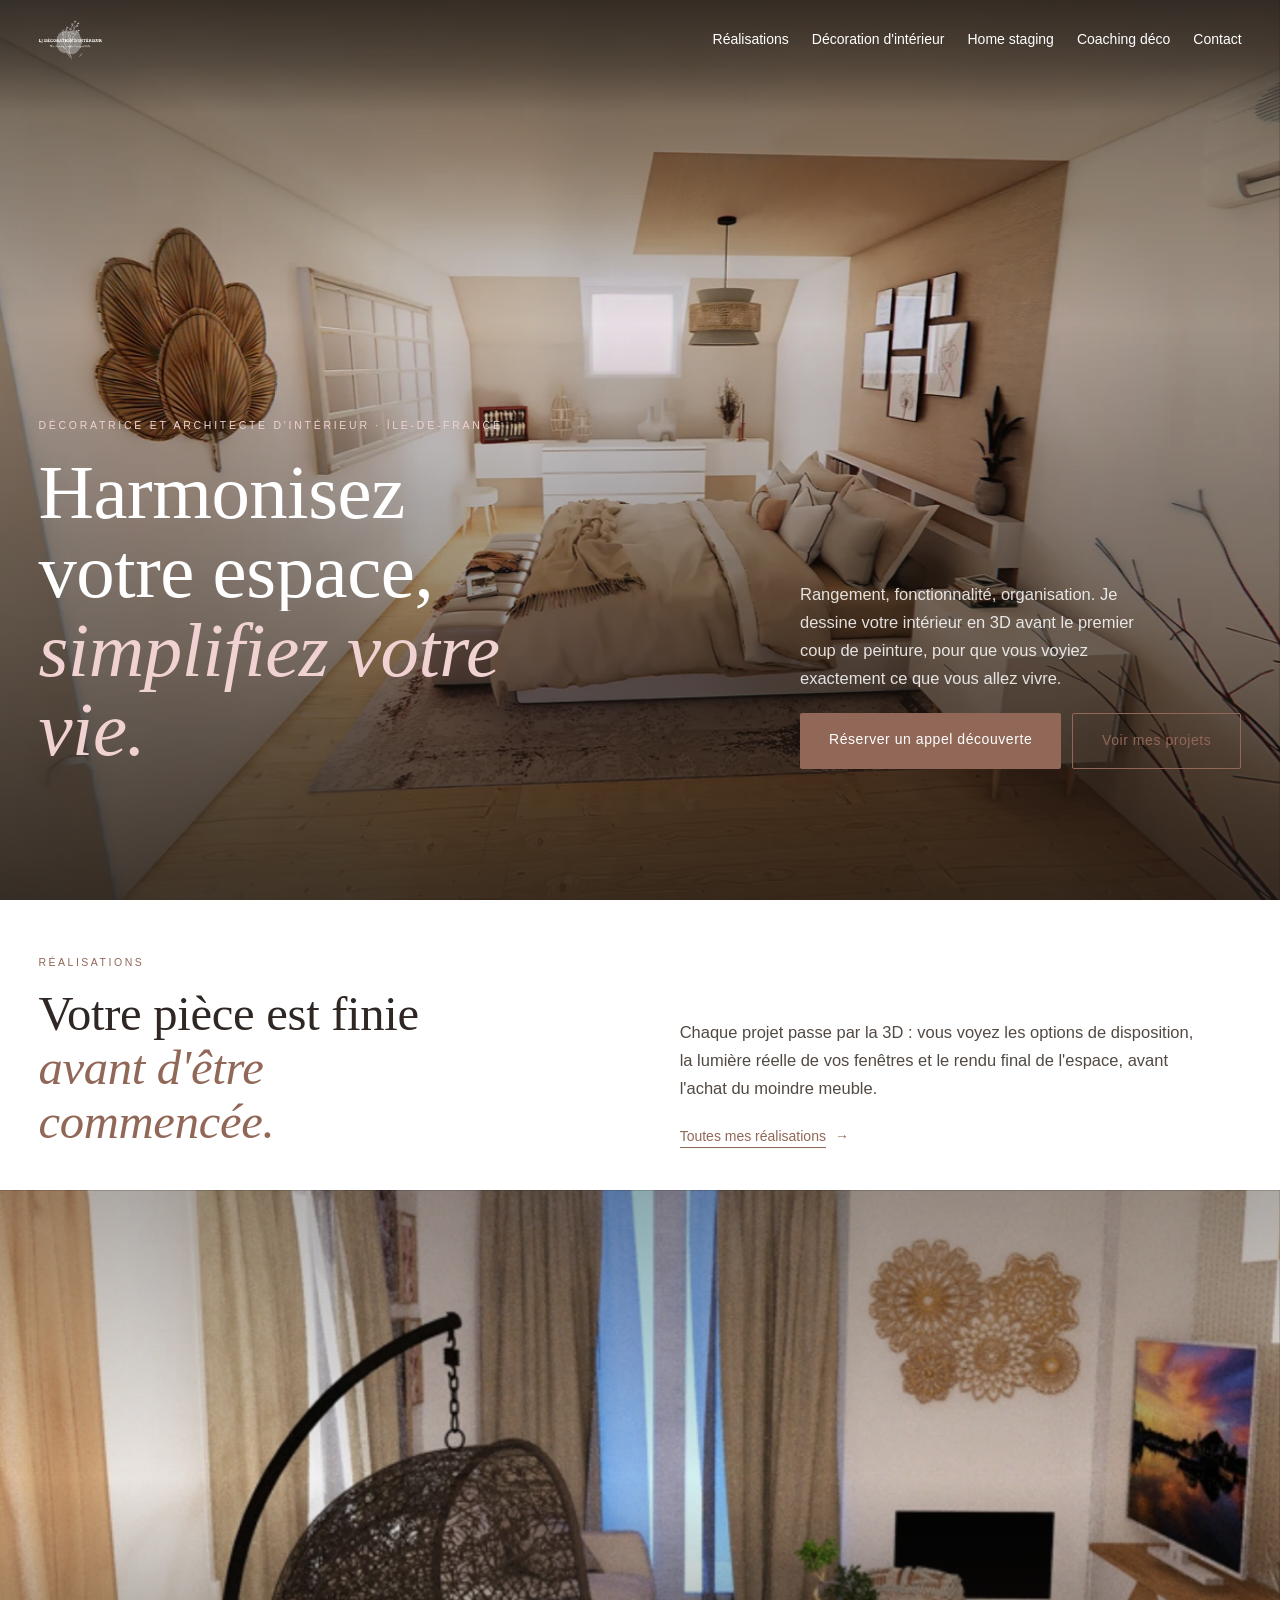
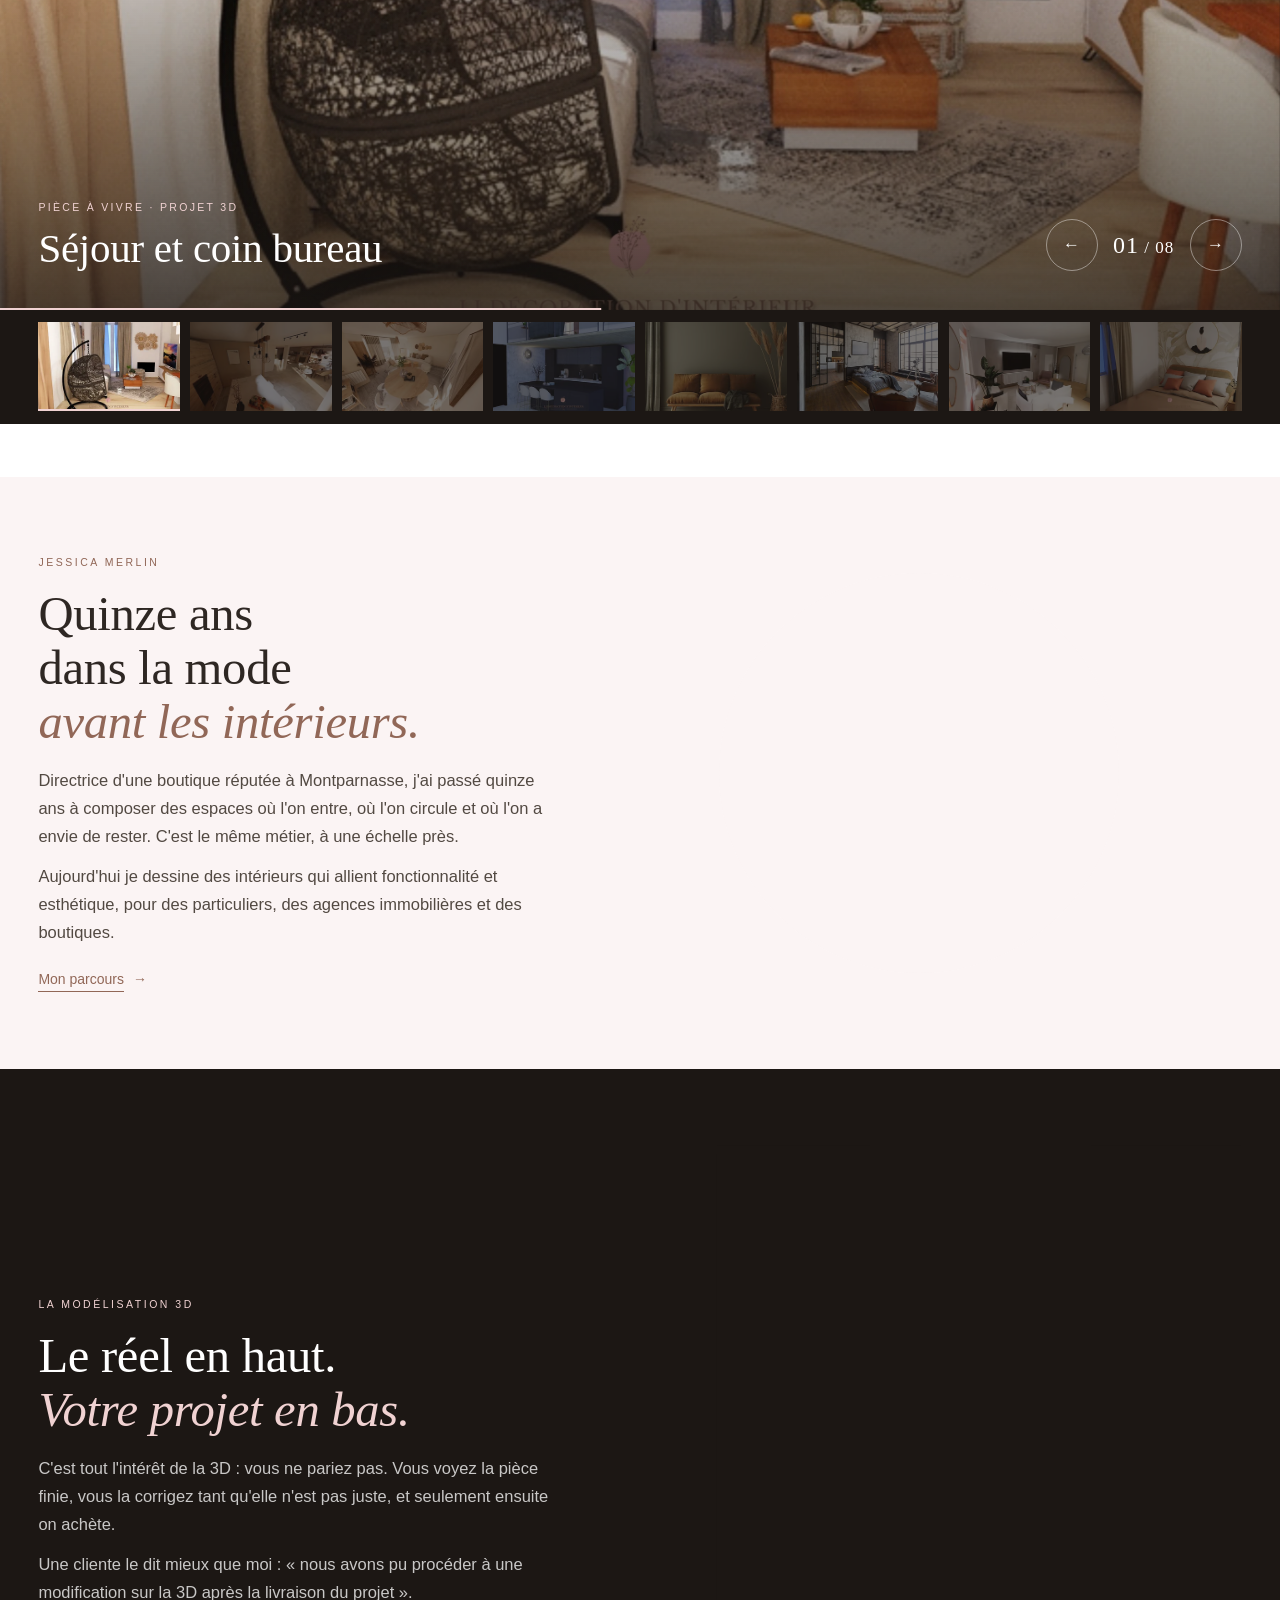
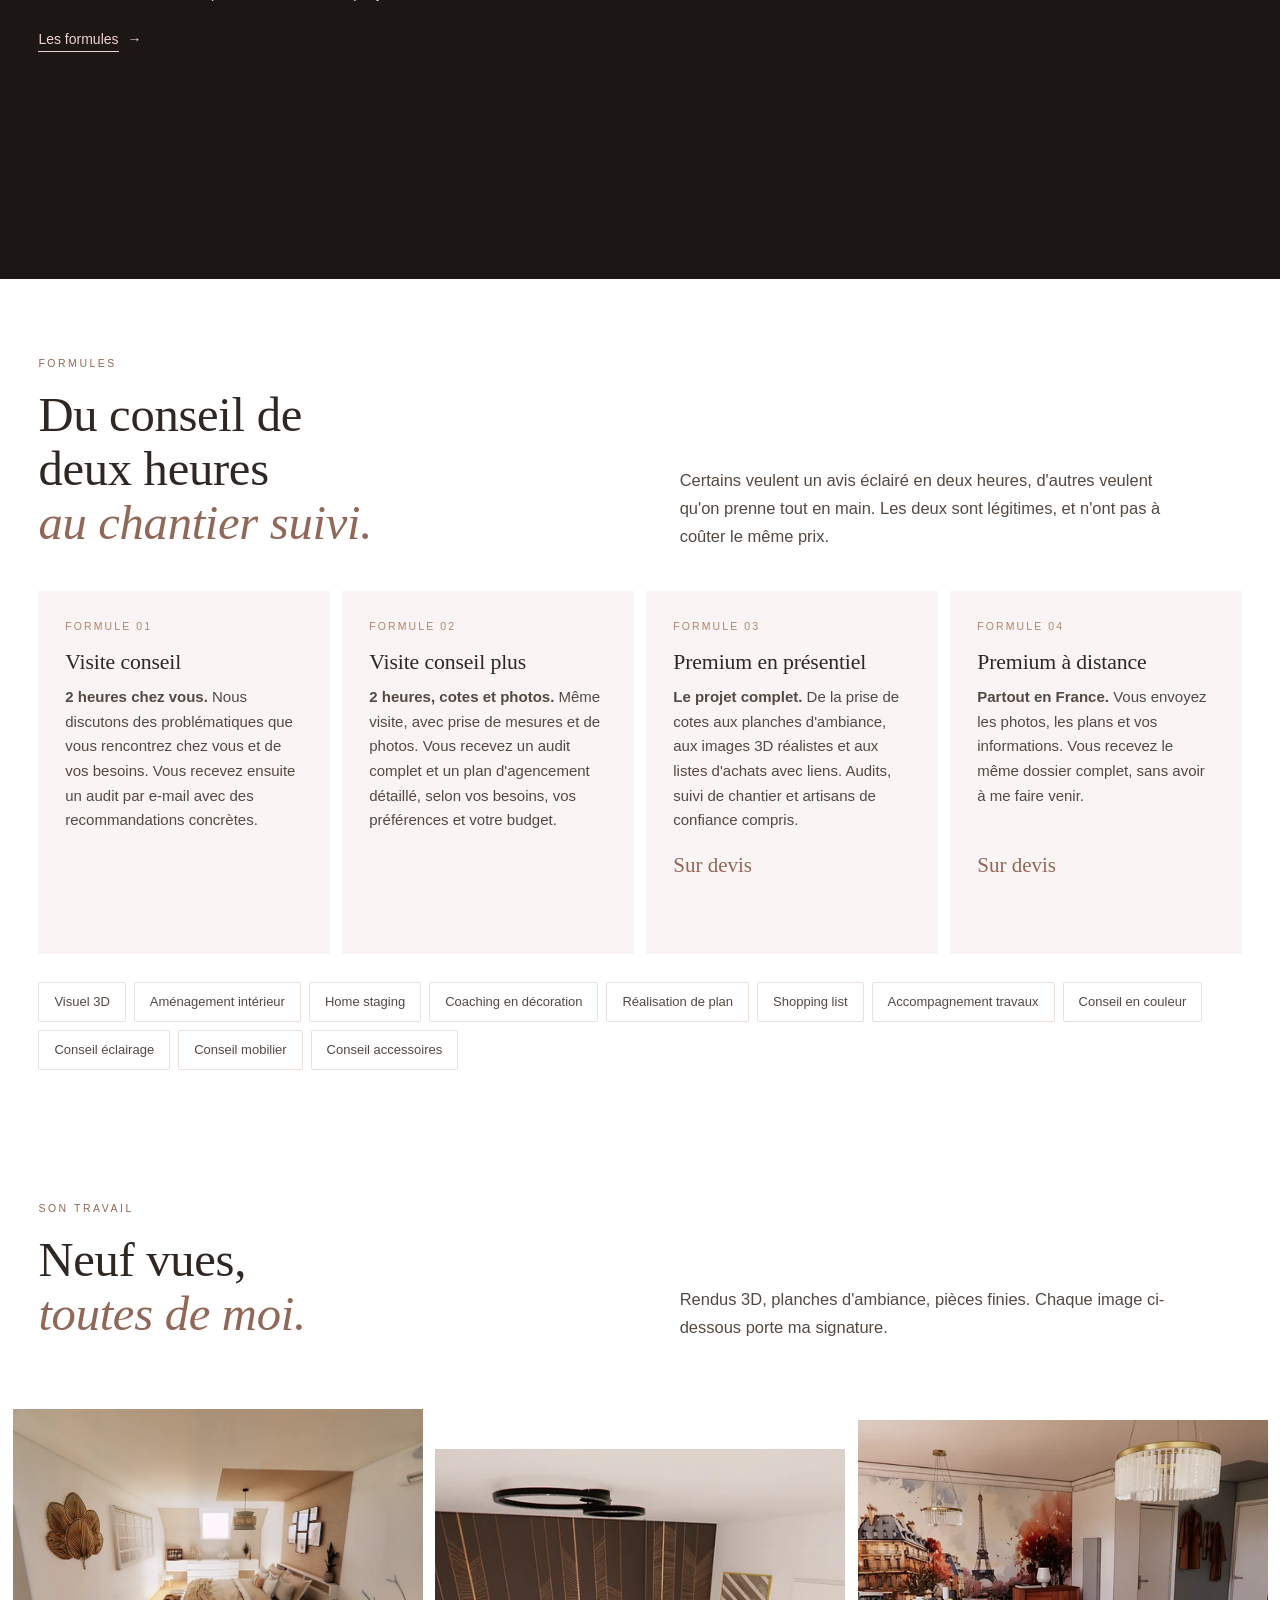
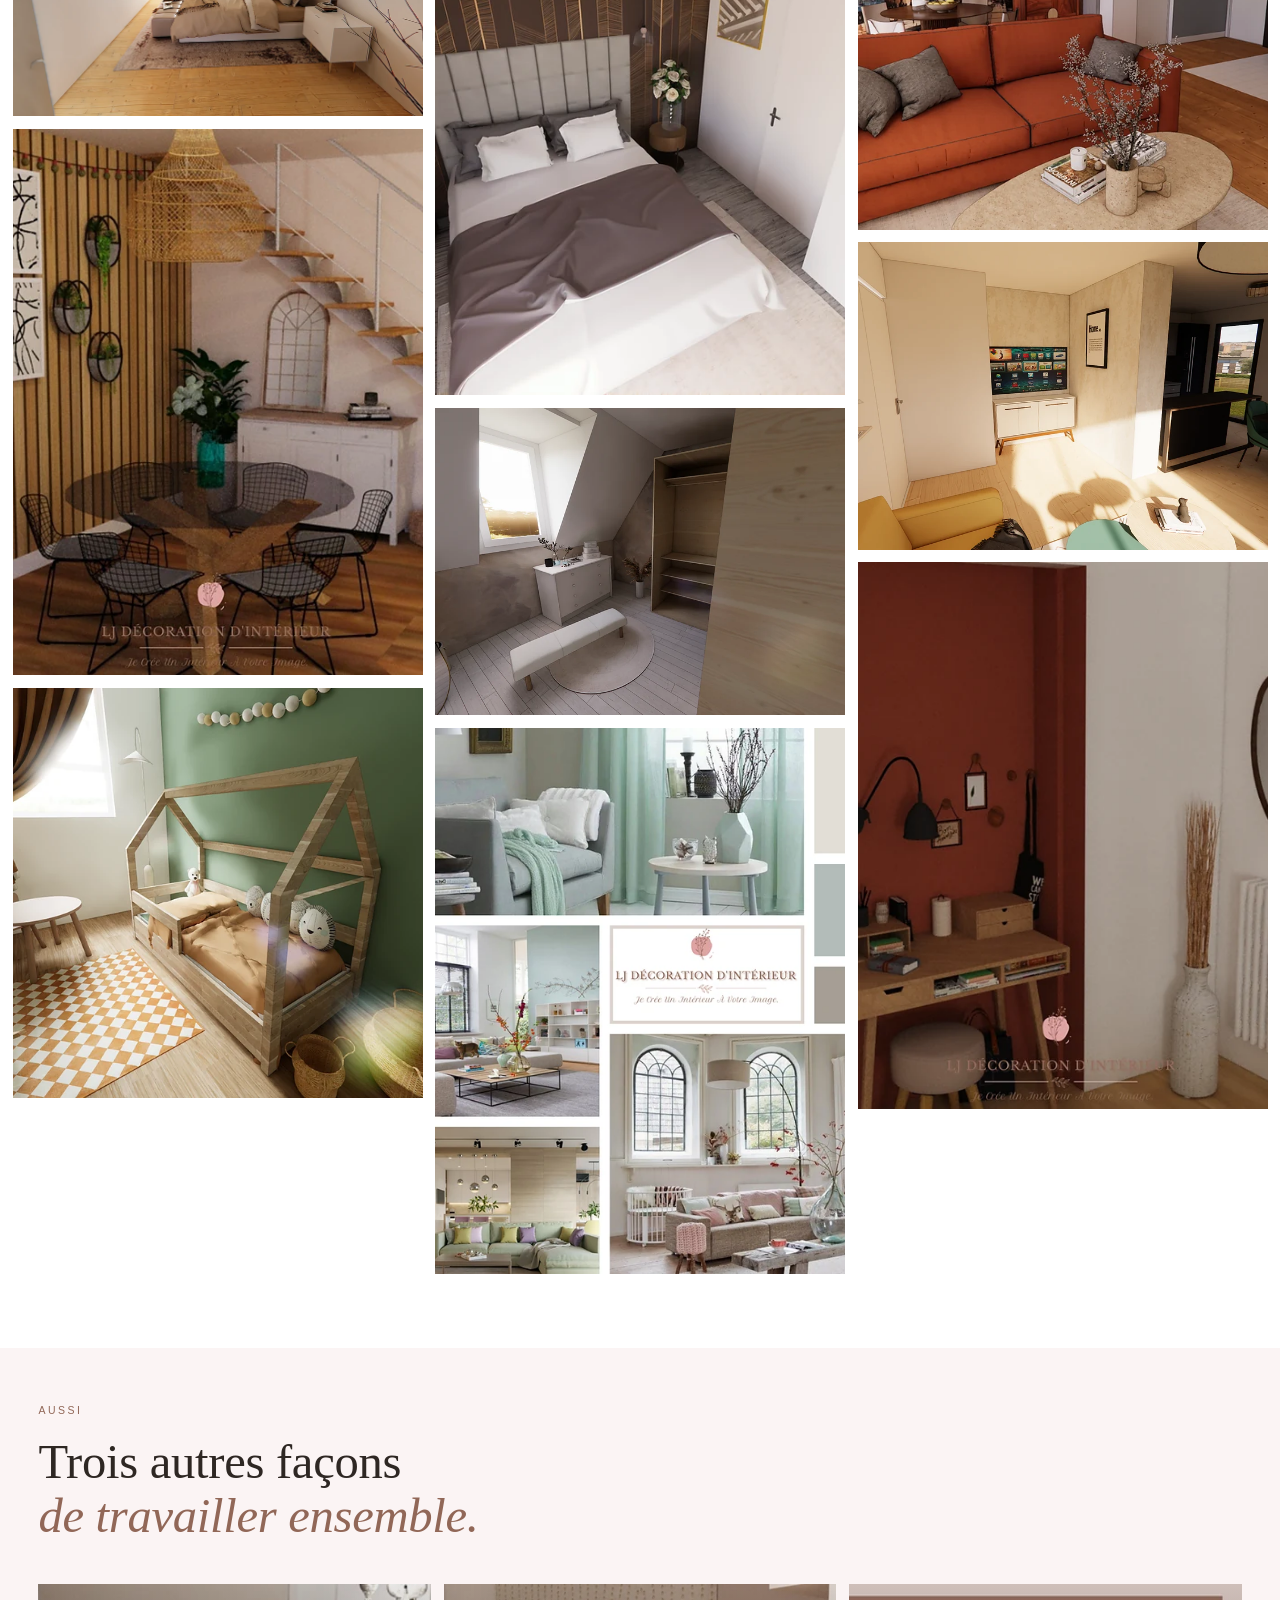
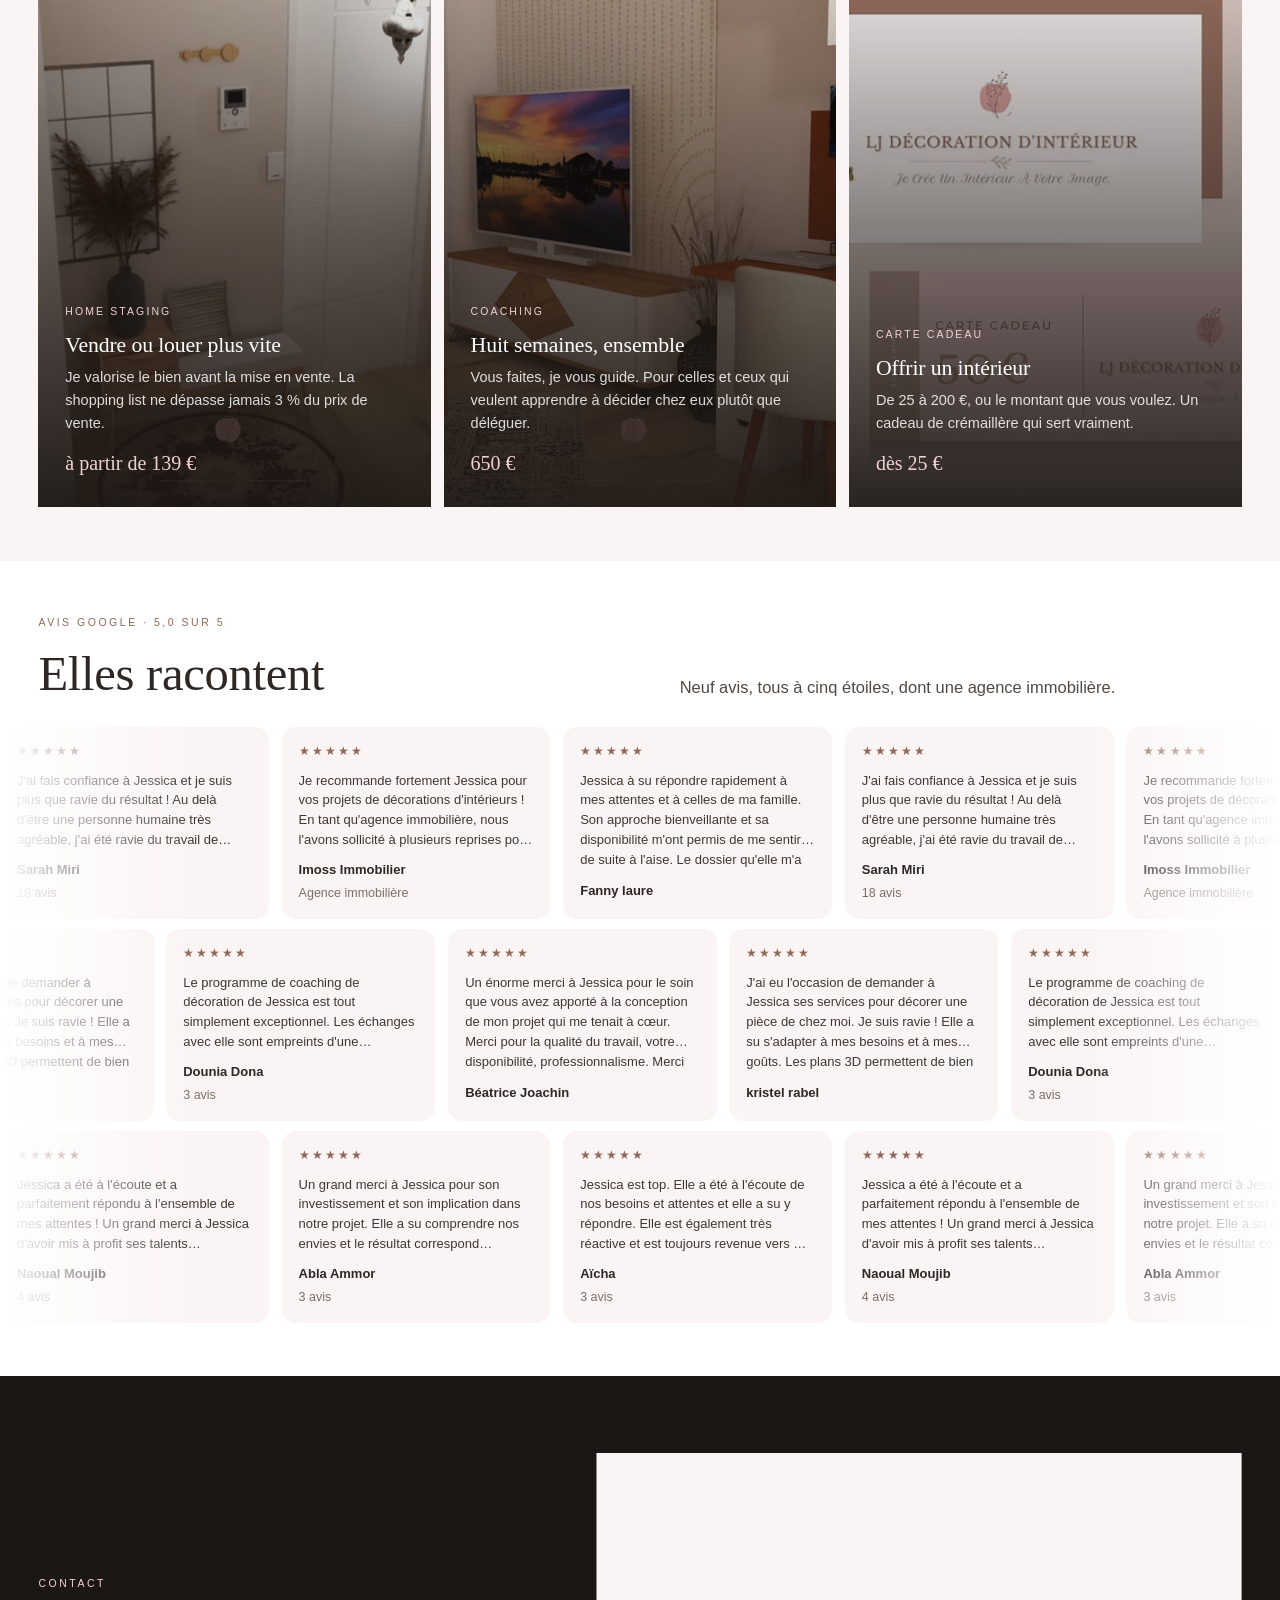
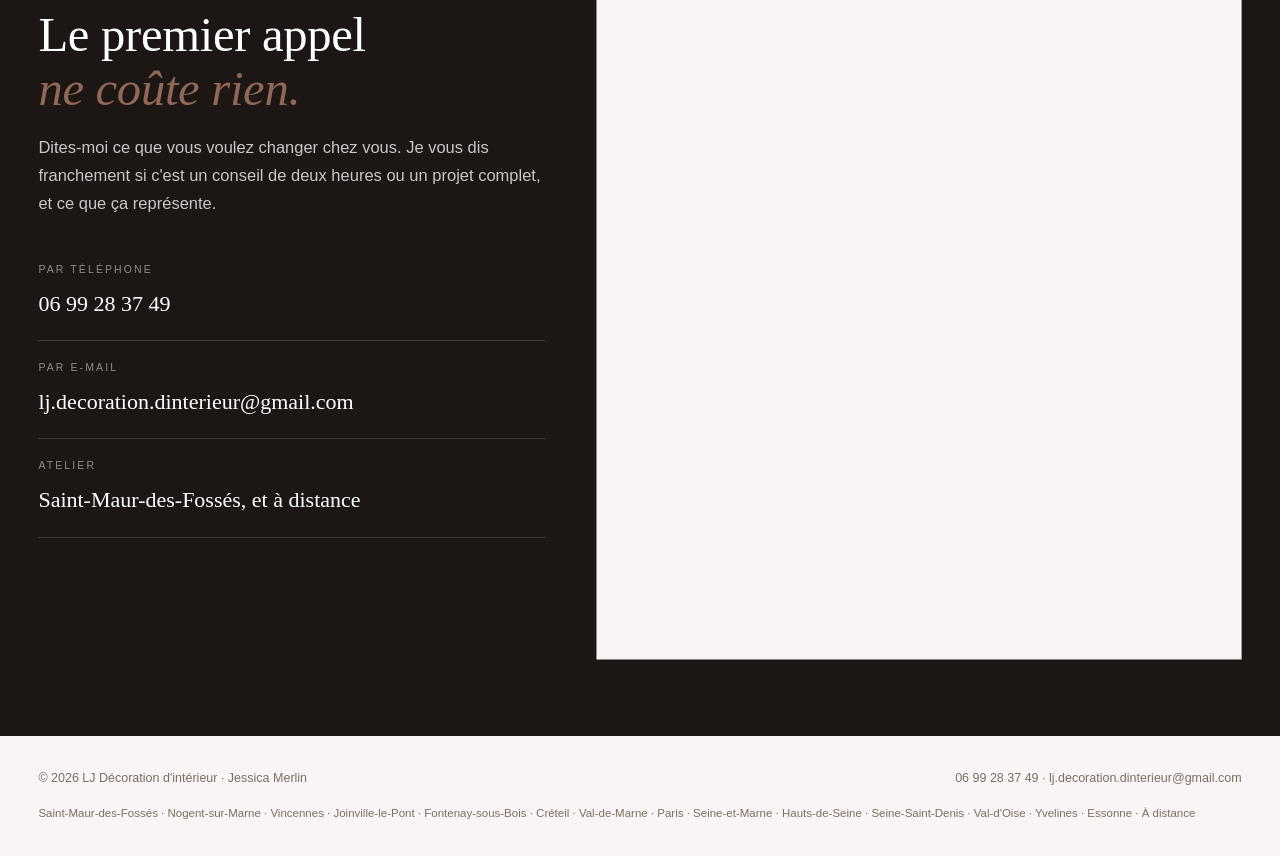
<file: index.html>
<!DOCTYPE html>
<html lang="fr">
<head>
<meta charset="utf-8">
<meta name="viewport" content="width=device-width,initial-scale=1,viewport-fit=cover">
<title>LJ Décoration d&#x27;intérieur · Jessica Merlin, décoratrice et architecte d&#x27;intérieur en Île-de-France</title>
<meta name="description" content="Décoratrice et architecte d&#x27;intérieur à Saint-Maur-des-Fossés. Projets modélisés en 3D, home staging, coaching déco. Île-de-France et à distance.">
<meta name="robots" content="noindex,nofollow">
<meta name="theme-color" content="#FBF4F4">
<meta property="og:title" content="LJ Décoration d&#x27;intérieur · Jessica Merlin, décoratrice et architecte d&#x27;intérieur en Île-de-France">
<meta property="og:description" content="Décoratrice et architecte d&#x27;intérieur à Saint-Maur-des-Fossés. Projets modélisés en 3D, home staging, coaching déco. Île-de-France et à distance.">
<meta property="og:type" content="website">
<link rel="icon" href="assets/logo.webp">
<link rel="stylesheet" href="site.css">
<script type="application/ld+json">{"@context": "https://schema.org", "@type": "ProfessionalService", "name": "LJ Décoration d'intérieur", "founder": {"@type": "Person", "name": "Jessica Merlin"}, "telephone": "+33699283749", "email": "lj.decoration.dinterieur@gmail.com", "address": {"@type": "PostalAddress", "addressLocality": "Saint-Maur-des-Fossés", "postalCode": "94100", "addressCountry": "FR"}, "areaServed": ["Saint-Maur-des-Fossés", "Nogent-sur-Marne", "Vincennes", "Joinville-le-Pont", "Fontenay-sous-Bois", "Créteil", "Val-de-Marne", "Paris", "Seine-et-Marne", "Hauts-de-Seine", "Seine-Saint-Denis", "Val-d'Oise", "Yvelines", "Essonne"], "priceRange": "€€", "aggregateRating": {"@type": "AggregateRating", "ratingValue": "5", "reviewCount": 9}}</script>
</head>
<body>
<header class="bar">
  <a class="logo" href="index.html"><img src="assets/logo-t.webp" alt="LJ Décoration d&#x27;intérieur, Jessica Merlin" fetchpriority="high" decoding="async" width="420" height="262"></a>
  <nav class="menu"><a href="realisations.html">Réalisations</a><a href="decoration.html">Décoration d&#x27;intérieur</a><a href="home-staging.html">Home staging</a><a href="coaching.html">Coaching déco</a><a href="contact.html">Contact</a>
    <button class="plus" aria-label="Toutes les pages"><i></i><i></i><i></i></button>
  </nav>
</header>
<div class="nappe"><ol><li><a href="index.html"><em>01</em>Accueil</a></li><li><a href="realisations.html"><em>02</em>Réalisations</a></li><li><a href="decoration.html"><em>03</em>Décoration d&#x27;intérieur</a></li><li><a href="home-staging.html"><em>04</em>Home staging</a></li><li><a href="coaching.html"><em>05</em>Coaching déco</a></li><li><a href="carte-cadeau.html"><em>06</em>Carte cadeau</a></li><li><a href="journal.html"><em>07</em>Le journal</a></li><li><a href="avis.html"><em>08</em>Elles racontent</a></li><li><a href="a-propos.html"><em>09</em>Jessica Merlin</a></li><li><a href="contact.html"><em>10</em>Contact</a></li>
  <li class="coord">
    <div>Par téléphone<b>06 99 28 37 49</b></div>
    <div>Par e-mail<b style="font-size:15px">lj.decoration.dinterieur@gmail.com</b></div>
    <div>Atelier<b style="font-size:15px">Saint-Maur-des-Fossés</b></div>
  </li></ol></div>
<div class="rideau" id="rideau">
  <img class="marque-gr" src="assets/logo-t.webp" alt="LJ Décoration d'intérieur"
       width="420" height="262" fetchpriority="high">
</div>
<div class="loupe" hidden>
  <span class="fond-clic"></span>
  <button class="fermer" type="button" aria-label="Fermer">&times;</button>
  <button class="lp prec" type="button" aria-label="Photo précédente">&larr;</button>
  <img alt="">
  <button class="lp suiv" type="button" aria-label="Photo suivante">&rarr;</button>
  <span class="lg"></span>
</div>
<main>

<section class="hero">
  <div class="fond"><img src="assets/h-accueil.webp" srcset="assets/h-accueil-s.webp 1600w, assets/h-accueil.webp 3200w" sizes="100vw" alt="Séjour et canapé d&#x27;angle, projet 3D de Jessica Merlin" fetchpriority="high" data-loupe decoding="async" width="3200" height="1800"></div>
  <div class="voileN"></div>
  <div class="dedans"><div class="w">
    <div class="eyebrow">Décoratrice et architecte d'intérieur · <span class="nb">Île-de-France</span></div>
    <div class="bas">
      <h1><span class="mot"><span>Harmonisez</span></span><span class="mot"><span>votre espace,</span></span><span class="mot"><span><em>simplifiez votre vie.</em></span></span></h1>
      <div><p class="sous">Rangement, fonctionnalité, organisation. Je dessine votre intérieur en 3D avant le premier coup de peinture, pour que vous voyiez exactement ce que vous allez vivre.</p><div class="duo"><a class="b b1" href="contact.html">Réserver un appel découverte</a><a class="b b2" href="realisations.html">Voir mes projets</a></div></div>
    </div>
  </div></div>
</section>

<section class="serre"><div class="w">
  <div class="entete">
    <div><div class="tag r">Réalisations</div>
      <h2 class="r">Votre pièce est finie<br><em>avant d'être commencée.</em></h2></div>
    <div><p class="p r">Chaque projet passe par la 3D : vous voyez les options de disposition, la
    lumière réelle de vos fenêtres et le rendu final de l'espace, avant l'achat du moindre
    meuble.</p>
    <a class="lien r" href="realisations.html"><u>Toutes mes réalisations</u> <span class="fl">→</span></a></div>
  </div>
</div>
<div class="carr" tabindex="0" aria-label="Ses réalisations">
  <div class="piste"><div class="vue" data-nom="Séjour et coin bureau" data-meta="Pièce à vivre · Projet 3D"><img src="assets/sejour-1.webp" srcset="assets/sejour-1-s.webp 900w, assets/sejour-1.webp 1800w" sizes="100vw" alt="Séjour et coin bureau" loading="lazy" data-loupe decoding="async" width="1800" height="1200"></div><div class="vue" data-nom="Cuisine ouverte sur le séjour" data-meta="Cuisine · Projet 3D"><img src="assets/p04.webp" srcset="assets/p04-s.webp 1100w, assets/p04.webp 2200w" sizes="100vw" alt="Cuisine ouverte sur le séjour" loading="lazy" data-loupe decoding="async" width="2200" height="1238"></div><div class="vue" data-nom="Studio, coin repas et couchage" data-meta="Studio · Projet 3D"><img data-src="assets/p02.webp" data-srcset="assets/p02-s.webp 1100w, assets/p02.webp 2200w" sizes="100vw" alt="Studio, coin repas et couchage" data-loupe decoding="async" width="2200" height="1238"></div><div class="vue" data-nom="Cuisine bleu nuit" data-meta="Cuisine · Projet 3D"><img data-src="assets/bleu-1.webp" data-srcset="assets/bleu-1-s.webp 900w, assets/bleu-1.webp 1800w" sizes="100vw" alt="Cuisine bleu nuit" data-loupe decoding="async" width="1800" height="1200"></div><div class="vue" data-nom="Banquette moutarde, mur vert" data-meta="Séjour · Projet 3D"><img data-src="assets/p10.webp" data-srcset="assets/p10-s.webp 1100w, assets/p10.webp 2200w" sizes="100vw" alt="Banquette moutarde, mur vert" data-loupe decoding="async" width="2200" height="2101"></div><div class="vue" data-nom="Chambre en loft, verrière" data-meta="Chambre · Projet 3D"><img data-src="assets/p12.webp" data-srcset="assets/p12-s.webp 1100w, assets/p12.webp 2200w" sizes="100vw" alt="Chambre en loft, verrière" data-loupe decoding="async" width="2200" height="1467"></div><div class="vue" data-nom="Séjour et miroirs ronds" data-meta="Séjour · Projet 3D"><img data-src="assets/p09.webp" data-srcset="assets/p09-s.webp 1100w, assets/p09.webp 2200w" sizes="100vw" alt="Séjour et miroirs ronds" data-loupe decoding="async" width="2200" height="1238"></div><div class="vue" data-nom="Chambre et tête de lit ronde" data-meta="Chambre · Projet 3D"><img data-src="assets/g05.webp" data-srcset="assets/g05-s.webp 900w, assets/g05.webp 1800w" sizes="100vw" alt="Chambre et tête de lit ronde" data-loupe decoding="async" width="1800" height="1200"></div></div>
  <div class="info"><div class="dedans">
    <div class="titre"><span class="meta"></span><span class="d"></span></div>
    <div class="cmd">
      <button class="fl prec" type="button" aria-label="Précédent">←</button>
      <span class="compte"><b>01</b> / 08</span>
      <button class="fl suiv" type="button" aria-label="Suivant">→</button>
    </div>
  </div></div>
  <span class="jauge"></span>
</div>
<div class="vign"><button type="button" aria-label="Séjour et coin bureau"><img src="assets/sejour-1-t.webp" alt="" loading="lazy" decoding="async" width="340" height="227"></button><button type="button" aria-label="Cuisine ouverte sur le séjour"><img src="assets/p04-t.webp" alt="" loading="lazy" decoding="async" width="340" height="227"></button><button type="button" aria-label="Studio, coin repas et couchage"><img src="assets/p02-t.webp" alt="" loading="lazy" decoding="async" width="340" height="227"></button><button type="button" aria-label="Cuisine bleu nuit"><img src="assets/bleu-1-t.webp" alt="" loading="lazy" decoding="async" width="340" height="227"></button><button type="button" aria-label="Banquette moutarde, mur vert"><img src="assets/p10-t.webp" alt="" loading="lazy" decoding="async" width="340" height="227"></button><button type="button" aria-label="Chambre en loft, verrière"><img src="assets/p12-t.webp" alt="" loading="lazy" decoding="async" width="340" height="227"></button><button type="button" aria-label="Séjour et miroirs ronds"><img src="assets/p09-t.webp" alt="" loading="lazy" decoding="async" width="340" height="227"></button><button type="button" aria-label="Chambre et tête de lit ronde"><img src="assets/g05-t.webp" alt="" loading="lazy" decoding="async" width="340" height="227"></button></div>
</section>

<section class="blush"><div class="w">
  <div class="duo2 large">
    <div>
      <div class="tag r">Jessica Merlin</div>
      <h2 class="r">Quinze ans dans la mode<br><em>avant les intérieurs.</em></h2>
      <p class="p r">Directrice d'une boutique réputée à Montparnasse, j'ai passé quinze ans à
      composer des espaces où l'on entre, où l'on circule et où l'on a envie de rester. C'est le
      même métier, à une échelle près.</p>
      <p class="p r">Aujourd'hui je dessine des intérieurs qui allient fonctionnalité et esthétique,
      pour des particuliers, des agences immobilières et des boutiques.</p>
      <a class="lien r" href="a-propos.html"><u>Mon parcours</u> <span class="fl">→</span></a>
    </div>
    <div class="r"><img class="voile rond" src="assets/portrait.webp" alt="Jessica Merlin, décoratrice d&#x27;intérieur" loading="lazy" data-loupe decoding="async" width="934" height="934"></div>
  </div>
</div></section>

<section class="preuve"><div class="w">
  <div class="box">
    <div>
      <div class="tag r">La modélisation 3D</div>
      <h2 class="r">Le réel en haut.<br><em>Votre projet en bas.</em></h2>
      <p class="p r">C'est tout l'intérêt de la 3D : vous ne pariez pas. Vous voyez la pièce finie,
      vous la corrigez tant qu'elle n'est pas juste, et seulement ensuite on achète.</p>
      <p class="p r">Une cliente le dit mieux que moi : « nous avons pu procéder à une modification
      sur la 3D après la livraison du projet ».</p>
      <a class="lien r" href="decoration.html"><u>Les formules</u> <span class="fl">→</span></a>
    </div>
    <div class="r"><img class="voile" src="assets/avant-apres.webp" srcset="assets/avant-apres-s.webp 540w, assets/avant-apres.webp 1080w" sizes="(max-width:900px) 100vw, 560px" alt="Le réel et le concept 3D du même séjour" loading="lazy" data-loupe decoding="async" width="1080" height="1350"></div>
  </div>
</div></section>

<section><div class="w">
  <div class="entete">
    <div><div class="tag r">Formules</div>
      <h2 class="r">Du conseil de deux heures<br><em>au chantier suivi.</em></h2></div>
    <div><p class="p r">Certains veulent un avis éclairé en deux heures, d'autres veulent qu'on
    prenne tout en main. Les deux sont légitimes, et n'ont pas à coûter le même prix.</p></div>
  </div>
  <div class="grille"><a class="card r" href="contact.html"><span class="lueur-v"></span><span class="n">Formule 01</span><h3>Visite conseil</h3><p><b style="font-weight:600">2 heures chez vous.</b> Nous discutons des problématiques que vous rencontrez chez vous et de vos besoins. Vous recevez ensuite un audit par e-mail avec des recommandations concrètes.</p><span class="fl2">&rarr;</span></a><a class="card r" href="contact.html"><span class="lueur-v"></span><span class="n">Formule 02</span><h3>Visite conseil plus</h3><p><b style="font-weight:600">2 heures, cotes et photos.</b> Même visite, avec prise de mesures et de photos. Vous recevez un audit complet et un plan d&#x27;agencement détaillé, selon vos besoins, vos préférences et votre budget.</p><span class="fl2">&rarr;</span></a><a class="card r" href="contact.html"><span class="lueur-v"></span><span class="n">Formule 03</span><h3>Premium en présentiel</h3><p><b style="font-weight:600">Le projet complet.</b> De la prise de cotes aux planches d&#x27;ambiance, aux images 3D réalistes et aux listes d&#x27;achats avec liens. Audits, suivi de chantier et artisans de confiance compris.</p><span class="prix">Sur devis</span><span class="fl2">&rarr;</span></a><a class="card r" href="contact.html"><span class="lueur-v"></span><span class="n">Formule 04</span><h3>Premium à distance</h3><p><b style="font-weight:600">Partout en France.</b> Vous envoyez les photos, les plans et vos informations. Vous recevez le même dossier complet, sans avoir à me faire venir.</p><span class="prix">Sur devis</span><span class="fl2">&rarr;</span></a></div>
  <div class="presta r"><a href="realisations.html"><span class="lueur-v"></span>Visuel 3D</a><a href="decoration.html"><span class="lueur-v"></span>Aménagement intérieur</a><a href="home-staging.html"><span class="lueur-v"></span>Home staging</a><a href="coaching.html"><span class="lueur-v"></span>Coaching en décoration</a><a href="decoration.html"><span class="lueur-v"></span>Réalisation de plan</a><a href="decoration.html"><span class="lueur-v"></span>Shopping list</a><a href="decoration.html"><span class="lueur-v"></span>Accompagnement travaux</a><a href="decoration.html"><span class="lueur-v"></span>Conseil en couleur</a><a href="decoration.html"><span class="lueur-v"></span>Conseil éclairage</a><a href="decoration.html"><span class="lueur-v"></span>Conseil mobilier</a><a href="decoration.html"><span class="lueur-v"></span>Conseil accessoires</a></div>
</div></section>

<section class="serre"><div class="w">
  <div class="entete">
    <div><div class="tag r">Son travail</div>
      <h2 class="r">Neuf vues,<br><em>toutes de moi.</em></h2></div>
    <div><p class="p r">Rendus 3D, planches d'ambiance, pièces finies. Chaque image ci-dessous
    porte ma signature.</p></div>
  </div>
</div>
<div class="bande"><div class="colonnes"><div class="cl"><figure class="fig h2"><img src="assets/p03.webp" srcset="assets/p03-s.webp 1100w, assets/p03.webp 2200w" sizes="33vw" alt="Réalisation de Jessica Merlin" loading="lazy" data-loupe decoding="async" width="2200" height="1238"></figure><figure class="fig h4"><img src="assets/g02.webp" srcset="assets/g02-s.webp 900w, assets/g02.webp 1800w" sizes="33vw" alt="Réalisation de Jessica Merlin" loading="lazy" data-loupe decoding="async" width="1800" height="1200"></figure><figure class="fig h1"><img src="assets/b03.webp" srcset="assets/b03-s.webp 960w, assets/b03.webp 1920w" sizes="33vw" alt="Réalisation de Jessica Merlin" loading="lazy" data-loupe decoding="async" width="1920" height="1080"></figure></div><div class="cl"><figure class="fig h4"><img src="assets/p06.webp" srcset="assets/p06-s.webp 1100w, assets/p06.webp 2200w" sizes="33vw" alt="Réalisation de Jessica Merlin" loading="lazy" data-loupe decoding="async" width="2200" height="1238"></figure><figure class="fig h2"><img src="assets/b05.webp" srcset="assets/b05-s.webp 960w, assets/b05.webp 1920w" sizes="33vw" alt="Réalisation de Jessica Merlin" loading="lazy" data-loupe decoding="async" width="1920" height="1080"></figure><figure class="fig h4"><img src="assets/moodboard-1.webp" srcset="assets/moodboard-1-s.webp 540w, assets/moodboard-1.webp 1080w" sizes="33vw" alt="Réalisation de Jessica Merlin" loading="lazy" data-loupe decoding="async" width="1080" height="1350"></figure></div><div class="cl"><figure class="fig h1"><img src="assets/b07.webp" srcset="assets/b07-s.webp 960w, assets/b07.webp 1920w" sizes="33vw" alt="Réalisation de Jessica Merlin" loading="lazy" data-loupe decoding="async" width="1920" height="1080"></figure><figure class="fig h2"><img src="assets/p13.webp" srcset="assets/p13-s.webp 960w, assets/p13.webp 1920w" sizes="33vw" alt="Réalisation de Jessica Merlin" loading="lazy" data-loupe decoding="async" width="1920" height="1080"></figure><figure class="fig h4"><img src="assets/g06.webp" srcset="assets/g06-s.webp 900w, assets/g06.webp 1800w" sizes="33vw" alt="Réalisation de Jessica Merlin" loading="lazy" data-loupe decoding="async" width="1800" height="1200"></figure></div></div></div>
</section>

<section class="blush serre"><div class="w">
  <div class="entete">
    <div><div class="tag r">Aussi</div>
      <h2 class="r">Trois autres façons<br><em>de travailler ensemble.</em></h2></div>
    <div></div>
  </div>
  <div class="grille trois">
  <a class="carte-im r" href="home-staging.html"><span class="lueur-v"></span><img src="assets/entree.webp" srcset="assets/entree-s.webp 900w, assets/entree.webp 1800w" sizes="33vw" alt="Home staging" loading="lazy" data-loupe decoding="async" width="1800" height="1200">
    <span class="n">Home staging</span><h3>Vendre ou louer plus vite</h3>
    <p>Je valorise le bien avant la mise en vente. La shopping list ne dépasse jamais 3 % du prix
    de vente.</p><span class="prix">à partir de 139 €</span></a>
  <a class="carte-im r" href="coaching.html"><span class="lueur-v"></span><img src="assets/sejour-3.webp" srcset="assets/sejour-3-s.webp 900w, assets/sejour-3.webp 1800w" sizes="33vw" alt="Coaching déco" loading="lazy" data-loupe decoding="async" width="1800" height="1200">
    <span class="n">Coaching</span><h3>Huit semaines, ensemble</h3>
    <p>Vous faites, je vous guide. Pour celles et ceux qui veulent apprendre à décider chez eux
    plutôt que déléguer.</p><span class="prix">650 €</span></a>
  <a class="carte-im r" href="carte-cadeau.html"><span class="lueur-v"></span><img src="assets/carte.webp" srcset="assets/carte-s.webp 540w, assets/carte.webp 1080w" sizes="33vw" alt="Carte cadeau" loading="lazy" data-loupe decoding="async" width="1080" height="928">
    <span class="n">Carte cadeau</span><h3>Offrir un intérieur</h3>
    <p>De 25 à 200 €, ou le montant que vous voulez. Un cadeau de crémaillère qui sert
    vraiment.</p><span class="prix">dès 25 €</span></a>
</div>
</div></section>

<section class="serre avis-fil"><div class="w">
  <div class="entete"><div><div class="tag r">Avis Google · 5,0 sur 5</div>
    <h2 class="r">Elles racontent</h2></div><div><p class="p r">Neuf avis, tous à cinq étoiles, dont une agence immobilière.</p></div></div>
</div>
<div class="fils r"><div class="fil"><div class="tapis"><div class="ruban"><article class="av"><div class="etoiles">★★★★★</div><q>J&#x27;ai fais confiance à Jessica et je suis plus que ravie du résultat ! Au delà d&#x27;être une personne humaine très agréable, j&#x27;ai été ravie du travail de qualité fourni par Jessica et de son professionnalisme, elle a su comprendre ma demande très rapidement et tout ça a un prix plus que raisonnable ! Je ne peux que recommander ses services encore merci d&#x27;avoir rendu mon appartement aussi beau et chaleureux !</q><div class="qui"><b>Sarah Miri</b><span>18 avis</span><div style="font-size:12px;color:var(--terre);margin-top:5px">Ponctualité, professionnalisme, qualité, rapport qualité-prix, réactivité</div></div></article><article class="av"><div class="etoiles">★★★★★</div><q>Je recommande fortement Jessica pour vos projets de décorations d&#x27;intérieurs ! En tant qu&#x27;agence immobilière, nous l&#x27;avons sollicité à plusieurs reprises pour des projets avec nos clients acheteurs qui avaient besoin de projection pour un nouvel agencement. Elle a parfaitement su répondre à toutes nos demandes et les clients en étaient ravie.</q><div class="qui"><b>Imoss Immobilier</b><span>Agence immobilière</span></div></article><article class="av"><div class="etoiles">★★★★★</div><q>Jessica à su répondre rapidement à mes attentes et à celles de ma famille. Son approche bienveillante et sa disponibilité m&#x27;ont permis de me sentir de suite à l&#x27;aise. Le dossier qu&#x27;elle m&#x27;a remis était vraiment complet, les photos réalistes 3D nous ont permis de réellement nous projeter. Le grand plus c&#x27;est que nous avons pu procéder à une modification sur la 3D après la livraison du projet.</q><div class="qui"><b>Fanny laure</b></div></article><article class="av"><div class="etoiles">★★★★★</div><q>J&#x27;ai fais confiance à Jessica et je suis plus que ravie du résultat ! Au delà d&#x27;être une personne humaine très agréable, j&#x27;ai été ravie du travail de qualité fourni par Jessica et de son professionnalisme, elle a su comprendre ma demande très rapidement et tout ça a un prix plus que raisonnable ! Je ne peux que recommander ses services encore merci d&#x27;avoir rendu mon appartement aussi beau et chaleureux !</q><div class="qui"><b>Sarah Miri</b><span>18 avis</span><div style="font-size:12px;color:var(--terre);margin-top:5px">Ponctualité, professionnalisme, qualité, rapport qualité-prix, réactivité</div></div></article><article class="av"><div class="etoiles">★★★★★</div><q>Je recommande fortement Jessica pour vos projets de décorations d&#x27;intérieurs ! En tant qu&#x27;agence immobilière, nous l&#x27;avons sollicité à plusieurs reprises pour des projets avec nos clients acheteurs qui avaient besoin de projection pour un nouvel agencement. Elle a parfaitement su répondre à toutes nos demandes et les clients en étaient ravie.</q><div class="qui"><b>Imoss Immobilier</b><span>Agence immobilière</span></div></article><article class="av"><div class="etoiles">★★★★★</div><q>Jessica à su répondre rapidement à mes attentes et à celles de ma famille. Son approche bienveillante et sa disponibilité m&#x27;ont permis de me sentir de suite à l&#x27;aise. Le dossier qu&#x27;elle m&#x27;a remis était vraiment complet, les photos réalistes 3D nous ont permis de réellement nous projeter. Le grand plus c&#x27;est que nous avons pu procéder à une modification sur la 3D après la livraison du projet.</q><div class="qui"><b>Fanny laure</b></div></article><article class="av"><div class="etoiles">★★★★★</div><q>J&#x27;ai fais confiance à Jessica et je suis plus que ravie du résultat ! Au delà d&#x27;être une personne humaine très agréable, j&#x27;ai été ravie du travail de qualité fourni par Jessica et de son professionnalisme, elle a su comprendre ma demande très rapidement et tout ça a un prix plus que raisonnable ! Je ne peux que recommander ses services encore merci d&#x27;avoir rendu mon appartement aussi beau et chaleureux !</q><div class="qui"><b>Sarah Miri</b><span>18 avis</span><div style="font-size:12px;color:var(--terre);margin-top:5px">Ponctualité, professionnalisme, qualité, rapport qualité-prix, réactivité</div></div></article><article class="av"><div class="etoiles">★★★★★</div><q>Je recommande fortement Jessica pour vos projets de décorations d&#x27;intérieurs ! En tant qu&#x27;agence immobilière, nous l&#x27;avons sollicité à plusieurs reprises pour des projets avec nos clients acheteurs qui avaient besoin de projection pour un nouvel agencement. Elle a parfaitement su répondre à toutes nos demandes et les clients en étaient ravie.</q><div class="qui"><b>Imoss Immobilier</b><span>Agence immobilière</span></div></article><article class="av"><div class="etoiles">★★★★★</div><q>Jessica à su répondre rapidement à mes attentes et à celles de ma famille. Son approche bienveillante et sa disponibilité m&#x27;ont permis de me sentir de suite à l&#x27;aise. Le dossier qu&#x27;elle m&#x27;a remis était vraiment complet, les photos réalistes 3D nous ont permis de réellement nous projeter. Le grand plus c&#x27;est que nous avons pu procéder à une modification sur la 3D après la livraison du projet.</q><div class="qui"><b>Fanny laure</b></div></article><article class="av"><div class="etoiles">★★★★★</div><q>J&#x27;ai fais confiance à Jessica et je suis plus que ravie du résultat ! Au delà d&#x27;être une personne humaine très agréable, j&#x27;ai été ravie du travail de qualité fourni par Jessica et de son professionnalisme, elle a su comprendre ma demande très rapidement et tout ça a un prix plus que raisonnable ! Je ne peux que recommander ses services encore merci d&#x27;avoir rendu mon appartement aussi beau et chaleureux !</q><div class="qui"><b>Sarah Miri</b><span>18 avis</span><div style="font-size:12px;color:var(--terre);margin-top:5px">Ponctualité, professionnalisme, qualité, rapport qualité-prix, réactivité</div></div></article><article class="av"><div class="etoiles">★★★★★</div><q>Je recommande fortement Jessica pour vos projets de décorations d&#x27;intérieurs ! En tant qu&#x27;agence immobilière, nous l&#x27;avons sollicité à plusieurs reprises pour des projets avec nos clients acheteurs qui avaient besoin de projection pour un nouvel agencement. Elle a parfaitement su répondre à toutes nos demandes et les clients en étaient ravie.</q><div class="qui"><b>Imoss Immobilier</b><span>Agence immobilière</span></div></article><article class="av"><div class="etoiles">★★★★★</div><q>Jessica à su répondre rapidement à mes attentes et à celles de ma famille. Son approche bienveillante et sa disponibilité m&#x27;ont permis de me sentir de suite à l&#x27;aise. Le dossier qu&#x27;elle m&#x27;a remis était vraiment complet, les photos réalistes 3D nous ont permis de réellement nous projeter. Le grand plus c&#x27;est que nous avons pu procéder à une modification sur la 3D après la livraison du projet.</q><div class="qui"><b>Fanny laure</b></div></article><article class="av"><div class="etoiles">★★★★★</div><q>J&#x27;ai fais confiance à Jessica et je suis plus que ravie du résultat ! Au delà d&#x27;être une personne humaine très agréable, j&#x27;ai été ravie du travail de qualité fourni par Jessica et de son professionnalisme, elle a su comprendre ma demande très rapidement et tout ça a un prix plus que raisonnable ! Je ne peux que recommander ses services encore merci d&#x27;avoir rendu mon appartement aussi beau et chaleureux !</q><div class="qui"><b>Sarah Miri</b><span>18 avis</span><div style="font-size:12px;color:var(--terre);margin-top:5px">Ponctualité, professionnalisme, qualité, rapport qualité-prix, réactivité</div></div></article><article class="av"><div class="etoiles">★★★★★</div><q>Je recommande fortement Jessica pour vos projets de décorations d&#x27;intérieurs ! En tant qu&#x27;agence immobilière, nous l&#x27;avons sollicité à plusieurs reprises pour des projets avec nos clients acheteurs qui avaient besoin de projection pour un nouvel agencement. Elle a parfaitement su répondre à toutes nos demandes et les clients en étaient ravie.</q><div class="qui"><b>Imoss Immobilier</b><span>Agence immobilière</span></div></article><article class="av"><div class="etoiles">★★★★★</div><q>Jessica à su répondre rapidement à mes attentes et à celles de ma famille. Son approche bienveillante et sa disponibilité m&#x27;ont permis de me sentir de suite à l&#x27;aise. Le dossier qu&#x27;elle m&#x27;a remis était vraiment complet, les photos réalistes 3D nous ont permis de réellement nous projeter. Le grand plus c&#x27;est que nous avons pu procéder à une modification sur la 3D après la livraison du projet.</q><div class="qui"><b>Fanny laure</b></div></article><article class="av"><div class="etoiles">★★★★★</div><q>J&#x27;ai fais confiance à Jessica et je suis plus que ravie du résultat ! Au delà d&#x27;être une personne humaine très agréable, j&#x27;ai été ravie du travail de qualité fourni par Jessica et de son professionnalisme, elle a su comprendre ma demande très rapidement et tout ça a un prix plus que raisonnable ! Je ne peux que recommander ses services encore merci d&#x27;avoir rendu mon appartement aussi beau et chaleureux !</q><div class="qui"><b>Sarah Miri</b><span>18 avis</span><div style="font-size:12px;color:var(--terre);margin-top:5px">Ponctualité, professionnalisme, qualité, rapport qualité-prix, réactivité</div></div></article><article class="av"><div class="etoiles">★★★★★</div><q>Je recommande fortement Jessica pour vos projets de décorations d&#x27;intérieurs ! En tant qu&#x27;agence immobilière, nous l&#x27;avons sollicité à plusieurs reprises pour des projets avec nos clients acheteurs qui avaient besoin de projection pour un nouvel agencement. Elle a parfaitement su répondre à toutes nos demandes et les clients en étaient ravie.</q><div class="qui"><b>Imoss Immobilier</b><span>Agence immobilière</span></div></article><article class="av"><div class="etoiles">★★★★★</div><q>Jessica à su répondre rapidement à mes attentes et à celles de ma famille. Son approche bienveillante et sa disponibilité m&#x27;ont permis de me sentir de suite à l&#x27;aise. Le dossier qu&#x27;elle m&#x27;a remis était vraiment complet, les photos réalistes 3D nous ont permis de réellement nous projeter. Le grand plus c&#x27;est que nous avons pu procéder à une modification sur la 3D après la livraison du projet.</q><div class="qui"><b>Fanny laure</b></div></article></div></div></div><div class="fil retour"><div class="tapis"><div class="ruban"><article class="av"><div class="etoiles">★★★★★</div><q>Le programme de coaching de décoration de Jessica est tout simplement exceptionnel. Les échanges avec elle sont empreints d&#x27;une bienveillance rare, ce qui rend chaque session agréable et enrichissante. Son expertise et ses conseils ont vraiment une valeur ajoutée, et j&#x27;ai déjà constaté des changements significatifs dans mon espace grâce à ses recommandations avisées.</q><div class="qui"><b>Dounia Dona</b><span>3 avis</span></div></article><article class="av"><div class="etoiles">★★★★★</div><q>J&#x27;ai eu l&#x27;occasion de demander à Jessica ses services pour décorer une pièce de chez moi. Je suis ravie ! Elle a su s&#x27;adapter à mes besoins et à mes goûts. Les plans 3D permettent de bien se projeter et donnent envie d&#x27;entamer la transformation. Je recommande sans hésiter !</q><div class="qui"><b>kristel rabel</b></div></article><article class="av"><div class="etoiles">★★★★★</div><q>Un énorme merci à Jessica pour le soin que vous avez apporté à la conception de mon projet qui me tenait à cœur. Merci pour la qualité du travail, votre disponibilité, professionnalisme. Merci pour les images en 3D qui représentaient mon projet de manière claire et attrayante. Je vous remercie vivement.</q><div class="qui"><b>Béatrice Joachin</b><div style="font-size:12px;color:var(--terre);margin-top:5px">Professionnalisme</div></div></article><article class="av"><div class="etoiles">★★★★★</div><q>Le programme de coaching de décoration de Jessica est tout simplement exceptionnel. Les échanges avec elle sont empreints d&#x27;une bienveillance rare, ce qui rend chaque session agréable et enrichissante. Son expertise et ses conseils ont vraiment une valeur ajoutée, et j&#x27;ai déjà constaté des changements significatifs dans mon espace grâce à ses recommandations avisées.</q><div class="qui"><b>Dounia Dona</b><span>3 avis</span></div></article><article class="av"><div class="etoiles">★★★★★</div><q>J&#x27;ai eu l&#x27;occasion de demander à Jessica ses services pour décorer une pièce de chez moi. Je suis ravie ! Elle a su s&#x27;adapter à mes besoins et à mes goûts. Les plans 3D permettent de bien se projeter et donnent envie d&#x27;entamer la transformation. Je recommande sans hésiter !</q><div class="qui"><b>kristel rabel</b></div></article><article class="av"><div class="etoiles">★★★★★</div><q>Un énorme merci à Jessica pour le soin que vous avez apporté à la conception de mon projet qui me tenait à cœur. Merci pour la qualité du travail, votre disponibilité, professionnalisme. Merci pour les images en 3D qui représentaient mon projet de manière claire et attrayante. Je vous remercie vivement.</q><div class="qui"><b>Béatrice Joachin</b><div style="font-size:12px;color:var(--terre);margin-top:5px">Professionnalisme</div></div></article><article class="av"><div class="etoiles">★★★★★</div><q>Le programme de coaching de décoration de Jessica est tout simplement exceptionnel. Les échanges avec elle sont empreints d&#x27;une bienveillance rare, ce qui rend chaque session agréable et enrichissante. Son expertise et ses conseils ont vraiment une valeur ajoutée, et j&#x27;ai déjà constaté des changements significatifs dans mon espace grâce à ses recommandations avisées.</q><div class="qui"><b>Dounia Dona</b><span>3 avis</span></div></article><article class="av"><div class="etoiles">★★★★★</div><q>J&#x27;ai eu l&#x27;occasion de demander à Jessica ses services pour décorer une pièce de chez moi. Je suis ravie ! Elle a su s&#x27;adapter à mes besoins et à mes goûts. Les plans 3D permettent de bien se projeter et donnent envie d&#x27;entamer la transformation. Je recommande sans hésiter !</q><div class="qui"><b>kristel rabel</b></div></article><article class="av"><div class="etoiles">★★★★★</div><q>Un énorme merci à Jessica pour le soin que vous avez apporté à la conception de mon projet qui me tenait à cœur. Merci pour la qualité du travail, votre disponibilité, professionnalisme. Merci pour les images en 3D qui représentaient mon projet de manière claire et attrayante. Je vous remercie vivement.</q><div class="qui"><b>Béatrice Joachin</b><div style="font-size:12px;color:var(--terre);margin-top:5px">Professionnalisme</div></div></article><article class="av"><div class="etoiles">★★★★★</div><q>Le programme de coaching de décoration de Jessica est tout simplement exceptionnel. Les échanges avec elle sont empreints d&#x27;une bienveillance rare, ce qui rend chaque session agréable et enrichissante. Son expertise et ses conseils ont vraiment une valeur ajoutée, et j&#x27;ai déjà constaté des changements significatifs dans mon espace grâce à ses recommandations avisées.</q><div class="qui"><b>Dounia Dona</b><span>3 avis</span></div></article><article class="av"><div class="etoiles">★★★★★</div><q>J&#x27;ai eu l&#x27;occasion de demander à Jessica ses services pour décorer une pièce de chez moi. Je suis ravie ! Elle a su s&#x27;adapter à mes besoins et à mes goûts. Les plans 3D permettent de bien se projeter et donnent envie d&#x27;entamer la transformation. Je recommande sans hésiter !</q><div class="qui"><b>kristel rabel</b></div></article><article class="av"><div class="etoiles">★★★★★</div><q>Un énorme merci à Jessica pour le soin que vous avez apporté à la conception de mon projet qui me tenait à cœur. Merci pour la qualité du travail, votre disponibilité, professionnalisme. Merci pour les images en 3D qui représentaient mon projet de manière claire et attrayante. Je vous remercie vivement.</q><div class="qui"><b>Béatrice Joachin</b><div style="font-size:12px;color:var(--terre);margin-top:5px">Professionnalisme</div></div></article><article class="av"><div class="etoiles">★★★★★</div><q>Le programme de coaching de décoration de Jessica est tout simplement exceptionnel. Les échanges avec elle sont empreints d&#x27;une bienveillance rare, ce qui rend chaque session agréable et enrichissante. Son expertise et ses conseils ont vraiment une valeur ajoutée, et j&#x27;ai déjà constaté des changements significatifs dans mon espace grâce à ses recommandations avisées.</q><div class="qui"><b>Dounia Dona</b><span>3 avis</span></div></article><article class="av"><div class="etoiles">★★★★★</div><q>J&#x27;ai eu l&#x27;occasion de demander à Jessica ses services pour décorer une pièce de chez moi. Je suis ravie ! Elle a su s&#x27;adapter à mes besoins et à mes goûts. Les plans 3D permettent de bien se projeter et donnent envie d&#x27;entamer la transformation. Je recommande sans hésiter !</q><div class="qui"><b>kristel rabel</b></div></article><article class="av"><div class="etoiles">★★★★★</div><q>Un énorme merci à Jessica pour le soin que vous avez apporté à la conception de mon projet qui me tenait à cœur. Merci pour la qualité du travail, votre disponibilité, professionnalisme. Merci pour les images en 3D qui représentaient mon projet de manière claire et attrayante. Je vous remercie vivement.</q><div class="qui"><b>Béatrice Joachin</b><div style="font-size:12px;color:var(--terre);margin-top:5px">Professionnalisme</div></div></article><article class="av"><div class="etoiles">★★★★★</div><q>Le programme de coaching de décoration de Jessica est tout simplement exceptionnel. Les échanges avec elle sont empreints d&#x27;une bienveillance rare, ce qui rend chaque session agréable et enrichissante. Son expertise et ses conseils ont vraiment une valeur ajoutée, et j&#x27;ai déjà constaté des changements significatifs dans mon espace grâce à ses recommandations avisées.</q><div class="qui"><b>Dounia Dona</b><span>3 avis</span></div></article><article class="av"><div class="etoiles">★★★★★</div><q>J&#x27;ai eu l&#x27;occasion de demander à Jessica ses services pour décorer une pièce de chez moi. Je suis ravie ! Elle a su s&#x27;adapter à mes besoins et à mes goûts. Les plans 3D permettent de bien se projeter et donnent envie d&#x27;entamer la transformation. Je recommande sans hésiter !</q><div class="qui"><b>kristel rabel</b></div></article><article class="av"><div class="etoiles">★★★★★</div><q>Un énorme merci à Jessica pour le soin que vous avez apporté à la conception de mon projet qui me tenait à cœur. Merci pour la qualité du travail, votre disponibilité, professionnalisme. Merci pour les images en 3D qui représentaient mon projet de manière claire et attrayante. Je vous remercie vivement.</q><div class="qui"><b>Béatrice Joachin</b><div style="font-size:12px;color:var(--terre);margin-top:5px">Professionnalisme</div></div></article></div></div></div><div class="fil"><div class="tapis"><div class="ruban"><article class="av"><div class="etoiles">★★★★★</div><q>Jessica a été à l&#x27;écoute et a parfaitement répondu à l&#x27;ensemble de mes attentes ! Un grand merci à Jessica d&#x27;avoir mis à profit ses talents indéniables pour la décoration ! J&#x27;apprécie quotidiennement mon chez-moi ! Je recommande à 100 % et vivement mon prochain projet !</q><div class="qui"><b>Naoual Moujib</b><span>4 avis</span></div></article><article class="av"><div class="etoiles">★★★★★</div><q>Un grand merci à Jessica pour son investissement et son implication dans notre projet. Elle a su comprendre nos envies et le résultat correspond parfaitement à nos attentes. Nous sommes ravis et recommandons son travail sans hésitation. Au plaisir de collaborer à nouveau ensemble.</q><div class="qui"><b>Abla Ammor</b><span>3 avis</span></div></article><article class="av"><div class="etoiles">★★★★★</div><q>Jessica est top. Elle a été à l&#x27;écoute de nos besoins et attentes et elle a su y répondre. Elle est également très réactive et est toujours revenue vers moi avec différentes options. Je la conseille vivement.</q><div class="qui"><b>Aïcha</b><span>3 avis</span></div></article><article class="av"><div class="etoiles">★★★★★</div><q>Jessica a été à l&#x27;écoute et a parfaitement répondu à l&#x27;ensemble de mes attentes ! Un grand merci à Jessica d&#x27;avoir mis à profit ses talents indéniables pour la décoration ! J&#x27;apprécie quotidiennement mon chez-moi ! Je recommande à 100 % et vivement mon prochain projet !</q><div class="qui"><b>Naoual Moujib</b><span>4 avis</span></div></article><article class="av"><div class="etoiles">★★★★★</div><q>Un grand merci à Jessica pour son investissement et son implication dans notre projet. Elle a su comprendre nos envies et le résultat correspond parfaitement à nos attentes. Nous sommes ravis et recommandons son travail sans hésitation. Au plaisir de collaborer à nouveau ensemble.</q><div class="qui"><b>Abla Ammor</b><span>3 avis</span></div></article><article class="av"><div class="etoiles">★★★★★</div><q>Jessica est top. Elle a été à l&#x27;écoute de nos besoins et attentes et elle a su y répondre. Elle est également très réactive et est toujours revenue vers moi avec différentes options. Je la conseille vivement.</q><div class="qui"><b>Aïcha</b><span>3 avis</span></div></article><article class="av"><div class="etoiles">★★★★★</div><q>Jessica a été à l&#x27;écoute et a parfaitement répondu à l&#x27;ensemble de mes attentes ! Un grand merci à Jessica d&#x27;avoir mis à profit ses talents indéniables pour la décoration ! J&#x27;apprécie quotidiennement mon chez-moi ! Je recommande à 100 % et vivement mon prochain projet !</q><div class="qui"><b>Naoual Moujib</b><span>4 avis</span></div></article><article class="av"><div class="etoiles">★★★★★</div><q>Un grand merci à Jessica pour son investissement et son implication dans notre projet. Elle a su comprendre nos envies et le résultat correspond parfaitement à nos attentes. Nous sommes ravis et recommandons son travail sans hésitation. Au plaisir de collaborer à nouveau ensemble.</q><div class="qui"><b>Abla Ammor</b><span>3 avis</span></div></article><article class="av"><div class="etoiles">★★★★★</div><q>Jessica est top. Elle a été à l&#x27;écoute de nos besoins et attentes et elle a su y répondre. Elle est également très réactive et est toujours revenue vers moi avec différentes options. Je la conseille vivement.</q><div class="qui"><b>Aïcha</b><span>3 avis</span></div></article><article class="av"><div class="etoiles">★★★★★</div><q>Jessica a été à l&#x27;écoute et a parfaitement répondu à l&#x27;ensemble de mes attentes ! Un grand merci à Jessica d&#x27;avoir mis à profit ses talents indéniables pour la décoration ! J&#x27;apprécie quotidiennement mon chez-moi ! Je recommande à 100 % et vivement mon prochain projet !</q><div class="qui"><b>Naoual Moujib</b><span>4 avis</span></div></article><article class="av"><div class="etoiles">★★★★★</div><q>Un grand merci à Jessica pour son investissement et son implication dans notre projet. Elle a su comprendre nos envies et le résultat correspond parfaitement à nos attentes. Nous sommes ravis et recommandons son travail sans hésitation. Au plaisir de collaborer à nouveau ensemble.</q><div class="qui"><b>Abla Ammor</b><span>3 avis</span></div></article><article class="av"><div class="etoiles">★★★★★</div><q>Jessica est top. Elle a été à l&#x27;écoute de nos besoins et attentes et elle a su y répondre. Elle est également très réactive et est toujours revenue vers moi avec différentes options. Je la conseille vivement.</q><div class="qui"><b>Aïcha</b><span>3 avis</span></div></article><article class="av"><div class="etoiles">★★★★★</div><q>Jessica a été à l&#x27;écoute et a parfaitement répondu à l&#x27;ensemble de mes attentes ! Un grand merci à Jessica d&#x27;avoir mis à profit ses talents indéniables pour la décoration ! J&#x27;apprécie quotidiennement mon chez-moi ! Je recommande à 100 % et vivement mon prochain projet !</q><div class="qui"><b>Naoual Moujib</b><span>4 avis</span></div></article><article class="av"><div class="etoiles">★★★★★</div><q>Un grand merci à Jessica pour son investissement et son implication dans notre projet. Elle a su comprendre nos envies et le résultat correspond parfaitement à nos attentes. Nous sommes ravis et recommandons son travail sans hésitation. Au plaisir de collaborer à nouveau ensemble.</q><div class="qui"><b>Abla Ammor</b><span>3 avis</span></div></article><article class="av"><div class="etoiles">★★★★★</div><q>Jessica est top. Elle a été à l&#x27;écoute de nos besoins et attentes et elle a su y répondre. Elle est également très réactive et est toujours revenue vers moi avec différentes options. Je la conseille vivement.</q><div class="qui"><b>Aïcha</b><span>3 avis</span></div></article><article class="av"><div class="etoiles">★★★★★</div><q>Jessica a été à l&#x27;écoute et a parfaitement répondu à l&#x27;ensemble de mes attentes ! Un grand merci à Jessica d&#x27;avoir mis à profit ses talents indéniables pour la décoration ! J&#x27;apprécie quotidiennement mon chez-moi ! Je recommande à 100 % et vivement mon prochain projet !</q><div class="qui"><b>Naoual Moujib</b><span>4 avis</span></div></article><article class="av"><div class="etoiles">★★★★★</div><q>Un grand merci à Jessica pour son investissement et son implication dans notre projet. Elle a su comprendre nos envies et le résultat correspond parfaitement à nos attentes. Nous sommes ravis et recommandons son travail sans hésitation. Au plaisir de collaborer à nouveau ensemble.</q><div class="qui"><b>Abla Ammor</b><span>3 avis</span></div></article><article class="av"><div class="etoiles">★★★★★</div><q>Jessica est top. Elle a été à l&#x27;écoute de nos besoins et attentes et elle a su y répondre. Elle est également très réactive et est toujours revenue vers moi avec différentes options. Je la conseille vivement.</q><div class="qui"><b>Aïcha</b><span>3 avis</span></div></article></div></div></div></div>
</section>

<section class="ct"><div class="w">
  <div class="duo2 large">
    <div>
      <div class="tag r">Contact</div>
      <h2 class="r">Le premier appel<br><em>ne coûte rien.</em></h2>
      <p class="p r">Dites-moi ce que vous voulez changer chez vous. Je vous dis franchement si c'est un conseil de deux heures ou un projet complet, et ce que ça représente.</p>
      <div class="r" style="margin-top:26px">
        <a class="ligne" href="tel:0699283749"><small>Par téléphone</small><strong>06 99 28 37 49</strong></a>
        <a class="ligne" href="mailto:lj.decoration.dinterieur@gmail.com"><small>Par e-mail</small><strong>lj.decoration.dinterieur@gmail.com</strong></a>
        <span class="ligne"><small>Atelier</small><strong>Saint-Maur-des-Fossés, et à distance</strong></span>
      </div>
    </div>
    <div class="r"><img class="voile" src="assets/moodboard-2.webp" srcset="assets/moodboard-2-s.webp 540w, assets/moodboard-2.webp 1080w" sizes="(max-width:900px) 100vw, 640px" alt="Planche d&#x27;ambiance de Jessica Merlin" loading="lazy" data-loupe decoding="async" width="1080" height="1350"></div>
  </div>
</div></section>

<footer><div class="w">
  <div>© 2026 LJ Décoration d'intérieur · Jessica Merlin</div>
  <div><a href="tel:0699283749">06 99 28 37 49</a> · <a href="mailto:lj.decoration.dinterieur@gmail.com">lj.decoration.dinterieur@gmail.com</a></div>
</div><div class="w"><div class="zones">Saint-Maur-des-Fossés · Nogent-sur-Marne · Vincennes · Joinville-le-Pont · Fontenay-sous-Bois · Créteil · Val-de-Marne · Paris · Seine-et-Marne · Hauts-de-Seine · Seine-Saint-Denis · Val-d&#x27;Oise · Yvelines · Essonne · À distance</div></div></footer>
</main>
<script src="vendor/lenis.min.js" defer></script>
<script src="vendor/gsap.min.js" defer></script>
<script src="vendor/ScrollTrigger.min.js" defer></script>
<script src="site.js" defer></script>
</body>
</html>
</file>
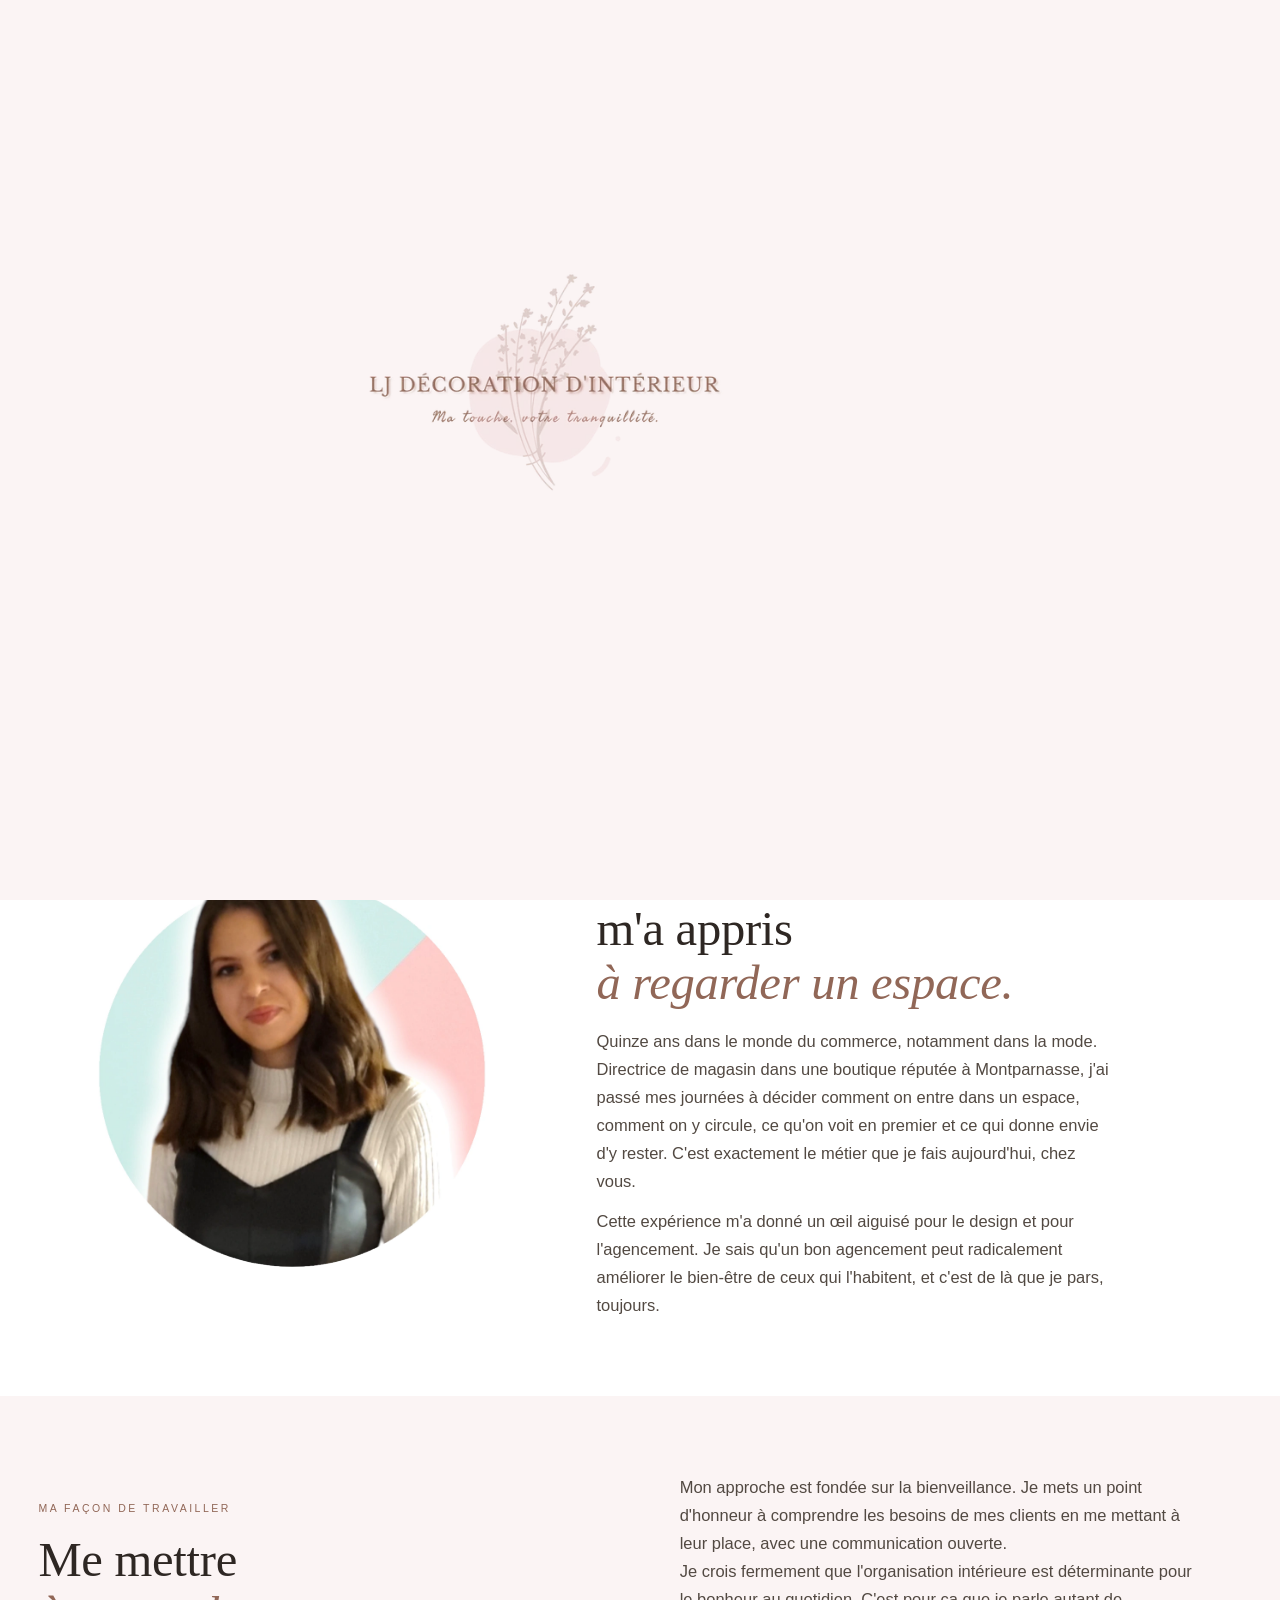
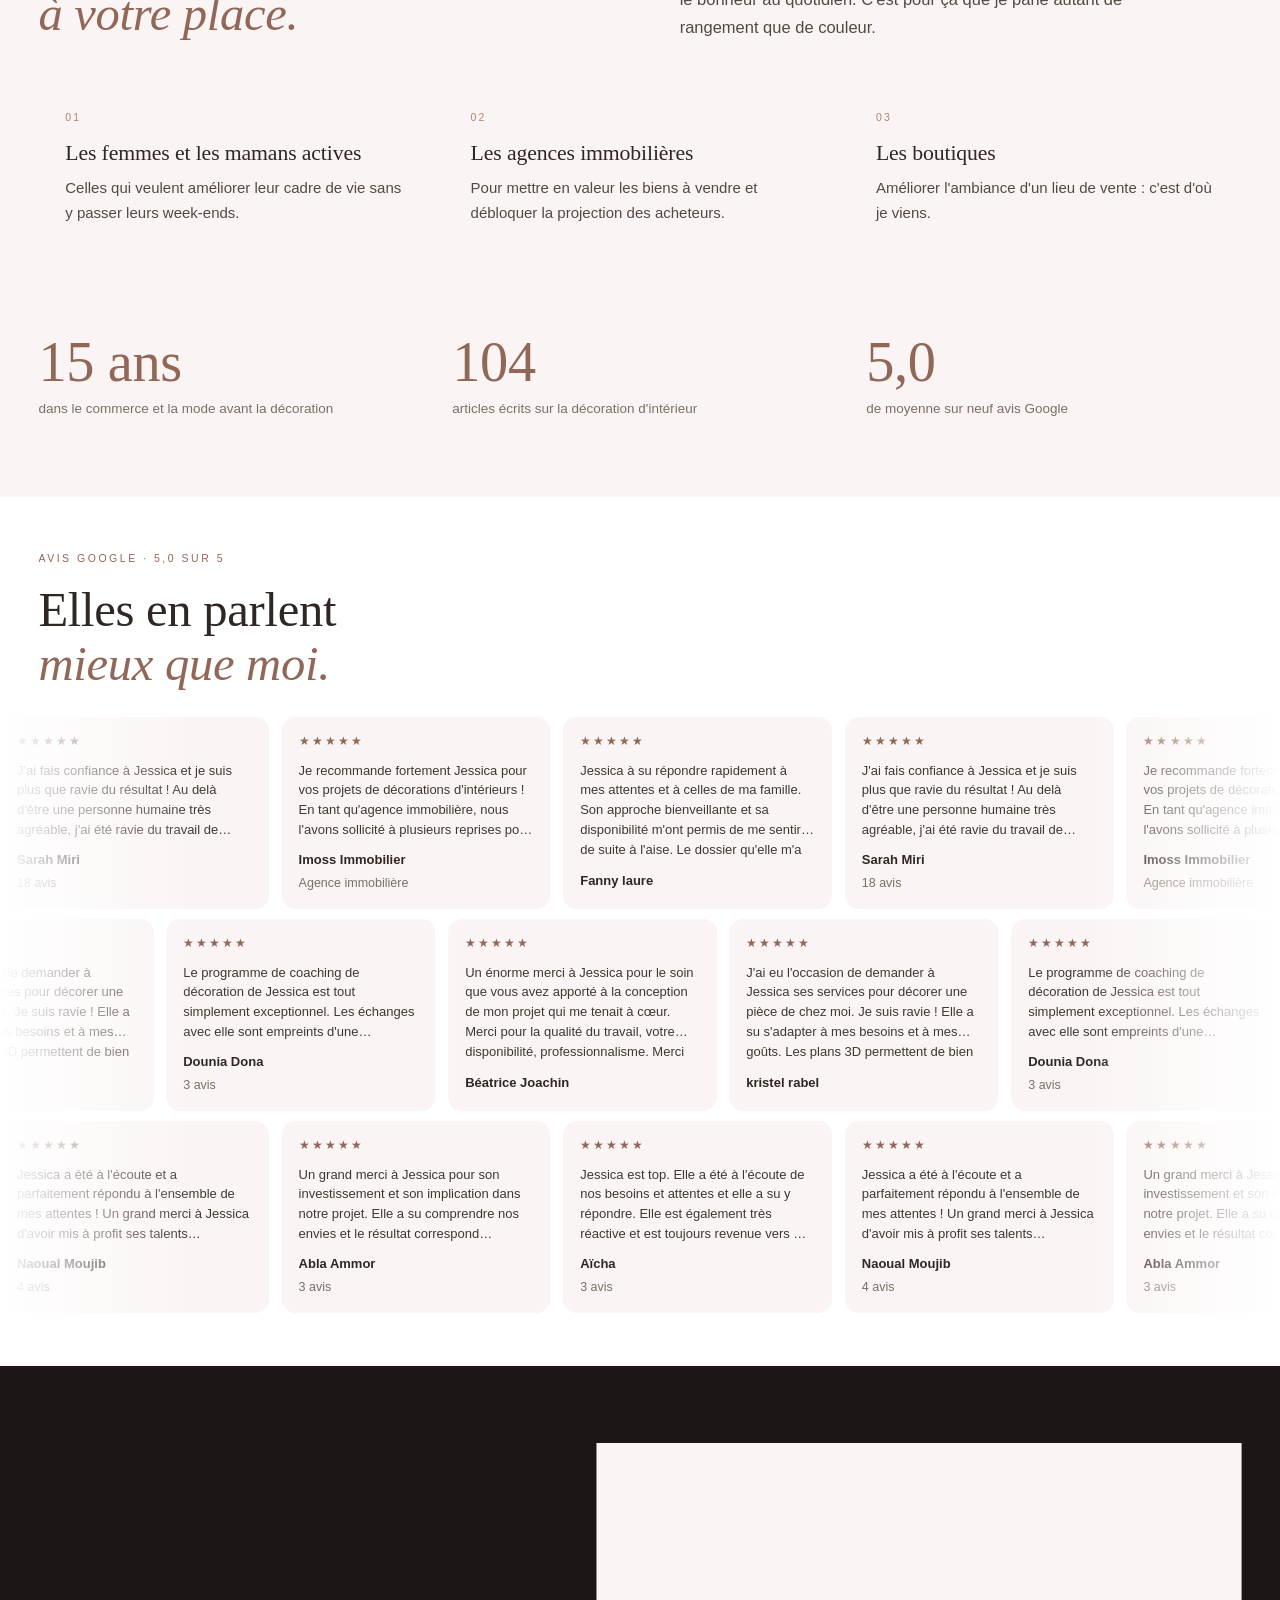
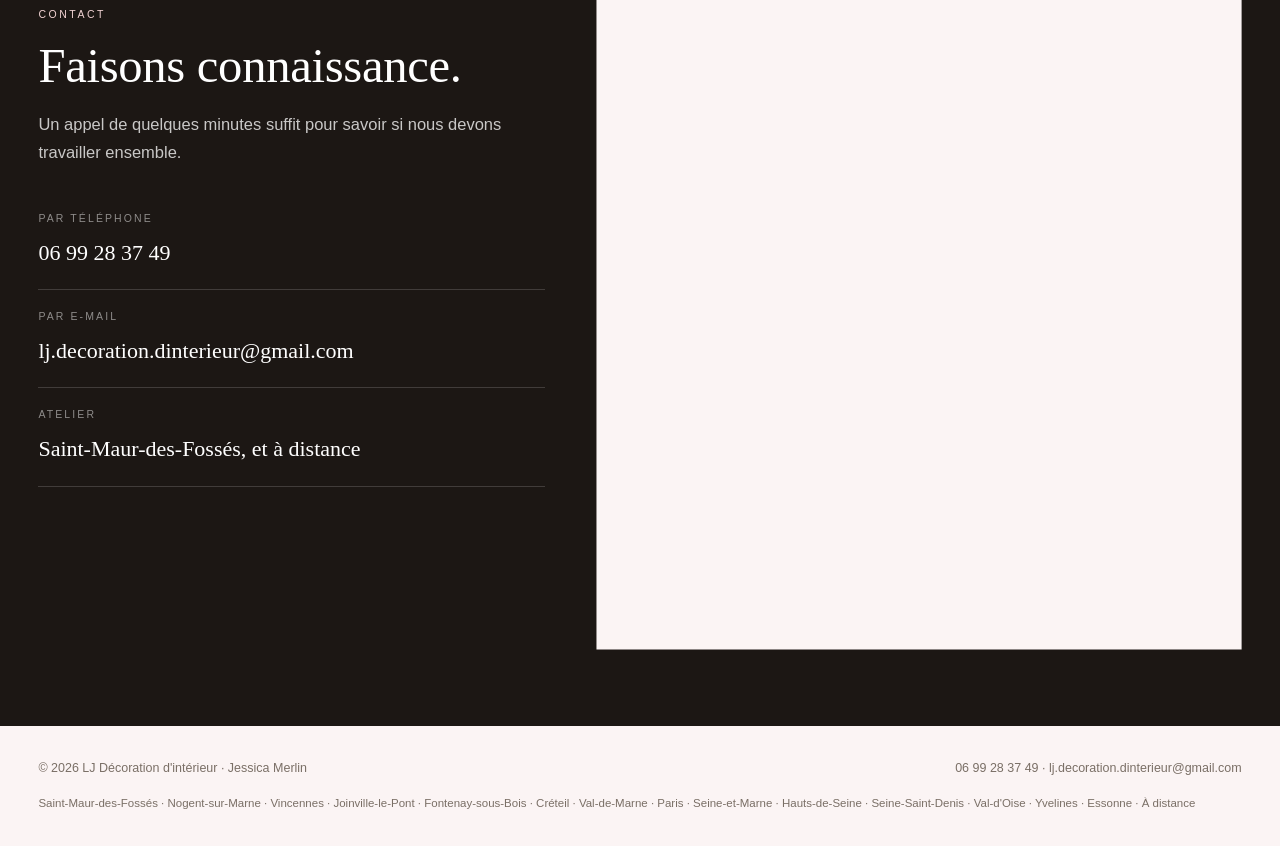
<file: a-propos.html>
<!DOCTYPE html>
<html lang="fr">
<head>
<meta charset="utf-8">
<meta name="viewport" content="width=device-width,initial-scale=1,viewport-fit=cover">
<title>Jessica Merlin · LJ Décoration d&#x27;intérieur</title>
<meta name="description" content="Décoratrice et architecte d&#x27;intérieur à Saint-Maur-des-Fossés, après quinze ans dans le commerce et la mode.">
<meta name="robots" content="noindex,nofollow">
<meta name="theme-color" content="#FBF4F4">
<meta property="og:title" content="Jessica Merlin · LJ Décoration d&#x27;intérieur">
<meta property="og:description" content="Décoratrice et architecte d&#x27;intérieur à Saint-Maur-des-Fossés, après quinze ans dans le commerce et la mode.">
<meta property="og:type" content="website">
<link rel="icon" href="assets/logo.webp">
<link rel="stylesheet" href="site.css">
<script type="application/ld+json">{"@context": "https://schema.org", "@type": "ProfessionalService", "name": "LJ Décoration d'intérieur", "founder": {"@type": "Person", "name": "Jessica Merlin"}, "telephone": "+33699283749", "email": "lj.decoration.dinterieur@gmail.com", "address": {"@type": "PostalAddress", "addressLocality": "Saint-Maur-des-Fossés", "postalCode": "94100", "addressCountry": "FR"}, "areaServed": ["Saint-Maur-des-Fossés", "Nogent-sur-Marne", "Vincennes", "Joinville-le-Pont", "Fontenay-sous-Bois", "Créteil", "Val-de-Marne", "Paris", "Seine-et-Marne", "Hauts-de-Seine", "Seine-Saint-Denis", "Val-d'Oise", "Yvelines", "Essonne"], "priceRange": "€€", "aggregateRating": {"@type": "AggregateRating", "ratingValue": "5", "reviewCount": 9}}</script>
</head>
<body>
<header class="bar">
  <a class="logo" href="index.html"><img src="assets/logo-t.webp" alt="LJ Décoration d&#x27;intérieur, Jessica Merlin" fetchpriority="high" decoding="async" width="420" height="262"></a>
  <nav class="menu"><a href="realisations.html">Réalisations</a><a href="decoration.html">Décoration d&#x27;intérieur</a><a href="home-staging.html">Home staging</a><a href="coaching.html">Coaching déco</a><a href="contact.html">Contact</a>
    <button class="plus" aria-label="Toutes les pages"><i></i><i></i><i></i></button>
  </nav>
</header>
<div class="nappe"><ol><li><a href="index.html"><em>01</em>Accueil</a></li><li><a href="realisations.html"><em>02</em>Réalisations</a></li><li><a href="decoration.html"><em>03</em>Décoration d&#x27;intérieur</a></li><li><a href="home-staging.html"><em>04</em>Home staging</a></li><li><a href="coaching.html"><em>05</em>Coaching déco</a></li><li><a href="carte-cadeau.html"><em>06</em>Carte cadeau</a></li><li><a href="journal.html"><em>07</em>Le journal</a></li><li><a href="avis.html"><em>08</em>Elles racontent</a></li><li><a href="a-propos.html"><em>09</em>Jessica Merlin</a></li><li><a href="contact.html"><em>10</em>Contact</a></li>
  <li class="coord">
    <div>Par téléphone<b>06 99 28 37 49</b></div>
    <div>Par e-mail<b style="font-size:15px">lj.decoration.dinterieur@gmail.com</b></div>
    <div>Atelier<b style="font-size:15px">Saint-Maur-des-Fossés</b></div>
  </li></ol></div>
<div class="rideau" id="rideau">
  <img class="marque-gr" src="assets/logo-t.webp" alt="LJ Décoration d'intérieur"
       width="420" height="262" fetchpriority="high">
</div>
<div class="loupe" hidden>
  <span class="fond-clic"></span>
  <button class="fermer" type="button" aria-label="Fermer">&times;</button>
  <button class="lp prec" type="button" aria-label="Photo précédente">&larr;</button>
  <img alt="">
  <button class="lp suiv" type="button" aria-label="Photo suivante">&rarr;</button>
  <span class="lg"></span>
</div>
<main>

<section class="hero court">
  <div class="fond"><img src="assets/h-propos.webp" srcset="assets/h-propos-s.webp 1600w, assets/h-propos.webp 1920w" sizes="100vw" alt="Salle à manger et buffet noir, projet 3D de Jessica Merlin" fetchpriority="high" data-loupe decoding="async" width="1920" height="1080"></div>
  <div class="voileN"></div>
  <div class="dedans"><div class="w">
    <div class="eyebrow">Décoratrice et architecte d'intérieur · <span class="nb">Île-de-France</span></div>
    <div class="bas">
      <h1><span class="mot"><span>Je crée un intérieur</span></span><span class="mot"><span><em>à votre image.</em></span></span></h1>
      <div><p class="sous">Quinze ans dans le commerce et la mode, dont plusieurs à diriger une boutique réputée à Montparnasse. Aujourd'hui, décoratrice et architecte d'intérieur à Saint-Maur-des-Fossés.</p><div class="duo"><a class="b b1" href="contact.html">Me contacter</a><a class="b b2" href="realisations.html">Mon travail</a></div></div>
    </div>
  </div></div>
</section>

<section><div class="w">
  <div class="duo2 large">
    <div class="r"><img class="voile rond" src="assets/portrait.webp" alt="Jessica Merlin" loading="lazy" data-loupe decoding="async" width="934" height="934"></div>
    <div>
      <div class="tag r">Mon parcours</div>
      <h2 class="r">Le commerce m'a appris<br><em>à regarder un espace.</em></h2>
      <p class="p r">Quinze ans dans le monde du commerce, notamment dans la mode. Directrice de
      magasin dans une boutique réputée à Montparnasse, j'ai passé mes journées à décider comment
      on entre dans un espace, comment on y circule, ce qu'on voit en premier et ce qui donne
      envie d'y rester. C'est exactement le métier que je fais aujourd'hui, chez vous.</p>
      <p class="p r">Cette expérience m'a donné un œil aiguisé pour le design et pour l'agencement.
      Je sais qu'un bon agencement peut radicalement améliorer le bien-être de ceux qui l'habitent,
      et c'est de là que je pars, toujours.</p>
    </div>
  </div>
</div></section>

<section class="blush"><div class="w">
  <div class="entete">
    <div><div class="tag r">Ma façon de travailler</div>
      <h2 class="r">Me mettre<br><em>à votre place.</em></h2></div>
    <div><p class="p r">Mon approche est fondée sur la bienveillance. Je mets un point d'honneur à
    comprendre les besoins de mes clients en me mettant à leur place, avec une communication
    ouverte.</p>
    <p class="p r">Je crois fermement que l'organisation intérieure est déterminante pour le
    bonheur au quotidien. C'est pour ça que je parle autant de rangement que de couleur.</p></div>
  </div>
  <div class="grille trois">
    <a class="card r" href="contact.html"><span class="lueur-v"></span><span class="n">01</span><h3>Les femmes et les mamans actives</h3><p>Celles qui veulent améliorer leur cadre de vie sans y passer leurs week-ends.</p><span class="fl2">&rarr;</span></a>
    <a class="card r" href="home-staging.html"><span class="lueur-v"></span><span class="n">02</span><h3>Les agences immobilières</h3><p>Pour mettre en valeur les biens à vendre et débloquer la projection des acheteurs.</p><span class="fl2">&rarr;</span></a>
    <a class="card r" href="contact.html"><span class="lueur-v"></span><span class="n">03</span><h3>Les boutiques</h3><p>Améliorer l'ambiance d'un lieu de vente : c'est d'où je viens.</p><span class="fl2">&rarr;</span></a>
  </div>
  <div class="chiffres">
    <div class="r"><div class="chiffre">15 ans</div><small>dans le commerce et la mode avant la
      décoration</small></div>
    <div class="r"><div class="chiffre">104</div><small>articles écrits sur la décoration
      d'intérieur</small></div>
    <div class="r"><div class="chiffre">5,0</div><small>de moyenne sur neuf avis Google</small></div>
  </div>
</div></section>

<section class="serre avis-fil"><div class="w">
  <div class="entete"><div><div class="tag r">Avis Google · 5,0 sur 5</div>
    <h2 class="r">Elles en parlent<br><em>mieux que moi.</em></h2></div><div></div></div>
</div>
<div class="fils r"><div class="fil"><div class="tapis"><div class="ruban"><article class="av"><div class="etoiles">★★★★★</div><q>J&#x27;ai fais confiance à Jessica et je suis plus que ravie du résultat ! Au delà d&#x27;être une personne humaine très agréable, j&#x27;ai été ravie du travail de qualité fourni par Jessica et de son professionnalisme, elle a su comprendre ma demande très rapidement et tout ça a un prix plus que raisonnable ! Je ne peux que recommander ses services encore merci d&#x27;avoir rendu mon appartement aussi beau et chaleureux !</q><div class="qui"><b>Sarah Miri</b><span>18 avis</span><div style="font-size:12px;color:var(--terre);margin-top:5px">Ponctualité, professionnalisme, qualité, rapport qualité-prix, réactivité</div></div></article><article class="av"><div class="etoiles">★★★★★</div><q>Je recommande fortement Jessica pour vos projets de décorations d&#x27;intérieurs ! En tant qu&#x27;agence immobilière, nous l&#x27;avons sollicité à plusieurs reprises pour des projets avec nos clients acheteurs qui avaient besoin de projection pour un nouvel agencement. Elle a parfaitement su répondre à toutes nos demandes et les clients en étaient ravie.</q><div class="qui"><b>Imoss Immobilier</b><span>Agence immobilière</span></div></article><article class="av"><div class="etoiles">★★★★★</div><q>Jessica à su répondre rapidement à mes attentes et à celles de ma famille. Son approche bienveillante et sa disponibilité m&#x27;ont permis de me sentir de suite à l&#x27;aise. Le dossier qu&#x27;elle m&#x27;a remis était vraiment complet, les photos réalistes 3D nous ont permis de réellement nous projeter. Le grand plus c&#x27;est que nous avons pu procéder à une modification sur la 3D après la livraison du projet.</q><div class="qui"><b>Fanny laure</b></div></article><article class="av"><div class="etoiles">★★★★★</div><q>J&#x27;ai fais confiance à Jessica et je suis plus que ravie du résultat ! Au delà d&#x27;être une personne humaine très agréable, j&#x27;ai été ravie du travail de qualité fourni par Jessica et de son professionnalisme, elle a su comprendre ma demande très rapidement et tout ça a un prix plus que raisonnable ! Je ne peux que recommander ses services encore merci d&#x27;avoir rendu mon appartement aussi beau et chaleureux !</q><div class="qui"><b>Sarah Miri</b><span>18 avis</span><div style="font-size:12px;color:var(--terre);margin-top:5px">Ponctualité, professionnalisme, qualité, rapport qualité-prix, réactivité</div></div></article><article class="av"><div class="etoiles">★★★★★</div><q>Je recommande fortement Jessica pour vos projets de décorations d&#x27;intérieurs ! En tant qu&#x27;agence immobilière, nous l&#x27;avons sollicité à plusieurs reprises pour des projets avec nos clients acheteurs qui avaient besoin de projection pour un nouvel agencement. Elle a parfaitement su répondre à toutes nos demandes et les clients en étaient ravie.</q><div class="qui"><b>Imoss Immobilier</b><span>Agence immobilière</span></div></article><article class="av"><div class="etoiles">★★★★★</div><q>Jessica à su répondre rapidement à mes attentes et à celles de ma famille. Son approche bienveillante et sa disponibilité m&#x27;ont permis de me sentir de suite à l&#x27;aise. Le dossier qu&#x27;elle m&#x27;a remis était vraiment complet, les photos réalistes 3D nous ont permis de réellement nous projeter. Le grand plus c&#x27;est que nous avons pu procéder à une modification sur la 3D après la livraison du projet.</q><div class="qui"><b>Fanny laure</b></div></article><article class="av"><div class="etoiles">★★★★★</div><q>J&#x27;ai fais confiance à Jessica et je suis plus que ravie du résultat ! Au delà d&#x27;être une personne humaine très agréable, j&#x27;ai été ravie du travail de qualité fourni par Jessica et de son professionnalisme, elle a su comprendre ma demande très rapidement et tout ça a un prix plus que raisonnable ! Je ne peux que recommander ses services encore merci d&#x27;avoir rendu mon appartement aussi beau et chaleureux !</q><div class="qui"><b>Sarah Miri</b><span>18 avis</span><div style="font-size:12px;color:var(--terre);margin-top:5px">Ponctualité, professionnalisme, qualité, rapport qualité-prix, réactivité</div></div></article><article class="av"><div class="etoiles">★★★★★</div><q>Je recommande fortement Jessica pour vos projets de décorations d&#x27;intérieurs ! En tant qu&#x27;agence immobilière, nous l&#x27;avons sollicité à plusieurs reprises pour des projets avec nos clients acheteurs qui avaient besoin de projection pour un nouvel agencement. Elle a parfaitement su répondre à toutes nos demandes et les clients en étaient ravie.</q><div class="qui"><b>Imoss Immobilier</b><span>Agence immobilière</span></div></article><article class="av"><div class="etoiles">★★★★★</div><q>Jessica à su répondre rapidement à mes attentes et à celles de ma famille. Son approche bienveillante et sa disponibilité m&#x27;ont permis de me sentir de suite à l&#x27;aise. Le dossier qu&#x27;elle m&#x27;a remis était vraiment complet, les photos réalistes 3D nous ont permis de réellement nous projeter. Le grand plus c&#x27;est que nous avons pu procéder à une modification sur la 3D après la livraison du projet.</q><div class="qui"><b>Fanny laure</b></div></article><article class="av"><div class="etoiles">★★★★★</div><q>J&#x27;ai fais confiance à Jessica et je suis plus que ravie du résultat ! Au delà d&#x27;être une personne humaine très agréable, j&#x27;ai été ravie du travail de qualité fourni par Jessica et de son professionnalisme, elle a su comprendre ma demande très rapidement et tout ça a un prix plus que raisonnable ! Je ne peux que recommander ses services encore merci d&#x27;avoir rendu mon appartement aussi beau et chaleureux !</q><div class="qui"><b>Sarah Miri</b><span>18 avis</span><div style="font-size:12px;color:var(--terre);margin-top:5px">Ponctualité, professionnalisme, qualité, rapport qualité-prix, réactivité</div></div></article><article class="av"><div class="etoiles">★★★★★</div><q>Je recommande fortement Jessica pour vos projets de décorations d&#x27;intérieurs ! En tant qu&#x27;agence immobilière, nous l&#x27;avons sollicité à plusieurs reprises pour des projets avec nos clients acheteurs qui avaient besoin de projection pour un nouvel agencement. Elle a parfaitement su répondre à toutes nos demandes et les clients en étaient ravie.</q><div class="qui"><b>Imoss Immobilier</b><span>Agence immobilière</span></div></article><article class="av"><div class="etoiles">★★★★★</div><q>Jessica à su répondre rapidement à mes attentes et à celles de ma famille. Son approche bienveillante et sa disponibilité m&#x27;ont permis de me sentir de suite à l&#x27;aise. Le dossier qu&#x27;elle m&#x27;a remis était vraiment complet, les photos réalistes 3D nous ont permis de réellement nous projeter. Le grand plus c&#x27;est que nous avons pu procéder à une modification sur la 3D après la livraison du projet.</q><div class="qui"><b>Fanny laure</b></div></article><article class="av"><div class="etoiles">★★★★★</div><q>J&#x27;ai fais confiance à Jessica et je suis plus que ravie du résultat ! Au delà d&#x27;être une personne humaine très agréable, j&#x27;ai été ravie du travail de qualité fourni par Jessica et de son professionnalisme, elle a su comprendre ma demande très rapidement et tout ça a un prix plus que raisonnable ! Je ne peux que recommander ses services encore merci d&#x27;avoir rendu mon appartement aussi beau et chaleureux !</q><div class="qui"><b>Sarah Miri</b><span>18 avis</span><div style="font-size:12px;color:var(--terre);margin-top:5px">Ponctualité, professionnalisme, qualité, rapport qualité-prix, réactivité</div></div></article><article class="av"><div class="etoiles">★★★★★</div><q>Je recommande fortement Jessica pour vos projets de décorations d&#x27;intérieurs ! En tant qu&#x27;agence immobilière, nous l&#x27;avons sollicité à plusieurs reprises pour des projets avec nos clients acheteurs qui avaient besoin de projection pour un nouvel agencement. Elle a parfaitement su répondre à toutes nos demandes et les clients en étaient ravie.</q><div class="qui"><b>Imoss Immobilier</b><span>Agence immobilière</span></div></article><article class="av"><div class="etoiles">★★★★★</div><q>Jessica à su répondre rapidement à mes attentes et à celles de ma famille. Son approche bienveillante et sa disponibilité m&#x27;ont permis de me sentir de suite à l&#x27;aise. Le dossier qu&#x27;elle m&#x27;a remis était vraiment complet, les photos réalistes 3D nous ont permis de réellement nous projeter. Le grand plus c&#x27;est que nous avons pu procéder à une modification sur la 3D après la livraison du projet.</q><div class="qui"><b>Fanny laure</b></div></article><article class="av"><div class="etoiles">★★★★★</div><q>J&#x27;ai fais confiance à Jessica et je suis plus que ravie du résultat ! Au delà d&#x27;être une personne humaine très agréable, j&#x27;ai été ravie du travail de qualité fourni par Jessica et de son professionnalisme, elle a su comprendre ma demande très rapidement et tout ça a un prix plus que raisonnable ! Je ne peux que recommander ses services encore merci d&#x27;avoir rendu mon appartement aussi beau et chaleureux !</q><div class="qui"><b>Sarah Miri</b><span>18 avis</span><div style="font-size:12px;color:var(--terre);margin-top:5px">Ponctualité, professionnalisme, qualité, rapport qualité-prix, réactivité</div></div></article><article class="av"><div class="etoiles">★★★★★</div><q>Je recommande fortement Jessica pour vos projets de décorations d&#x27;intérieurs ! En tant qu&#x27;agence immobilière, nous l&#x27;avons sollicité à plusieurs reprises pour des projets avec nos clients acheteurs qui avaient besoin de projection pour un nouvel agencement. Elle a parfaitement su répondre à toutes nos demandes et les clients en étaient ravie.</q><div class="qui"><b>Imoss Immobilier</b><span>Agence immobilière</span></div></article><article class="av"><div class="etoiles">★★★★★</div><q>Jessica à su répondre rapidement à mes attentes et à celles de ma famille. Son approche bienveillante et sa disponibilité m&#x27;ont permis de me sentir de suite à l&#x27;aise. Le dossier qu&#x27;elle m&#x27;a remis était vraiment complet, les photos réalistes 3D nous ont permis de réellement nous projeter. Le grand plus c&#x27;est que nous avons pu procéder à une modification sur la 3D après la livraison du projet.</q><div class="qui"><b>Fanny laure</b></div></article></div></div></div><div class="fil retour"><div class="tapis"><div class="ruban"><article class="av"><div class="etoiles">★★★★★</div><q>Le programme de coaching de décoration de Jessica est tout simplement exceptionnel. Les échanges avec elle sont empreints d&#x27;une bienveillance rare, ce qui rend chaque session agréable et enrichissante. Son expertise et ses conseils ont vraiment une valeur ajoutée, et j&#x27;ai déjà constaté des changements significatifs dans mon espace grâce à ses recommandations avisées.</q><div class="qui"><b>Dounia Dona</b><span>3 avis</span></div></article><article class="av"><div class="etoiles">★★★★★</div><q>J&#x27;ai eu l&#x27;occasion de demander à Jessica ses services pour décorer une pièce de chez moi. Je suis ravie ! Elle a su s&#x27;adapter à mes besoins et à mes goûts. Les plans 3D permettent de bien se projeter et donnent envie d&#x27;entamer la transformation. Je recommande sans hésiter !</q><div class="qui"><b>kristel rabel</b></div></article><article class="av"><div class="etoiles">★★★★★</div><q>Un énorme merci à Jessica pour le soin que vous avez apporté à la conception de mon projet qui me tenait à cœur. Merci pour la qualité du travail, votre disponibilité, professionnalisme. Merci pour les images en 3D qui représentaient mon projet de manière claire et attrayante. Je vous remercie vivement.</q><div class="qui"><b>Béatrice Joachin</b><div style="font-size:12px;color:var(--terre);margin-top:5px">Professionnalisme</div></div></article><article class="av"><div class="etoiles">★★★★★</div><q>Le programme de coaching de décoration de Jessica est tout simplement exceptionnel. Les échanges avec elle sont empreints d&#x27;une bienveillance rare, ce qui rend chaque session agréable et enrichissante. Son expertise et ses conseils ont vraiment une valeur ajoutée, et j&#x27;ai déjà constaté des changements significatifs dans mon espace grâce à ses recommandations avisées.</q><div class="qui"><b>Dounia Dona</b><span>3 avis</span></div></article><article class="av"><div class="etoiles">★★★★★</div><q>J&#x27;ai eu l&#x27;occasion de demander à Jessica ses services pour décorer une pièce de chez moi. Je suis ravie ! Elle a su s&#x27;adapter à mes besoins et à mes goûts. Les plans 3D permettent de bien se projeter et donnent envie d&#x27;entamer la transformation. Je recommande sans hésiter !</q><div class="qui"><b>kristel rabel</b></div></article><article class="av"><div class="etoiles">★★★★★</div><q>Un énorme merci à Jessica pour le soin que vous avez apporté à la conception de mon projet qui me tenait à cœur. Merci pour la qualité du travail, votre disponibilité, professionnalisme. Merci pour les images en 3D qui représentaient mon projet de manière claire et attrayante. Je vous remercie vivement.</q><div class="qui"><b>Béatrice Joachin</b><div style="font-size:12px;color:var(--terre);margin-top:5px">Professionnalisme</div></div></article><article class="av"><div class="etoiles">★★★★★</div><q>Le programme de coaching de décoration de Jessica est tout simplement exceptionnel. Les échanges avec elle sont empreints d&#x27;une bienveillance rare, ce qui rend chaque session agréable et enrichissante. Son expertise et ses conseils ont vraiment une valeur ajoutée, et j&#x27;ai déjà constaté des changements significatifs dans mon espace grâce à ses recommandations avisées.</q><div class="qui"><b>Dounia Dona</b><span>3 avis</span></div></article><article class="av"><div class="etoiles">★★★★★</div><q>J&#x27;ai eu l&#x27;occasion de demander à Jessica ses services pour décorer une pièce de chez moi. Je suis ravie ! Elle a su s&#x27;adapter à mes besoins et à mes goûts. Les plans 3D permettent de bien se projeter et donnent envie d&#x27;entamer la transformation. Je recommande sans hésiter !</q><div class="qui"><b>kristel rabel</b></div></article><article class="av"><div class="etoiles">★★★★★</div><q>Un énorme merci à Jessica pour le soin que vous avez apporté à la conception de mon projet qui me tenait à cœur. Merci pour la qualité du travail, votre disponibilité, professionnalisme. Merci pour les images en 3D qui représentaient mon projet de manière claire et attrayante. Je vous remercie vivement.</q><div class="qui"><b>Béatrice Joachin</b><div style="font-size:12px;color:var(--terre);margin-top:5px">Professionnalisme</div></div></article><article class="av"><div class="etoiles">★★★★★</div><q>Le programme de coaching de décoration de Jessica est tout simplement exceptionnel. Les échanges avec elle sont empreints d&#x27;une bienveillance rare, ce qui rend chaque session agréable et enrichissante. Son expertise et ses conseils ont vraiment une valeur ajoutée, et j&#x27;ai déjà constaté des changements significatifs dans mon espace grâce à ses recommandations avisées.</q><div class="qui"><b>Dounia Dona</b><span>3 avis</span></div></article><article class="av"><div class="etoiles">★★★★★</div><q>J&#x27;ai eu l&#x27;occasion de demander à Jessica ses services pour décorer une pièce de chez moi. Je suis ravie ! Elle a su s&#x27;adapter à mes besoins et à mes goûts. Les plans 3D permettent de bien se projeter et donnent envie d&#x27;entamer la transformation. Je recommande sans hésiter !</q><div class="qui"><b>kristel rabel</b></div></article><article class="av"><div class="etoiles">★★★★★</div><q>Un énorme merci à Jessica pour le soin que vous avez apporté à la conception de mon projet qui me tenait à cœur. Merci pour la qualité du travail, votre disponibilité, professionnalisme. Merci pour les images en 3D qui représentaient mon projet de manière claire et attrayante. Je vous remercie vivement.</q><div class="qui"><b>Béatrice Joachin</b><div style="font-size:12px;color:var(--terre);margin-top:5px">Professionnalisme</div></div></article><article class="av"><div class="etoiles">★★★★★</div><q>Le programme de coaching de décoration de Jessica est tout simplement exceptionnel. Les échanges avec elle sont empreints d&#x27;une bienveillance rare, ce qui rend chaque session agréable et enrichissante. Son expertise et ses conseils ont vraiment une valeur ajoutée, et j&#x27;ai déjà constaté des changements significatifs dans mon espace grâce à ses recommandations avisées.</q><div class="qui"><b>Dounia Dona</b><span>3 avis</span></div></article><article class="av"><div class="etoiles">★★★★★</div><q>J&#x27;ai eu l&#x27;occasion de demander à Jessica ses services pour décorer une pièce de chez moi. Je suis ravie ! Elle a su s&#x27;adapter à mes besoins et à mes goûts. Les plans 3D permettent de bien se projeter et donnent envie d&#x27;entamer la transformation. Je recommande sans hésiter !</q><div class="qui"><b>kristel rabel</b></div></article><article class="av"><div class="etoiles">★★★★★</div><q>Un énorme merci à Jessica pour le soin que vous avez apporté à la conception de mon projet qui me tenait à cœur. Merci pour la qualité du travail, votre disponibilité, professionnalisme. Merci pour les images en 3D qui représentaient mon projet de manière claire et attrayante. Je vous remercie vivement.</q><div class="qui"><b>Béatrice Joachin</b><div style="font-size:12px;color:var(--terre);margin-top:5px">Professionnalisme</div></div></article><article class="av"><div class="etoiles">★★★★★</div><q>Le programme de coaching de décoration de Jessica est tout simplement exceptionnel. Les échanges avec elle sont empreints d&#x27;une bienveillance rare, ce qui rend chaque session agréable et enrichissante. Son expertise et ses conseils ont vraiment une valeur ajoutée, et j&#x27;ai déjà constaté des changements significatifs dans mon espace grâce à ses recommandations avisées.</q><div class="qui"><b>Dounia Dona</b><span>3 avis</span></div></article><article class="av"><div class="etoiles">★★★★★</div><q>J&#x27;ai eu l&#x27;occasion de demander à Jessica ses services pour décorer une pièce de chez moi. Je suis ravie ! Elle a su s&#x27;adapter à mes besoins et à mes goûts. Les plans 3D permettent de bien se projeter et donnent envie d&#x27;entamer la transformation. Je recommande sans hésiter !</q><div class="qui"><b>kristel rabel</b></div></article><article class="av"><div class="etoiles">★★★★★</div><q>Un énorme merci à Jessica pour le soin que vous avez apporté à la conception de mon projet qui me tenait à cœur. Merci pour la qualité du travail, votre disponibilité, professionnalisme. Merci pour les images en 3D qui représentaient mon projet de manière claire et attrayante. Je vous remercie vivement.</q><div class="qui"><b>Béatrice Joachin</b><div style="font-size:12px;color:var(--terre);margin-top:5px">Professionnalisme</div></div></article></div></div></div><div class="fil"><div class="tapis"><div class="ruban"><article class="av"><div class="etoiles">★★★★★</div><q>Jessica a été à l&#x27;écoute et a parfaitement répondu à l&#x27;ensemble de mes attentes ! Un grand merci à Jessica d&#x27;avoir mis à profit ses talents indéniables pour la décoration ! J&#x27;apprécie quotidiennement mon chez-moi ! Je recommande à 100 % et vivement mon prochain projet !</q><div class="qui"><b>Naoual Moujib</b><span>4 avis</span></div></article><article class="av"><div class="etoiles">★★★★★</div><q>Un grand merci à Jessica pour son investissement et son implication dans notre projet. Elle a su comprendre nos envies et le résultat correspond parfaitement à nos attentes. Nous sommes ravis et recommandons son travail sans hésitation. Au plaisir de collaborer à nouveau ensemble.</q><div class="qui"><b>Abla Ammor</b><span>3 avis</span></div></article><article class="av"><div class="etoiles">★★★★★</div><q>Jessica est top. Elle a été à l&#x27;écoute de nos besoins et attentes et elle a su y répondre. Elle est également très réactive et est toujours revenue vers moi avec différentes options. Je la conseille vivement.</q><div class="qui"><b>Aïcha</b><span>3 avis</span></div></article><article class="av"><div class="etoiles">★★★★★</div><q>Jessica a été à l&#x27;écoute et a parfaitement répondu à l&#x27;ensemble de mes attentes ! Un grand merci à Jessica d&#x27;avoir mis à profit ses talents indéniables pour la décoration ! J&#x27;apprécie quotidiennement mon chez-moi ! Je recommande à 100 % et vivement mon prochain projet !</q><div class="qui"><b>Naoual Moujib</b><span>4 avis</span></div></article><article class="av"><div class="etoiles">★★★★★</div><q>Un grand merci à Jessica pour son investissement et son implication dans notre projet. Elle a su comprendre nos envies et le résultat correspond parfaitement à nos attentes. Nous sommes ravis et recommandons son travail sans hésitation. Au plaisir de collaborer à nouveau ensemble.</q><div class="qui"><b>Abla Ammor</b><span>3 avis</span></div></article><article class="av"><div class="etoiles">★★★★★</div><q>Jessica est top. Elle a été à l&#x27;écoute de nos besoins et attentes et elle a su y répondre. Elle est également très réactive et est toujours revenue vers moi avec différentes options. Je la conseille vivement.</q><div class="qui"><b>Aïcha</b><span>3 avis</span></div></article><article class="av"><div class="etoiles">★★★★★</div><q>Jessica a été à l&#x27;écoute et a parfaitement répondu à l&#x27;ensemble de mes attentes ! Un grand merci à Jessica d&#x27;avoir mis à profit ses talents indéniables pour la décoration ! J&#x27;apprécie quotidiennement mon chez-moi ! Je recommande à 100 % et vivement mon prochain projet !</q><div class="qui"><b>Naoual Moujib</b><span>4 avis</span></div></article><article class="av"><div class="etoiles">★★★★★</div><q>Un grand merci à Jessica pour son investissement et son implication dans notre projet. Elle a su comprendre nos envies et le résultat correspond parfaitement à nos attentes. Nous sommes ravis et recommandons son travail sans hésitation. Au plaisir de collaborer à nouveau ensemble.</q><div class="qui"><b>Abla Ammor</b><span>3 avis</span></div></article><article class="av"><div class="etoiles">★★★★★</div><q>Jessica est top. Elle a été à l&#x27;écoute de nos besoins et attentes et elle a su y répondre. Elle est également très réactive et est toujours revenue vers moi avec différentes options. Je la conseille vivement.</q><div class="qui"><b>Aïcha</b><span>3 avis</span></div></article><article class="av"><div class="etoiles">★★★★★</div><q>Jessica a été à l&#x27;écoute et a parfaitement répondu à l&#x27;ensemble de mes attentes ! Un grand merci à Jessica d&#x27;avoir mis à profit ses talents indéniables pour la décoration ! J&#x27;apprécie quotidiennement mon chez-moi ! Je recommande à 100 % et vivement mon prochain projet !</q><div class="qui"><b>Naoual Moujib</b><span>4 avis</span></div></article><article class="av"><div class="etoiles">★★★★★</div><q>Un grand merci à Jessica pour son investissement et son implication dans notre projet. Elle a su comprendre nos envies et le résultat correspond parfaitement à nos attentes. Nous sommes ravis et recommandons son travail sans hésitation. Au plaisir de collaborer à nouveau ensemble.</q><div class="qui"><b>Abla Ammor</b><span>3 avis</span></div></article><article class="av"><div class="etoiles">★★★★★</div><q>Jessica est top. Elle a été à l&#x27;écoute de nos besoins et attentes et elle a su y répondre. Elle est également très réactive et est toujours revenue vers moi avec différentes options. Je la conseille vivement.</q><div class="qui"><b>Aïcha</b><span>3 avis</span></div></article><article class="av"><div class="etoiles">★★★★★</div><q>Jessica a été à l&#x27;écoute et a parfaitement répondu à l&#x27;ensemble de mes attentes ! Un grand merci à Jessica d&#x27;avoir mis à profit ses talents indéniables pour la décoration ! J&#x27;apprécie quotidiennement mon chez-moi ! Je recommande à 100 % et vivement mon prochain projet !</q><div class="qui"><b>Naoual Moujib</b><span>4 avis</span></div></article><article class="av"><div class="etoiles">★★★★★</div><q>Un grand merci à Jessica pour son investissement et son implication dans notre projet. Elle a su comprendre nos envies et le résultat correspond parfaitement à nos attentes. Nous sommes ravis et recommandons son travail sans hésitation. Au plaisir de collaborer à nouveau ensemble.</q><div class="qui"><b>Abla Ammor</b><span>3 avis</span></div></article><article class="av"><div class="etoiles">★★★★★</div><q>Jessica est top. Elle a été à l&#x27;écoute de nos besoins et attentes et elle a su y répondre. Elle est également très réactive et est toujours revenue vers moi avec différentes options. Je la conseille vivement.</q><div class="qui"><b>Aïcha</b><span>3 avis</span></div></article><article class="av"><div class="etoiles">★★★★★</div><q>Jessica a été à l&#x27;écoute et a parfaitement répondu à l&#x27;ensemble de mes attentes ! Un grand merci à Jessica d&#x27;avoir mis à profit ses talents indéniables pour la décoration ! J&#x27;apprécie quotidiennement mon chez-moi ! Je recommande à 100 % et vivement mon prochain projet !</q><div class="qui"><b>Naoual Moujib</b><span>4 avis</span></div></article><article class="av"><div class="etoiles">★★★★★</div><q>Un grand merci à Jessica pour son investissement et son implication dans notre projet. Elle a su comprendre nos envies et le résultat correspond parfaitement à nos attentes. Nous sommes ravis et recommandons son travail sans hésitation. Au plaisir de collaborer à nouveau ensemble.</q><div class="qui"><b>Abla Ammor</b><span>3 avis</span></div></article><article class="av"><div class="etoiles">★★★★★</div><q>Jessica est top. Elle a été à l&#x27;écoute de nos besoins et attentes et elle a su y répondre. Elle est également très réactive et est toujours revenue vers moi avec différentes options. Je la conseille vivement.</q><div class="qui"><b>Aïcha</b><span>3 avis</span></div></article></div></div></div></div>
</section>

<section class="ct"><div class="w">
  <div class="duo2 large">
    <div>
      <div class="tag r">Contact</div>
      <h2 class="r">Faisons connaissance.</h2>
      <p class="p r">Un appel de quelques minutes suffit pour savoir si nous devons travailler ensemble.</p>
      <div class="r" style="margin-top:26px">
        <a class="ligne" href="tel:0699283749"><small>Par téléphone</small><strong>06 99 28 37 49</strong></a>
        <a class="ligne" href="mailto:lj.decoration.dinterieur@gmail.com"><small>Par e-mail</small><strong>lj.decoration.dinterieur@gmail.com</strong></a>
        <span class="ligne"><small>Atelier</small><strong>Saint-Maur-des-Fossés, et à distance</strong></span>
      </div>
    </div>
    <div class="r"><img class="voile" src="assets/moodboard-2.webp" srcset="assets/moodboard-2-s.webp 540w, assets/moodboard-2.webp 1080w" sizes="(max-width:900px) 100vw, 640px" alt="Planche d&#x27;ambiance de Jessica Merlin" loading="lazy" data-loupe decoding="async" width="1080" height="1350"></div>
  </div>
</div></section>

<footer><div class="w">
  <div>© 2026 LJ Décoration d'intérieur · Jessica Merlin</div>
  <div><a href="tel:0699283749">06 99 28 37 49</a> · <a href="mailto:lj.decoration.dinterieur@gmail.com">lj.decoration.dinterieur@gmail.com</a></div>
</div><div class="w"><div class="zones">Saint-Maur-des-Fossés · Nogent-sur-Marne · Vincennes · Joinville-le-Pont · Fontenay-sous-Bois · Créteil · Val-de-Marne · Paris · Seine-et-Marne · Hauts-de-Seine · Seine-Saint-Denis · Val-d&#x27;Oise · Yvelines · Essonne · À distance</div></div></footer>
</main>
<script src="vendor/lenis.min.js" defer></script>
<script src="vendor/gsap.min.js" defer></script>
<script src="vendor/ScrollTrigger.min.js" defer></script>
<script src="site.js" defer></script>
</body>
</html>
</file>
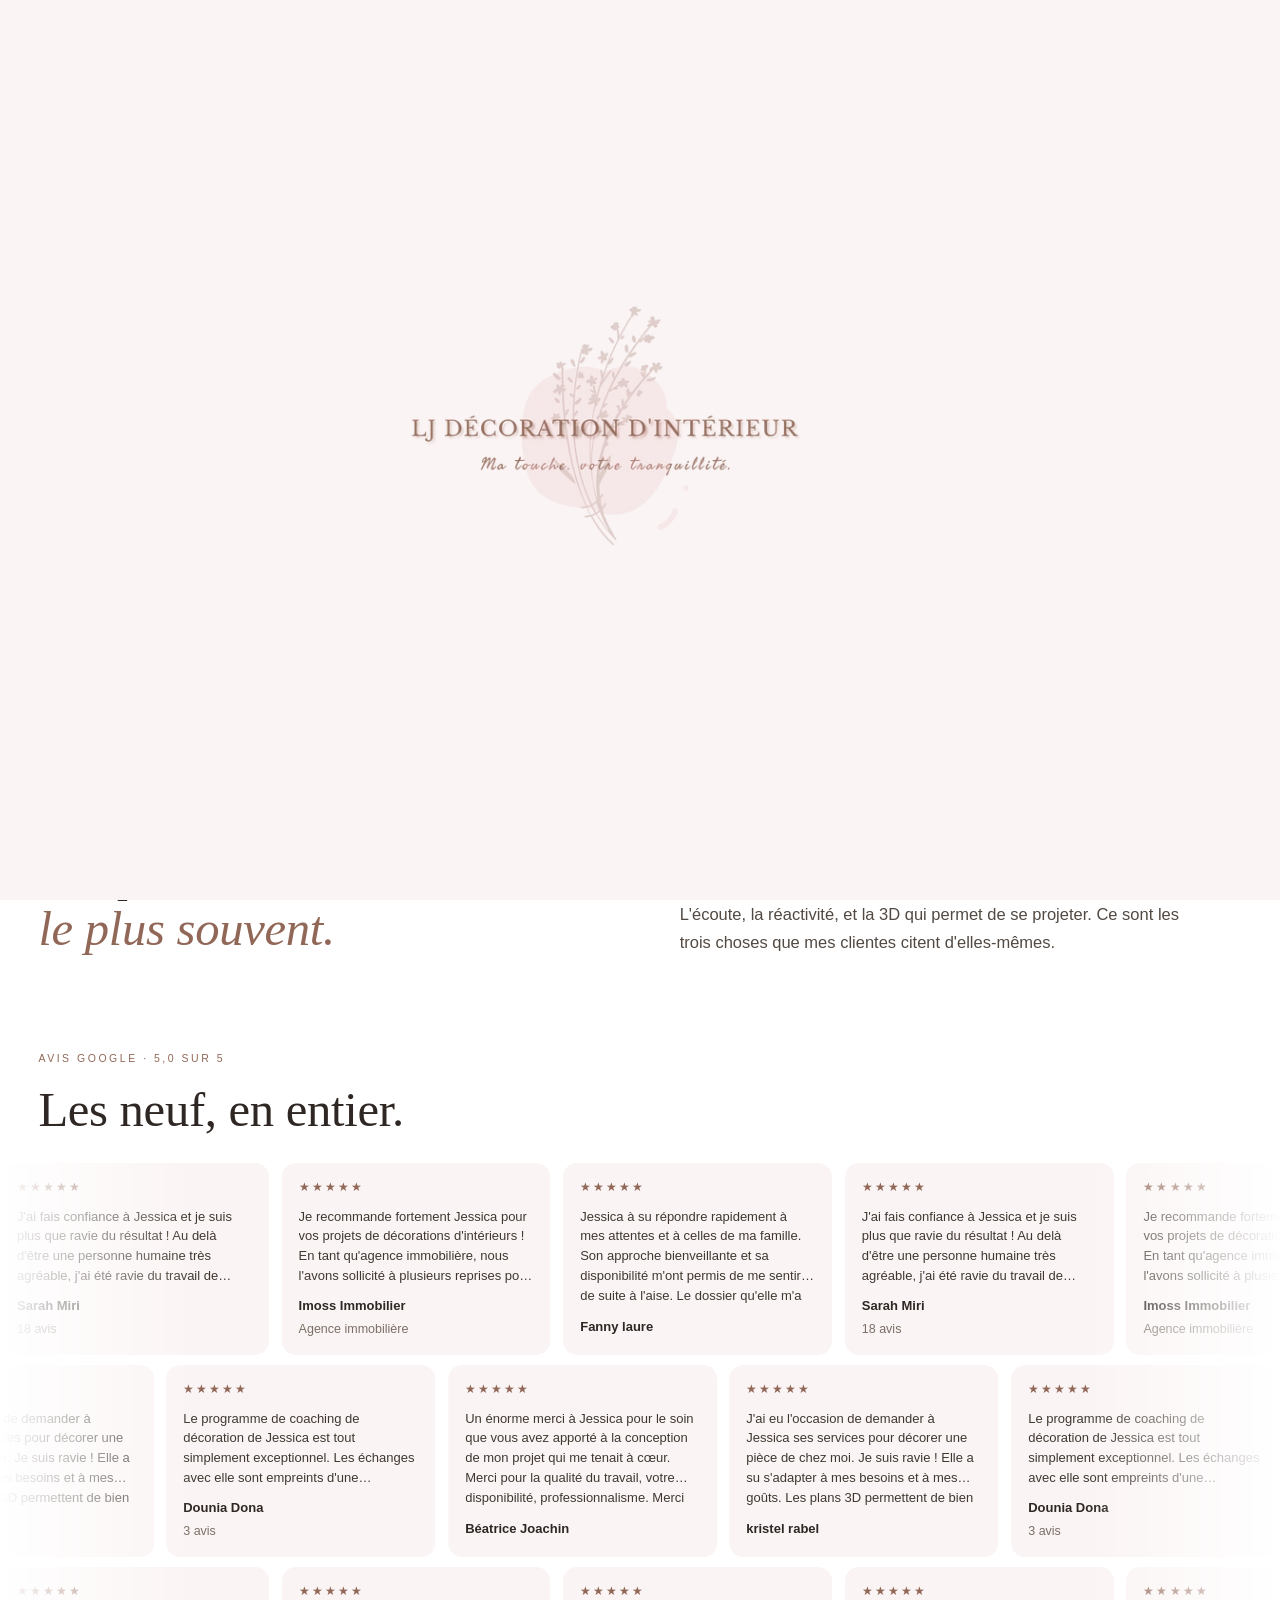
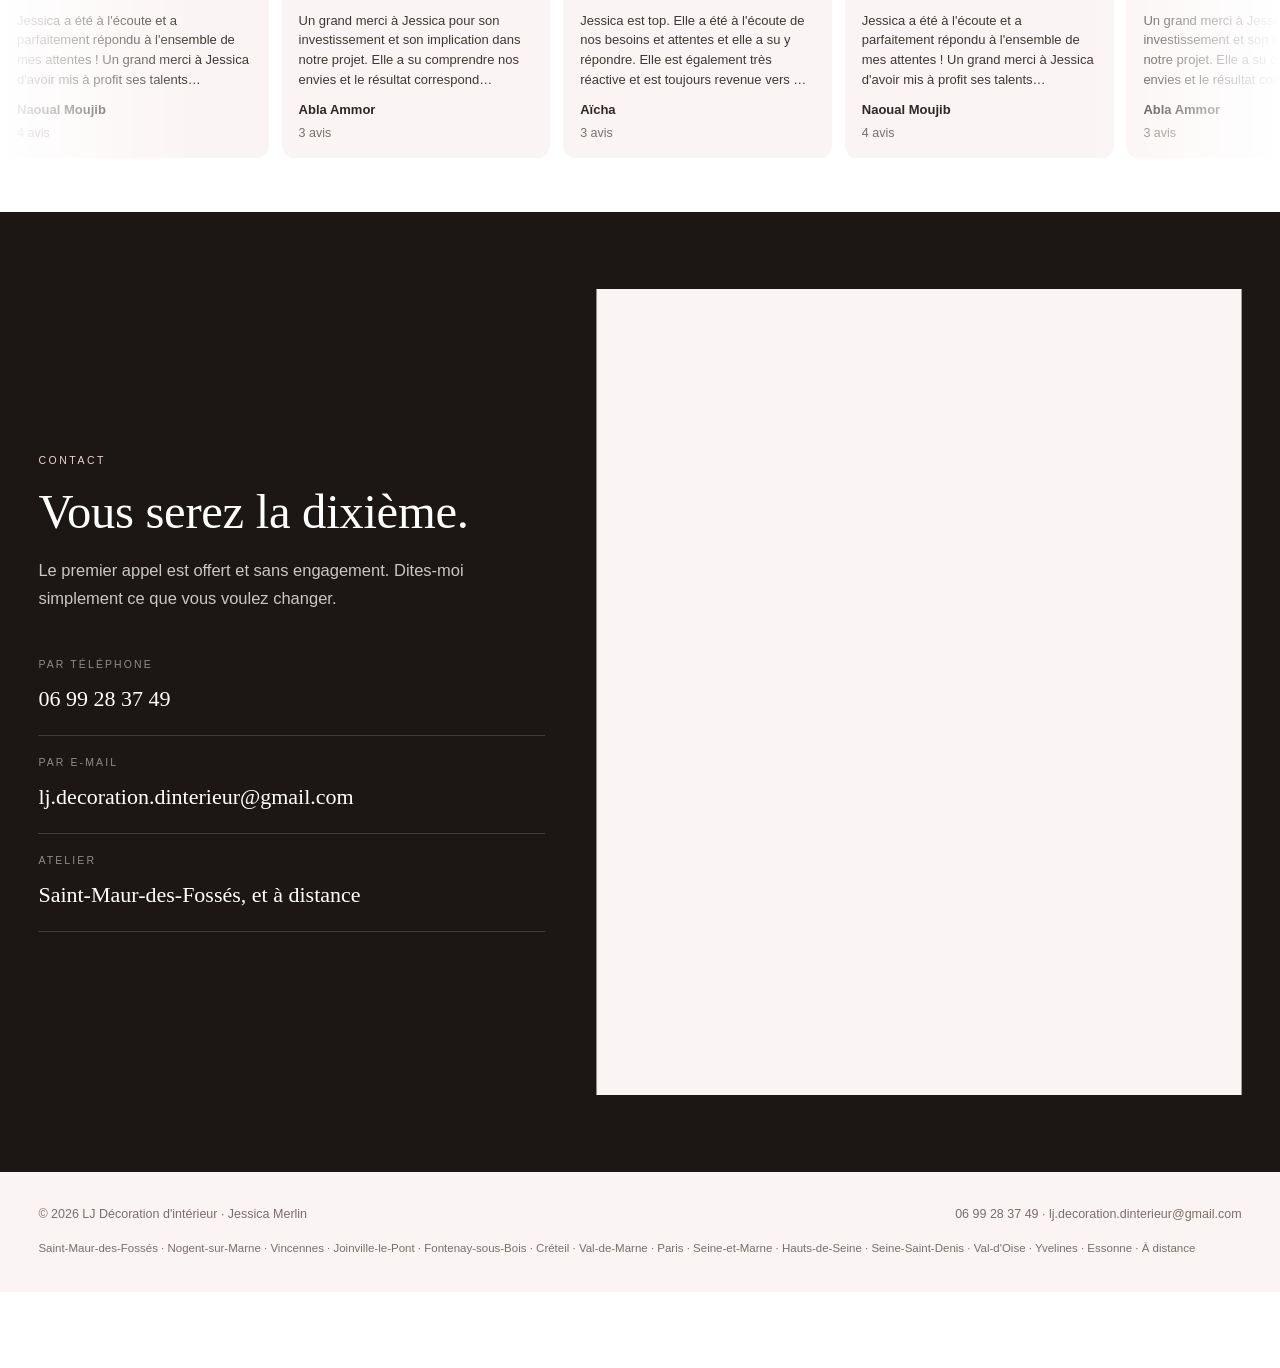
<file: avis.html>
<!DOCTYPE html>
<html lang="fr">
<head>
<meta charset="utf-8">
<meta name="viewport" content="width=device-width,initial-scale=1,viewport-fit=cover">
<title>Avis clients · LJ Décoration d&#x27;intérieur</title>
<meta name="description" content="Les neuf avis Google de Jessica Merlin, LJ Décoration d&#x27;intérieur. 5,0 sur 5.">
<meta name="robots" content="noindex,nofollow">
<meta name="theme-color" content="#FBF4F4">
<meta property="og:title" content="Avis clients · LJ Décoration d&#x27;intérieur">
<meta property="og:description" content="Les neuf avis Google de Jessica Merlin, LJ Décoration d&#x27;intérieur. 5,0 sur 5.">
<meta property="og:type" content="website">
<link rel="icon" href="assets/logo.webp">
<link rel="stylesheet" href="site.css">
<script type="application/ld+json">{"@context": "https://schema.org", "@type": "ProfessionalService", "name": "LJ Décoration d'intérieur", "founder": {"@type": "Person", "name": "Jessica Merlin"}, "telephone": "+33699283749", "email": "lj.decoration.dinterieur@gmail.com", "address": {"@type": "PostalAddress", "addressLocality": "Saint-Maur-des-Fossés", "postalCode": "94100", "addressCountry": "FR"}, "areaServed": ["Saint-Maur-des-Fossés", "Nogent-sur-Marne", "Vincennes", "Joinville-le-Pont", "Fontenay-sous-Bois", "Créteil", "Val-de-Marne", "Paris", "Seine-et-Marne", "Hauts-de-Seine", "Seine-Saint-Denis", "Val-d'Oise", "Yvelines", "Essonne"], "priceRange": "€€", "aggregateRating": {"@type": "AggregateRating", "ratingValue": "5", "reviewCount": 9}}</script>
</head>
<body>
<header class="bar">
  <a class="logo" href="index.html"><img src="assets/logo-t.webp" alt="LJ Décoration d&#x27;intérieur, Jessica Merlin" fetchpriority="high" decoding="async" width="420" height="262"></a>
  <nav class="menu"><a href="realisations.html">Réalisations</a><a href="decoration.html">Décoration d&#x27;intérieur</a><a href="home-staging.html">Home staging</a><a href="coaching.html">Coaching déco</a><a href="contact.html">Contact</a>
    <button class="plus" aria-label="Toutes les pages"><i></i><i></i><i></i></button>
  </nav>
</header>
<div class="nappe"><ol><li><a href="index.html"><em>01</em>Accueil</a></li><li><a href="realisations.html"><em>02</em>Réalisations</a></li><li><a href="decoration.html"><em>03</em>Décoration d&#x27;intérieur</a></li><li><a href="home-staging.html"><em>04</em>Home staging</a></li><li><a href="coaching.html"><em>05</em>Coaching déco</a></li><li><a href="carte-cadeau.html"><em>06</em>Carte cadeau</a></li><li><a href="journal.html"><em>07</em>Le journal</a></li><li><a href="avis.html"><em>08</em>Elles racontent</a></li><li><a href="a-propos.html"><em>09</em>Jessica Merlin</a></li><li><a href="contact.html"><em>10</em>Contact</a></li>
  <li class="coord">
    <div>Par téléphone<b>06 99 28 37 49</b></div>
    <div>Par e-mail<b style="font-size:15px">lj.decoration.dinterieur@gmail.com</b></div>
    <div>Atelier<b style="font-size:15px">Saint-Maur-des-Fossés</b></div>
  </li></ol></div>
<div class="rideau" id="rideau">
  <img class="marque-gr" src="assets/logo-t.webp" alt="LJ Décoration d'intérieur"
       width="420" height="262" fetchpriority="high">
</div>
<div class="loupe" hidden>
  <span class="fond-clic"></span>
  <button class="fermer" type="button" aria-label="Fermer">&times;</button>
  <button class="lp prec" type="button" aria-label="Photo précédente">&larr;</button>
  <img alt="">
  <button class="lp suiv" type="button" aria-label="Photo suivante">&rarr;</button>
  <span class="lg"></span>
</div>
<main>

<section class="hero court">
  <div class="fond"><img src="assets/h-avis.webp" srcset="assets/h-avis-s.webp 1600w, assets/h-avis.webp 3200w" sizes="100vw" alt="Séjour et meuble télévision, projet 3D de Jessica Merlin" fetchpriority="high" data-loupe decoding="async" width="3200" height="1800"></div>
  <div class="voileN"></div>
  <div class="dedans"><div class="w">
    <div class="eyebrow">Décoratrice et architecte d'intérieur · <span class="nb">Île-de-France</span></div>
    <div class="bas">
      <h1><span class="mot"><span>Neuf avis,</span></span><span class="mot"><span><em>tous à cinq étoiles.</em></span></span></h1>
      <div><p class="sous">Des particuliers, une agence immobilière, des clientes du coaching. Tous vérifiables sur ma fiche Google.</p><div class="duo"><a class="b b1" href="contact.html">Devenir la dixième</a></div></div>
    </div>
  </div></div>
</section>

<section><div class="w">
  <div class="entete">
    <div><div class="tag r">Avis Google · 5,0 sur 5</div>
      <h2 class="r">Ce qui revient<br><em>le plus souvent.</em></h2></div>
    <div><p class="p r">L'écoute, la réactivité, et la 3D qui permet de se projeter. Ce sont les
    trois choses que mes clientes citent d'elles-mêmes.</p></div>
  </div>
</div>
<section class="serre avis-fil"><div class="w">
  <div class="entete"><div><div class="tag r">Avis Google · 5,0 sur 5</div>
    <h2 class="r">Les neuf, en entier.</h2></div><div></div></div>
</div>
<div class="fils r"><div class="fil"><div class="tapis"><div class="ruban"><article class="av"><div class="etoiles">★★★★★</div><q>J&#x27;ai fais confiance à Jessica et je suis plus que ravie du résultat ! Au delà d&#x27;être une personne humaine très agréable, j&#x27;ai été ravie du travail de qualité fourni par Jessica et de son professionnalisme, elle a su comprendre ma demande très rapidement et tout ça a un prix plus que raisonnable ! Je ne peux que recommander ses services encore merci d&#x27;avoir rendu mon appartement aussi beau et chaleureux !</q><div class="qui"><b>Sarah Miri</b><span>18 avis</span><div style="font-size:12px;color:var(--terre);margin-top:5px">Ponctualité, professionnalisme, qualité, rapport qualité-prix, réactivité</div></div></article><article class="av"><div class="etoiles">★★★★★</div><q>Je recommande fortement Jessica pour vos projets de décorations d&#x27;intérieurs ! En tant qu&#x27;agence immobilière, nous l&#x27;avons sollicité à plusieurs reprises pour des projets avec nos clients acheteurs qui avaient besoin de projection pour un nouvel agencement. Elle a parfaitement su répondre à toutes nos demandes et les clients en étaient ravie.</q><div class="qui"><b>Imoss Immobilier</b><span>Agence immobilière</span></div></article><article class="av"><div class="etoiles">★★★★★</div><q>Jessica à su répondre rapidement à mes attentes et à celles de ma famille. Son approche bienveillante et sa disponibilité m&#x27;ont permis de me sentir de suite à l&#x27;aise. Le dossier qu&#x27;elle m&#x27;a remis était vraiment complet, les photos réalistes 3D nous ont permis de réellement nous projeter. Le grand plus c&#x27;est que nous avons pu procéder à une modification sur la 3D après la livraison du projet.</q><div class="qui"><b>Fanny laure</b></div></article><article class="av"><div class="etoiles">★★★★★</div><q>J&#x27;ai fais confiance à Jessica et je suis plus que ravie du résultat ! Au delà d&#x27;être une personne humaine très agréable, j&#x27;ai été ravie du travail de qualité fourni par Jessica et de son professionnalisme, elle a su comprendre ma demande très rapidement et tout ça a un prix plus que raisonnable ! Je ne peux que recommander ses services encore merci d&#x27;avoir rendu mon appartement aussi beau et chaleureux !</q><div class="qui"><b>Sarah Miri</b><span>18 avis</span><div style="font-size:12px;color:var(--terre);margin-top:5px">Ponctualité, professionnalisme, qualité, rapport qualité-prix, réactivité</div></div></article><article class="av"><div class="etoiles">★★★★★</div><q>Je recommande fortement Jessica pour vos projets de décorations d&#x27;intérieurs ! En tant qu&#x27;agence immobilière, nous l&#x27;avons sollicité à plusieurs reprises pour des projets avec nos clients acheteurs qui avaient besoin de projection pour un nouvel agencement. Elle a parfaitement su répondre à toutes nos demandes et les clients en étaient ravie.</q><div class="qui"><b>Imoss Immobilier</b><span>Agence immobilière</span></div></article><article class="av"><div class="etoiles">★★★★★</div><q>Jessica à su répondre rapidement à mes attentes et à celles de ma famille. Son approche bienveillante et sa disponibilité m&#x27;ont permis de me sentir de suite à l&#x27;aise. Le dossier qu&#x27;elle m&#x27;a remis était vraiment complet, les photos réalistes 3D nous ont permis de réellement nous projeter. Le grand plus c&#x27;est que nous avons pu procéder à une modification sur la 3D après la livraison du projet.</q><div class="qui"><b>Fanny laure</b></div></article><article class="av"><div class="etoiles">★★★★★</div><q>J&#x27;ai fais confiance à Jessica et je suis plus que ravie du résultat ! Au delà d&#x27;être une personne humaine très agréable, j&#x27;ai été ravie du travail de qualité fourni par Jessica et de son professionnalisme, elle a su comprendre ma demande très rapidement et tout ça a un prix plus que raisonnable ! Je ne peux que recommander ses services encore merci d&#x27;avoir rendu mon appartement aussi beau et chaleureux !</q><div class="qui"><b>Sarah Miri</b><span>18 avis</span><div style="font-size:12px;color:var(--terre);margin-top:5px">Ponctualité, professionnalisme, qualité, rapport qualité-prix, réactivité</div></div></article><article class="av"><div class="etoiles">★★★★★</div><q>Je recommande fortement Jessica pour vos projets de décorations d&#x27;intérieurs ! En tant qu&#x27;agence immobilière, nous l&#x27;avons sollicité à plusieurs reprises pour des projets avec nos clients acheteurs qui avaient besoin de projection pour un nouvel agencement. Elle a parfaitement su répondre à toutes nos demandes et les clients en étaient ravie.</q><div class="qui"><b>Imoss Immobilier</b><span>Agence immobilière</span></div></article><article class="av"><div class="etoiles">★★★★★</div><q>Jessica à su répondre rapidement à mes attentes et à celles de ma famille. Son approche bienveillante et sa disponibilité m&#x27;ont permis de me sentir de suite à l&#x27;aise. Le dossier qu&#x27;elle m&#x27;a remis était vraiment complet, les photos réalistes 3D nous ont permis de réellement nous projeter. Le grand plus c&#x27;est que nous avons pu procéder à une modification sur la 3D après la livraison du projet.</q><div class="qui"><b>Fanny laure</b></div></article><article class="av"><div class="etoiles">★★★★★</div><q>J&#x27;ai fais confiance à Jessica et je suis plus que ravie du résultat ! Au delà d&#x27;être une personne humaine très agréable, j&#x27;ai été ravie du travail de qualité fourni par Jessica et de son professionnalisme, elle a su comprendre ma demande très rapidement et tout ça a un prix plus que raisonnable ! Je ne peux que recommander ses services encore merci d&#x27;avoir rendu mon appartement aussi beau et chaleureux !</q><div class="qui"><b>Sarah Miri</b><span>18 avis</span><div style="font-size:12px;color:var(--terre);margin-top:5px">Ponctualité, professionnalisme, qualité, rapport qualité-prix, réactivité</div></div></article><article class="av"><div class="etoiles">★★★★★</div><q>Je recommande fortement Jessica pour vos projets de décorations d&#x27;intérieurs ! En tant qu&#x27;agence immobilière, nous l&#x27;avons sollicité à plusieurs reprises pour des projets avec nos clients acheteurs qui avaient besoin de projection pour un nouvel agencement. Elle a parfaitement su répondre à toutes nos demandes et les clients en étaient ravie.</q><div class="qui"><b>Imoss Immobilier</b><span>Agence immobilière</span></div></article><article class="av"><div class="etoiles">★★★★★</div><q>Jessica à su répondre rapidement à mes attentes et à celles de ma famille. Son approche bienveillante et sa disponibilité m&#x27;ont permis de me sentir de suite à l&#x27;aise. Le dossier qu&#x27;elle m&#x27;a remis était vraiment complet, les photos réalistes 3D nous ont permis de réellement nous projeter. Le grand plus c&#x27;est que nous avons pu procéder à une modification sur la 3D après la livraison du projet.</q><div class="qui"><b>Fanny laure</b></div></article><article class="av"><div class="etoiles">★★★★★</div><q>J&#x27;ai fais confiance à Jessica et je suis plus que ravie du résultat ! Au delà d&#x27;être une personne humaine très agréable, j&#x27;ai été ravie du travail de qualité fourni par Jessica et de son professionnalisme, elle a su comprendre ma demande très rapidement et tout ça a un prix plus que raisonnable ! Je ne peux que recommander ses services encore merci d&#x27;avoir rendu mon appartement aussi beau et chaleureux !</q><div class="qui"><b>Sarah Miri</b><span>18 avis</span><div style="font-size:12px;color:var(--terre);margin-top:5px">Ponctualité, professionnalisme, qualité, rapport qualité-prix, réactivité</div></div></article><article class="av"><div class="etoiles">★★★★★</div><q>Je recommande fortement Jessica pour vos projets de décorations d&#x27;intérieurs ! En tant qu&#x27;agence immobilière, nous l&#x27;avons sollicité à plusieurs reprises pour des projets avec nos clients acheteurs qui avaient besoin de projection pour un nouvel agencement. Elle a parfaitement su répondre à toutes nos demandes et les clients en étaient ravie.</q><div class="qui"><b>Imoss Immobilier</b><span>Agence immobilière</span></div></article><article class="av"><div class="etoiles">★★★★★</div><q>Jessica à su répondre rapidement à mes attentes et à celles de ma famille. Son approche bienveillante et sa disponibilité m&#x27;ont permis de me sentir de suite à l&#x27;aise. Le dossier qu&#x27;elle m&#x27;a remis était vraiment complet, les photos réalistes 3D nous ont permis de réellement nous projeter. Le grand plus c&#x27;est que nous avons pu procéder à une modification sur la 3D après la livraison du projet.</q><div class="qui"><b>Fanny laure</b></div></article><article class="av"><div class="etoiles">★★★★★</div><q>J&#x27;ai fais confiance à Jessica et je suis plus que ravie du résultat ! Au delà d&#x27;être une personne humaine très agréable, j&#x27;ai été ravie du travail de qualité fourni par Jessica et de son professionnalisme, elle a su comprendre ma demande très rapidement et tout ça a un prix plus que raisonnable ! Je ne peux que recommander ses services encore merci d&#x27;avoir rendu mon appartement aussi beau et chaleureux !</q><div class="qui"><b>Sarah Miri</b><span>18 avis</span><div style="font-size:12px;color:var(--terre);margin-top:5px">Ponctualité, professionnalisme, qualité, rapport qualité-prix, réactivité</div></div></article><article class="av"><div class="etoiles">★★★★★</div><q>Je recommande fortement Jessica pour vos projets de décorations d&#x27;intérieurs ! En tant qu&#x27;agence immobilière, nous l&#x27;avons sollicité à plusieurs reprises pour des projets avec nos clients acheteurs qui avaient besoin de projection pour un nouvel agencement. Elle a parfaitement su répondre à toutes nos demandes et les clients en étaient ravie.</q><div class="qui"><b>Imoss Immobilier</b><span>Agence immobilière</span></div></article><article class="av"><div class="etoiles">★★★★★</div><q>Jessica à su répondre rapidement à mes attentes et à celles de ma famille. Son approche bienveillante et sa disponibilité m&#x27;ont permis de me sentir de suite à l&#x27;aise. Le dossier qu&#x27;elle m&#x27;a remis était vraiment complet, les photos réalistes 3D nous ont permis de réellement nous projeter. Le grand plus c&#x27;est que nous avons pu procéder à une modification sur la 3D après la livraison du projet.</q><div class="qui"><b>Fanny laure</b></div></article></div></div></div><div class="fil retour"><div class="tapis"><div class="ruban"><article class="av"><div class="etoiles">★★★★★</div><q>Le programme de coaching de décoration de Jessica est tout simplement exceptionnel. Les échanges avec elle sont empreints d&#x27;une bienveillance rare, ce qui rend chaque session agréable et enrichissante. Son expertise et ses conseils ont vraiment une valeur ajoutée, et j&#x27;ai déjà constaté des changements significatifs dans mon espace grâce à ses recommandations avisées.</q><div class="qui"><b>Dounia Dona</b><span>3 avis</span></div></article><article class="av"><div class="etoiles">★★★★★</div><q>J&#x27;ai eu l&#x27;occasion de demander à Jessica ses services pour décorer une pièce de chez moi. Je suis ravie ! Elle a su s&#x27;adapter à mes besoins et à mes goûts. Les plans 3D permettent de bien se projeter et donnent envie d&#x27;entamer la transformation. Je recommande sans hésiter !</q><div class="qui"><b>kristel rabel</b></div></article><article class="av"><div class="etoiles">★★★★★</div><q>Un énorme merci à Jessica pour le soin que vous avez apporté à la conception de mon projet qui me tenait à cœur. Merci pour la qualité du travail, votre disponibilité, professionnalisme. Merci pour les images en 3D qui représentaient mon projet de manière claire et attrayante. Je vous remercie vivement.</q><div class="qui"><b>Béatrice Joachin</b><div style="font-size:12px;color:var(--terre);margin-top:5px">Professionnalisme</div></div></article><article class="av"><div class="etoiles">★★★★★</div><q>Le programme de coaching de décoration de Jessica est tout simplement exceptionnel. Les échanges avec elle sont empreints d&#x27;une bienveillance rare, ce qui rend chaque session agréable et enrichissante. Son expertise et ses conseils ont vraiment une valeur ajoutée, et j&#x27;ai déjà constaté des changements significatifs dans mon espace grâce à ses recommandations avisées.</q><div class="qui"><b>Dounia Dona</b><span>3 avis</span></div></article><article class="av"><div class="etoiles">★★★★★</div><q>J&#x27;ai eu l&#x27;occasion de demander à Jessica ses services pour décorer une pièce de chez moi. Je suis ravie ! Elle a su s&#x27;adapter à mes besoins et à mes goûts. Les plans 3D permettent de bien se projeter et donnent envie d&#x27;entamer la transformation. Je recommande sans hésiter !</q><div class="qui"><b>kristel rabel</b></div></article><article class="av"><div class="etoiles">★★★★★</div><q>Un énorme merci à Jessica pour le soin que vous avez apporté à la conception de mon projet qui me tenait à cœur. Merci pour la qualité du travail, votre disponibilité, professionnalisme. Merci pour les images en 3D qui représentaient mon projet de manière claire et attrayante. Je vous remercie vivement.</q><div class="qui"><b>Béatrice Joachin</b><div style="font-size:12px;color:var(--terre);margin-top:5px">Professionnalisme</div></div></article><article class="av"><div class="etoiles">★★★★★</div><q>Le programme de coaching de décoration de Jessica est tout simplement exceptionnel. Les échanges avec elle sont empreints d&#x27;une bienveillance rare, ce qui rend chaque session agréable et enrichissante. Son expertise et ses conseils ont vraiment une valeur ajoutée, et j&#x27;ai déjà constaté des changements significatifs dans mon espace grâce à ses recommandations avisées.</q><div class="qui"><b>Dounia Dona</b><span>3 avis</span></div></article><article class="av"><div class="etoiles">★★★★★</div><q>J&#x27;ai eu l&#x27;occasion de demander à Jessica ses services pour décorer une pièce de chez moi. Je suis ravie ! Elle a su s&#x27;adapter à mes besoins et à mes goûts. Les plans 3D permettent de bien se projeter et donnent envie d&#x27;entamer la transformation. Je recommande sans hésiter !</q><div class="qui"><b>kristel rabel</b></div></article><article class="av"><div class="etoiles">★★★★★</div><q>Un énorme merci à Jessica pour le soin que vous avez apporté à la conception de mon projet qui me tenait à cœur. Merci pour la qualité du travail, votre disponibilité, professionnalisme. Merci pour les images en 3D qui représentaient mon projet de manière claire et attrayante. Je vous remercie vivement.</q><div class="qui"><b>Béatrice Joachin</b><div style="font-size:12px;color:var(--terre);margin-top:5px">Professionnalisme</div></div></article><article class="av"><div class="etoiles">★★★★★</div><q>Le programme de coaching de décoration de Jessica est tout simplement exceptionnel. Les échanges avec elle sont empreints d&#x27;une bienveillance rare, ce qui rend chaque session agréable et enrichissante. Son expertise et ses conseils ont vraiment une valeur ajoutée, et j&#x27;ai déjà constaté des changements significatifs dans mon espace grâce à ses recommandations avisées.</q><div class="qui"><b>Dounia Dona</b><span>3 avis</span></div></article><article class="av"><div class="etoiles">★★★★★</div><q>J&#x27;ai eu l&#x27;occasion de demander à Jessica ses services pour décorer une pièce de chez moi. Je suis ravie ! Elle a su s&#x27;adapter à mes besoins et à mes goûts. Les plans 3D permettent de bien se projeter et donnent envie d&#x27;entamer la transformation. Je recommande sans hésiter !</q><div class="qui"><b>kristel rabel</b></div></article><article class="av"><div class="etoiles">★★★★★</div><q>Un énorme merci à Jessica pour le soin que vous avez apporté à la conception de mon projet qui me tenait à cœur. Merci pour la qualité du travail, votre disponibilité, professionnalisme. Merci pour les images en 3D qui représentaient mon projet de manière claire et attrayante. Je vous remercie vivement.</q><div class="qui"><b>Béatrice Joachin</b><div style="font-size:12px;color:var(--terre);margin-top:5px">Professionnalisme</div></div></article><article class="av"><div class="etoiles">★★★★★</div><q>Le programme de coaching de décoration de Jessica est tout simplement exceptionnel. Les échanges avec elle sont empreints d&#x27;une bienveillance rare, ce qui rend chaque session agréable et enrichissante. Son expertise et ses conseils ont vraiment une valeur ajoutée, et j&#x27;ai déjà constaté des changements significatifs dans mon espace grâce à ses recommandations avisées.</q><div class="qui"><b>Dounia Dona</b><span>3 avis</span></div></article><article class="av"><div class="etoiles">★★★★★</div><q>J&#x27;ai eu l&#x27;occasion de demander à Jessica ses services pour décorer une pièce de chez moi. Je suis ravie ! Elle a su s&#x27;adapter à mes besoins et à mes goûts. Les plans 3D permettent de bien se projeter et donnent envie d&#x27;entamer la transformation. Je recommande sans hésiter !</q><div class="qui"><b>kristel rabel</b></div></article><article class="av"><div class="etoiles">★★★★★</div><q>Un énorme merci à Jessica pour le soin que vous avez apporté à la conception de mon projet qui me tenait à cœur. Merci pour la qualité du travail, votre disponibilité, professionnalisme. Merci pour les images en 3D qui représentaient mon projet de manière claire et attrayante. Je vous remercie vivement.</q><div class="qui"><b>Béatrice Joachin</b><div style="font-size:12px;color:var(--terre);margin-top:5px">Professionnalisme</div></div></article><article class="av"><div class="etoiles">★★★★★</div><q>Le programme de coaching de décoration de Jessica est tout simplement exceptionnel. Les échanges avec elle sont empreints d&#x27;une bienveillance rare, ce qui rend chaque session agréable et enrichissante. Son expertise et ses conseils ont vraiment une valeur ajoutée, et j&#x27;ai déjà constaté des changements significatifs dans mon espace grâce à ses recommandations avisées.</q><div class="qui"><b>Dounia Dona</b><span>3 avis</span></div></article><article class="av"><div class="etoiles">★★★★★</div><q>J&#x27;ai eu l&#x27;occasion de demander à Jessica ses services pour décorer une pièce de chez moi. Je suis ravie ! Elle a su s&#x27;adapter à mes besoins et à mes goûts. Les plans 3D permettent de bien se projeter et donnent envie d&#x27;entamer la transformation. Je recommande sans hésiter !</q><div class="qui"><b>kristel rabel</b></div></article><article class="av"><div class="etoiles">★★★★★</div><q>Un énorme merci à Jessica pour le soin que vous avez apporté à la conception de mon projet qui me tenait à cœur. Merci pour la qualité du travail, votre disponibilité, professionnalisme. Merci pour les images en 3D qui représentaient mon projet de manière claire et attrayante. Je vous remercie vivement.</q><div class="qui"><b>Béatrice Joachin</b><div style="font-size:12px;color:var(--terre);margin-top:5px">Professionnalisme</div></div></article></div></div></div><div class="fil"><div class="tapis"><div class="ruban"><article class="av"><div class="etoiles">★★★★★</div><q>Jessica a été à l&#x27;écoute et a parfaitement répondu à l&#x27;ensemble de mes attentes ! Un grand merci à Jessica d&#x27;avoir mis à profit ses talents indéniables pour la décoration ! J&#x27;apprécie quotidiennement mon chez-moi ! Je recommande à 100 % et vivement mon prochain projet !</q><div class="qui"><b>Naoual Moujib</b><span>4 avis</span></div></article><article class="av"><div class="etoiles">★★★★★</div><q>Un grand merci à Jessica pour son investissement et son implication dans notre projet. Elle a su comprendre nos envies et le résultat correspond parfaitement à nos attentes. Nous sommes ravis et recommandons son travail sans hésitation. Au plaisir de collaborer à nouveau ensemble.</q><div class="qui"><b>Abla Ammor</b><span>3 avis</span></div></article><article class="av"><div class="etoiles">★★★★★</div><q>Jessica est top. Elle a été à l&#x27;écoute de nos besoins et attentes et elle a su y répondre. Elle est également très réactive et est toujours revenue vers moi avec différentes options. Je la conseille vivement.</q><div class="qui"><b>Aïcha</b><span>3 avis</span></div></article><article class="av"><div class="etoiles">★★★★★</div><q>Jessica a été à l&#x27;écoute et a parfaitement répondu à l&#x27;ensemble de mes attentes ! Un grand merci à Jessica d&#x27;avoir mis à profit ses talents indéniables pour la décoration ! J&#x27;apprécie quotidiennement mon chez-moi ! Je recommande à 100 % et vivement mon prochain projet !</q><div class="qui"><b>Naoual Moujib</b><span>4 avis</span></div></article><article class="av"><div class="etoiles">★★★★★</div><q>Un grand merci à Jessica pour son investissement et son implication dans notre projet. Elle a su comprendre nos envies et le résultat correspond parfaitement à nos attentes. Nous sommes ravis et recommandons son travail sans hésitation. Au plaisir de collaborer à nouveau ensemble.</q><div class="qui"><b>Abla Ammor</b><span>3 avis</span></div></article><article class="av"><div class="etoiles">★★★★★</div><q>Jessica est top. Elle a été à l&#x27;écoute de nos besoins et attentes et elle a su y répondre. Elle est également très réactive et est toujours revenue vers moi avec différentes options. Je la conseille vivement.</q><div class="qui"><b>Aïcha</b><span>3 avis</span></div></article><article class="av"><div class="etoiles">★★★★★</div><q>Jessica a été à l&#x27;écoute et a parfaitement répondu à l&#x27;ensemble de mes attentes ! Un grand merci à Jessica d&#x27;avoir mis à profit ses talents indéniables pour la décoration ! J&#x27;apprécie quotidiennement mon chez-moi ! Je recommande à 100 % et vivement mon prochain projet !</q><div class="qui"><b>Naoual Moujib</b><span>4 avis</span></div></article><article class="av"><div class="etoiles">★★★★★</div><q>Un grand merci à Jessica pour son investissement et son implication dans notre projet. Elle a su comprendre nos envies et le résultat correspond parfaitement à nos attentes. Nous sommes ravis et recommandons son travail sans hésitation. Au plaisir de collaborer à nouveau ensemble.</q><div class="qui"><b>Abla Ammor</b><span>3 avis</span></div></article><article class="av"><div class="etoiles">★★★★★</div><q>Jessica est top. Elle a été à l&#x27;écoute de nos besoins et attentes et elle a su y répondre. Elle est également très réactive et est toujours revenue vers moi avec différentes options. Je la conseille vivement.</q><div class="qui"><b>Aïcha</b><span>3 avis</span></div></article><article class="av"><div class="etoiles">★★★★★</div><q>Jessica a été à l&#x27;écoute et a parfaitement répondu à l&#x27;ensemble de mes attentes ! Un grand merci à Jessica d&#x27;avoir mis à profit ses talents indéniables pour la décoration ! J&#x27;apprécie quotidiennement mon chez-moi ! Je recommande à 100 % et vivement mon prochain projet !</q><div class="qui"><b>Naoual Moujib</b><span>4 avis</span></div></article><article class="av"><div class="etoiles">★★★★★</div><q>Un grand merci à Jessica pour son investissement et son implication dans notre projet. Elle a su comprendre nos envies et le résultat correspond parfaitement à nos attentes. Nous sommes ravis et recommandons son travail sans hésitation. Au plaisir de collaborer à nouveau ensemble.</q><div class="qui"><b>Abla Ammor</b><span>3 avis</span></div></article><article class="av"><div class="etoiles">★★★★★</div><q>Jessica est top. Elle a été à l&#x27;écoute de nos besoins et attentes et elle a su y répondre. Elle est également très réactive et est toujours revenue vers moi avec différentes options. Je la conseille vivement.</q><div class="qui"><b>Aïcha</b><span>3 avis</span></div></article><article class="av"><div class="etoiles">★★★★★</div><q>Jessica a été à l&#x27;écoute et a parfaitement répondu à l&#x27;ensemble de mes attentes ! Un grand merci à Jessica d&#x27;avoir mis à profit ses talents indéniables pour la décoration ! J&#x27;apprécie quotidiennement mon chez-moi ! Je recommande à 100 % et vivement mon prochain projet !</q><div class="qui"><b>Naoual Moujib</b><span>4 avis</span></div></article><article class="av"><div class="etoiles">★★★★★</div><q>Un grand merci à Jessica pour son investissement et son implication dans notre projet. Elle a su comprendre nos envies et le résultat correspond parfaitement à nos attentes. Nous sommes ravis et recommandons son travail sans hésitation. Au plaisir de collaborer à nouveau ensemble.</q><div class="qui"><b>Abla Ammor</b><span>3 avis</span></div></article><article class="av"><div class="etoiles">★★★★★</div><q>Jessica est top. Elle a été à l&#x27;écoute de nos besoins et attentes et elle a su y répondre. Elle est également très réactive et est toujours revenue vers moi avec différentes options. Je la conseille vivement.</q><div class="qui"><b>Aïcha</b><span>3 avis</span></div></article><article class="av"><div class="etoiles">★★★★★</div><q>Jessica a été à l&#x27;écoute et a parfaitement répondu à l&#x27;ensemble de mes attentes ! Un grand merci à Jessica d&#x27;avoir mis à profit ses talents indéniables pour la décoration ! J&#x27;apprécie quotidiennement mon chez-moi ! Je recommande à 100 % et vivement mon prochain projet !</q><div class="qui"><b>Naoual Moujib</b><span>4 avis</span></div></article><article class="av"><div class="etoiles">★★★★★</div><q>Un grand merci à Jessica pour son investissement et son implication dans notre projet. Elle a su comprendre nos envies et le résultat correspond parfaitement à nos attentes. Nous sommes ravis et recommandons son travail sans hésitation. Au plaisir de collaborer à nouveau ensemble.</q><div class="qui"><b>Abla Ammor</b><span>3 avis</span></div></article><article class="av"><div class="etoiles">★★★★★</div><q>Jessica est top. Elle a été à l&#x27;écoute de nos besoins et attentes et elle a su y répondre. Elle est également très réactive et est toujours revenue vers moi avec différentes options. Je la conseille vivement.</q><div class="qui"><b>Aïcha</b><span>3 avis</span></div></article></div></div></div></div>
</section>
<section style="padding:0">

<section class="ct"><div class="w">
  <div class="duo2 large">
    <div>
      <div class="tag r">Contact</div>
      <h2 class="r">Vous serez la dixième.</h2>
      <p class="p r">Le premier appel est offert et sans engagement. Dites-moi simplement ce que vous voulez changer.</p>
      <div class="r" style="margin-top:26px">
        <a class="ligne" href="tel:0699283749"><small>Par téléphone</small><strong>06 99 28 37 49</strong></a>
        <a class="ligne" href="mailto:lj.decoration.dinterieur@gmail.com"><small>Par e-mail</small><strong>lj.decoration.dinterieur@gmail.com</strong></a>
        <span class="ligne"><small>Atelier</small><strong>Saint-Maur-des-Fossés, et à distance</strong></span>
      </div>
    </div>
    <div class="r"><img class="voile" src="assets/moodboard-2.webp" srcset="assets/moodboard-2-s.webp 540w, assets/moodboard-2.webp 1080w" sizes="(max-width:900px) 100vw, 640px" alt="Planche d&#x27;ambiance de Jessica Merlin" loading="lazy" data-loupe decoding="async" width="1080" height="1350"></div>
  </div>
</div></section>

<footer><div class="w">
  <div>© 2026 LJ Décoration d'intérieur · Jessica Merlin</div>
  <div><a href="tel:0699283749">06 99 28 37 49</a> · <a href="mailto:lj.decoration.dinterieur@gmail.com">lj.decoration.dinterieur@gmail.com</a></div>
</div><div class="w"><div class="zones">Saint-Maur-des-Fossés · Nogent-sur-Marne · Vincennes · Joinville-le-Pont · Fontenay-sous-Bois · Créteil · Val-de-Marne · Paris · Seine-et-Marne · Hauts-de-Seine · Seine-Saint-Denis · Val-d&#x27;Oise · Yvelines · Essonne · À distance</div></div></footer>
</main>
<script src="vendor/lenis.min.js" defer></script>
<script src="vendor/gsap.min.js" defer></script>
<script src="vendor/ScrollTrigger.min.js" defer></script>
<script src="site.js" defer></script>
</body>
</html>
</file>
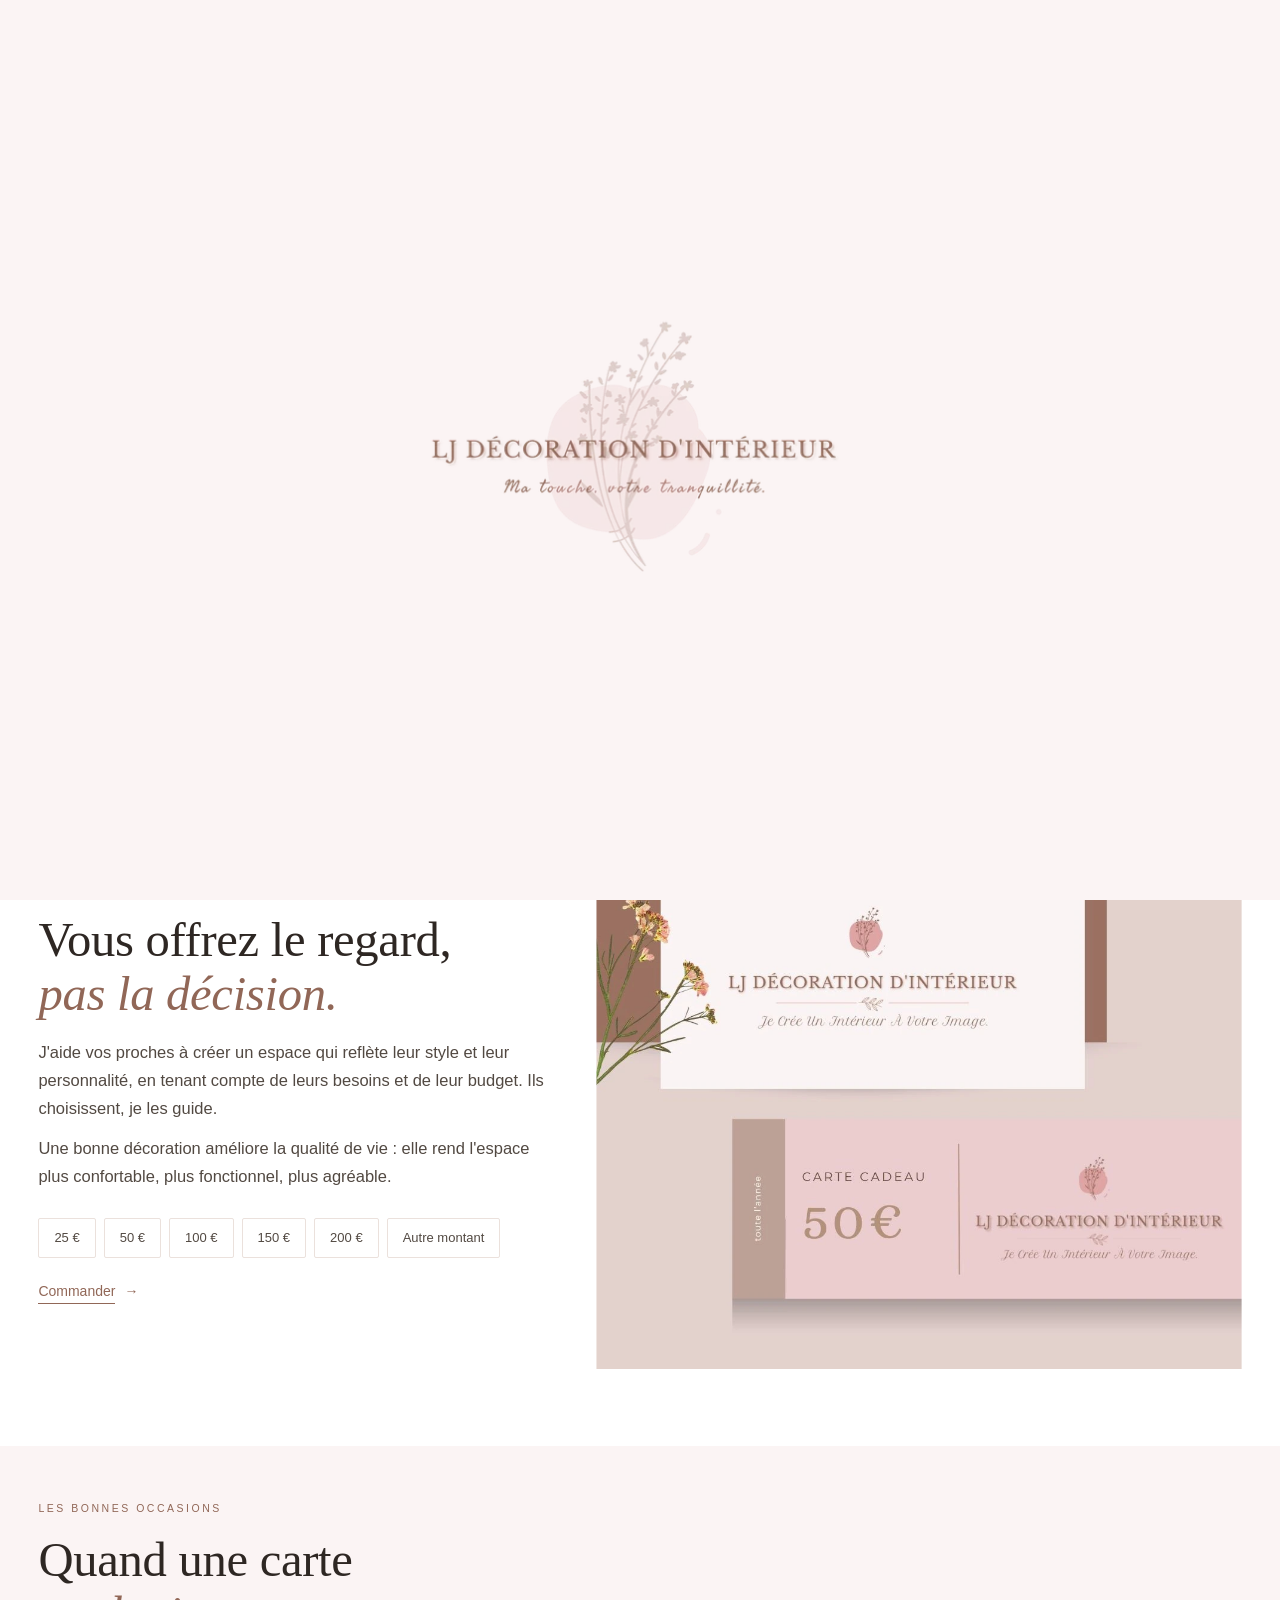
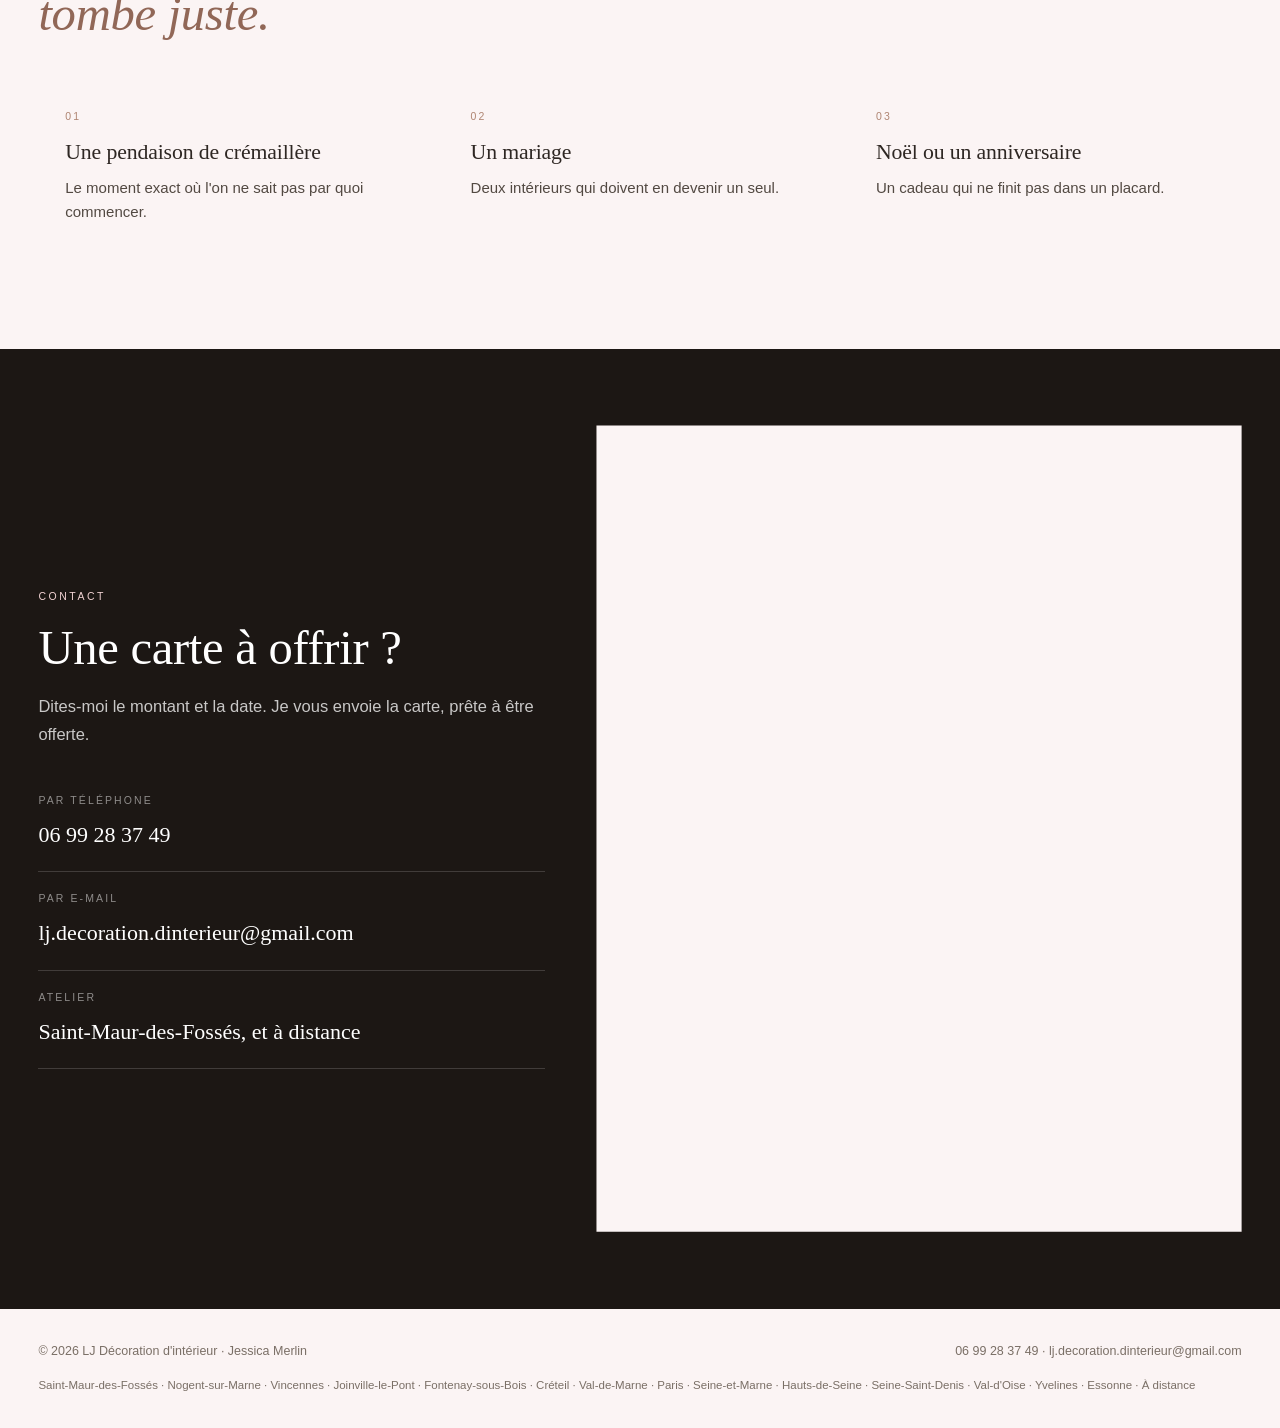
<file: carte-cadeau.html>
<!DOCTYPE html>
<html lang="fr">
<head>
<meta charset="utf-8">
<meta name="viewport" content="width=device-width,initial-scale=1,viewport-fit=cover">
<title>Carte cadeau · LJ Décoration d&#x27;intérieur</title>
<meta name="description" content="Offrez une carte cadeau LJ Décoration d&#x27;intérieur, de 25 à 200 € ou au montant de votre choix.">
<meta name="robots" content="noindex,nofollow">
<meta name="theme-color" content="#FBF4F4">
<meta property="og:title" content="Carte cadeau · LJ Décoration d&#x27;intérieur">
<meta property="og:description" content="Offrez une carte cadeau LJ Décoration d&#x27;intérieur, de 25 à 200 € ou au montant de votre choix.">
<meta property="og:type" content="website">
<link rel="icon" href="assets/logo.webp">
<link rel="stylesheet" href="site.css">
<script type="application/ld+json">{"@context": "https://schema.org", "@type": "ProfessionalService", "name": "LJ Décoration d'intérieur", "founder": {"@type": "Person", "name": "Jessica Merlin"}, "telephone": "+33699283749", "email": "lj.decoration.dinterieur@gmail.com", "address": {"@type": "PostalAddress", "addressLocality": "Saint-Maur-des-Fossés", "postalCode": "94100", "addressCountry": "FR"}, "areaServed": ["Saint-Maur-des-Fossés", "Nogent-sur-Marne", "Vincennes", "Joinville-le-Pont", "Fontenay-sous-Bois", "Créteil", "Val-de-Marne", "Paris", "Seine-et-Marne", "Hauts-de-Seine", "Seine-Saint-Denis", "Val-d'Oise", "Yvelines", "Essonne"], "priceRange": "€€", "aggregateRating": {"@type": "AggregateRating", "ratingValue": "5", "reviewCount": 9}}</script>
</head>
<body>
<header class="bar">
  <a class="logo" href="index.html"><img src="assets/logo-t.webp" alt="LJ Décoration d&#x27;intérieur, Jessica Merlin" fetchpriority="high" decoding="async" width="420" height="262"></a>
  <nav class="menu"><a href="realisations.html">Réalisations</a><a href="decoration.html">Décoration d&#x27;intérieur</a><a href="home-staging.html">Home staging</a><a href="coaching.html">Coaching déco</a><a href="contact.html">Contact</a>
    <button class="plus" aria-label="Toutes les pages"><i></i><i></i><i></i></button>
  </nav>
</header>
<div class="nappe"><ol><li><a href="index.html"><em>01</em>Accueil</a></li><li><a href="realisations.html"><em>02</em>Réalisations</a></li><li><a href="decoration.html"><em>03</em>Décoration d&#x27;intérieur</a></li><li><a href="home-staging.html"><em>04</em>Home staging</a></li><li><a href="coaching.html"><em>05</em>Coaching déco</a></li><li><a href="carte-cadeau.html"><em>06</em>Carte cadeau</a></li><li><a href="journal.html"><em>07</em>Le journal</a></li><li><a href="avis.html"><em>08</em>Elles racontent</a></li><li><a href="a-propos.html"><em>09</em>Jessica Merlin</a></li><li><a href="contact.html"><em>10</em>Contact</a></li>
  <li class="coord">
    <div>Par téléphone<b>06 99 28 37 49</b></div>
    <div>Par e-mail<b style="font-size:15px">lj.decoration.dinterieur@gmail.com</b></div>
    <div>Atelier<b style="font-size:15px">Saint-Maur-des-Fossés</b></div>
  </li></ol></div>
<div class="rideau" id="rideau">
  <img class="marque-gr" src="assets/logo-t.webp" alt="LJ Décoration d'intérieur"
       width="420" height="262" fetchpriority="high">
</div>
<div class="loupe" hidden>
  <span class="fond-clic"></span>
  <button class="fermer" type="button" aria-label="Fermer">&times;</button>
  <button class="lp prec" type="button" aria-label="Photo précédente">&larr;</button>
  <img alt="">
  <button class="lp suiv" type="button" aria-label="Photo suivante">&rarr;</button>
  <span class="lg"></span>
</div>
<main>

<section class="hero court">
  <div class="fond"><img src="assets/h-cadeau.webp" srcset="assets/h-cadeau-s.webp 1600w, assets/h-cadeau.webp 1920w" sizes="100vw" alt="Séjour et canapé jaune, projet 3D de Jessica Merlin" fetchpriority="high" data-loupe decoding="async" width="1920" height="1080"></div>
  <div class="voileN"></div>
  <div class="dedans"><div class="w">
    <div class="eyebrow">Décoratrice et architecte d'intérieur · <span class="nb">Île-de-France</span></div>
    <div class="bas">
      <h1><span class="mot"><span>Un cadeau</span></span><span class="mot"><span><em>qui dure des années.</em></span></span></h1>
      <div><p class="sous">Une crémaillère, un mariage, un Noël. Offrez à vos proches un intérieur qui leur ressemble, plutôt qu'un objet de plus dedans.</p><div class="duo"><a class="b b1" href="contact.html">Commander une carte</a></div></div>
    </div>
  </div></div>
</section>

<section><div class="w">
  <div class="duo2 large">
    <div>
      <div class="tag r">Le principe</div>
      <h2 class="r">Vous offrez le regard,<br><em>pas la décision.</em></h2>
      <p class="p r">J'aide vos proches à créer un espace qui reflète leur style et leur
      personnalité, en tenant compte de leurs besoins et de leur budget. Ils choisissent, je les
      guide.</p>
      <p class="p r">Une bonne décoration améliore la qualité de vie : elle rend l'espace plus
      confortable, plus fonctionnel, plus agréable.</p>
      <div class="presta r"><a href="contact.html">25 €</a><a href="contact.html">50 €</a><a href="contact.html">100 €</a><a href="contact.html">150 €</a><a href="contact.html">200 €</a><a href="contact.html">Autre montant</a></div>
      <a class="lien r" href="contact.html"><u>Commander</u> <span class="fl">→</span></a>
    </div>
    <div class="r"><img class="voile" src="assets/carte.webp" srcset="assets/carte-s.webp 540w, assets/carte.webp 1080w" sizes="(max-width:900px) 100vw, 660px" alt="Carte cadeau LJ Décoration d&#x27;intérieur" loading="lazy" data-loupe decoding="async" width="1080" height="928"></div>
  </div>
</div></section>

<section class="blush serre"><div class="w">
  <div class="entete">
    <div><div class="tag r">Les bonnes occasions</div>
      <h2 class="r">Quand une carte<br><em>tombe juste.</em></h2></div>
    <div></div>
  </div>
  <div class="grille trois">
    <a class="card r" href="contact.html"><span class="lueur-v"></span><span class="n">01</span><h3>Une pendaison de crémaillère</h3><p>Le moment exact où l'on ne sait pas par quoi commencer.</p><span class="fl2">&rarr;</span></a>
    <a class="card r" href="contact.html"><span class="lueur-v"></span><span class="n">02</span><h3>Un mariage</h3><p>Deux intérieurs qui doivent en devenir un seul.</p><span class="fl2">&rarr;</span></a>
    <a class="card r" href="contact.html"><span class="lueur-v"></span><span class="n">03</span><h3>Noël ou un anniversaire</h3><p>Un cadeau qui ne finit pas dans un placard.</p><span class="fl2">&rarr;</span></a>
  </div>
</div></section>

<section class="ct"><div class="w">
  <div class="duo2 large">
    <div>
      <div class="tag r">Contact</div>
      <h2 class="r">Une carte à offrir ?</h2>
      <p class="p r">Dites-moi le montant et la date. Je vous envoie la carte, prête à être offerte.</p>
      <div class="r" style="margin-top:26px">
        <a class="ligne" href="tel:0699283749"><small>Par téléphone</small><strong>06 99 28 37 49</strong></a>
        <a class="ligne" href="mailto:lj.decoration.dinterieur@gmail.com"><small>Par e-mail</small><strong>lj.decoration.dinterieur@gmail.com</strong></a>
        <span class="ligne"><small>Atelier</small><strong>Saint-Maur-des-Fossés, et à distance</strong></span>
      </div>
    </div>
    <div class="r"><img class="voile" src="assets/moodboard-2.webp" srcset="assets/moodboard-2-s.webp 540w, assets/moodboard-2.webp 1080w" sizes="(max-width:900px) 100vw, 640px" alt="Planche d&#x27;ambiance de Jessica Merlin" loading="lazy" data-loupe decoding="async" width="1080" height="1350"></div>
  </div>
</div></section>

<footer><div class="w">
  <div>© 2026 LJ Décoration d'intérieur · Jessica Merlin</div>
  <div><a href="tel:0699283749">06 99 28 37 49</a> · <a href="mailto:lj.decoration.dinterieur@gmail.com">lj.decoration.dinterieur@gmail.com</a></div>
</div><div class="w"><div class="zones">Saint-Maur-des-Fossés · Nogent-sur-Marne · Vincennes · Joinville-le-Pont · Fontenay-sous-Bois · Créteil · Val-de-Marne · Paris · Seine-et-Marne · Hauts-de-Seine · Seine-Saint-Denis · Val-d&#x27;Oise · Yvelines · Essonne · À distance</div></div></footer>
</main>
<script src="vendor/lenis.min.js" defer></script>
<script src="vendor/gsap.min.js" defer></script>
<script src="vendor/ScrollTrigger.min.js" defer></script>
<script src="site.js" defer></script>
</body>
</html>
</file>
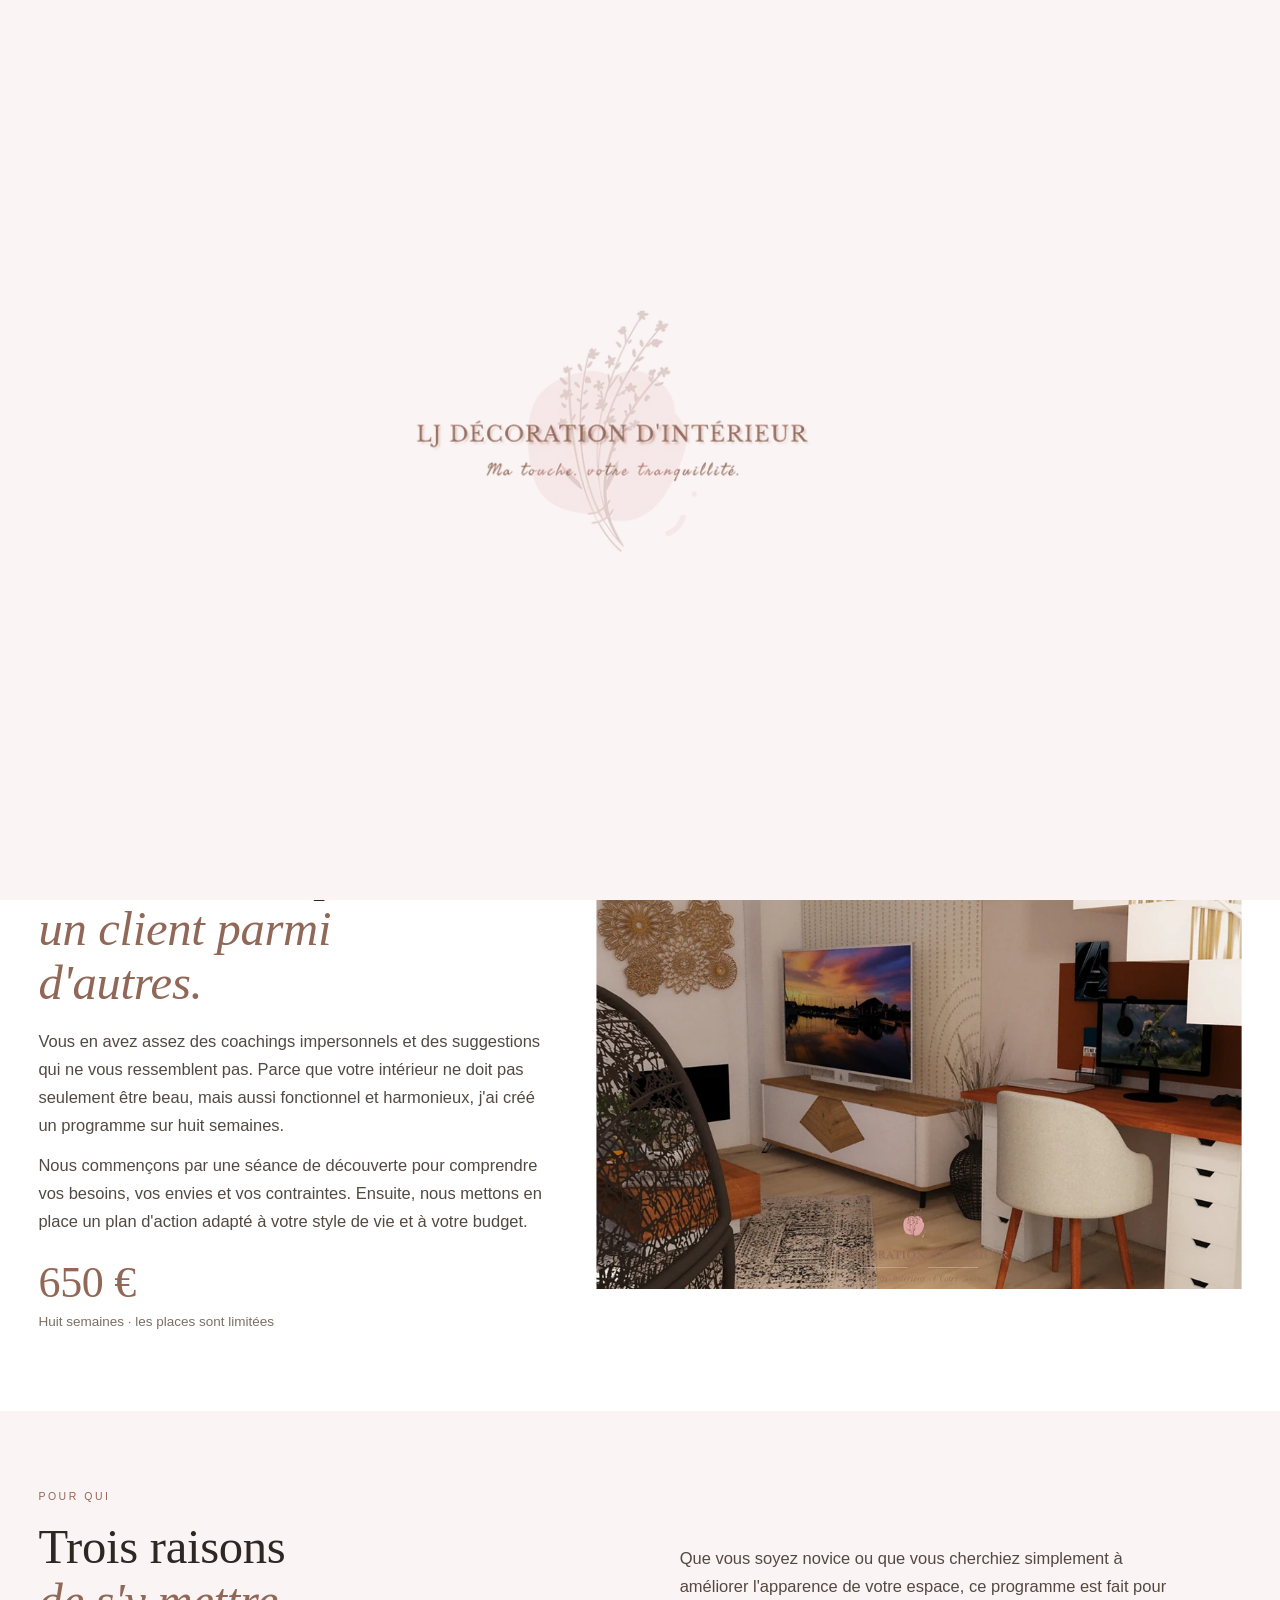
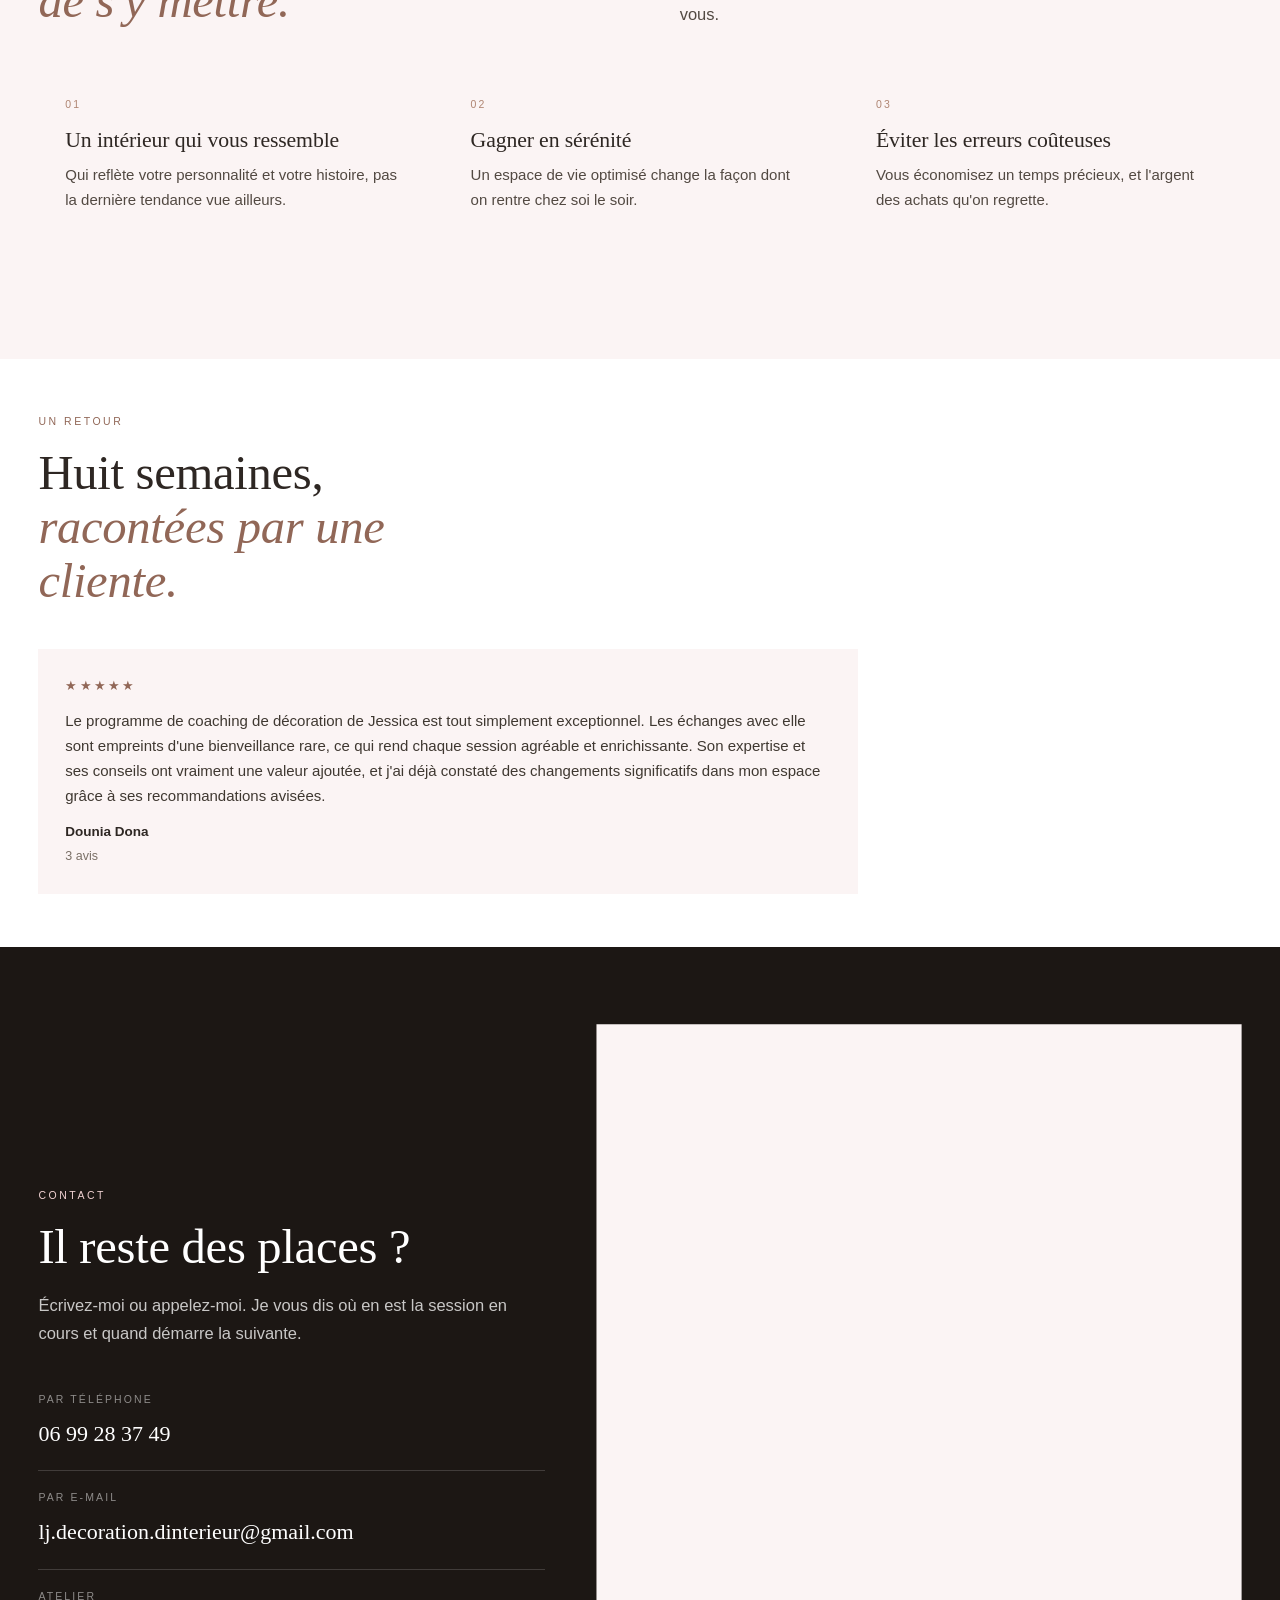
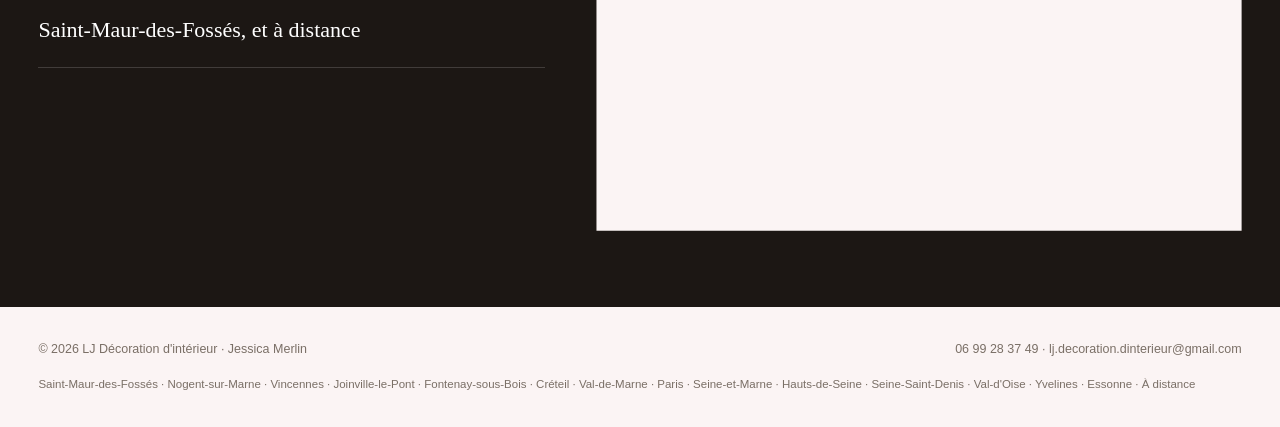
<file: coaching.html>
<!DOCTYPE html>
<html lang="fr">
<head>
<meta charset="utf-8">
<meta name="viewport" content="width=device-width,initial-scale=1,viewport-fit=cover">
<title>Coaching en décoration · 8 semaines · LJ Décoration d&#x27;intérieur</title>
<meta name="description" content="Programme de coaching déco sur 8 semaines, 650 €. Jessica Merlin, Saint-Maur-des-Fossés.">
<meta name="robots" content="noindex,nofollow">
<meta name="theme-color" content="#FBF4F4">
<meta property="og:title" content="Coaching en décoration · 8 semaines · LJ Décoration d&#x27;intérieur">
<meta property="og:description" content="Programme de coaching déco sur 8 semaines, 650 €. Jessica Merlin, Saint-Maur-des-Fossés.">
<meta property="og:type" content="website">
<link rel="icon" href="assets/logo.webp">
<link rel="stylesheet" href="site.css">
<script type="application/ld+json">{"@context": "https://schema.org", "@type": "ProfessionalService", "name": "LJ Décoration d'intérieur", "founder": {"@type": "Person", "name": "Jessica Merlin"}, "telephone": "+33699283749", "email": "lj.decoration.dinterieur@gmail.com", "address": {"@type": "PostalAddress", "addressLocality": "Saint-Maur-des-Fossés", "postalCode": "94100", "addressCountry": "FR"}, "areaServed": ["Saint-Maur-des-Fossés", "Nogent-sur-Marne", "Vincennes", "Joinville-le-Pont", "Fontenay-sous-Bois", "Créteil", "Val-de-Marne", "Paris", "Seine-et-Marne", "Hauts-de-Seine", "Seine-Saint-Denis", "Val-d'Oise", "Yvelines", "Essonne"], "priceRange": "€€", "aggregateRating": {"@type": "AggregateRating", "ratingValue": "5", "reviewCount": 9}}</script>
</head>
<body>
<header class="bar">
  <a class="logo" href="index.html"><img src="assets/logo-t.webp" alt="LJ Décoration d&#x27;intérieur, Jessica Merlin" fetchpriority="high" decoding="async" width="420" height="262"></a>
  <nav class="menu"><a href="realisations.html">Réalisations</a><a href="decoration.html">Décoration d&#x27;intérieur</a><a href="home-staging.html">Home staging</a><a href="coaching.html" class="ici">Coaching déco</a><a href="contact.html">Contact</a>
    <button class="plus" aria-label="Toutes les pages"><i></i><i></i><i></i></button>
  </nav>
</header>
<div class="nappe"><ol><li><a href="index.html"><em>01</em>Accueil</a></li><li><a href="realisations.html"><em>02</em>Réalisations</a></li><li><a href="decoration.html"><em>03</em>Décoration d&#x27;intérieur</a></li><li><a href="home-staging.html"><em>04</em>Home staging</a></li><li><a href="coaching.html"><em>05</em>Coaching déco</a></li><li><a href="carte-cadeau.html"><em>06</em>Carte cadeau</a></li><li><a href="journal.html"><em>07</em>Le journal</a></li><li><a href="avis.html"><em>08</em>Elles racontent</a></li><li><a href="a-propos.html"><em>09</em>Jessica Merlin</a></li><li><a href="contact.html"><em>10</em>Contact</a></li>
  <li class="coord">
    <div>Par téléphone<b>06 99 28 37 49</b></div>
    <div>Par e-mail<b style="font-size:15px">lj.decoration.dinterieur@gmail.com</b></div>
    <div>Atelier<b style="font-size:15px">Saint-Maur-des-Fossés</b></div>
  </li></ol></div>
<div class="rideau" id="rideau">
  <img class="marque-gr" src="assets/logo-t.webp" alt="LJ Décoration d'intérieur"
       width="420" height="262" fetchpriority="high">
</div>
<div class="loupe" hidden>
  <span class="fond-clic"></span>
  <button class="fermer" type="button" aria-label="Fermer">&times;</button>
  <button class="lp prec" type="button" aria-label="Photo précédente">&larr;</button>
  <img alt="">
  <button class="lp suiv" type="button" aria-label="Photo suivante">&rarr;</button>
  <span class="lg"></span>
</div>
<main>

<section class="hero court">
  <div class="fond"><img src="assets/h-coaching.webp" srcset="assets/h-coaching-s.webp 1600w, assets/h-coaching.webp 3200w" sizes="100vw" alt="Séjour et coin bureau, projet 3D de Jessica Merlin" fetchpriority="high" data-loupe decoding="async" width="3200" height="1800"></div>
  <div class="voileN"></div>
  <div class="dedans"><div class="w">
    <div class="eyebrow">Décoratrice et architecte d'intérieur · <span class="nb">Île-de-France</span></div>
    <div class="bas">
      <h1><span class="mot"><span>Huit semaines</span></span><span class="mot"><span><em>pour apprendre à décider.</em></span></span></h1>
      <div><p class="sous">Un programme sur mesure, pour celles et ceux qui veulent un intérieur qui leur ressemble sans déléguer entièrement les choix.</p><div class="duo"><a class="b b1" href="contact.html">Réserver ma place</a></div></div>
    </div>
  </div></div>
</section>

<section><div class="w">
  <div class="duo2 large">
    <div>
      <div class="tag r">Le programme</div>
      <h2 class="r">Vous ne serez pas<br><em>un client parmi d'autres.</em></h2>
      <p class="p r">Vous en avez assez des coachings impersonnels et des suggestions qui ne vous
      ressemblent pas. Parce que votre intérieur ne doit pas seulement être beau, mais aussi
      fonctionnel et harmonieux, j'ai créé un programme sur huit semaines.</p>
      <p class="p r">Nous commençons par une séance de découverte pour comprendre vos besoins, vos
      envies et vos contraintes. Ensuite, nous mettons en place un plan d'action adapté à votre
      style de vie et à votre budget.</p>
      <div class="r" style="margin-top:26px"><span class="chiffre" style="font-size:44px">650 €</span>
        <div style="font-size:13.5px;color:var(--gris);margin-top:6px">Huit semaines ·
        les places sont limitées</div></div>
    </div>
    <div class="r"><img class="voile" src="assets/sejour-3.webp" srcset="assets/sejour-3-s.webp 900w, assets/sejour-3.webp 1800w" sizes="(max-width:900px) 100vw, 660px" alt="Coin bureau" loading="lazy" data-loupe decoding="async" width="1800" height="1200"></div>
  </div>
</div></section>

<section class="blush"><div class="w">
  <div class="entete">
    <div><div class="tag r">Pour qui</div>
      <h2 class="r">Trois raisons<br><em>de s'y mettre.</em></h2></div>
    <div><p class="p r">Que vous soyez novice ou que vous cherchiez simplement à améliorer
    l'apparence de votre espace, ce programme est fait pour vous.</p></div>
  </div>
  <div class="grille trois">
    <a class="card r" href="contact.html"><span class="lueur-v"></span><span class="n">01</span><h3>Un intérieur qui vous ressemble</h3><p>Qui reflète votre personnalité et votre histoire, pas la dernière tendance vue ailleurs.</p><span class="fl2">&rarr;</span></a>
    <a class="card r" href="contact.html"><span class="lueur-v"></span><span class="n">02</span><h3>Gagner en sérénité</h3><p>Un espace de vie optimisé change la façon dont on rentre chez soi le soir.</p><span class="fl2">&rarr;</span></a>
    <a class="card r" href="contact.html"><span class="lueur-v"></span><span class="n">03</span><h3>Éviter les erreurs coûteuses</h3><p>Vous économisez un temps précieux, et l'argent des achats qu'on regrette.</p><span class="fl2">&rarr;</span></a>
  </div>
</div></section>

<section class="serre"><div class="w">
  <div class="entete">
    <div><div class="tag r">Un retour</div>
      <h2 class="r">Huit semaines,<br><em>racontées par une cliente.</em></h2></div>
    <div></div>
  </div>
  <div class="avis un">
    <article class="av r" style="max-width:820px"><div class="etoiles">★★★★★</div>
      <q>Le programme de coaching de décoration de Jessica est tout simplement exceptionnel. Les échanges avec elle sont empreints d&#x27;une bienveillance rare, ce qui rend chaque session agréable et enrichissante. Son expertise et ses conseils ont vraiment une valeur ajoutée, et j&#x27;ai déjà constaté des changements significatifs dans mon espace grâce à ses recommandations avisées.</q>
      <div class="qui"><b>Dounia Dona</b><span>3 avis</span></div></article>
  </div>
</div></section>

<section class="ct"><div class="w">
  <div class="duo2 large">
    <div>
      <div class="tag r">Contact</div>
      <h2 class="r">Il reste des places ?</h2>
      <p class="p r">Écrivez-moi ou appelez-moi. Je vous dis où en est la session en cours et quand démarre la suivante.</p>
      <div class="r" style="margin-top:26px">
        <a class="ligne" href="tel:0699283749"><small>Par téléphone</small><strong>06 99 28 37 49</strong></a>
        <a class="ligne" href="mailto:lj.decoration.dinterieur@gmail.com"><small>Par e-mail</small><strong>lj.decoration.dinterieur@gmail.com</strong></a>
        <span class="ligne"><small>Atelier</small><strong>Saint-Maur-des-Fossés, et à distance</strong></span>
      </div>
    </div>
    <div class="r"><img class="voile" src="assets/moodboard-2.webp" srcset="assets/moodboard-2-s.webp 540w, assets/moodboard-2.webp 1080w" sizes="(max-width:900px) 100vw, 640px" alt="Planche d&#x27;ambiance de Jessica Merlin" loading="lazy" data-loupe decoding="async" width="1080" height="1350"></div>
  </div>
</div></section>

<footer><div class="w">
  <div>© 2026 LJ Décoration d'intérieur · Jessica Merlin</div>
  <div><a href="tel:0699283749">06 99 28 37 49</a> · <a href="mailto:lj.decoration.dinterieur@gmail.com">lj.decoration.dinterieur@gmail.com</a></div>
</div><div class="w"><div class="zones">Saint-Maur-des-Fossés · Nogent-sur-Marne · Vincennes · Joinville-le-Pont · Fontenay-sous-Bois · Créteil · Val-de-Marne · Paris · Seine-et-Marne · Hauts-de-Seine · Seine-Saint-Denis · Val-d&#x27;Oise · Yvelines · Essonne · À distance</div></div></footer>
</main>
<script src="vendor/lenis.min.js" defer></script>
<script src="vendor/gsap.min.js" defer></script>
<script src="vendor/ScrollTrigger.min.js" defer></script>
<script src="site.js" defer></script>
</body>
</html>
</file>
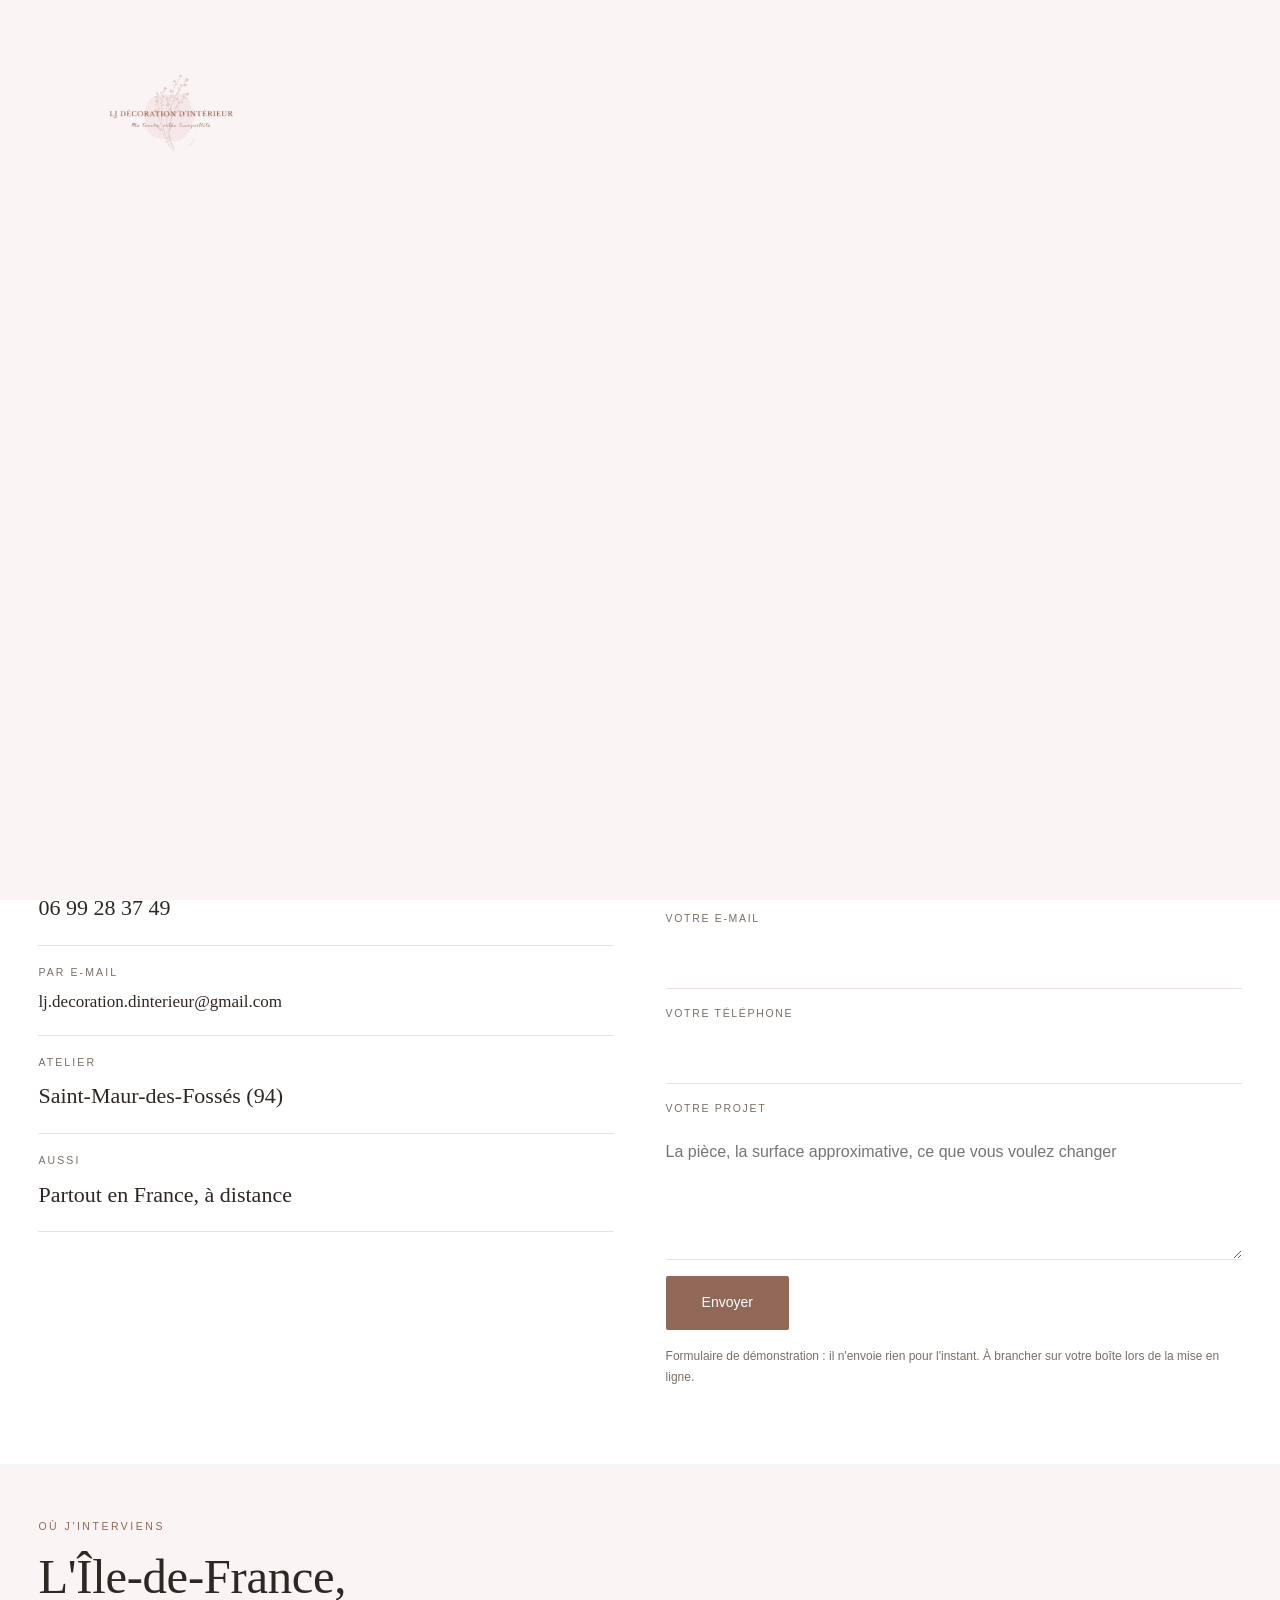
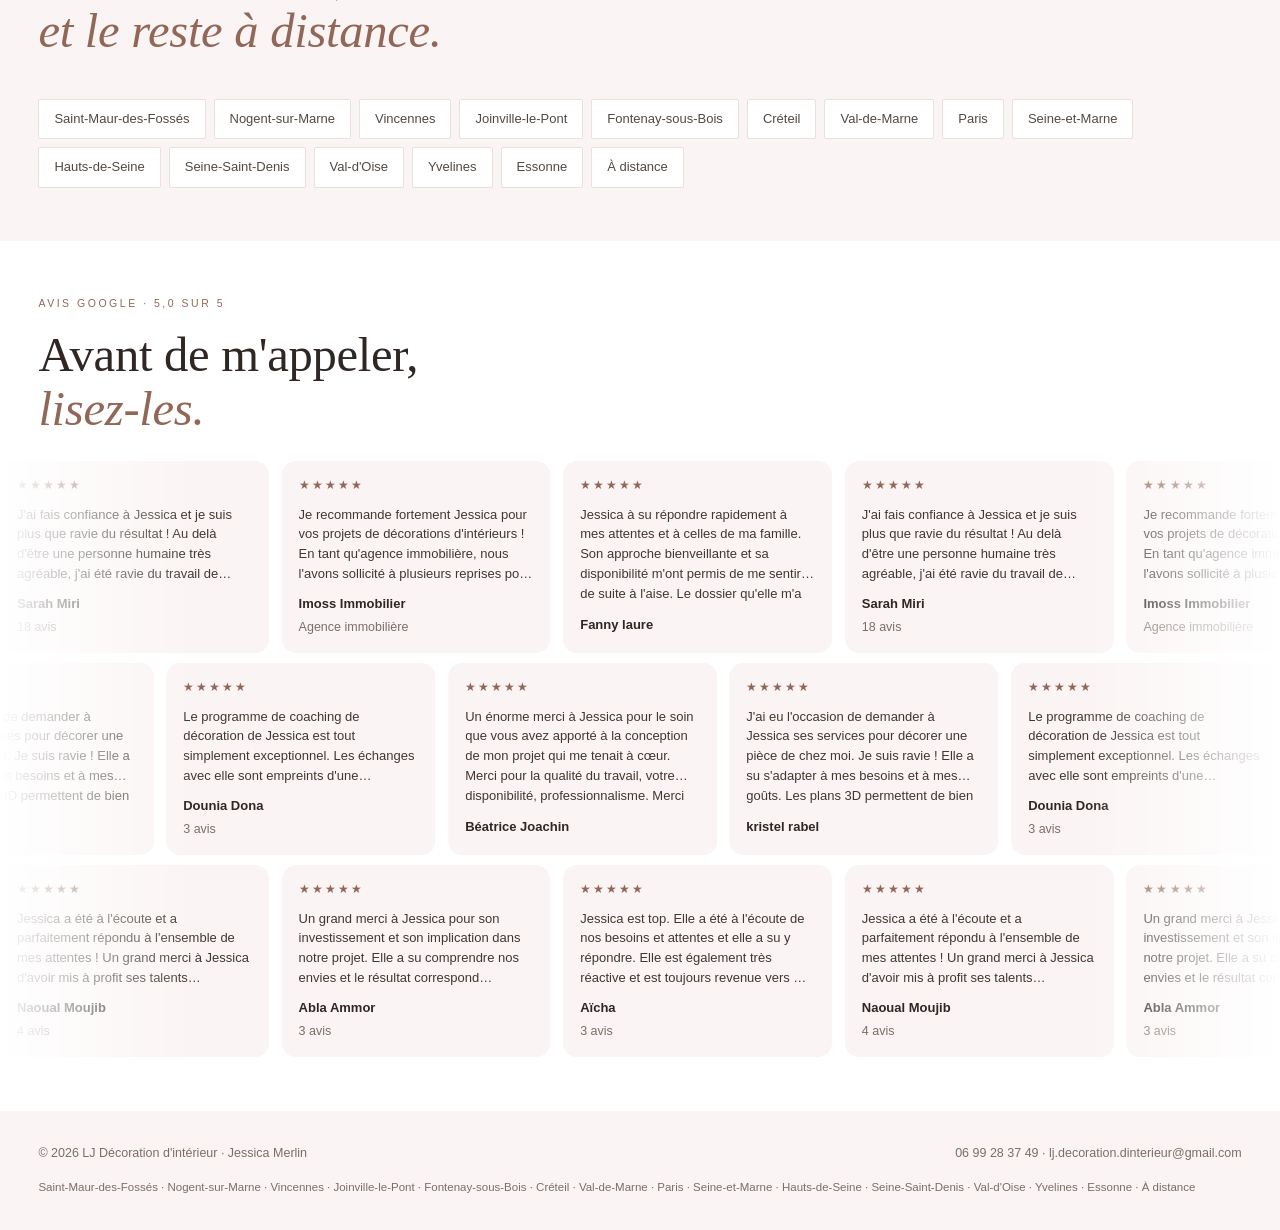
<file: contact.html>
<!DOCTYPE html>
<html lang="fr">
<head>
<meta charset="utf-8">
<meta name="viewport" content="width=device-width,initial-scale=1,viewport-fit=cover">
<title>Contact · LJ Décoration d&#x27;intérieur</title>
<meta name="description" content="Contactez Jessica Merlin, décoratrice d&#x27;intérieur à Saint-Maur-des-Fossés. Appel découverte offert.">
<meta name="robots" content="noindex,nofollow">
<meta name="theme-color" content="#FBF4F4">
<meta property="og:title" content="Contact · LJ Décoration d&#x27;intérieur">
<meta property="og:description" content="Contactez Jessica Merlin, décoratrice d&#x27;intérieur à Saint-Maur-des-Fossés. Appel découverte offert.">
<meta property="og:type" content="website">
<link rel="icon" href="assets/logo.webp">
<link rel="stylesheet" href="site.css">
<script type="application/ld+json">{"@context": "https://schema.org", "@type": "ProfessionalService", "name": "LJ Décoration d'intérieur", "founder": {"@type": "Person", "name": "Jessica Merlin"}, "telephone": "+33699283749", "email": "lj.decoration.dinterieur@gmail.com", "address": {"@type": "PostalAddress", "addressLocality": "Saint-Maur-des-Fossés", "postalCode": "94100", "addressCountry": "FR"}, "areaServed": ["Saint-Maur-des-Fossés", "Nogent-sur-Marne", "Vincennes", "Joinville-le-Pont", "Fontenay-sous-Bois", "Créteil", "Val-de-Marne", "Paris", "Seine-et-Marne", "Hauts-de-Seine", "Seine-Saint-Denis", "Val-d'Oise", "Yvelines", "Essonne"], "priceRange": "€€", "aggregateRating": {"@type": "AggregateRating", "ratingValue": "5", "reviewCount": 9}}</script>
</head>
<body>
<header class="bar">
  <a class="logo" href="index.html"><img src="assets/logo-t.webp" alt="LJ Décoration d&#x27;intérieur, Jessica Merlin" fetchpriority="high" decoding="async" width="420" height="262"></a>
  <nav class="menu"><a href="realisations.html">Réalisations</a><a href="decoration.html">Décoration d&#x27;intérieur</a><a href="home-staging.html">Home staging</a><a href="coaching.html">Coaching déco</a><a href="contact.html" class="ici">Contact</a>
    <button class="plus" aria-label="Toutes les pages"><i></i><i></i><i></i></button>
  </nav>
</header>
<div class="nappe"><ol><li><a href="index.html"><em>01</em>Accueil</a></li><li><a href="realisations.html"><em>02</em>Réalisations</a></li><li><a href="decoration.html"><em>03</em>Décoration d&#x27;intérieur</a></li><li><a href="home-staging.html"><em>04</em>Home staging</a></li><li><a href="coaching.html"><em>05</em>Coaching déco</a></li><li><a href="carte-cadeau.html"><em>06</em>Carte cadeau</a></li><li><a href="journal.html"><em>07</em>Le journal</a></li><li><a href="avis.html"><em>08</em>Elles racontent</a></li><li><a href="a-propos.html"><em>09</em>Jessica Merlin</a></li><li><a href="contact.html"><em>10</em>Contact</a></li>
  <li class="coord">
    <div>Par téléphone<b>06 99 28 37 49</b></div>
    <div>Par e-mail<b style="font-size:15px">lj.decoration.dinterieur@gmail.com</b></div>
    <div>Atelier<b style="font-size:15px">Saint-Maur-des-Fossés</b></div>
  </li></ol></div>
<div class="rideau" id="rideau">
  <img class="marque-gr" src="assets/logo-t.webp" alt="LJ Décoration d'intérieur"
       width="420" height="262" fetchpriority="high">
</div>
<div class="loupe" hidden>
  <span class="fond-clic"></span>
  <button class="fermer" type="button" aria-label="Fermer">&times;</button>
  <button class="lp prec" type="button" aria-label="Photo précédente">&larr;</button>
  <img alt="">
  <button class="lp suiv" type="button" aria-label="Photo suivante">&rarr;</button>
  <span class="lg"></span>
</div>
<main>

<section class="hero court">
  <div class="fond"><img src="assets/h-contact.webp" srcset="assets/h-contact-s.webp 1600w, assets/h-contact.webp 3200w" sizes="100vw" alt="Chambre et coin télévision, projet 3D de Jessica Merlin" fetchpriority="high" data-loupe decoding="async" width="3200" height="1800"></div>
  <div class="voileN"></div>
  <div class="dedans"><div class="w">
    <div class="eyebrow">Décoratrice et architecte d'intérieur · <span class="nb">Île-de-France</span></div>
    <div class="bas">
      <h1><span class="mot"><span>L'appel découverte</span></span><span class="mot"><span><em>est offert.</em></span></span></h1>
      <div><p class="sous">Dites-moi la pièce, ce qui vous gêne, et où vous en êtes. Je vous réponds franchement, même si ce n'est pas le moment.</p><div class="duo"><a class="b b1" href="tel:0699283749">06 99 28 37 49</a></div></div>
    </div>
  </div></div>
</section>

<section><div class="w">
  <div class="duo2" style="align-items:start">
    <div class="r">
      <div class="tag">Me joindre</div>
      <a class="ligne" style="color:var(--encre);border-color:var(--trait)" href="tel:0699283749">
        <small style="color:var(--gris)">Par téléphone</small><strong>06 99 28 37 49</strong></a>
      <a class="ligne" style="color:var(--encre);border-color:var(--trait)" href="mailto:lj.decoration.dinterieur@gmail.com">
        <small style="color:var(--gris)">Par e-mail</small>
        <strong style="font-size:17px">lj.decoration.dinterieur@gmail.com</strong></a>
      <span class="ligne" style="color:var(--encre);border-color:var(--trait)">
        <small style="color:var(--gris)">Atelier</small>
        <strong>Saint-Maur-des-Fossés (94)</strong></span>
      <span class="ligne" style="color:var(--encre);border-color:var(--trait)">
        <small style="color:var(--gris)">Aussi</small>
        <strong>Partout en France, à distance</strong></span>
    </div>
    <form class="form r" onsubmit="return false">
      <label>Votre nom<input type="text" name="nom" autocomplete="name"></label>
      <label>Votre e-mail<input type="email" name="email" autocomplete="email"></label>
      <label>Votre téléphone<input type="tel" name="tel" autocomplete="tel"></label>
      <label>Votre projet<textarea name="projet" rows="4"
        placeholder="La pièce, la surface approximative, ce que vous voulez changer"></textarea></label>
      <button type="submit">Envoyer</button>
      <div style="font-size:12px;color:var(--gris)">Formulaire de démonstration : il n'envoie rien
      pour l'instant. À brancher sur votre boîte lors de la mise en ligne.</div>
    </form>
  </div>
</div></section>

<section class="blush serre"><div class="w">
  <div class="entete">
    <div><div class="tag r">Où j'interviens</div>
      <h2 class="r">L'Île-de-France,<br><em>et le reste à distance.</em></h2></div>
    <div></div>
  </div>
  <div class="presta r"><a href="contact.html"><span class="lueur-v"></span>Saint-Maur-des-Fossés</a><a href="contact.html"><span class="lueur-v"></span>Nogent-sur-Marne</a><a href="contact.html"><span class="lueur-v"></span>Vincennes</a><a href="contact.html"><span class="lueur-v"></span>Joinville-le-Pont</a><a href="contact.html"><span class="lueur-v"></span>Fontenay-sous-Bois</a><a href="contact.html"><span class="lueur-v"></span>Créteil</a><a href="contact.html"><span class="lueur-v"></span>Val-de-Marne</a><a href="contact.html"><span class="lueur-v"></span>Paris</a><a href="contact.html"><span class="lueur-v"></span>Seine-et-Marne</a><a href="contact.html"><span class="lueur-v"></span>Hauts-de-Seine</a><a href="contact.html"><span class="lueur-v"></span>Seine-Saint-Denis</a><a href="contact.html"><span class="lueur-v"></span>Val-d&#x27;Oise</a><a href="contact.html"><span class="lueur-v"></span>Yvelines</a><a href="contact.html"><span class="lueur-v"></span>Essonne</a><a href="contact.html"><span class="lueur-v"></span>À distance</a></div>
</div></section>

<section class="serre avis-fil"><div class="w">
  <div class="entete"><div><div class="tag r">Avis Google · 5,0 sur 5</div>
    <h2 class="r">Avant de m'appeler,<br><em>lisez-les.</em></h2></div><div></div></div>
</div>
<div class="fils r"><div class="fil"><div class="tapis"><div class="ruban"><article class="av"><div class="etoiles">★★★★★</div><q>J&#x27;ai fais confiance à Jessica et je suis plus que ravie du résultat ! Au delà d&#x27;être une personne humaine très agréable, j&#x27;ai été ravie du travail de qualité fourni par Jessica et de son professionnalisme, elle a su comprendre ma demande très rapidement et tout ça a un prix plus que raisonnable ! Je ne peux que recommander ses services encore merci d&#x27;avoir rendu mon appartement aussi beau et chaleureux !</q><div class="qui"><b>Sarah Miri</b><span>18 avis</span><div style="font-size:12px;color:var(--terre);margin-top:5px">Ponctualité, professionnalisme, qualité, rapport qualité-prix, réactivité</div></div></article><article class="av"><div class="etoiles">★★★★★</div><q>Je recommande fortement Jessica pour vos projets de décorations d&#x27;intérieurs ! En tant qu&#x27;agence immobilière, nous l&#x27;avons sollicité à plusieurs reprises pour des projets avec nos clients acheteurs qui avaient besoin de projection pour un nouvel agencement. Elle a parfaitement su répondre à toutes nos demandes et les clients en étaient ravie.</q><div class="qui"><b>Imoss Immobilier</b><span>Agence immobilière</span></div></article><article class="av"><div class="etoiles">★★★★★</div><q>Jessica à su répondre rapidement à mes attentes et à celles de ma famille. Son approche bienveillante et sa disponibilité m&#x27;ont permis de me sentir de suite à l&#x27;aise. Le dossier qu&#x27;elle m&#x27;a remis était vraiment complet, les photos réalistes 3D nous ont permis de réellement nous projeter. Le grand plus c&#x27;est que nous avons pu procéder à une modification sur la 3D après la livraison du projet.</q><div class="qui"><b>Fanny laure</b></div></article><article class="av"><div class="etoiles">★★★★★</div><q>J&#x27;ai fais confiance à Jessica et je suis plus que ravie du résultat ! Au delà d&#x27;être une personne humaine très agréable, j&#x27;ai été ravie du travail de qualité fourni par Jessica et de son professionnalisme, elle a su comprendre ma demande très rapidement et tout ça a un prix plus que raisonnable ! Je ne peux que recommander ses services encore merci d&#x27;avoir rendu mon appartement aussi beau et chaleureux !</q><div class="qui"><b>Sarah Miri</b><span>18 avis</span><div style="font-size:12px;color:var(--terre);margin-top:5px">Ponctualité, professionnalisme, qualité, rapport qualité-prix, réactivité</div></div></article><article class="av"><div class="etoiles">★★★★★</div><q>Je recommande fortement Jessica pour vos projets de décorations d&#x27;intérieurs ! En tant qu&#x27;agence immobilière, nous l&#x27;avons sollicité à plusieurs reprises pour des projets avec nos clients acheteurs qui avaient besoin de projection pour un nouvel agencement. Elle a parfaitement su répondre à toutes nos demandes et les clients en étaient ravie.</q><div class="qui"><b>Imoss Immobilier</b><span>Agence immobilière</span></div></article><article class="av"><div class="etoiles">★★★★★</div><q>Jessica à su répondre rapidement à mes attentes et à celles de ma famille. Son approche bienveillante et sa disponibilité m&#x27;ont permis de me sentir de suite à l&#x27;aise. Le dossier qu&#x27;elle m&#x27;a remis était vraiment complet, les photos réalistes 3D nous ont permis de réellement nous projeter. Le grand plus c&#x27;est que nous avons pu procéder à une modification sur la 3D après la livraison du projet.</q><div class="qui"><b>Fanny laure</b></div></article><article class="av"><div class="etoiles">★★★★★</div><q>J&#x27;ai fais confiance à Jessica et je suis plus que ravie du résultat ! Au delà d&#x27;être une personne humaine très agréable, j&#x27;ai été ravie du travail de qualité fourni par Jessica et de son professionnalisme, elle a su comprendre ma demande très rapidement et tout ça a un prix plus que raisonnable ! Je ne peux que recommander ses services encore merci d&#x27;avoir rendu mon appartement aussi beau et chaleureux !</q><div class="qui"><b>Sarah Miri</b><span>18 avis</span><div style="font-size:12px;color:var(--terre);margin-top:5px">Ponctualité, professionnalisme, qualité, rapport qualité-prix, réactivité</div></div></article><article class="av"><div class="etoiles">★★★★★</div><q>Je recommande fortement Jessica pour vos projets de décorations d&#x27;intérieurs ! En tant qu&#x27;agence immobilière, nous l&#x27;avons sollicité à plusieurs reprises pour des projets avec nos clients acheteurs qui avaient besoin de projection pour un nouvel agencement. Elle a parfaitement su répondre à toutes nos demandes et les clients en étaient ravie.</q><div class="qui"><b>Imoss Immobilier</b><span>Agence immobilière</span></div></article><article class="av"><div class="etoiles">★★★★★</div><q>Jessica à su répondre rapidement à mes attentes et à celles de ma famille. Son approche bienveillante et sa disponibilité m&#x27;ont permis de me sentir de suite à l&#x27;aise. Le dossier qu&#x27;elle m&#x27;a remis était vraiment complet, les photos réalistes 3D nous ont permis de réellement nous projeter. Le grand plus c&#x27;est que nous avons pu procéder à une modification sur la 3D après la livraison du projet.</q><div class="qui"><b>Fanny laure</b></div></article><article class="av"><div class="etoiles">★★★★★</div><q>J&#x27;ai fais confiance à Jessica et je suis plus que ravie du résultat ! Au delà d&#x27;être une personne humaine très agréable, j&#x27;ai été ravie du travail de qualité fourni par Jessica et de son professionnalisme, elle a su comprendre ma demande très rapidement et tout ça a un prix plus que raisonnable ! Je ne peux que recommander ses services encore merci d&#x27;avoir rendu mon appartement aussi beau et chaleureux !</q><div class="qui"><b>Sarah Miri</b><span>18 avis</span><div style="font-size:12px;color:var(--terre);margin-top:5px">Ponctualité, professionnalisme, qualité, rapport qualité-prix, réactivité</div></div></article><article class="av"><div class="etoiles">★★★★★</div><q>Je recommande fortement Jessica pour vos projets de décorations d&#x27;intérieurs ! En tant qu&#x27;agence immobilière, nous l&#x27;avons sollicité à plusieurs reprises pour des projets avec nos clients acheteurs qui avaient besoin de projection pour un nouvel agencement. Elle a parfaitement su répondre à toutes nos demandes et les clients en étaient ravie.</q><div class="qui"><b>Imoss Immobilier</b><span>Agence immobilière</span></div></article><article class="av"><div class="etoiles">★★★★★</div><q>Jessica à su répondre rapidement à mes attentes et à celles de ma famille. Son approche bienveillante et sa disponibilité m&#x27;ont permis de me sentir de suite à l&#x27;aise. Le dossier qu&#x27;elle m&#x27;a remis était vraiment complet, les photos réalistes 3D nous ont permis de réellement nous projeter. Le grand plus c&#x27;est que nous avons pu procéder à une modification sur la 3D après la livraison du projet.</q><div class="qui"><b>Fanny laure</b></div></article><article class="av"><div class="etoiles">★★★★★</div><q>J&#x27;ai fais confiance à Jessica et je suis plus que ravie du résultat ! Au delà d&#x27;être une personne humaine très agréable, j&#x27;ai été ravie du travail de qualité fourni par Jessica et de son professionnalisme, elle a su comprendre ma demande très rapidement et tout ça a un prix plus que raisonnable ! Je ne peux que recommander ses services encore merci d&#x27;avoir rendu mon appartement aussi beau et chaleureux !</q><div class="qui"><b>Sarah Miri</b><span>18 avis</span><div style="font-size:12px;color:var(--terre);margin-top:5px">Ponctualité, professionnalisme, qualité, rapport qualité-prix, réactivité</div></div></article><article class="av"><div class="etoiles">★★★★★</div><q>Je recommande fortement Jessica pour vos projets de décorations d&#x27;intérieurs ! En tant qu&#x27;agence immobilière, nous l&#x27;avons sollicité à plusieurs reprises pour des projets avec nos clients acheteurs qui avaient besoin de projection pour un nouvel agencement. Elle a parfaitement su répondre à toutes nos demandes et les clients en étaient ravie.</q><div class="qui"><b>Imoss Immobilier</b><span>Agence immobilière</span></div></article><article class="av"><div class="etoiles">★★★★★</div><q>Jessica à su répondre rapidement à mes attentes et à celles de ma famille. Son approche bienveillante et sa disponibilité m&#x27;ont permis de me sentir de suite à l&#x27;aise. Le dossier qu&#x27;elle m&#x27;a remis était vraiment complet, les photos réalistes 3D nous ont permis de réellement nous projeter. Le grand plus c&#x27;est que nous avons pu procéder à une modification sur la 3D après la livraison du projet.</q><div class="qui"><b>Fanny laure</b></div></article><article class="av"><div class="etoiles">★★★★★</div><q>J&#x27;ai fais confiance à Jessica et je suis plus que ravie du résultat ! Au delà d&#x27;être une personne humaine très agréable, j&#x27;ai été ravie du travail de qualité fourni par Jessica et de son professionnalisme, elle a su comprendre ma demande très rapidement et tout ça a un prix plus que raisonnable ! Je ne peux que recommander ses services encore merci d&#x27;avoir rendu mon appartement aussi beau et chaleureux !</q><div class="qui"><b>Sarah Miri</b><span>18 avis</span><div style="font-size:12px;color:var(--terre);margin-top:5px">Ponctualité, professionnalisme, qualité, rapport qualité-prix, réactivité</div></div></article><article class="av"><div class="etoiles">★★★★★</div><q>Je recommande fortement Jessica pour vos projets de décorations d&#x27;intérieurs ! En tant qu&#x27;agence immobilière, nous l&#x27;avons sollicité à plusieurs reprises pour des projets avec nos clients acheteurs qui avaient besoin de projection pour un nouvel agencement. Elle a parfaitement su répondre à toutes nos demandes et les clients en étaient ravie.</q><div class="qui"><b>Imoss Immobilier</b><span>Agence immobilière</span></div></article><article class="av"><div class="etoiles">★★★★★</div><q>Jessica à su répondre rapidement à mes attentes et à celles de ma famille. Son approche bienveillante et sa disponibilité m&#x27;ont permis de me sentir de suite à l&#x27;aise. Le dossier qu&#x27;elle m&#x27;a remis était vraiment complet, les photos réalistes 3D nous ont permis de réellement nous projeter. Le grand plus c&#x27;est que nous avons pu procéder à une modification sur la 3D après la livraison du projet.</q><div class="qui"><b>Fanny laure</b></div></article></div></div></div><div class="fil retour"><div class="tapis"><div class="ruban"><article class="av"><div class="etoiles">★★★★★</div><q>Le programme de coaching de décoration de Jessica est tout simplement exceptionnel. Les échanges avec elle sont empreints d&#x27;une bienveillance rare, ce qui rend chaque session agréable et enrichissante. Son expertise et ses conseils ont vraiment une valeur ajoutée, et j&#x27;ai déjà constaté des changements significatifs dans mon espace grâce à ses recommandations avisées.</q><div class="qui"><b>Dounia Dona</b><span>3 avis</span></div></article><article class="av"><div class="etoiles">★★★★★</div><q>J&#x27;ai eu l&#x27;occasion de demander à Jessica ses services pour décorer une pièce de chez moi. Je suis ravie ! Elle a su s&#x27;adapter à mes besoins et à mes goûts. Les plans 3D permettent de bien se projeter et donnent envie d&#x27;entamer la transformation. Je recommande sans hésiter !</q><div class="qui"><b>kristel rabel</b></div></article><article class="av"><div class="etoiles">★★★★★</div><q>Un énorme merci à Jessica pour le soin que vous avez apporté à la conception de mon projet qui me tenait à cœur. Merci pour la qualité du travail, votre disponibilité, professionnalisme. Merci pour les images en 3D qui représentaient mon projet de manière claire et attrayante. Je vous remercie vivement.</q><div class="qui"><b>Béatrice Joachin</b><div style="font-size:12px;color:var(--terre);margin-top:5px">Professionnalisme</div></div></article><article class="av"><div class="etoiles">★★★★★</div><q>Le programme de coaching de décoration de Jessica est tout simplement exceptionnel. Les échanges avec elle sont empreints d&#x27;une bienveillance rare, ce qui rend chaque session agréable et enrichissante. Son expertise et ses conseils ont vraiment une valeur ajoutée, et j&#x27;ai déjà constaté des changements significatifs dans mon espace grâce à ses recommandations avisées.</q><div class="qui"><b>Dounia Dona</b><span>3 avis</span></div></article><article class="av"><div class="etoiles">★★★★★</div><q>J&#x27;ai eu l&#x27;occasion de demander à Jessica ses services pour décorer une pièce de chez moi. Je suis ravie ! Elle a su s&#x27;adapter à mes besoins et à mes goûts. Les plans 3D permettent de bien se projeter et donnent envie d&#x27;entamer la transformation. Je recommande sans hésiter !</q><div class="qui"><b>kristel rabel</b></div></article><article class="av"><div class="etoiles">★★★★★</div><q>Un énorme merci à Jessica pour le soin que vous avez apporté à la conception de mon projet qui me tenait à cœur. Merci pour la qualité du travail, votre disponibilité, professionnalisme. Merci pour les images en 3D qui représentaient mon projet de manière claire et attrayante. Je vous remercie vivement.</q><div class="qui"><b>Béatrice Joachin</b><div style="font-size:12px;color:var(--terre);margin-top:5px">Professionnalisme</div></div></article><article class="av"><div class="etoiles">★★★★★</div><q>Le programme de coaching de décoration de Jessica est tout simplement exceptionnel. Les échanges avec elle sont empreints d&#x27;une bienveillance rare, ce qui rend chaque session agréable et enrichissante. Son expertise et ses conseils ont vraiment une valeur ajoutée, et j&#x27;ai déjà constaté des changements significatifs dans mon espace grâce à ses recommandations avisées.</q><div class="qui"><b>Dounia Dona</b><span>3 avis</span></div></article><article class="av"><div class="etoiles">★★★★★</div><q>J&#x27;ai eu l&#x27;occasion de demander à Jessica ses services pour décorer une pièce de chez moi. Je suis ravie ! Elle a su s&#x27;adapter à mes besoins et à mes goûts. Les plans 3D permettent de bien se projeter et donnent envie d&#x27;entamer la transformation. Je recommande sans hésiter !</q><div class="qui"><b>kristel rabel</b></div></article><article class="av"><div class="etoiles">★★★★★</div><q>Un énorme merci à Jessica pour le soin que vous avez apporté à la conception de mon projet qui me tenait à cœur. Merci pour la qualité du travail, votre disponibilité, professionnalisme. Merci pour les images en 3D qui représentaient mon projet de manière claire et attrayante. Je vous remercie vivement.</q><div class="qui"><b>Béatrice Joachin</b><div style="font-size:12px;color:var(--terre);margin-top:5px">Professionnalisme</div></div></article><article class="av"><div class="etoiles">★★★★★</div><q>Le programme de coaching de décoration de Jessica est tout simplement exceptionnel. Les échanges avec elle sont empreints d&#x27;une bienveillance rare, ce qui rend chaque session agréable et enrichissante. Son expertise et ses conseils ont vraiment une valeur ajoutée, et j&#x27;ai déjà constaté des changements significatifs dans mon espace grâce à ses recommandations avisées.</q><div class="qui"><b>Dounia Dona</b><span>3 avis</span></div></article><article class="av"><div class="etoiles">★★★★★</div><q>J&#x27;ai eu l&#x27;occasion de demander à Jessica ses services pour décorer une pièce de chez moi. Je suis ravie ! Elle a su s&#x27;adapter à mes besoins et à mes goûts. Les plans 3D permettent de bien se projeter et donnent envie d&#x27;entamer la transformation. Je recommande sans hésiter !</q><div class="qui"><b>kristel rabel</b></div></article><article class="av"><div class="etoiles">★★★★★</div><q>Un énorme merci à Jessica pour le soin que vous avez apporté à la conception de mon projet qui me tenait à cœur. Merci pour la qualité du travail, votre disponibilité, professionnalisme. Merci pour les images en 3D qui représentaient mon projet de manière claire et attrayante. Je vous remercie vivement.</q><div class="qui"><b>Béatrice Joachin</b><div style="font-size:12px;color:var(--terre);margin-top:5px">Professionnalisme</div></div></article><article class="av"><div class="etoiles">★★★★★</div><q>Le programme de coaching de décoration de Jessica est tout simplement exceptionnel. Les échanges avec elle sont empreints d&#x27;une bienveillance rare, ce qui rend chaque session agréable et enrichissante. Son expertise et ses conseils ont vraiment une valeur ajoutée, et j&#x27;ai déjà constaté des changements significatifs dans mon espace grâce à ses recommandations avisées.</q><div class="qui"><b>Dounia Dona</b><span>3 avis</span></div></article><article class="av"><div class="etoiles">★★★★★</div><q>J&#x27;ai eu l&#x27;occasion de demander à Jessica ses services pour décorer une pièce de chez moi. Je suis ravie ! Elle a su s&#x27;adapter à mes besoins et à mes goûts. Les plans 3D permettent de bien se projeter et donnent envie d&#x27;entamer la transformation. Je recommande sans hésiter !</q><div class="qui"><b>kristel rabel</b></div></article><article class="av"><div class="etoiles">★★★★★</div><q>Un énorme merci à Jessica pour le soin que vous avez apporté à la conception de mon projet qui me tenait à cœur. Merci pour la qualité du travail, votre disponibilité, professionnalisme. Merci pour les images en 3D qui représentaient mon projet de manière claire et attrayante. Je vous remercie vivement.</q><div class="qui"><b>Béatrice Joachin</b><div style="font-size:12px;color:var(--terre);margin-top:5px">Professionnalisme</div></div></article><article class="av"><div class="etoiles">★★★★★</div><q>Le programme de coaching de décoration de Jessica est tout simplement exceptionnel. Les échanges avec elle sont empreints d&#x27;une bienveillance rare, ce qui rend chaque session agréable et enrichissante. Son expertise et ses conseils ont vraiment une valeur ajoutée, et j&#x27;ai déjà constaté des changements significatifs dans mon espace grâce à ses recommandations avisées.</q><div class="qui"><b>Dounia Dona</b><span>3 avis</span></div></article><article class="av"><div class="etoiles">★★★★★</div><q>J&#x27;ai eu l&#x27;occasion de demander à Jessica ses services pour décorer une pièce de chez moi. Je suis ravie ! Elle a su s&#x27;adapter à mes besoins et à mes goûts. Les plans 3D permettent de bien se projeter et donnent envie d&#x27;entamer la transformation. Je recommande sans hésiter !</q><div class="qui"><b>kristel rabel</b></div></article><article class="av"><div class="etoiles">★★★★★</div><q>Un énorme merci à Jessica pour le soin que vous avez apporté à la conception de mon projet qui me tenait à cœur. Merci pour la qualité du travail, votre disponibilité, professionnalisme. Merci pour les images en 3D qui représentaient mon projet de manière claire et attrayante. Je vous remercie vivement.</q><div class="qui"><b>Béatrice Joachin</b><div style="font-size:12px;color:var(--terre);margin-top:5px">Professionnalisme</div></div></article></div></div></div><div class="fil"><div class="tapis"><div class="ruban"><article class="av"><div class="etoiles">★★★★★</div><q>Jessica a été à l&#x27;écoute et a parfaitement répondu à l&#x27;ensemble de mes attentes ! Un grand merci à Jessica d&#x27;avoir mis à profit ses talents indéniables pour la décoration ! J&#x27;apprécie quotidiennement mon chez-moi ! Je recommande à 100 % et vivement mon prochain projet !</q><div class="qui"><b>Naoual Moujib</b><span>4 avis</span></div></article><article class="av"><div class="etoiles">★★★★★</div><q>Un grand merci à Jessica pour son investissement et son implication dans notre projet. Elle a su comprendre nos envies et le résultat correspond parfaitement à nos attentes. Nous sommes ravis et recommandons son travail sans hésitation. Au plaisir de collaborer à nouveau ensemble.</q><div class="qui"><b>Abla Ammor</b><span>3 avis</span></div></article><article class="av"><div class="etoiles">★★★★★</div><q>Jessica est top. Elle a été à l&#x27;écoute de nos besoins et attentes et elle a su y répondre. Elle est également très réactive et est toujours revenue vers moi avec différentes options. Je la conseille vivement.</q><div class="qui"><b>Aïcha</b><span>3 avis</span></div></article><article class="av"><div class="etoiles">★★★★★</div><q>Jessica a été à l&#x27;écoute et a parfaitement répondu à l&#x27;ensemble de mes attentes ! Un grand merci à Jessica d&#x27;avoir mis à profit ses talents indéniables pour la décoration ! J&#x27;apprécie quotidiennement mon chez-moi ! Je recommande à 100 % et vivement mon prochain projet !</q><div class="qui"><b>Naoual Moujib</b><span>4 avis</span></div></article><article class="av"><div class="etoiles">★★★★★</div><q>Un grand merci à Jessica pour son investissement et son implication dans notre projet. Elle a su comprendre nos envies et le résultat correspond parfaitement à nos attentes. Nous sommes ravis et recommandons son travail sans hésitation. Au plaisir de collaborer à nouveau ensemble.</q><div class="qui"><b>Abla Ammor</b><span>3 avis</span></div></article><article class="av"><div class="etoiles">★★★★★</div><q>Jessica est top. Elle a été à l&#x27;écoute de nos besoins et attentes et elle a su y répondre. Elle est également très réactive et est toujours revenue vers moi avec différentes options. Je la conseille vivement.</q><div class="qui"><b>Aïcha</b><span>3 avis</span></div></article><article class="av"><div class="etoiles">★★★★★</div><q>Jessica a été à l&#x27;écoute et a parfaitement répondu à l&#x27;ensemble de mes attentes ! Un grand merci à Jessica d&#x27;avoir mis à profit ses talents indéniables pour la décoration ! J&#x27;apprécie quotidiennement mon chez-moi ! Je recommande à 100 % et vivement mon prochain projet !</q><div class="qui"><b>Naoual Moujib</b><span>4 avis</span></div></article><article class="av"><div class="etoiles">★★★★★</div><q>Un grand merci à Jessica pour son investissement et son implication dans notre projet. Elle a su comprendre nos envies et le résultat correspond parfaitement à nos attentes. Nous sommes ravis et recommandons son travail sans hésitation. Au plaisir de collaborer à nouveau ensemble.</q><div class="qui"><b>Abla Ammor</b><span>3 avis</span></div></article><article class="av"><div class="etoiles">★★★★★</div><q>Jessica est top. Elle a été à l&#x27;écoute de nos besoins et attentes et elle a su y répondre. Elle est également très réactive et est toujours revenue vers moi avec différentes options. Je la conseille vivement.</q><div class="qui"><b>Aïcha</b><span>3 avis</span></div></article><article class="av"><div class="etoiles">★★★★★</div><q>Jessica a été à l&#x27;écoute et a parfaitement répondu à l&#x27;ensemble de mes attentes ! Un grand merci à Jessica d&#x27;avoir mis à profit ses talents indéniables pour la décoration ! J&#x27;apprécie quotidiennement mon chez-moi ! Je recommande à 100 % et vivement mon prochain projet !</q><div class="qui"><b>Naoual Moujib</b><span>4 avis</span></div></article><article class="av"><div class="etoiles">★★★★★</div><q>Un grand merci à Jessica pour son investissement et son implication dans notre projet. Elle a su comprendre nos envies et le résultat correspond parfaitement à nos attentes. Nous sommes ravis et recommandons son travail sans hésitation. Au plaisir de collaborer à nouveau ensemble.</q><div class="qui"><b>Abla Ammor</b><span>3 avis</span></div></article><article class="av"><div class="etoiles">★★★★★</div><q>Jessica est top. Elle a été à l&#x27;écoute de nos besoins et attentes et elle a su y répondre. Elle est également très réactive et est toujours revenue vers moi avec différentes options. Je la conseille vivement.</q><div class="qui"><b>Aïcha</b><span>3 avis</span></div></article><article class="av"><div class="etoiles">★★★★★</div><q>Jessica a été à l&#x27;écoute et a parfaitement répondu à l&#x27;ensemble de mes attentes ! Un grand merci à Jessica d&#x27;avoir mis à profit ses talents indéniables pour la décoration ! J&#x27;apprécie quotidiennement mon chez-moi ! Je recommande à 100 % et vivement mon prochain projet !</q><div class="qui"><b>Naoual Moujib</b><span>4 avis</span></div></article><article class="av"><div class="etoiles">★★★★★</div><q>Un grand merci à Jessica pour son investissement et son implication dans notre projet. Elle a su comprendre nos envies et le résultat correspond parfaitement à nos attentes. Nous sommes ravis et recommandons son travail sans hésitation. Au plaisir de collaborer à nouveau ensemble.</q><div class="qui"><b>Abla Ammor</b><span>3 avis</span></div></article><article class="av"><div class="etoiles">★★★★★</div><q>Jessica est top. Elle a été à l&#x27;écoute de nos besoins et attentes et elle a su y répondre. Elle est également très réactive et est toujours revenue vers moi avec différentes options. Je la conseille vivement.</q><div class="qui"><b>Aïcha</b><span>3 avis</span></div></article><article class="av"><div class="etoiles">★★★★★</div><q>Jessica a été à l&#x27;écoute et a parfaitement répondu à l&#x27;ensemble de mes attentes ! Un grand merci à Jessica d&#x27;avoir mis à profit ses talents indéniables pour la décoration ! J&#x27;apprécie quotidiennement mon chez-moi ! Je recommande à 100 % et vivement mon prochain projet !</q><div class="qui"><b>Naoual Moujib</b><span>4 avis</span></div></article><article class="av"><div class="etoiles">★★★★★</div><q>Un grand merci à Jessica pour son investissement et son implication dans notre projet. Elle a su comprendre nos envies et le résultat correspond parfaitement à nos attentes. Nous sommes ravis et recommandons son travail sans hésitation. Au plaisir de collaborer à nouveau ensemble.</q><div class="qui"><b>Abla Ammor</b><span>3 avis</span></div></article><article class="av"><div class="etoiles">★★★★★</div><q>Jessica est top. Elle a été à l&#x27;écoute de nos besoins et attentes et elle a su y répondre. Elle est également très réactive et est toujours revenue vers moi avec différentes options. Je la conseille vivement.</q><div class="qui"><b>Aïcha</b><span>3 avis</span></div></article></div></div></div></div>
</section>

<footer><div class="w">
  <div>© 2026 LJ Décoration d'intérieur · Jessica Merlin</div>
  <div><a href="tel:0699283749">06 99 28 37 49</a> · <a href="mailto:lj.decoration.dinterieur@gmail.com">lj.decoration.dinterieur@gmail.com</a></div>
</div><div class="w"><div class="zones">Saint-Maur-des-Fossés · Nogent-sur-Marne · Vincennes · Joinville-le-Pont · Fontenay-sous-Bois · Créteil · Val-de-Marne · Paris · Seine-et-Marne · Hauts-de-Seine · Seine-Saint-Denis · Val-d&#x27;Oise · Yvelines · Essonne · À distance</div></div></footer>
</main>
<script src="vendor/lenis.min.js" defer></script>
<script src="vendor/gsap.min.js" defer></script>
<script src="vendor/ScrollTrigger.min.js" defer></script>
<script src="site.js" defer></script>
</body>
</html>
</file>
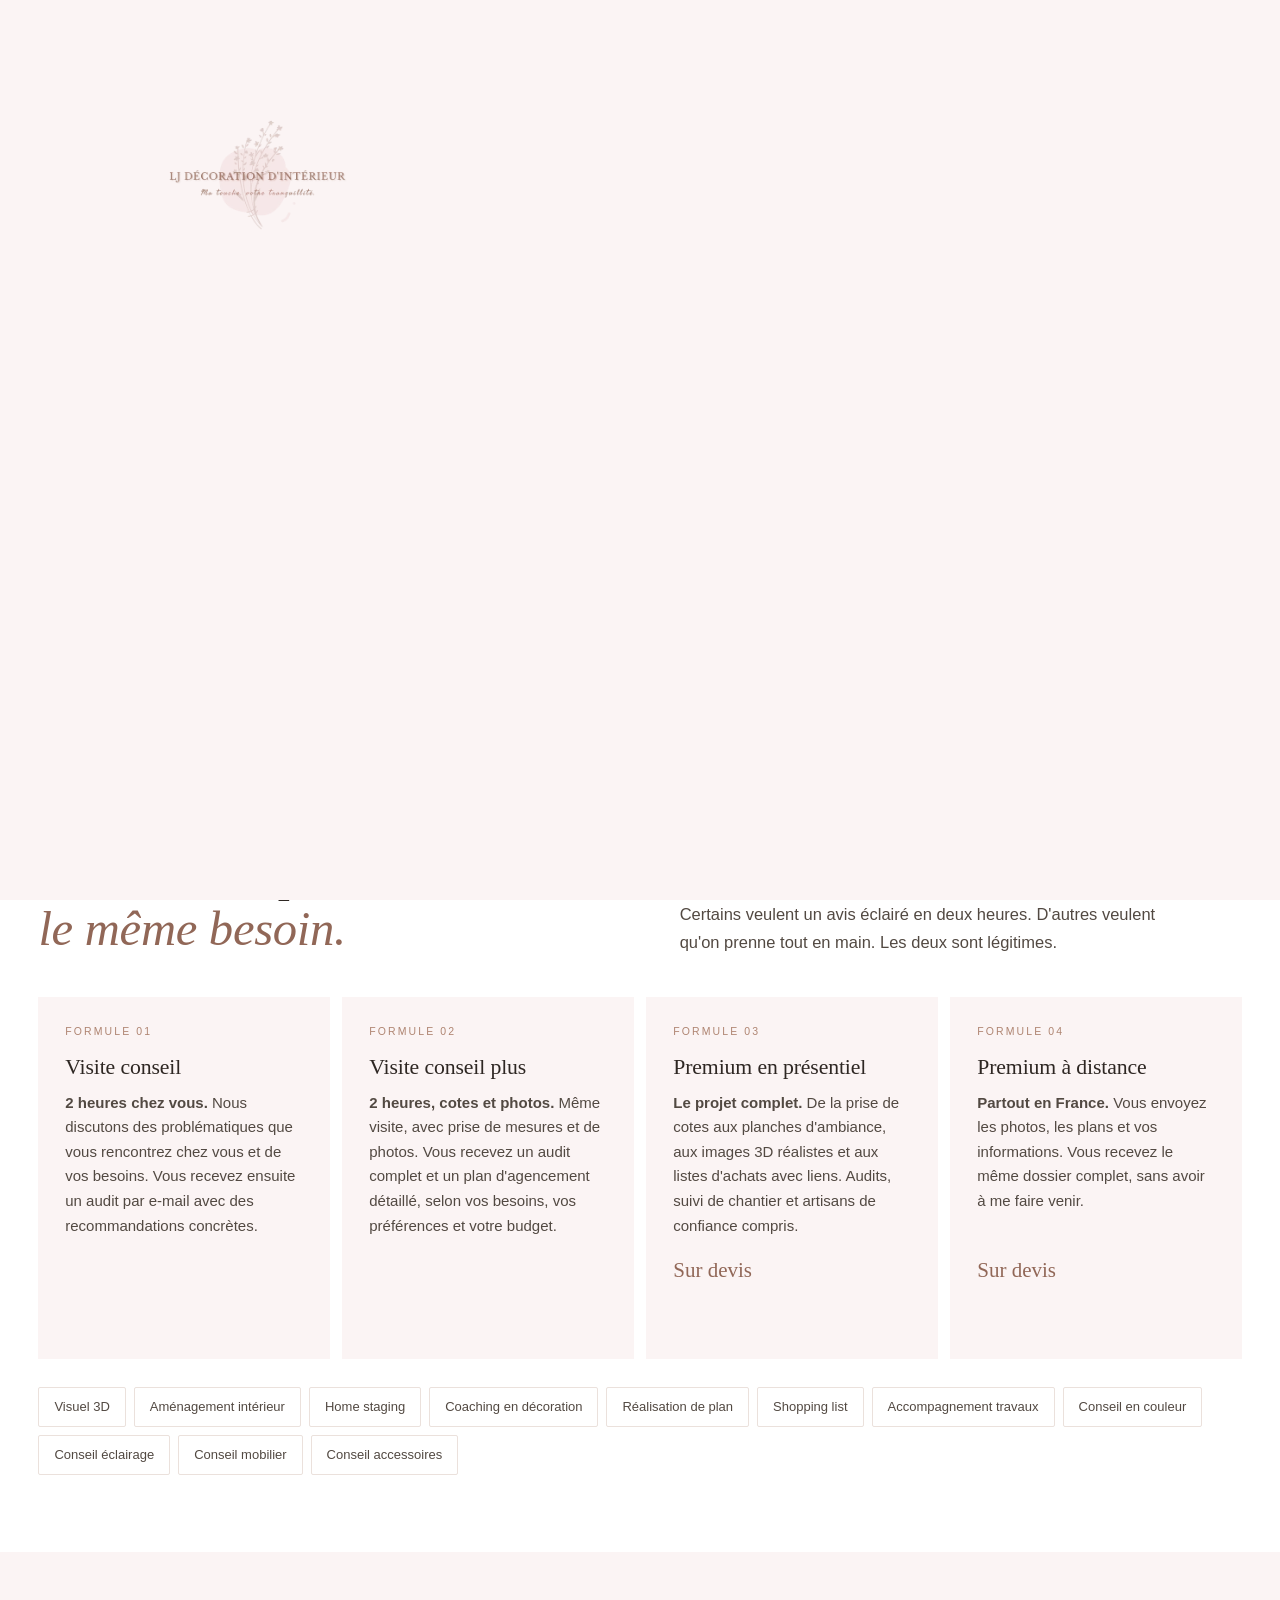
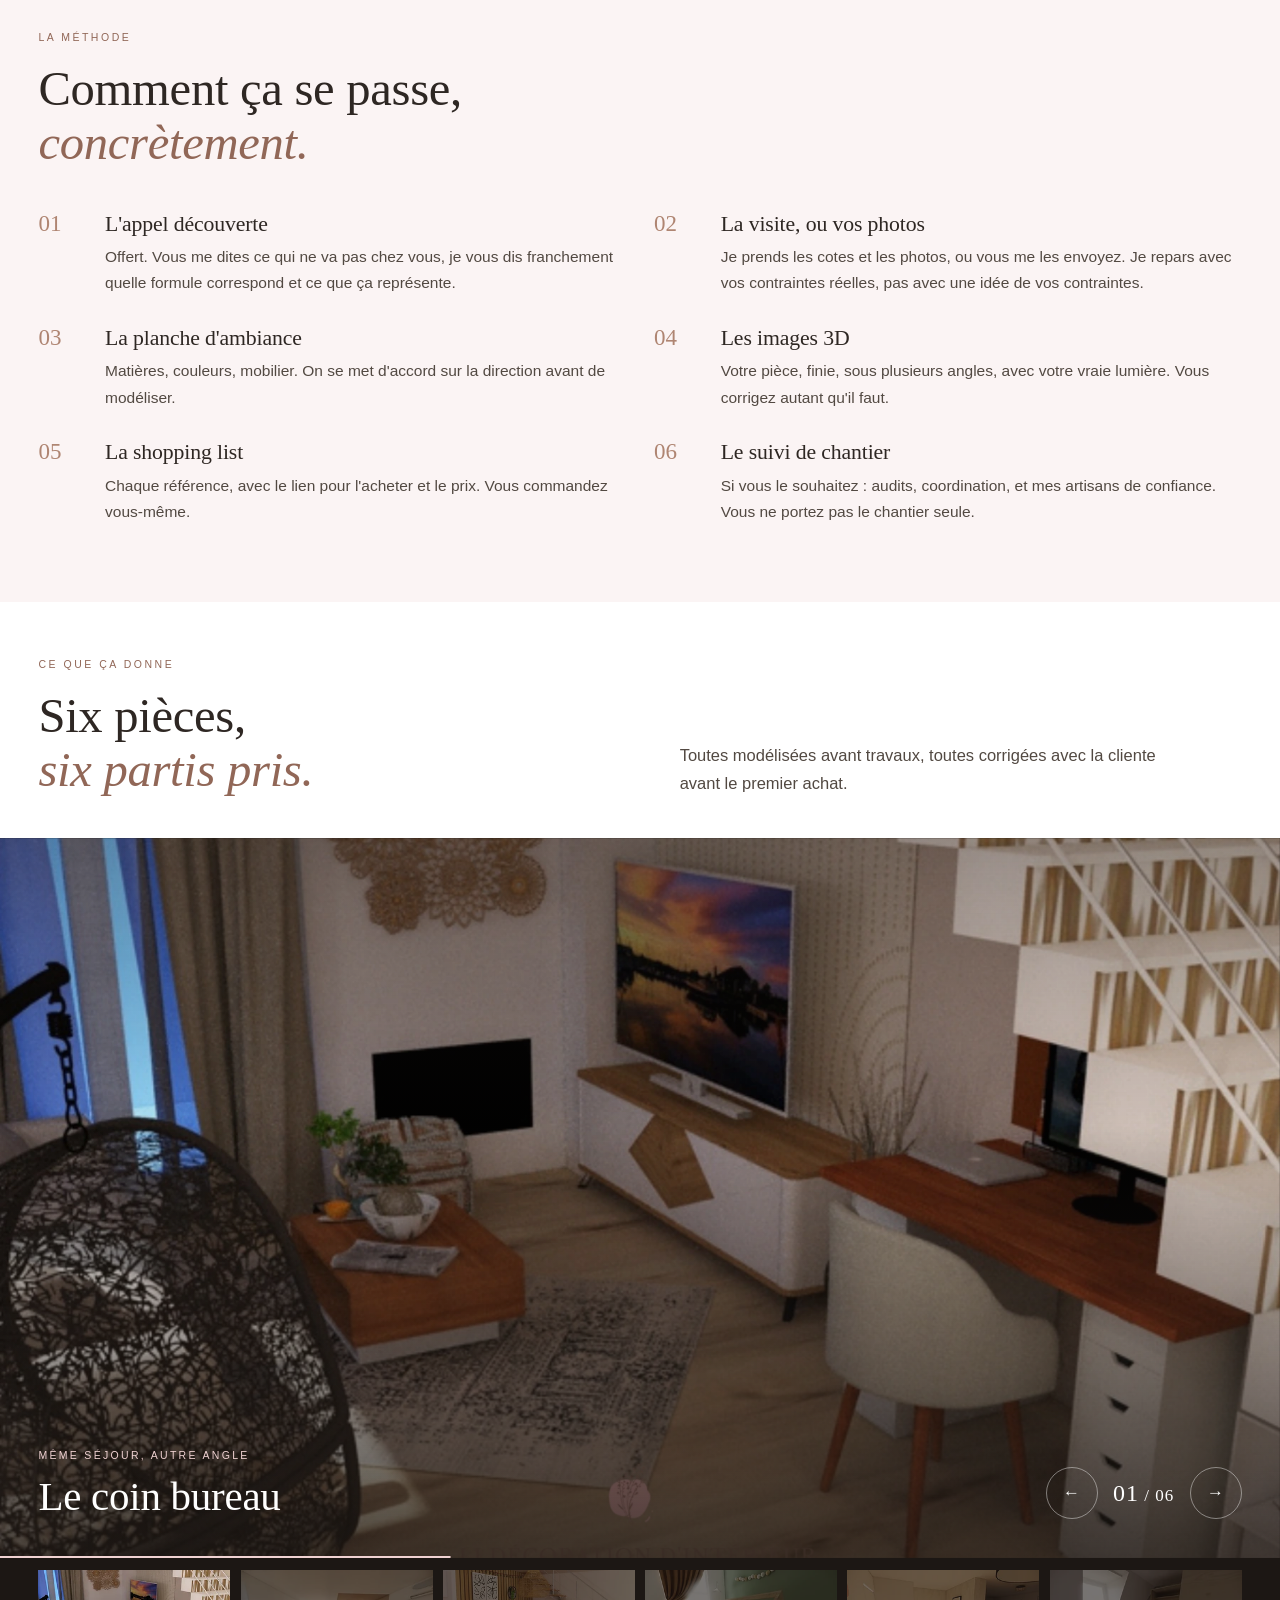
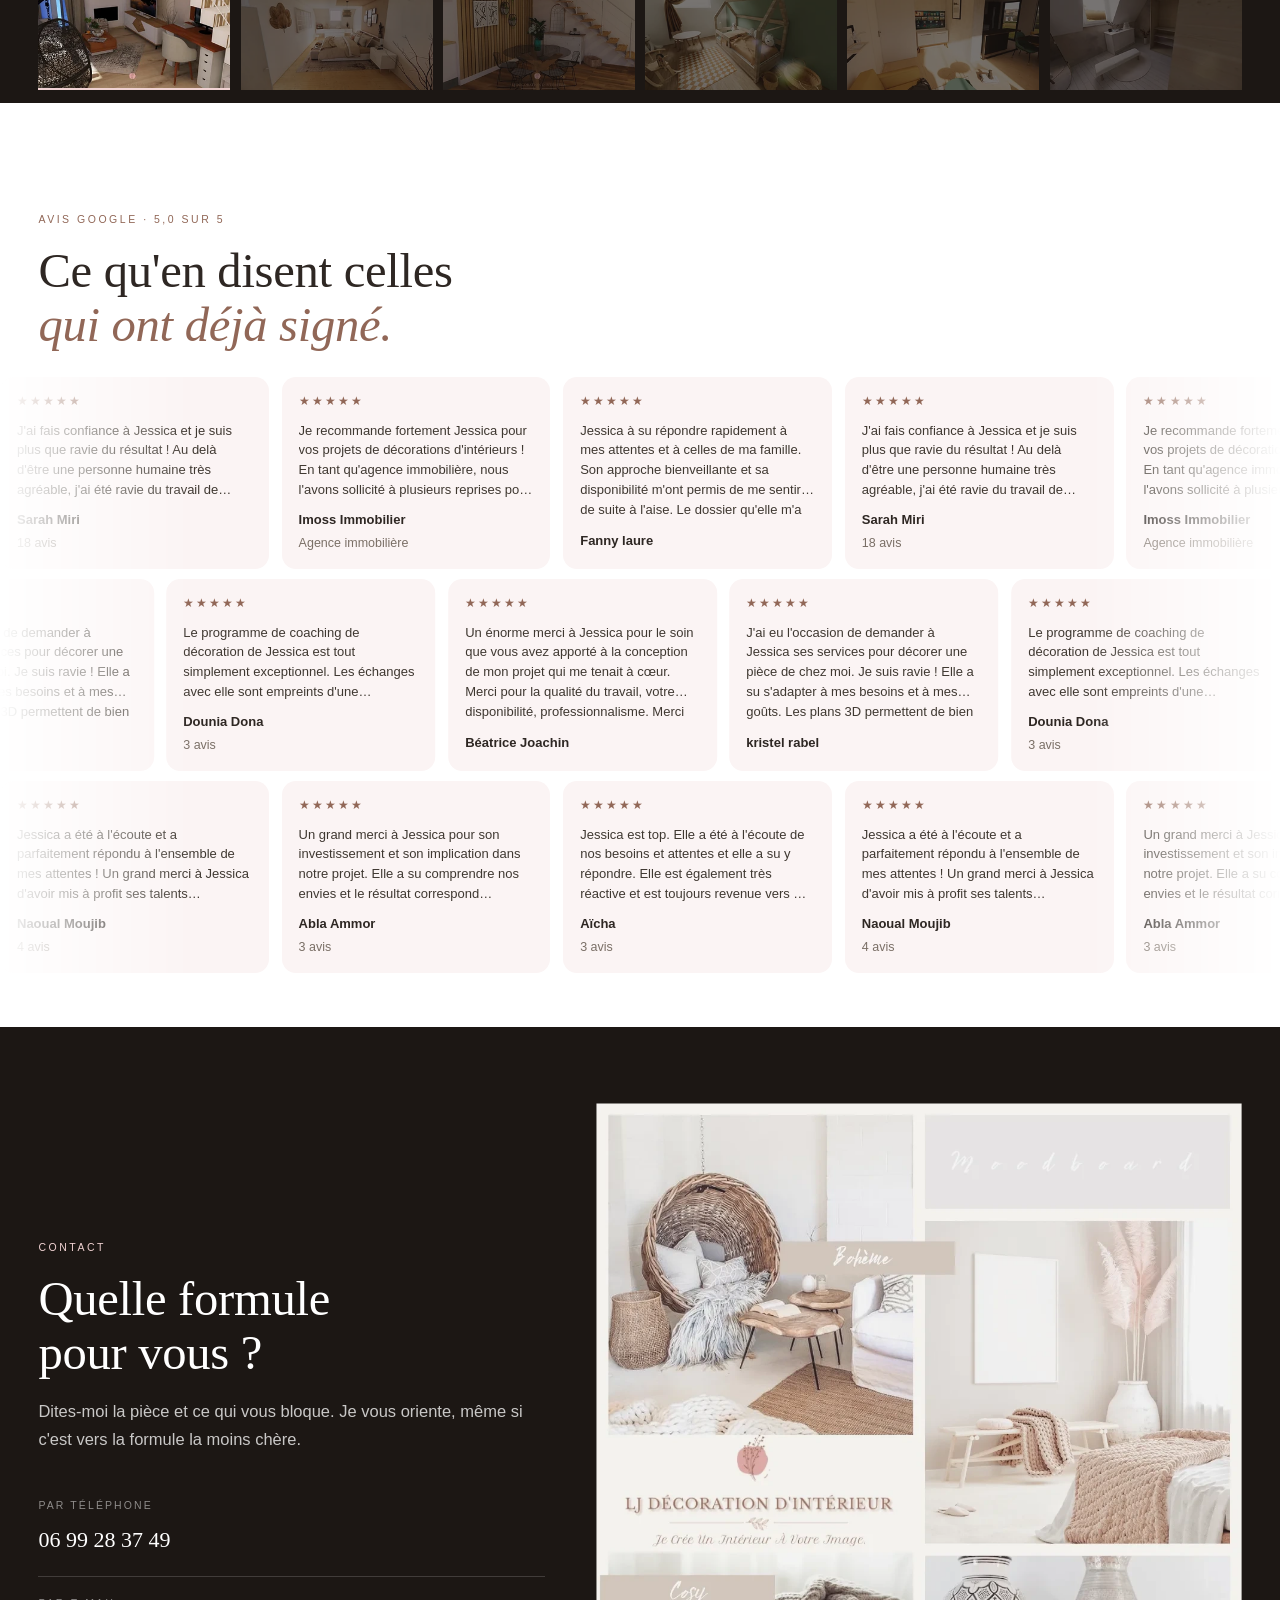
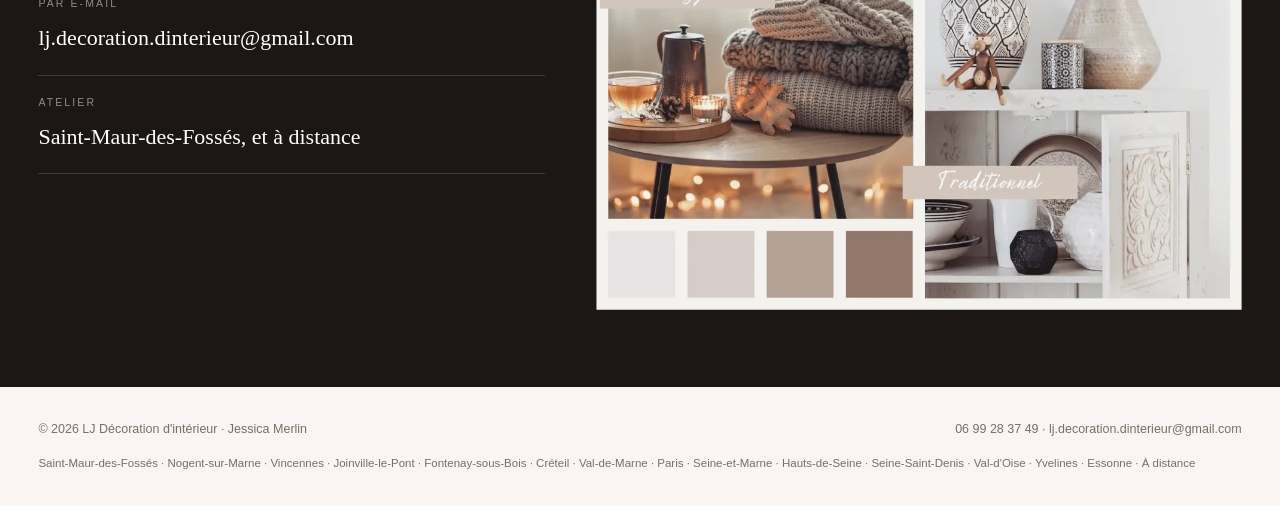
<file: decoration.html>
<!DOCTYPE html>
<html lang="fr">
<head>
<meta charset="utf-8">
<meta name="viewport" content="width=device-width,initial-scale=1,viewport-fit=cover">
<title>Décoration d&#x27;intérieur · Les formules · LJ Décoration d&#x27;intérieur</title>
<meta name="description" content="Visite conseil, visite conseil plus, premium en présentiel ou à distance. Jessica Merlin, Île-de-France.">
<meta name="robots" content="noindex,nofollow">
<meta name="theme-color" content="#FBF4F4">
<meta property="og:title" content="Décoration d&#x27;intérieur · Les formules · LJ Décoration d&#x27;intérieur">
<meta property="og:description" content="Visite conseil, visite conseil plus, premium en présentiel ou à distance. Jessica Merlin, Île-de-France.">
<meta property="og:type" content="website">
<link rel="icon" href="assets/logo.webp">
<link rel="stylesheet" href="site.css">
<script type="application/ld+json">{"@context": "https://schema.org", "@type": "ProfessionalService", "name": "LJ Décoration d'intérieur", "founder": {"@type": "Person", "name": "Jessica Merlin"}, "telephone": "+33699283749", "email": "lj.decoration.dinterieur@gmail.com", "address": {"@type": "PostalAddress", "addressLocality": "Saint-Maur-des-Fossés", "postalCode": "94100", "addressCountry": "FR"}, "areaServed": ["Saint-Maur-des-Fossés", "Nogent-sur-Marne", "Vincennes", "Joinville-le-Pont", "Fontenay-sous-Bois", "Créteil", "Val-de-Marne", "Paris", "Seine-et-Marne", "Hauts-de-Seine", "Seine-Saint-Denis", "Val-d'Oise", "Yvelines", "Essonne"], "priceRange": "€€", "aggregateRating": {"@type": "AggregateRating", "ratingValue": "5", "reviewCount": 9}}</script>
</head>
<body>
<header class="bar">
  <a class="logo" href="index.html"><img src="assets/logo-t.webp" alt="LJ Décoration d&#x27;intérieur, Jessica Merlin" fetchpriority="high" decoding="async" width="420" height="262"></a>
  <nav class="menu"><a href="realisations.html">Réalisations</a><a href="decoration.html" class="ici">Décoration d&#x27;intérieur</a><a href="home-staging.html">Home staging</a><a href="coaching.html">Coaching déco</a><a href="contact.html">Contact</a>
    <button class="plus" aria-label="Toutes les pages"><i></i><i></i><i></i></button>
  </nav>
</header>
<div class="nappe"><ol><li><a href="index.html"><em>01</em>Accueil</a></li><li><a href="realisations.html"><em>02</em>Réalisations</a></li><li><a href="decoration.html"><em>03</em>Décoration d&#x27;intérieur</a></li><li><a href="home-staging.html"><em>04</em>Home staging</a></li><li><a href="coaching.html"><em>05</em>Coaching déco</a></li><li><a href="carte-cadeau.html"><em>06</em>Carte cadeau</a></li><li><a href="journal.html"><em>07</em>Le journal</a></li><li><a href="avis.html"><em>08</em>Elles racontent</a></li><li><a href="a-propos.html"><em>09</em>Jessica Merlin</a></li><li><a href="contact.html"><em>10</em>Contact</a></li>
  <li class="coord">
    <div>Par téléphone<b>06 99 28 37 49</b></div>
    <div>Par e-mail<b style="font-size:15px">lj.decoration.dinterieur@gmail.com</b></div>
    <div>Atelier<b style="font-size:15px">Saint-Maur-des-Fossés</b></div>
  </li></ol></div>
<div class="rideau" id="rideau">
  <img class="marque-gr" src="assets/logo-t.webp" alt="LJ Décoration d'intérieur"
       width="420" height="262" fetchpriority="high">
</div>
<div class="loupe" hidden>
  <span class="fond-clic"></span>
  <button class="fermer" type="button" aria-label="Fermer">&times;</button>
  <button class="lp prec" type="button" aria-label="Photo précédente">&larr;</button>
  <img alt="">
  <button class="lp suiv" type="button" aria-label="Photo suivante">&rarr;</button>
  <span class="lg"></span>
</div>
<main>

<section class="hero court">
  <div class="fond"><img src="assets/h-decoration.webp" srcset="assets/h-decoration-s.webp 1600w, assets/h-decoration.webp 3200w" sizes="100vw" alt="Séjour et miroirs ronds, projet 3D de Jessica Merlin" fetchpriority="high" data-loupe decoding="async" width="3200" height="1800"></div>
  <div class="voileN"></div>
  <div class="dedans"><div class="w">
    <div class="eyebrow">Décoratrice et architecte d'intérieur · <span class="nb">Île-de-France</span></div>
    <div class="bas">
      <h1><span class="mot"><span>Quatre formules,</span></span><span class="mot"><span><em>une seule méthode.</em></span></span></h1>
      <div><p class="sous">De la visite conseil de deux heures au chantier suivi de bout en bout. Chez vous en Île-de-France, ou entièrement à distance.</p><div class="duo"><a class="b b1" href="contact.html">Réserver un appel découverte</a></div></div>
    </div>
  </div></div>
</section>

<section><div class="w">
  <div class="entete">
    <div><div class="tag r">Les formules</div>
      <h2 class="r">Vous n'avez pas tous<br><em>le même besoin.</em></h2></div>
    <div><p class="p r">Certains veulent un avis éclairé en deux heures. D'autres veulent qu'on
    prenne tout en main. Les deux sont légitimes.</p></div>
  </div>
  <div class="grille"><a class="card r" href="contact.html"><span class="lueur-v"></span><span class="n">Formule 01</span><h3>Visite conseil</h3><p><b style="font-weight:600">2 heures chez vous.</b> Nous discutons des problématiques que vous rencontrez chez vous et de vos besoins. Vous recevez ensuite un audit par e-mail avec des recommandations concrètes.</p><span class="fl2">&rarr;</span></a><a class="card r" href="contact.html"><span class="lueur-v"></span><span class="n">Formule 02</span><h3>Visite conseil plus</h3><p><b style="font-weight:600">2 heures, cotes et photos.</b> Même visite, avec prise de mesures et de photos. Vous recevez un audit complet et un plan d&#x27;agencement détaillé, selon vos besoins, vos préférences et votre budget.</p><span class="fl2">&rarr;</span></a><a class="card r" href="contact.html"><span class="lueur-v"></span><span class="n">Formule 03</span><h3>Premium en présentiel</h3><p><b style="font-weight:600">Le projet complet.</b> De la prise de cotes aux planches d&#x27;ambiance, aux images 3D réalistes et aux listes d&#x27;achats avec liens. Audits, suivi de chantier et artisans de confiance compris.</p><span class="prix">Sur devis</span><span class="fl2">&rarr;</span></a><a class="card r" href="contact.html"><span class="lueur-v"></span><span class="n">Formule 04</span><h3>Premium à distance</h3><p><b style="font-weight:600">Partout en France.</b> Vous envoyez les photos, les plans et vos informations. Vous recevez le même dossier complet, sans avoir à me faire venir.</p><span class="prix">Sur devis</span><span class="fl2">&rarr;</span></a></div>
  <div class="presta r"><a href="realisations.html"><span class="lueur-v"></span>Visuel 3D</a><a href="decoration.html"><span class="lueur-v"></span>Aménagement intérieur</a><a href="home-staging.html"><span class="lueur-v"></span>Home staging</a><a href="coaching.html"><span class="lueur-v"></span>Coaching en décoration</a><a href="decoration.html"><span class="lueur-v"></span>Réalisation de plan</a><a href="decoration.html"><span class="lueur-v"></span>Shopping list</a><a href="decoration.html"><span class="lueur-v"></span>Accompagnement travaux</a><a href="decoration.html"><span class="lueur-v"></span>Conseil en couleur</a><a href="decoration.html"><span class="lueur-v"></span>Conseil éclairage</a><a href="decoration.html"><span class="lueur-v"></span>Conseil mobilier</a><a href="decoration.html"><span class="lueur-v"></span>Conseil accessoires</a></div>
</div></section>

<section class="blush"><div class="w">
  <div class="entete">
    <div><div class="tag r">La méthode</div>
      <h2 class="r">Comment ça se passe,<br><em>concrètement.</em></h2></div>
    <div></div>
  </div>
  <div class="etapes">
    <div class="et r"><div><h3>L'appel découverte</h3>
      <p>Offert. Vous me dites ce qui ne va pas chez vous, je vous dis franchement quelle formule
      correspond et ce que ça représente.</p></div></div>
    <div class="et r"><div><h3>La visite, ou vos photos</h3>
      <p>Je prends les cotes et les photos, ou vous me les envoyez. Je repars avec vos contraintes
      réelles, pas avec une idée de vos contraintes.</p></div></div>
    <div class="et r"><div><h3>La planche d'ambiance</h3>
      <p>Matières, couleurs, mobilier. On se met d'accord sur la direction avant de modéliser.</p></div></div>
    <div class="et r"><div><h3>Les images 3D</h3>
      <p>Votre pièce, finie, sous plusieurs angles, avec votre vraie lumière. Vous corrigez autant
      qu'il faut.</p></div></div>
    <div class="et r"><div><h3>La shopping list</h3>
      <p>Chaque référence, avec le lien pour l'acheter et le prix. Vous commandez vous-même.</p></div></div>
    <div class="et r"><div><h3>Le suivi de chantier</h3>
      <p>Si vous le souhaitez : audits, coordination, et mes artisans de confiance. Vous ne portez
      pas le chantier seule.</p></div></div>
  </div>
</div></section>

<section class="serre"><div class="w">
  <div class="entete">
    <div><div class="tag r">Ce que ça donne</div>
      <h2 class="r">Six pièces,<br><em>six partis pris.</em></h2></div>
    <div><p class="p r">Toutes modélisées avant travaux, toutes corrigées avec la cliente avant le
    premier achat.</p></div>
  </div>
</div>
<div class="carr" tabindex="0" aria-label="Ses réalisations">
  <div class="piste"><div class="vue" data-nom="Le coin bureau" data-meta="Même séjour, autre angle"><img src="assets/sejour-2.webp" srcset="assets/sejour-2-s.webp 900w, assets/sejour-2.webp 1800w" sizes="100vw" alt="Le coin bureau" loading="lazy" data-loupe decoding="async" width="1800" height="1200"></div><div class="vue" data-nom="Chambre et rangements" data-meta="Chambre · Projet 3D"><img src="assets/p03.webp" srcset="assets/p03-s.webp 1100w, assets/p03.webp 2200w" sizes="100vw" alt="Chambre et rangements" loading="lazy" data-loupe decoding="async" width="2200" height="1238"></div><div class="vue" data-nom="Salle à manger et escalier" data-meta="Repas · Projet 3D"><img data-src="assets/g02.webp" data-srcset="assets/g02-s.webp 900w, assets/g02.webp 1800w" sizes="100vw" alt="Salle à manger et escalier" data-loupe decoding="async" width="1800" height="1200"></div><div class="vue" data-nom="Chambre d&#x27;enfant, lit cabane" data-meta="Chambre · Projet 3D"><img data-src="assets/b03.webp" data-srcset="assets/b03-s.webp 960w, assets/b03.webp 1920w" sizes="100vw" alt="Chambre d&#x27;enfant, lit cabane" data-loupe decoding="async" width="1920" height="1080"></div><div class="vue" data-nom="Salle à manger et buffet noir" data-meta="Repas · Projet 3D"><img data-src="assets/p13.webp" data-srcset="assets/p13-s.webp 960w, assets/p13.webp 1920w" sizes="100vw" alt="Salle à manger et buffet noir" data-loupe decoding="async" width="1920" height="1080"></div><div class="vue" data-nom="Salle de bain sous pente" data-meta="Salle de bain · Projet 3D"><img data-src="assets/b05.webp" data-srcset="assets/b05-s.webp 960w, assets/b05.webp 1920w" sizes="100vw" alt="Salle de bain sous pente" data-loupe decoding="async" width="1920" height="1080"></div></div>
  <div class="info"><div class="dedans">
    <div class="titre"><span class="meta"></span><span class="d"></span></div>
    <div class="cmd">
      <button class="fl prec" type="button" aria-label="Précédent">←</button>
      <span class="compte"><b>01</b> / 06</span>
      <button class="fl suiv" type="button" aria-label="Suivant">→</button>
    </div>
  </div></div>
  <span class="jauge"></span>
</div>
<div class="vign"><button type="button" aria-label="Le coin bureau"><img src="assets/sejour-2-t.webp" alt="" loading="lazy" decoding="async" width="340" height="227"></button><button type="button" aria-label="Chambre et rangements"><img src="assets/p03-t.webp" alt="" loading="lazy" decoding="async" width="340" height="227"></button><button type="button" aria-label="Salle à manger et escalier"><img src="assets/g02-t.webp" alt="" loading="lazy" decoding="async" width="340" height="227"></button><button type="button" aria-label="Chambre d&#x27;enfant, lit cabane"><img src="assets/b03-t.webp" alt="" loading="lazy" decoding="async" width="340" height="227"></button><button type="button" aria-label="Salle à manger et buffet noir"><img src="assets/p13-t.webp" alt="" loading="lazy" decoding="async" width="340" height="227"></button><button type="button" aria-label="Salle de bain sous pente"><img src="assets/b05-t.webp" alt="" loading="lazy" decoding="async" width="340" height="227"></button></div>
</section>

<section class="serre avis-fil"><div class="w">
  <div class="entete"><div><div class="tag r">Avis Google · 5,0 sur 5</div>
    <h2 class="r">Ce qu'en disent celles<br><em>qui ont déjà signé.</em></h2></div><div></div></div>
</div>
<div class="fils r"><div class="fil"><div class="tapis"><div class="ruban"><article class="av"><div class="etoiles">★★★★★</div><q>J&#x27;ai fais confiance à Jessica et je suis plus que ravie du résultat ! Au delà d&#x27;être une personne humaine très agréable, j&#x27;ai été ravie du travail de qualité fourni par Jessica et de son professionnalisme, elle a su comprendre ma demande très rapidement et tout ça a un prix plus que raisonnable ! Je ne peux que recommander ses services encore merci d&#x27;avoir rendu mon appartement aussi beau et chaleureux !</q><div class="qui"><b>Sarah Miri</b><span>18 avis</span><div style="font-size:12px;color:var(--terre);margin-top:5px">Ponctualité, professionnalisme, qualité, rapport qualité-prix, réactivité</div></div></article><article class="av"><div class="etoiles">★★★★★</div><q>Je recommande fortement Jessica pour vos projets de décorations d&#x27;intérieurs ! En tant qu&#x27;agence immobilière, nous l&#x27;avons sollicité à plusieurs reprises pour des projets avec nos clients acheteurs qui avaient besoin de projection pour un nouvel agencement. Elle a parfaitement su répondre à toutes nos demandes et les clients en étaient ravie.</q><div class="qui"><b>Imoss Immobilier</b><span>Agence immobilière</span></div></article><article class="av"><div class="etoiles">★★★★★</div><q>Jessica à su répondre rapidement à mes attentes et à celles de ma famille. Son approche bienveillante et sa disponibilité m&#x27;ont permis de me sentir de suite à l&#x27;aise. Le dossier qu&#x27;elle m&#x27;a remis était vraiment complet, les photos réalistes 3D nous ont permis de réellement nous projeter. Le grand plus c&#x27;est que nous avons pu procéder à une modification sur la 3D après la livraison du projet.</q><div class="qui"><b>Fanny laure</b></div></article><article class="av"><div class="etoiles">★★★★★</div><q>J&#x27;ai fais confiance à Jessica et je suis plus que ravie du résultat ! Au delà d&#x27;être une personne humaine très agréable, j&#x27;ai été ravie du travail de qualité fourni par Jessica et de son professionnalisme, elle a su comprendre ma demande très rapidement et tout ça a un prix plus que raisonnable ! Je ne peux que recommander ses services encore merci d&#x27;avoir rendu mon appartement aussi beau et chaleureux !</q><div class="qui"><b>Sarah Miri</b><span>18 avis</span><div style="font-size:12px;color:var(--terre);margin-top:5px">Ponctualité, professionnalisme, qualité, rapport qualité-prix, réactivité</div></div></article><article class="av"><div class="etoiles">★★★★★</div><q>Je recommande fortement Jessica pour vos projets de décorations d&#x27;intérieurs ! En tant qu&#x27;agence immobilière, nous l&#x27;avons sollicité à plusieurs reprises pour des projets avec nos clients acheteurs qui avaient besoin de projection pour un nouvel agencement. Elle a parfaitement su répondre à toutes nos demandes et les clients en étaient ravie.</q><div class="qui"><b>Imoss Immobilier</b><span>Agence immobilière</span></div></article><article class="av"><div class="etoiles">★★★★★</div><q>Jessica à su répondre rapidement à mes attentes et à celles de ma famille. Son approche bienveillante et sa disponibilité m&#x27;ont permis de me sentir de suite à l&#x27;aise. Le dossier qu&#x27;elle m&#x27;a remis était vraiment complet, les photos réalistes 3D nous ont permis de réellement nous projeter. Le grand plus c&#x27;est que nous avons pu procéder à une modification sur la 3D après la livraison du projet.</q><div class="qui"><b>Fanny laure</b></div></article><article class="av"><div class="etoiles">★★★★★</div><q>J&#x27;ai fais confiance à Jessica et je suis plus que ravie du résultat ! Au delà d&#x27;être une personne humaine très agréable, j&#x27;ai été ravie du travail de qualité fourni par Jessica et de son professionnalisme, elle a su comprendre ma demande très rapidement et tout ça a un prix plus que raisonnable ! Je ne peux que recommander ses services encore merci d&#x27;avoir rendu mon appartement aussi beau et chaleureux !</q><div class="qui"><b>Sarah Miri</b><span>18 avis</span><div style="font-size:12px;color:var(--terre);margin-top:5px">Ponctualité, professionnalisme, qualité, rapport qualité-prix, réactivité</div></div></article><article class="av"><div class="etoiles">★★★★★</div><q>Je recommande fortement Jessica pour vos projets de décorations d&#x27;intérieurs ! En tant qu&#x27;agence immobilière, nous l&#x27;avons sollicité à plusieurs reprises pour des projets avec nos clients acheteurs qui avaient besoin de projection pour un nouvel agencement. Elle a parfaitement su répondre à toutes nos demandes et les clients en étaient ravie.</q><div class="qui"><b>Imoss Immobilier</b><span>Agence immobilière</span></div></article><article class="av"><div class="etoiles">★★★★★</div><q>Jessica à su répondre rapidement à mes attentes et à celles de ma famille. Son approche bienveillante et sa disponibilité m&#x27;ont permis de me sentir de suite à l&#x27;aise. Le dossier qu&#x27;elle m&#x27;a remis était vraiment complet, les photos réalistes 3D nous ont permis de réellement nous projeter. Le grand plus c&#x27;est que nous avons pu procéder à une modification sur la 3D après la livraison du projet.</q><div class="qui"><b>Fanny laure</b></div></article><article class="av"><div class="etoiles">★★★★★</div><q>J&#x27;ai fais confiance à Jessica et je suis plus que ravie du résultat ! Au delà d&#x27;être une personne humaine très agréable, j&#x27;ai été ravie du travail de qualité fourni par Jessica et de son professionnalisme, elle a su comprendre ma demande très rapidement et tout ça a un prix plus que raisonnable ! Je ne peux que recommander ses services encore merci d&#x27;avoir rendu mon appartement aussi beau et chaleureux !</q><div class="qui"><b>Sarah Miri</b><span>18 avis</span><div style="font-size:12px;color:var(--terre);margin-top:5px">Ponctualité, professionnalisme, qualité, rapport qualité-prix, réactivité</div></div></article><article class="av"><div class="etoiles">★★★★★</div><q>Je recommande fortement Jessica pour vos projets de décorations d&#x27;intérieurs ! En tant qu&#x27;agence immobilière, nous l&#x27;avons sollicité à plusieurs reprises pour des projets avec nos clients acheteurs qui avaient besoin de projection pour un nouvel agencement. Elle a parfaitement su répondre à toutes nos demandes et les clients en étaient ravie.</q><div class="qui"><b>Imoss Immobilier</b><span>Agence immobilière</span></div></article><article class="av"><div class="etoiles">★★★★★</div><q>Jessica à su répondre rapidement à mes attentes et à celles de ma famille. Son approche bienveillante et sa disponibilité m&#x27;ont permis de me sentir de suite à l&#x27;aise. Le dossier qu&#x27;elle m&#x27;a remis était vraiment complet, les photos réalistes 3D nous ont permis de réellement nous projeter. Le grand plus c&#x27;est que nous avons pu procéder à une modification sur la 3D après la livraison du projet.</q><div class="qui"><b>Fanny laure</b></div></article><article class="av"><div class="etoiles">★★★★★</div><q>J&#x27;ai fais confiance à Jessica et je suis plus que ravie du résultat ! Au delà d&#x27;être une personne humaine très agréable, j&#x27;ai été ravie du travail de qualité fourni par Jessica et de son professionnalisme, elle a su comprendre ma demande très rapidement et tout ça a un prix plus que raisonnable ! Je ne peux que recommander ses services encore merci d&#x27;avoir rendu mon appartement aussi beau et chaleureux !</q><div class="qui"><b>Sarah Miri</b><span>18 avis</span><div style="font-size:12px;color:var(--terre);margin-top:5px">Ponctualité, professionnalisme, qualité, rapport qualité-prix, réactivité</div></div></article><article class="av"><div class="etoiles">★★★★★</div><q>Je recommande fortement Jessica pour vos projets de décorations d&#x27;intérieurs ! En tant qu&#x27;agence immobilière, nous l&#x27;avons sollicité à plusieurs reprises pour des projets avec nos clients acheteurs qui avaient besoin de projection pour un nouvel agencement. Elle a parfaitement su répondre à toutes nos demandes et les clients en étaient ravie.</q><div class="qui"><b>Imoss Immobilier</b><span>Agence immobilière</span></div></article><article class="av"><div class="etoiles">★★★★★</div><q>Jessica à su répondre rapidement à mes attentes et à celles de ma famille. Son approche bienveillante et sa disponibilité m&#x27;ont permis de me sentir de suite à l&#x27;aise. Le dossier qu&#x27;elle m&#x27;a remis était vraiment complet, les photos réalistes 3D nous ont permis de réellement nous projeter. Le grand plus c&#x27;est que nous avons pu procéder à une modification sur la 3D après la livraison du projet.</q><div class="qui"><b>Fanny laure</b></div></article><article class="av"><div class="etoiles">★★★★★</div><q>J&#x27;ai fais confiance à Jessica et je suis plus que ravie du résultat ! Au delà d&#x27;être une personne humaine très agréable, j&#x27;ai été ravie du travail de qualité fourni par Jessica et de son professionnalisme, elle a su comprendre ma demande très rapidement et tout ça a un prix plus que raisonnable ! Je ne peux que recommander ses services encore merci d&#x27;avoir rendu mon appartement aussi beau et chaleureux !</q><div class="qui"><b>Sarah Miri</b><span>18 avis</span><div style="font-size:12px;color:var(--terre);margin-top:5px">Ponctualité, professionnalisme, qualité, rapport qualité-prix, réactivité</div></div></article><article class="av"><div class="etoiles">★★★★★</div><q>Je recommande fortement Jessica pour vos projets de décorations d&#x27;intérieurs ! En tant qu&#x27;agence immobilière, nous l&#x27;avons sollicité à plusieurs reprises pour des projets avec nos clients acheteurs qui avaient besoin de projection pour un nouvel agencement. Elle a parfaitement su répondre à toutes nos demandes et les clients en étaient ravie.</q><div class="qui"><b>Imoss Immobilier</b><span>Agence immobilière</span></div></article><article class="av"><div class="etoiles">★★★★★</div><q>Jessica à su répondre rapidement à mes attentes et à celles de ma famille. Son approche bienveillante et sa disponibilité m&#x27;ont permis de me sentir de suite à l&#x27;aise. Le dossier qu&#x27;elle m&#x27;a remis était vraiment complet, les photos réalistes 3D nous ont permis de réellement nous projeter. Le grand plus c&#x27;est que nous avons pu procéder à une modification sur la 3D après la livraison du projet.</q><div class="qui"><b>Fanny laure</b></div></article></div></div></div><div class="fil retour"><div class="tapis"><div class="ruban"><article class="av"><div class="etoiles">★★★★★</div><q>Le programme de coaching de décoration de Jessica est tout simplement exceptionnel. Les échanges avec elle sont empreints d&#x27;une bienveillance rare, ce qui rend chaque session agréable et enrichissante. Son expertise et ses conseils ont vraiment une valeur ajoutée, et j&#x27;ai déjà constaté des changements significatifs dans mon espace grâce à ses recommandations avisées.</q><div class="qui"><b>Dounia Dona</b><span>3 avis</span></div></article><article class="av"><div class="etoiles">★★★★★</div><q>J&#x27;ai eu l&#x27;occasion de demander à Jessica ses services pour décorer une pièce de chez moi. Je suis ravie ! Elle a su s&#x27;adapter à mes besoins et à mes goûts. Les plans 3D permettent de bien se projeter et donnent envie d&#x27;entamer la transformation. Je recommande sans hésiter !</q><div class="qui"><b>kristel rabel</b></div></article><article class="av"><div class="etoiles">★★★★★</div><q>Un énorme merci à Jessica pour le soin que vous avez apporté à la conception de mon projet qui me tenait à cœur. Merci pour la qualité du travail, votre disponibilité, professionnalisme. Merci pour les images en 3D qui représentaient mon projet de manière claire et attrayante. Je vous remercie vivement.</q><div class="qui"><b>Béatrice Joachin</b><div style="font-size:12px;color:var(--terre);margin-top:5px">Professionnalisme</div></div></article><article class="av"><div class="etoiles">★★★★★</div><q>Le programme de coaching de décoration de Jessica est tout simplement exceptionnel. Les échanges avec elle sont empreints d&#x27;une bienveillance rare, ce qui rend chaque session agréable et enrichissante. Son expertise et ses conseils ont vraiment une valeur ajoutée, et j&#x27;ai déjà constaté des changements significatifs dans mon espace grâce à ses recommandations avisées.</q><div class="qui"><b>Dounia Dona</b><span>3 avis</span></div></article><article class="av"><div class="etoiles">★★★★★</div><q>J&#x27;ai eu l&#x27;occasion de demander à Jessica ses services pour décorer une pièce de chez moi. Je suis ravie ! Elle a su s&#x27;adapter à mes besoins et à mes goûts. Les plans 3D permettent de bien se projeter et donnent envie d&#x27;entamer la transformation. Je recommande sans hésiter !</q><div class="qui"><b>kristel rabel</b></div></article><article class="av"><div class="etoiles">★★★★★</div><q>Un énorme merci à Jessica pour le soin que vous avez apporté à la conception de mon projet qui me tenait à cœur. Merci pour la qualité du travail, votre disponibilité, professionnalisme. Merci pour les images en 3D qui représentaient mon projet de manière claire et attrayante. Je vous remercie vivement.</q><div class="qui"><b>Béatrice Joachin</b><div style="font-size:12px;color:var(--terre);margin-top:5px">Professionnalisme</div></div></article><article class="av"><div class="etoiles">★★★★★</div><q>Le programme de coaching de décoration de Jessica est tout simplement exceptionnel. Les échanges avec elle sont empreints d&#x27;une bienveillance rare, ce qui rend chaque session agréable et enrichissante. Son expertise et ses conseils ont vraiment une valeur ajoutée, et j&#x27;ai déjà constaté des changements significatifs dans mon espace grâce à ses recommandations avisées.</q><div class="qui"><b>Dounia Dona</b><span>3 avis</span></div></article><article class="av"><div class="etoiles">★★★★★</div><q>J&#x27;ai eu l&#x27;occasion de demander à Jessica ses services pour décorer une pièce de chez moi. Je suis ravie ! Elle a su s&#x27;adapter à mes besoins et à mes goûts. Les plans 3D permettent de bien se projeter et donnent envie d&#x27;entamer la transformation. Je recommande sans hésiter !</q><div class="qui"><b>kristel rabel</b></div></article><article class="av"><div class="etoiles">★★★★★</div><q>Un énorme merci à Jessica pour le soin que vous avez apporté à la conception de mon projet qui me tenait à cœur. Merci pour la qualité du travail, votre disponibilité, professionnalisme. Merci pour les images en 3D qui représentaient mon projet de manière claire et attrayante. Je vous remercie vivement.</q><div class="qui"><b>Béatrice Joachin</b><div style="font-size:12px;color:var(--terre);margin-top:5px">Professionnalisme</div></div></article><article class="av"><div class="etoiles">★★★★★</div><q>Le programme de coaching de décoration de Jessica est tout simplement exceptionnel. Les échanges avec elle sont empreints d&#x27;une bienveillance rare, ce qui rend chaque session agréable et enrichissante. Son expertise et ses conseils ont vraiment une valeur ajoutée, et j&#x27;ai déjà constaté des changements significatifs dans mon espace grâce à ses recommandations avisées.</q><div class="qui"><b>Dounia Dona</b><span>3 avis</span></div></article><article class="av"><div class="etoiles">★★★★★</div><q>J&#x27;ai eu l&#x27;occasion de demander à Jessica ses services pour décorer une pièce de chez moi. Je suis ravie ! Elle a su s&#x27;adapter à mes besoins et à mes goûts. Les plans 3D permettent de bien se projeter et donnent envie d&#x27;entamer la transformation. Je recommande sans hésiter !</q><div class="qui"><b>kristel rabel</b></div></article><article class="av"><div class="etoiles">★★★★★</div><q>Un énorme merci à Jessica pour le soin que vous avez apporté à la conception de mon projet qui me tenait à cœur. Merci pour la qualité du travail, votre disponibilité, professionnalisme. Merci pour les images en 3D qui représentaient mon projet de manière claire et attrayante. Je vous remercie vivement.</q><div class="qui"><b>Béatrice Joachin</b><div style="font-size:12px;color:var(--terre);margin-top:5px">Professionnalisme</div></div></article><article class="av"><div class="etoiles">★★★★★</div><q>Le programme de coaching de décoration de Jessica est tout simplement exceptionnel. Les échanges avec elle sont empreints d&#x27;une bienveillance rare, ce qui rend chaque session agréable et enrichissante. Son expertise et ses conseils ont vraiment une valeur ajoutée, et j&#x27;ai déjà constaté des changements significatifs dans mon espace grâce à ses recommandations avisées.</q><div class="qui"><b>Dounia Dona</b><span>3 avis</span></div></article><article class="av"><div class="etoiles">★★★★★</div><q>J&#x27;ai eu l&#x27;occasion de demander à Jessica ses services pour décorer une pièce de chez moi. Je suis ravie ! Elle a su s&#x27;adapter à mes besoins et à mes goûts. Les plans 3D permettent de bien se projeter et donnent envie d&#x27;entamer la transformation. Je recommande sans hésiter !</q><div class="qui"><b>kristel rabel</b></div></article><article class="av"><div class="etoiles">★★★★★</div><q>Un énorme merci à Jessica pour le soin que vous avez apporté à la conception de mon projet qui me tenait à cœur. Merci pour la qualité du travail, votre disponibilité, professionnalisme. Merci pour les images en 3D qui représentaient mon projet de manière claire et attrayante. Je vous remercie vivement.</q><div class="qui"><b>Béatrice Joachin</b><div style="font-size:12px;color:var(--terre);margin-top:5px">Professionnalisme</div></div></article><article class="av"><div class="etoiles">★★★★★</div><q>Le programme de coaching de décoration de Jessica est tout simplement exceptionnel. Les échanges avec elle sont empreints d&#x27;une bienveillance rare, ce qui rend chaque session agréable et enrichissante. Son expertise et ses conseils ont vraiment une valeur ajoutée, et j&#x27;ai déjà constaté des changements significatifs dans mon espace grâce à ses recommandations avisées.</q><div class="qui"><b>Dounia Dona</b><span>3 avis</span></div></article><article class="av"><div class="etoiles">★★★★★</div><q>J&#x27;ai eu l&#x27;occasion de demander à Jessica ses services pour décorer une pièce de chez moi. Je suis ravie ! Elle a su s&#x27;adapter à mes besoins et à mes goûts. Les plans 3D permettent de bien se projeter et donnent envie d&#x27;entamer la transformation. Je recommande sans hésiter !</q><div class="qui"><b>kristel rabel</b></div></article><article class="av"><div class="etoiles">★★★★★</div><q>Un énorme merci à Jessica pour le soin que vous avez apporté à la conception de mon projet qui me tenait à cœur. Merci pour la qualité du travail, votre disponibilité, professionnalisme. Merci pour les images en 3D qui représentaient mon projet de manière claire et attrayante. Je vous remercie vivement.</q><div class="qui"><b>Béatrice Joachin</b><div style="font-size:12px;color:var(--terre);margin-top:5px">Professionnalisme</div></div></article></div></div></div><div class="fil"><div class="tapis"><div class="ruban"><article class="av"><div class="etoiles">★★★★★</div><q>Jessica a été à l&#x27;écoute et a parfaitement répondu à l&#x27;ensemble de mes attentes ! Un grand merci à Jessica d&#x27;avoir mis à profit ses talents indéniables pour la décoration ! J&#x27;apprécie quotidiennement mon chez-moi ! Je recommande à 100 % et vivement mon prochain projet !</q><div class="qui"><b>Naoual Moujib</b><span>4 avis</span></div></article><article class="av"><div class="etoiles">★★★★★</div><q>Un grand merci à Jessica pour son investissement et son implication dans notre projet. Elle a su comprendre nos envies et le résultat correspond parfaitement à nos attentes. Nous sommes ravis et recommandons son travail sans hésitation. Au plaisir de collaborer à nouveau ensemble.</q><div class="qui"><b>Abla Ammor</b><span>3 avis</span></div></article><article class="av"><div class="etoiles">★★★★★</div><q>Jessica est top. Elle a été à l&#x27;écoute de nos besoins et attentes et elle a su y répondre. Elle est également très réactive et est toujours revenue vers moi avec différentes options. Je la conseille vivement.</q><div class="qui"><b>Aïcha</b><span>3 avis</span></div></article><article class="av"><div class="etoiles">★★★★★</div><q>Jessica a été à l&#x27;écoute et a parfaitement répondu à l&#x27;ensemble de mes attentes ! Un grand merci à Jessica d&#x27;avoir mis à profit ses talents indéniables pour la décoration ! J&#x27;apprécie quotidiennement mon chez-moi ! Je recommande à 100 % et vivement mon prochain projet !</q><div class="qui"><b>Naoual Moujib</b><span>4 avis</span></div></article><article class="av"><div class="etoiles">★★★★★</div><q>Un grand merci à Jessica pour son investissement et son implication dans notre projet. Elle a su comprendre nos envies et le résultat correspond parfaitement à nos attentes. Nous sommes ravis et recommandons son travail sans hésitation. Au plaisir de collaborer à nouveau ensemble.</q><div class="qui"><b>Abla Ammor</b><span>3 avis</span></div></article><article class="av"><div class="etoiles">★★★★★</div><q>Jessica est top. Elle a été à l&#x27;écoute de nos besoins et attentes et elle a su y répondre. Elle est également très réactive et est toujours revenue vers moi avec différentes options. Je la conseille vivement.</q><div class="qui"><b>Aïcha</b><span>3 avis</span></div></article><article class="av"><div class="etoiles">★★★★★</div><q>Jessica a été à l&#x27;écoute et a parfaitement répondu à l&#x27;ensemble de mes attentes ! Un grand merci à Jessica d&#x27;avoir mis à profit ses talents indéniables pour la décoration ! J&#x27;apprécie quotidiennement mon chez-moi ! Je recommande à 100 % et vivement mon prochain projet !</q><div class="qui"><b>Naoual Moujib</b><span>4 avis</span></div></article><article class="av"><div class="etoiles">★★★★★</div><q>Un grand merci à Jessica pour son investissement et son implication dans notre projet. Elle a su comprendre nos envies et le résultat correspond parfaitement à nos attentes. Nous sommes ravis et recommandons son travail sans hésitation. Au plaisir de collaborer à nouveau ensemble.</q><div class="qui"><b>Abla Ammor</b><span>3 avis</span></div></article><article class="av"><div class="etoiles">★★★★★</div><q>Jessica est top. Elle a été à l&#x27;écoute de nos besoins et attentes et elle a su y répondre. Elle est également très réactive et est toujours revenue vers moi avec différentes options. Je la conseille vivement.</q><div class="qui"><b>Aïcha</b><span>3 avis</span></div></article><article class="av"><div class="etoiles">★★★★★</div><q>Jessica a été à l&#x27;écoute et a parfaitement répondu à l&#x27;ensemble de mes attentes ! Un grand merci à Jessica d&#x27;avoir mis à profit ses talents indéniables pour la décoration ! J&#x27;apprécie quotidiennement mon chez-moi ! Je recommande à 100 % et vivement mon prochain projet !</q><div class="qui"><b>Naoual Moujib</b><span>4 avis</span></div></article><article class="av"><div class="etoiles">★★★★★</div><q>Un grand merci à Jessica pour son investissement et son implication dans notre projet. Elle a su comprendre nos envies et le résultat correspond parfaitement à nos attentes. Nous sommes ravis et recommandons son travail sans hésitation. Au plaisir de collaborer à nouveau ensemble.</q><div class="qui"><b>Abla Ammor</b><span>3 avis</span></div></article><article class="av"><div class="etoiles">★★★★★</div><q>Jessica est top. Elle a été à l&#x27;écoute de nos besoins et attentes et elle a su y répondre. Elle est également très réactive et est toujours revenue vers moi avec différentes options. Je la conseille vivement.</q><div class="qui"><b>Aïcha</b><span>3 avis</span></div></article><article class="av"><div class="etoiles">★★★★★</div><q>Jessica a été à l&#x27;écoute et a parfaitement répondu à l&#x27;ensemble de mes attentes ! Un grand merci à Jessica d&#x27;avoir mis à profit ses talents indéniables pour la décoration ! J&#x27;apprécie quotidiennement mon chez-moi ! Je recommande à 100 % et vivement mon prochain projet !</q><div class="qui"><b>Naoual Moujib</b><span>4 avis</span></div></article><article class="av"><div class="etoiles">★★★★★</div><q>Un grand merci à Jessica pour son investissement et son implication dans notre projet. Elle a su comprendre nos envies et le résultat correspond parfaitement à nos attentes. Nous sommes ravis et recommandons son travail sans hésitation. Au plaisir de collaborer à nouveau ensemble.</q><div class="qui"><b>Abla Ammor</b><span>3 avis</span></div></article><article class="av"><div class="etoiles">★★★★★</div><q>Jessica est top. Elle a été à l&#x27;écoute de nos besoins et attentes et elle a su y répondre. Elle est également très réactive et est toujours revenue vers moi avec différentes options. Je la conseille vivement.</q><div class="qui"><b>Aïcha</b><span>3 avis</span></div></article><article class="av"><div class="etoiles">★★★★★</div><q>Jessica a été à l&#x27;écoute et a parfaitement répondu à l&#x27;ensemble de mes attentes ! Un grand merci à Jessica d&#x27;avoir mis à profit ses talents indéniables pour la décoration ! J&#x27;apprécie quotidiennement mon chez-moi ! Je recommande à 100 % et vivement mon prochain projet !</q><div class="qui"><b>Naoual Moujib</b><span>4 avis</span></div></article><article class="av"><div class="etoiles">★★★★★</div><q>Un grand merci à Jessica pour son investissement et son implication dans notre projet. Elle a su comprendre nos envies et le résultat correspond parfaitement à nos attentes. Nous sommes ravis et recommandons son travail sans hésitation. Au plaisir de collaborer à nouveau ensemble.</q><div class="qui"><b>Abla Ammor</b><span>3 avis</span></div></article><article class="av"><div class="etoiles">★★★★★</div><q>Jessica est top. Elle a été à l&#x27;écoute de nos besoins et attentes et elle a su y répondre. Elle est également très réactive et est toujours revenue vers moi avec différentes options. Je la conseille vivement.</q><div class="qui"><b>Aïcha</b><span>3 avis</span></div></article></div></div></div></div>
</section>

<section class="ct"><div class="w">
  <div class="duo2 large">
    <div>
      <div class="tag r">Contact</div>
      <h2 class="r">Quelle formule pour vous ?</h2>
      <p class="p r">Dites-moi la pièce et ce qui vous bloque. Je vous oriente, même si c'est vers la formule la moins chère.</p>
      <div class="r" style="margin-top:26px">
        <a class="ligne" href="tel:0699283749"><small>Par téléphone</small><strong>06 99 28 37 49</strong></a>
        <a class="ligne" href="mailto:lj.decoration.dinterieur@gmail.com"><small>Par e-mail</small><strong>lj.decoration.dinterieur@gmail.com</strong></a>
        <span class="ligne"><small>Atelier</small><strong>Saint-Maur-des-Fossés, et à distance</strong></span>
      </div>
    </div>
    <div class="r"><img class="voile" src="assets/moodboard-2.webp" srcset="assets/moodboard-2-s.webp 540w, assets/moodboard-2.webp 1080w" sizes="(max-width:900px) 100vw, 640px" alt="Planche d&#x27;ambiance de Jessica Merlin" loading="lazy" data-loupe decoding="async" width="1080" height="1350"></div>
  </div>
</div></section>

<footer><div class="w">
  <div>© 2026 LJ Décoration d'intérieur · Jessica Merlin</div>
  <div><a href="tel:0699283749">06 99 28 37 49</a> · <a href="mailto:lj.decoration.dinterieur@gmail.com">lj.decoration.dinterieur@gmail.com</a></div>
</div><div class="w"><div class="zones">Saint-Maur-des-Fossés · Nogent-sur-Marne · Vincennes · Joinville-le-Pont · Fontenay-sous-Bois · Créteil · Val-de-Marne · Paris · Seine-et-Marne · Hauts-de-Seine · Seine-Saint-Denis · Val-d&#x27;Oise · Yvelines · Essonne · À distance</div></div></footer>
</main>
<script src="vendor/lenis.min.js" defer></script>
<script src="vendor/gsap.min.js" defer></script>
<script src="vendor/ScrollTrigger.min.js" defer></script>
<script src="site.js" defer></script>
</body>
</html>
</file>
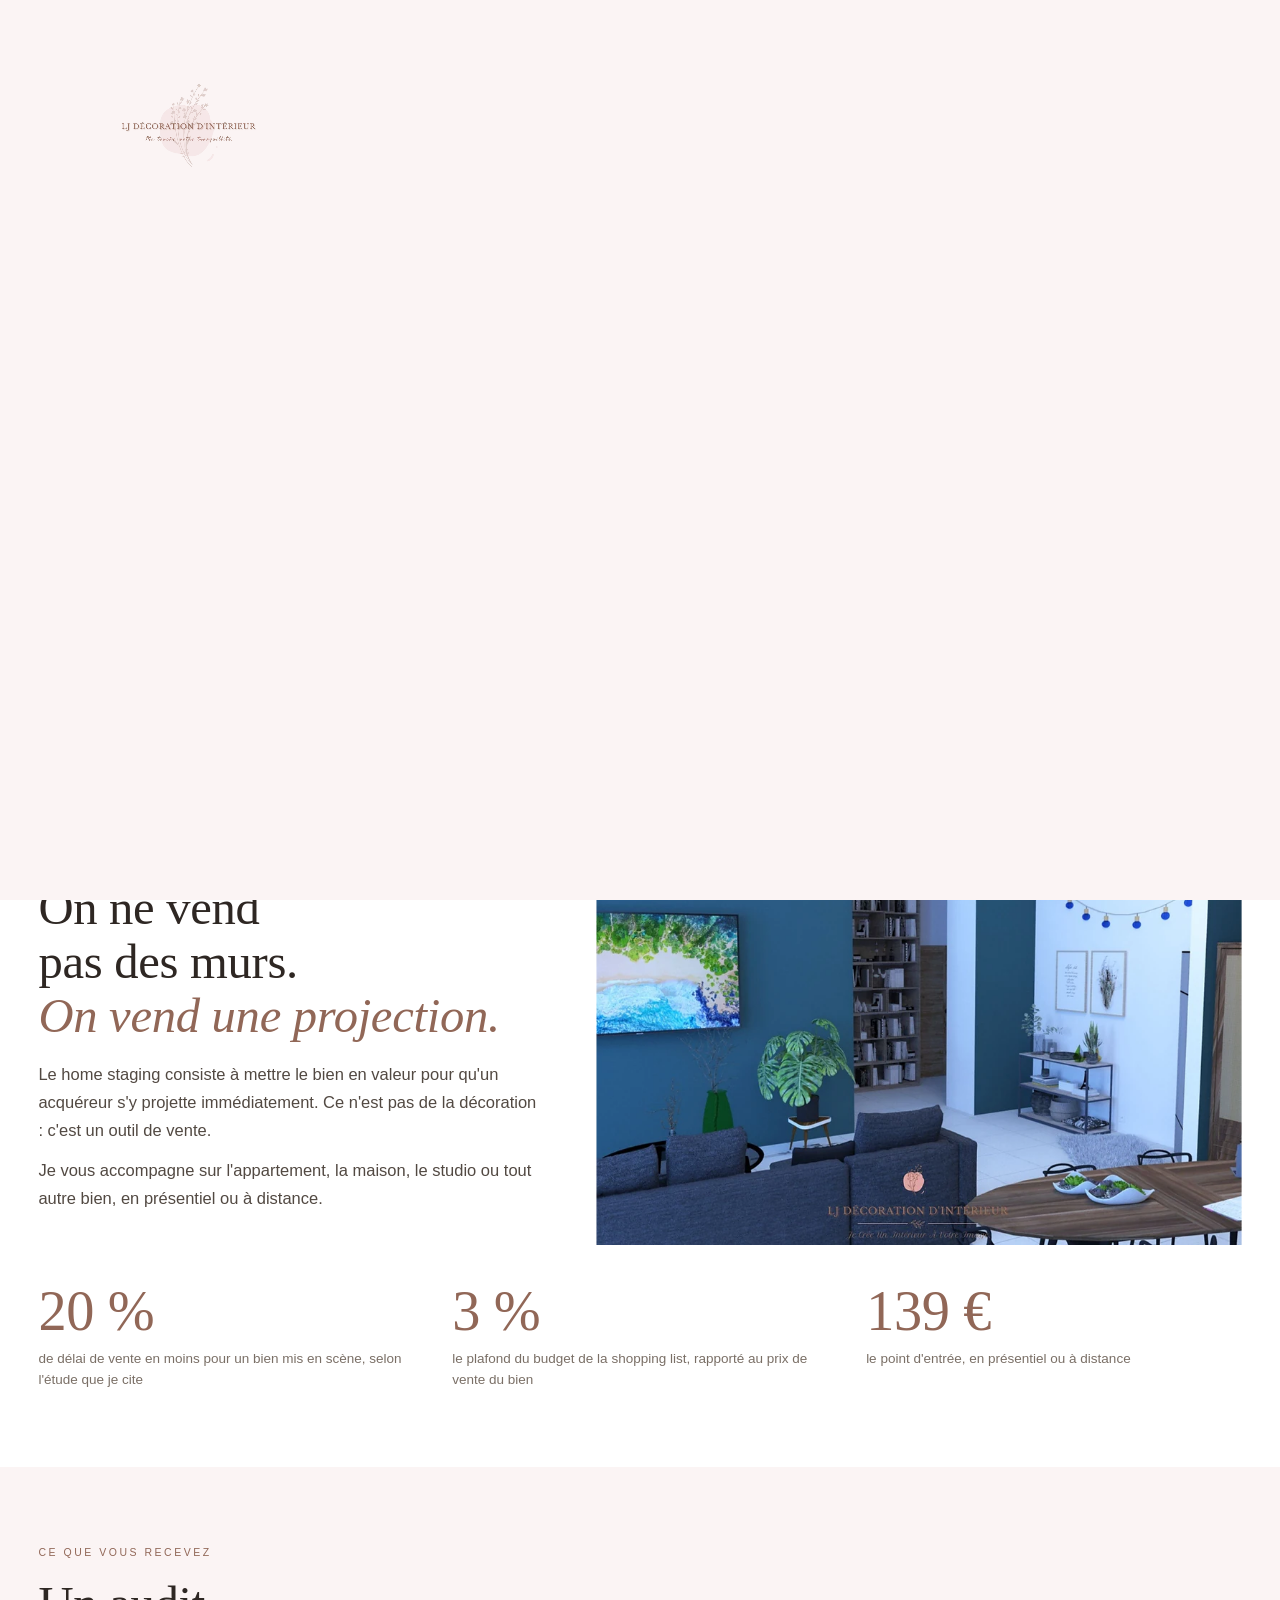
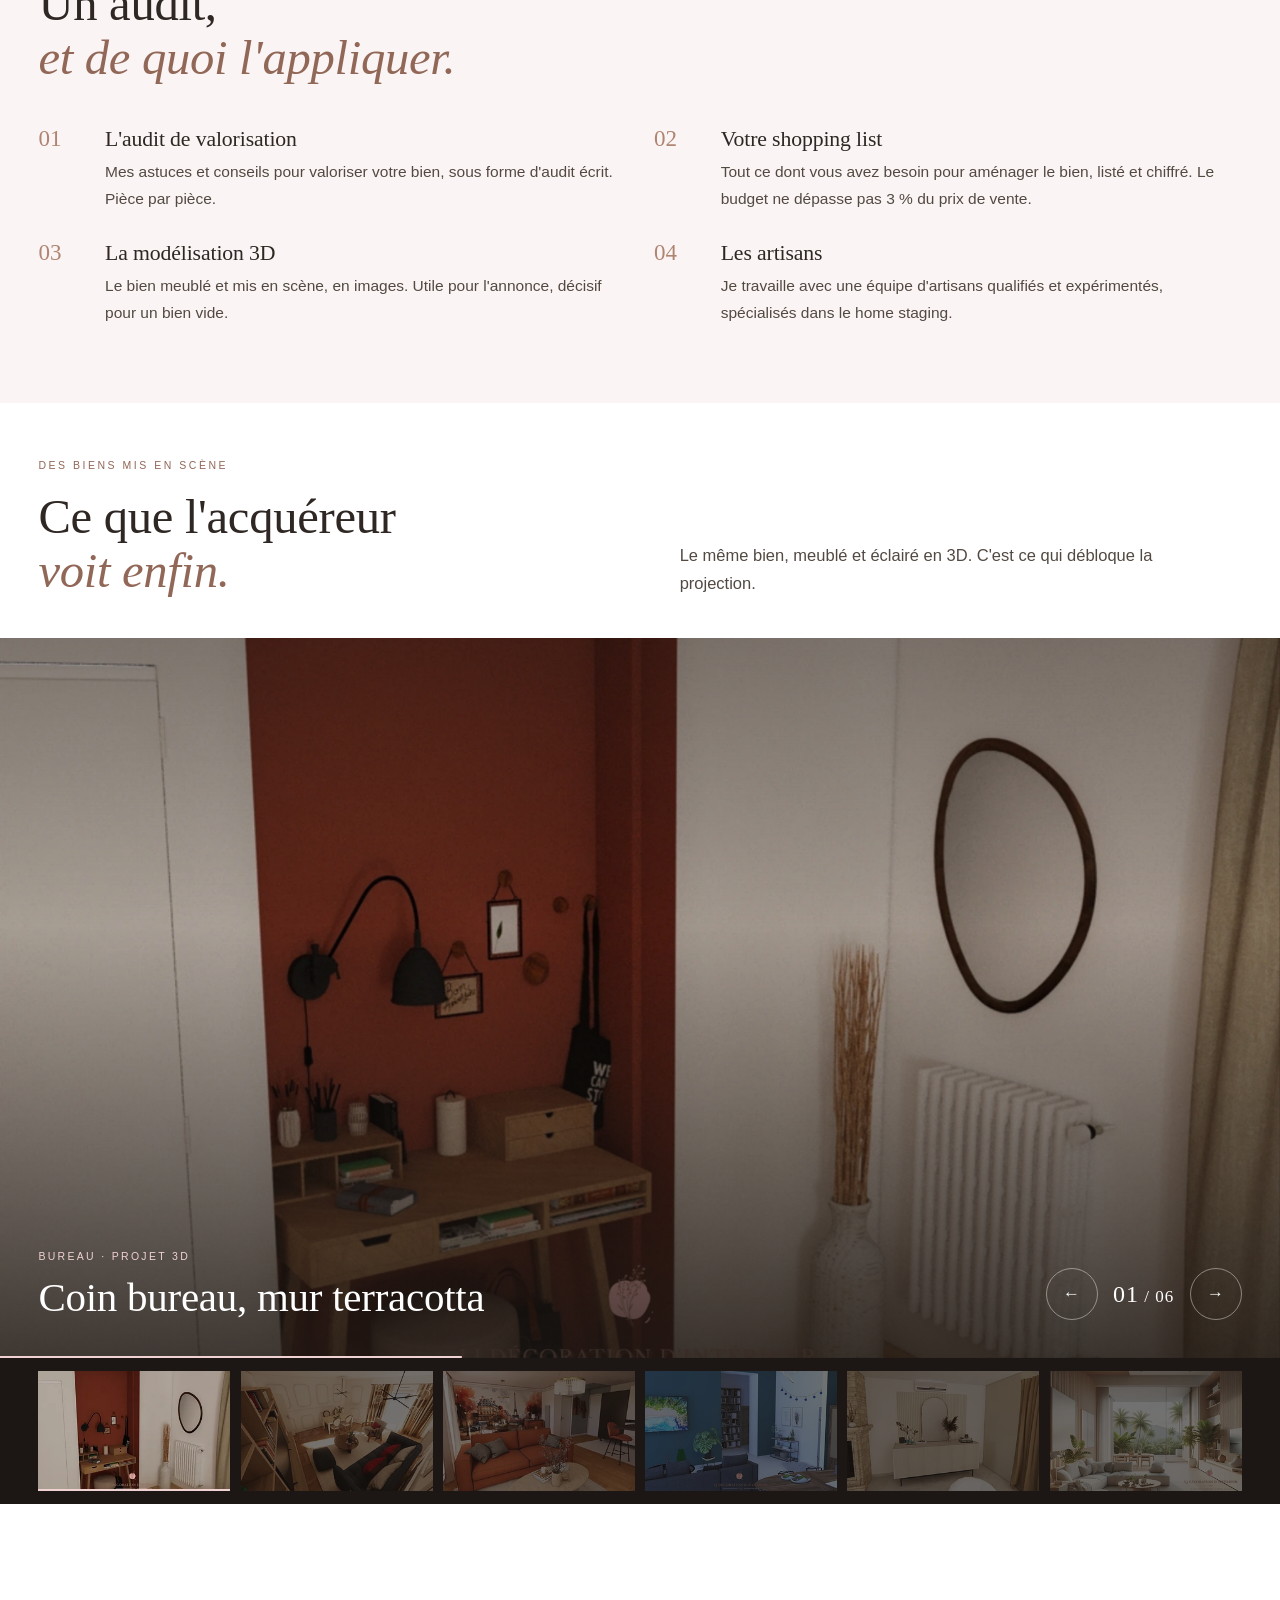
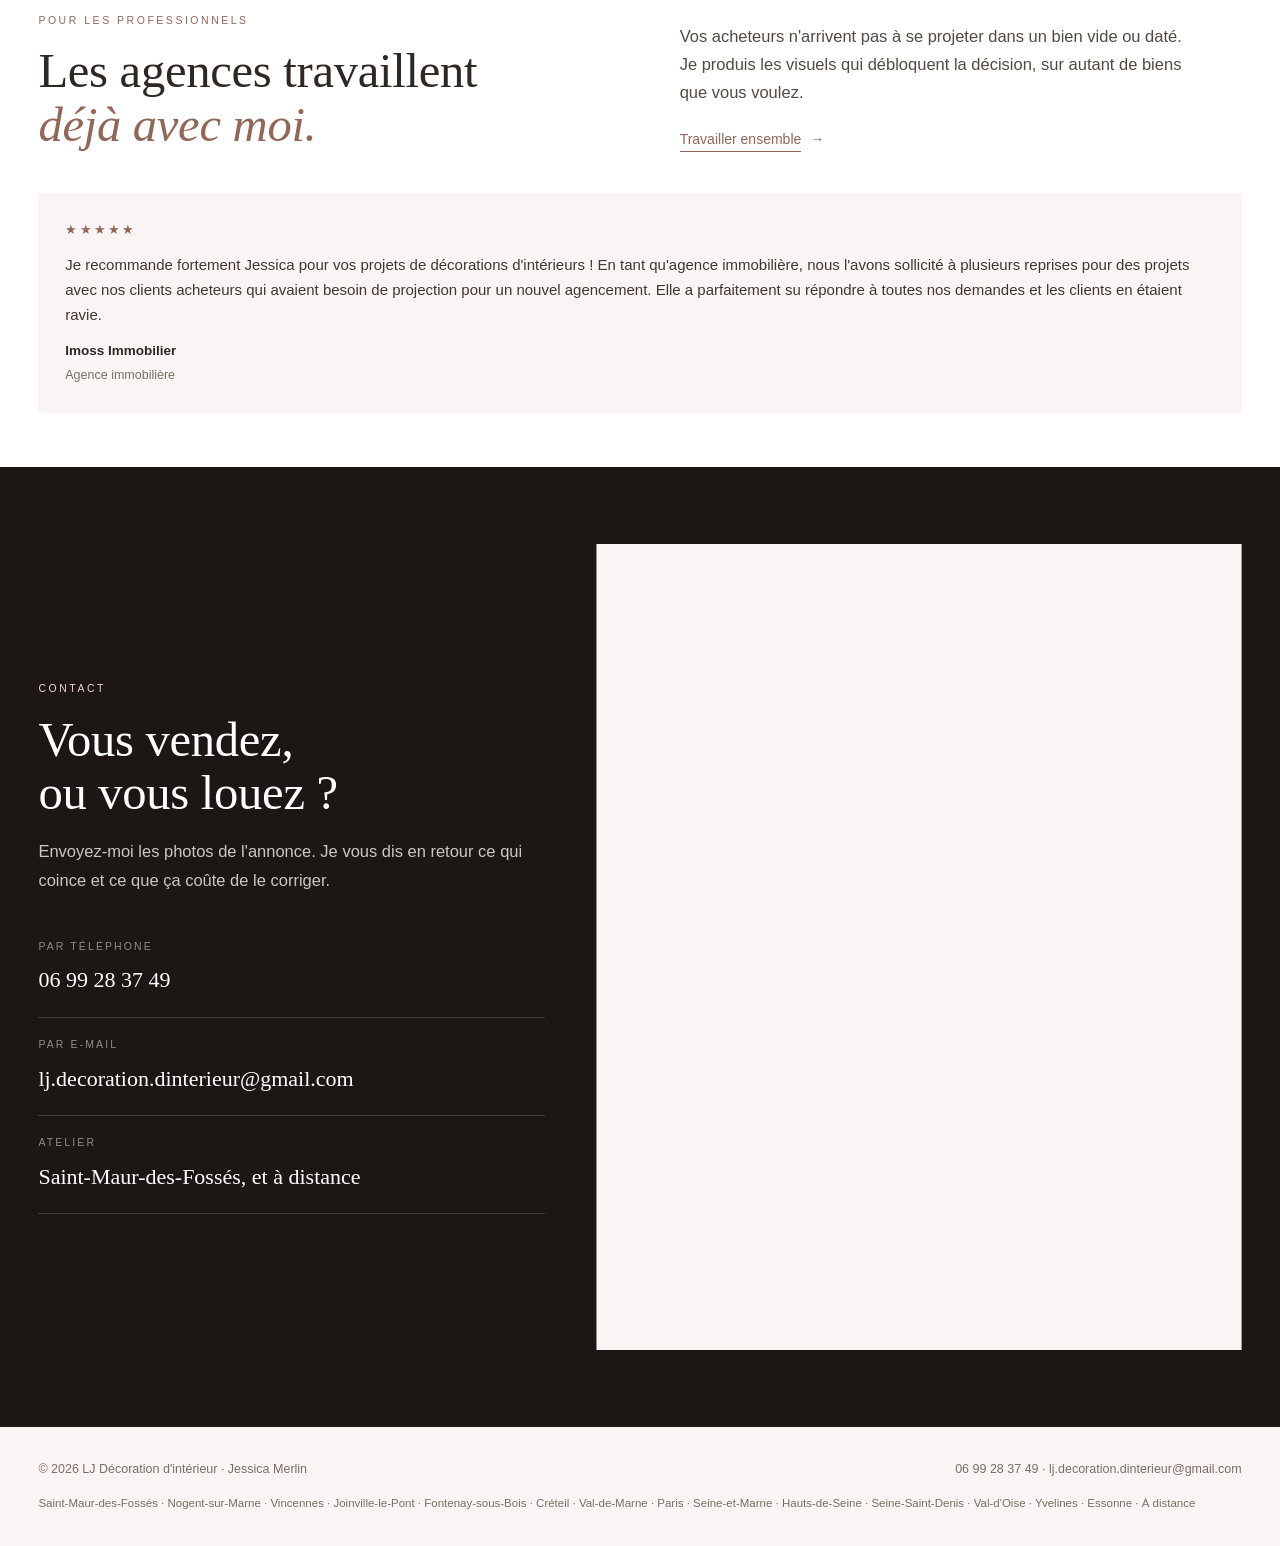
<file: home-staging.html>
<!DOCTYPE html>
<html lang="fr">
<head>
<meta charset="utf-8">
<meta name="viewport" content="width=device-width,initial-scale=1,viewport-fit=cover">
<title>Home staging · LJ Décoration d&#x27;intérieur</title>
<meta name="description" content="Valorisation de biens immobiliers pour particuliers et agences. Audit, shopping list, modélisation 3D. À partir de 139 €.">
<meta name="robots" content="noindex,nofollow">
<meta name="theme-color" content="#FBF4F4">
<meta property="og:title" content="Home staging · LJ Décoration d&#x27;intérieur">
<meta property="og:description" content="Valorisation de biens immobiliers pour particuliers et agences. Audit, shopping list, modélisation 3D. À partir de 139 €.">
<meta property="og:type" content="website">
<link rel="icon" href="assets/logo.webp">
<link rel="stylesheet" href="site.css">
<script type="application/ld+json">{"@context": "https://schema.org", "@type": "ProfessionalService", "name": "LJ Décoration d'intérieur", "founder": {"@type": "Person", "name": "Jessica Merlin"}, "telephone": "+33699283749", "email": "lj.decoration.dinterieur@gmail.com", "address": {"@type": "PostalAddress", "addressLocality": "Saint-Maur-des-Fossés", "postalCode": "94100", "addressCountry": "FR"}, "areaServed": ["Saint-Maur-des-Fossés", "Nogent-sur-Marne", "Vincennes", "Joinville-le-Pont", "Fontenay-sous-Bois", "Créteil", "Val-de-Marne", "Paris", "Seine-et-Marne", "Hauts-de-Seine", "Seine-Saint-Denis", "Val-d'Oise", "Yvelines", "Essonne"], "priceRange": "€€", "aggregateRating": {"@type": "AggregateRating", "ratingValue": "5", "reviewCount": 9}}</script>
</head>
<body>
<header class="bar">
  <a class="logo" href="index.html"><img src="assets/logo-t.webp" alt="LJ Décoration d&#x27;intérieur, Jessica Merlin" fetchpriority="high" decoding="async" width="420" height="262"></a>
  <nav class="menu"><a href="realisations.html">Réalisations</a><a href="decoration.html">Décoration d&#x27;intérieur</a><a href="home-staging.html" class="ici">Home staging</a><a href="coaching.html">Coaching déco</a><a href="contact.html">Contact</a>
    <button class="plus" aria-label="Toutes les pages"><i></i><i></i><i></i></button>
  </nav>
</header>
<div class="nappe"><ol><li><a href="index.html"><em>01</em>Accueil</a></li><li><a href="realisations.html"><em>02</em>Réalisations</a></li><li><a href="decoration.html"><em>03</em>Décoration d&#x27;intérieur</a></li><li><a href="home-staging.html"><em>04</em>Home staging</a></li><li><a href="coaching.html"><em>05</em>Coaching déco</a></li><li><a href="carte-cadeau.html"><em>06</em>Carte cadeau</a></li><li><a href="journal.html"><em>07</em>Le journal</a></li><li><a href="avis.html"><em>08</em>Elles racontent</a></li><li><a href="a-propos.html"><em>09</em>Jessica Merlin</a></li><li><a href="contact.html"><em>10</em>Contact</a></li>
  <li class="coord">
    <div>Par téléphone<b>06 99 28 37 49</b></div>
    <div>Par e-mail<b style="font-size:15px">lj.decoration.dinterieur@gmail.com</b></div>
    <div>Atelier<b style="font-size:15px">Saint-Maur-des-Fossés</b></div>
  </li></ol></div>
<div class="rideau" id="rideau">
  <img class="marque-gr" src="assets/logo-t.webp" alt="LJ Décoration d'intérieur"
       width="420" height="262" fetchpriority="high">
</div>
<div class="loupe" hidden>
  <span class="fond-clic"></span>
  <button class="fermer" type="button" aria-label="Fermer">&times;</button>
  <button class="lp prec" type="button" aria-label="Photo précédente">&larr;</button>
  <img alt="">
  <button class="lp suiv" type="button" aria-label="Photo suivante">&rarr;</button>
  <span class="lg"></span>
</div>
<main>

<section class="hero court">
  <div class="fond"><img src="assets/h-staging.webp" srcset="assets/h-staging-s.webp 1600w, assets/h-staging.webp 1920w" sizes="100vw" alt="Séjour, cuisine et coin repas, projet 3D de Jessica Merlin" fetchpriority="high" data-loupe decoding="async" width="1920" height="1080"></div>
  <div class="voileN"></div>
  <div class="dedans"><div class="w">
    <div class="eyebrow">Décoratrice et architecte d'intérieur · <span class="nb">Île-de-France</span></div>
    <div class="bas">
      <h1><span class="mot"><span>Un bien mis en scène</span></span><span class="mot"><span><em>se vend 20 % plus vite.</em></span></span></h1>
      <div><p class="sous">Pour les particuliers qui vendent ou louent leur bien, et pour les professionnels qui veulent valoriser ce qu'ils proposent.</p><div class="duo"><a class="b b1" href="contact.html">Faire estimer mon bien</a><a class="b b2" href="realisations.html">Voir mes projets</a></div></div>
    </div>
  </div></div>
</section>

<section><div class="w">
  <div class="duo2 large">
    <div>
      <div class="tag r">Le principe</div>
      <h2 class="r">On ne vend pas des murs.<br><em>On vend une projection.</em></h2>
      <p class="p r">Le home staging consiste à mettre le bien en valeur pour qu'un acquéreur s'y
      projette immédiatement. Ce n'est pas de la décoration : c'est un outil de vente.</p>
      <p class="p r">Je vous accompagne sur l'appartement, la maison, le studio ou tout autre bien,
      en présentiel ou à distance.</p>
    </div>
    <div class="r"><img class="voile" src="assets/bleu-2.webp" srcset="assets/bleu-2-s.webp 900w, assets/bleu-2.webp 1800w" sizes="(max-width:900px) 100vw, 660px" alt="Pièce à vivre valorisée" loading="lazy" data-loupe decoding="async" width="1800" height="1200"></div>
  </div>
  <div class="chiffres">
    <div class="r"><div class="chiffre">20 %</div><small>de délai de vente en moins pour un bien
      mis en scène, selon l'étude que je cite</small></div>
    <div class="r"><div class="chiffre">3 %</div><small>le plafond du budget de la shopping list,
      rapporté au prix de vente du bien</small></div>
    <div class="r"><div class="chiffre">139 €</div><small>le point d'entrée, en présentiel ou à
      distance</small></div>
  </div>
</div></section>

<section class="blush"><div class="w">
  <div class="entete">
    <div><div class="tag r">Ce que vous recevez</div>
      <h2 class="r">Un audit,<br><em>et de quoi l'appliquer.</em></h2></div>
    <div></div>
  </div>
  <div class="etapes">
    <div class="et r"><div><h3>L'audit de valorisation</h3>
      <p>Mes astuces et conseils pour valoriser votre bien, sous forme d'audit écrit. Pièce par
      pièce.</p></div></div>
    <div class="et r"><div><h3>Votre shopping list</h3>
      <p>Tout ce dont vous avez besoin pour aménager le bien, listé et chiffré. Le budget ne
      dépasse pas 3 % du prix de vente.</p></div></div>
    <div class="et r"><div><h3>La modélisation 3D</h3>
      <p>Le bien meublé et mis en scène, en images. Utile pour l'annonce, décisif pour un bien
      vide.</p></div></div>
    <div class="et r"><div><h3>Les artisans</h3>
      <p>Je travaille avec une équipe d'artisans qualifiés et expérimentés, spécialisés dans le
      home staging.</p></div></div>
  </div>
</div></section>

<section class="serre"><div class="w">
  <div class="entete">
    <div><div class="tag r">Des biens mis en scène</div>
      <h2 class="r">Ce que l'acquéreur<br><em>voit enfin.</em></h2></div>
    <div><p class="p r">Le même bien, meublé et éclairé en 3D. C'est ce qui débloque la
    projection.</p></div>
  </div>
</div>
<div class="carr" tabindex="0" aria-label="Ses réalisations">
  <div class="piste"><div class="vue" data-nom="Coin bureau, mur terracotta" data-meta="Bureau · Projet 3D"><img src="assets/g06.webp" srcset="assets/g06-s.webp 900w, assets/g06.webp 1800w" sizes="100vw" alt="Coin bureau, mur terracotta" loading="lazy" data-loupe decoding="async" width="1800" height="1200"></div><div class="vue" data-nom="Séjour et rangements ouverts" data-meta="Séjour · Projet 3D"><img src="assets/b09.webp" srcset="assets/b09-s.webp 960w, assets/b09.webp 1920w" sizes="100vw" alt="Séjour et rangements ouverts" loading="lazy" data-loupe decoding="async" width="1920" height="1080"></div><div class="vue" data-nom="Séjour orange et piano" data-meta="Séjour · Projet 3D"><img data-src="assets/b07.webp" data-srcset="assets/b07-s.webp 960w, assets/b07.webp 1920w" sizes="100vw" alt="Séjour orange et piano" data-loupe decoding="async" width="1920" height="1080"></div><div class="vue" data-nom="Séjour et rangements bleus" data-meta="Pièce à vivre · Projet 3D"><img data-src="assets/bleu-2.webp" data-srcset="assets/bleu-2-s.webp 900w, assets/bleu-2.webp 1800w" sizes="100vw" alt="Séjour et rangements bleus" data-loupe decoding="async" width="1800" height="1200"></div><div class="vue" data-nom="Séjour et mur de pierre" data-meta="Séjour · Projet 3D"><img data-src="assets/b02.webp" data-srcset="assets/b02-s.webp 960w, assets/b02.webp 1920w" sizes="100vw" alt="Séjour et mur de pierre" data-loupe decoding="async" width="1920" height="1080"></div><div class="vue" data-nom="Séjour et grande baie vitrée" data-meta="Séjour · Projet 3D"><img data-src="assets/g07.webp" data-srcset="assets/g07-s.webp 900w, assets/g07.webp 1800w" sizes="100vw" alt="Séjour et grande baie vitrée" data-loupe decoding="async" width="1800" height="1200"></div></div>
  <div class="info"><div class="dedans">
    <div class="titre"><span class="meta"></span><span class="d"></span></div>
    <div class="cmd">
      <button class="fl prec" type="button" aria-label="Précédent">←</button>
      <span class="compte"><b>01</b> / 06</span>
      <button class="fl suiv" type="button" aria-label="Suivant">→</button>
    </div>
  </div></div>
  <span class="jauge"></span>
</div>
<div class="vign"><button type="button" aria-label="Coin bureau, mur terracotta"><img src="assets/g06-t.webp" alt="" loading="lazy" decoding="async" width="340" height="227"></button><button type="button" aria-label="Séjour et rangements ouverts"><img src="assets/b09-t.webp" alt="" loading="lazy" decoding="async" width="340" height="227"></button><button type="button" aria-label="Séjour orange et piano"><img src="assets/b07-t.webp" alt="" loading="lazy" decoding="async" width="340" height="227"></button><button type="button" aria-label="Séjour et rangements bleus"><img src="assets/bleu-2-t.webp" alt="" loading="lazy" decoding="async" width="340" height="227"></button><button type="button" aria-label="Séjour et mur de pierre"><img src="assets/b02-t.webp" alt="" loading="lazy" decoding="async" width="340" height="227"></button><button type="button" aria-label="Séjour et grande baie vitrée"><img src="assets/g07-t.webp" alt="" loading="lazy" decoding="async" width="340" height="227"></button></div>
</section>

<section class="serre"><div class="w">
  <div class="entete">
    <div><div class="tag r">Pour les professionnels</div>
      <h2 class="r">Les agences travaillent<br><em>déjà avec moi.</em></h2></div>
    <div><p class="p r">Vos acheteurs n'arrivent pas à se projeter dans un bien vide ou daté. Je
    produis les visuels qui débloquent la décision, sur autant de biens que vous voulez.</p>
    <a class="lien r" href="contact.html"><u>Travailler ensemble</u> <span class="fl">→</span></a></div>
  </div>
  <div class="avis un">
    <article class="av r"><div class="etoiles">★★★★★</div><q>Je recommande fortement Jessica pour vos projets de décorations d&#x27;intérieurs ! En tant qu&#x27;agence immobilière, nous l&#x27;avons sollicité à plusieurs reprises pour des projets avec nos clients acheteurs qui avaient besoin de projection pour un nouvel agencement. Elle a parfaitement su répondre à toutes nos demandes et les clients en étaient ravie.</q>
      <div class="qui"><b>Imoss Immobilier</b><span>Agence immobilière</span></div></article>
  </div>
</div></section>

<section class="ct"><div class="w">
  <div class="duo2 large">
    <div>
      <div class="tag r">Contact</div>
      <h2 class="r">Vous vendez, ou vous louez ?</h2>
      <p class="p r">Envoyez-moi les photos de l'annonce. Je vous dis en retour ce qui coince et ce que ça coûte de le corriger.</p>
      <div class="r" style="margin-top:26px">
        <a class="ligne" href="tel:0699283749"><small>Par téléphone</small><strong>06 99 28 37 49</strong></a>
        <a class="ligne" href="mailto:lj.decoration.dinterieur@gmail.com"><small>Par e-mail</small><strong>lj.decoration.dinterieur@gmail.com</strong></a>
        <span class="ligne"><small>Atelier</small><strong>Saint-Maur-des-Fossés, et à distance</strong></span>
      </div>
    </div>
    <div class="r"><img class="voile" src="assets/moodboard-2.webp" srcset="assets/moodboard-2-s.webp 540w, assets/moodboard-2.webp 1080w" sizes="(max-width:900px) 100vw, 640px" alt="Planche d&#x27;ambiance de Jessica Merlin" loading="lazy" data-loupe decoding="async" width="1080" height="1350"></div>
  </div>
</div></section>

<footer><div class="w">
  <div>© 2026 LJ Décoration d'intérieur · Jessica Merlin</div>
  <div><a href="tel:0699283749">06 99 28 37 49</a> · <a href="mailto:lj.decoration.dinterieur@gmail.com">lj.decoration.dinterieur@gmail.com</a></div>
</div><div class="w"><div class="zones">Saint-Maur-des-Fossés · Nogent-sur-Marne · Vincennes · Joinville-le-Pont · Fontenay-sous-Bois · Créteil · Val-de-Marne · Paris · Seine-et-Marne · Hauts-de-Seine · Seine-Saint-Denis · Val-d&#x27;Oise · Yvelines · Essonne · À distance</div></div></footer>
</main>
<script src="vendor/lenis.min.js" defer></script>
<script src="vendor/gsap.min.js" defer></script>
<script src="vendor/ScrollTrigger.min.js" defer></script>
<script src="site.js" defer></script>
</body>
</html>
</file>
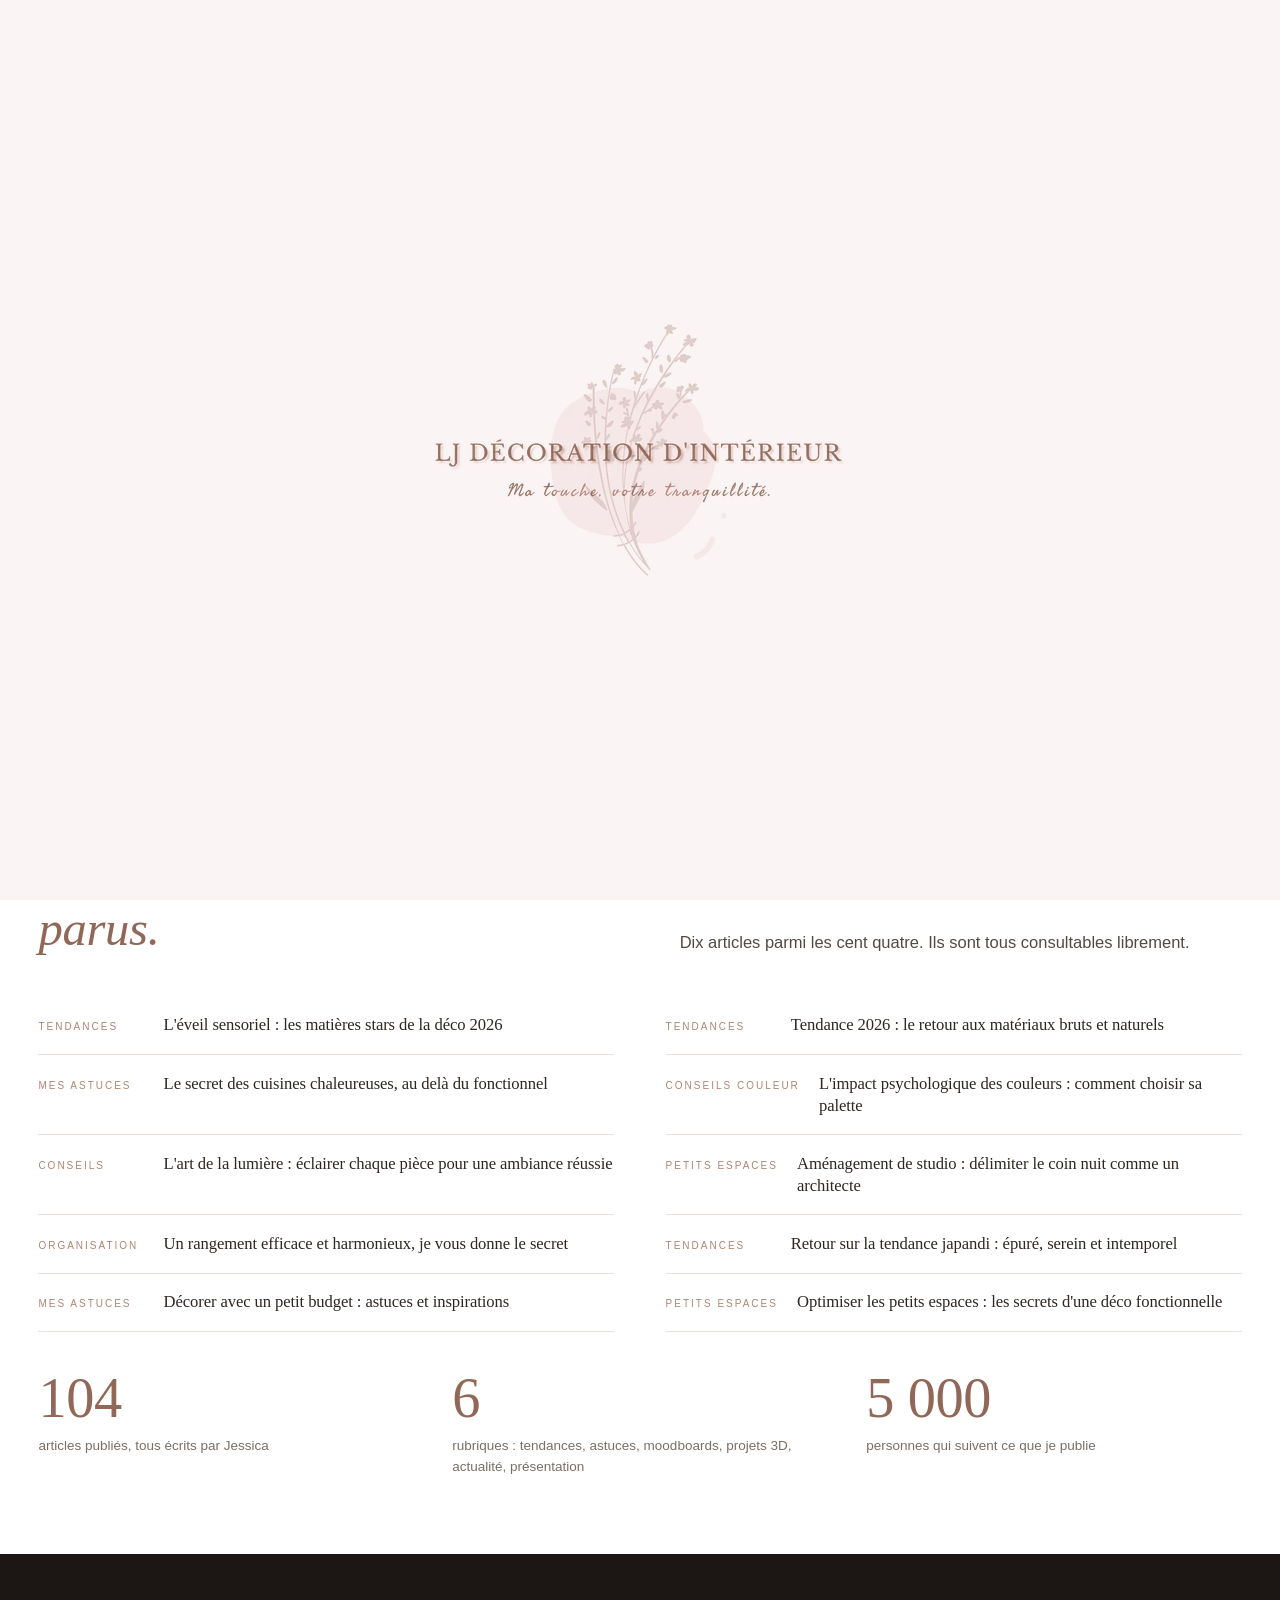
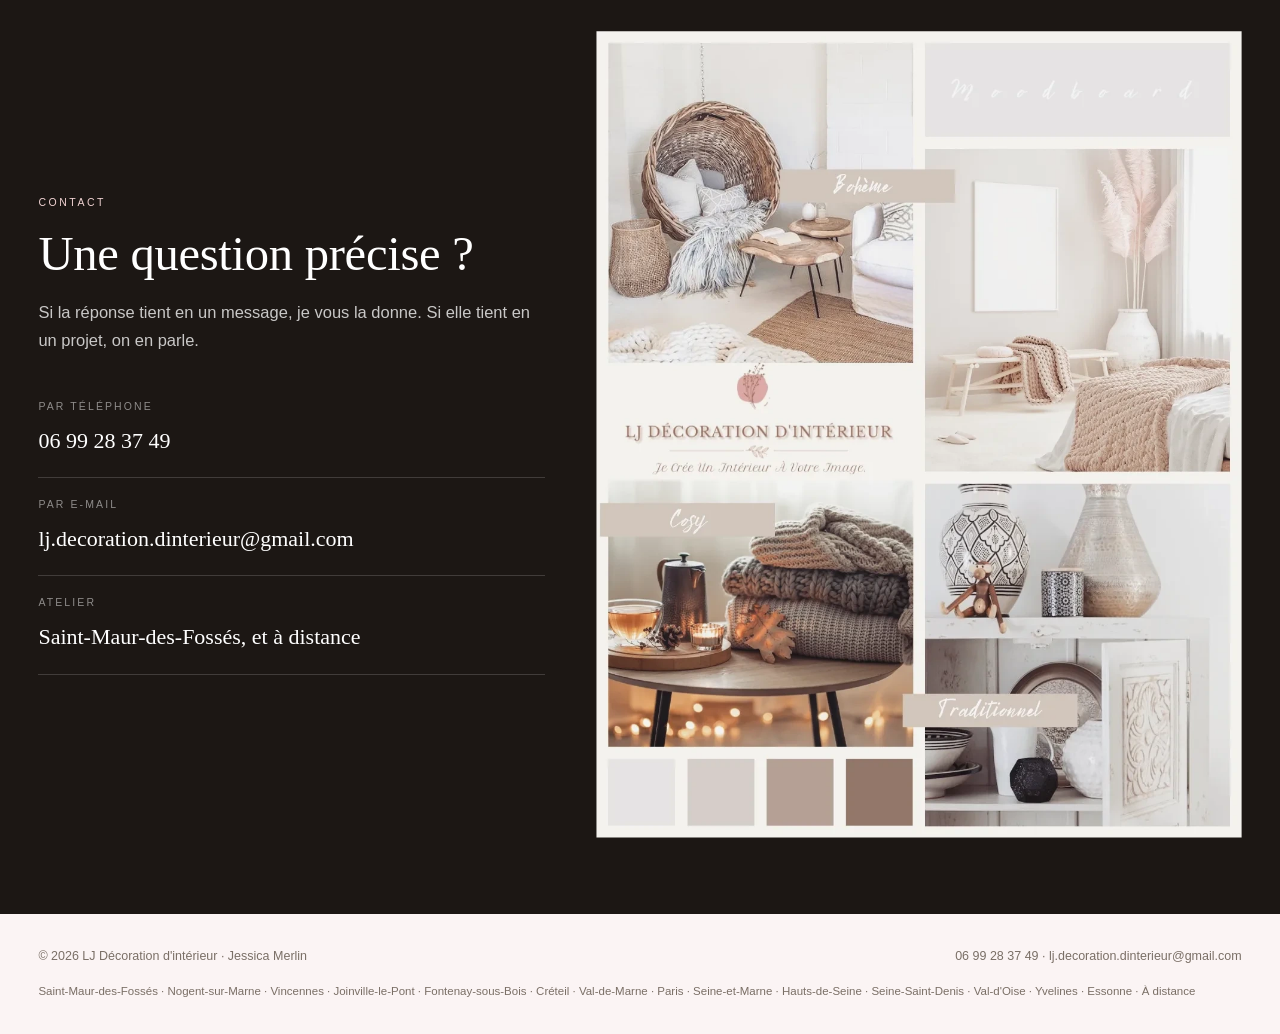
<file: journal.html>
<!DOCTYPE html>
<html lang="fr">
<head>
<meta charset="utf-8">
<meta name="viewport" content="width=device-width,initial-scale=1,viewport-fit=cover">
<title>Le journal · LJ Décoration d&#x27;intérieur</title>
<meta name="description" content="104 articles sur la décoration d&#x27;intérieur écrits par Jessica Merlin : tendances, astuces, guides.">
<meta name="robots" content="noindex,nofollow">
<meta name="theme-color" content="#FBF4F4">
<meta property="og:title" content="Le journal · LJ Décoration d&#x27;intérieur">
<meta property="og:description" content="104 articles sur la décoration d&#x27;intérieur écrits par Jessica Merlin : tendances, astuces, guides.">
<meta property="og:type" content="website">
<link rel="icon" href="assets/logo.webp">
<link rel="stylesheet" href="site.css">
<script type="application/ld+json">{"@context": "https://schema.org", "@type": "ProfessionalService", "name": "LJ Décoration d'intérieur", "founder": {"@type": "Person", "name": "Jessica Merlin"}, "telephone": "+33699283749", "email": "lj.decoration.dinterieur@gmail.com", "address": {"@type": "PostalAddress", "addressLocality": "Saint-Maur-des-Fossés", "postalCode": "94100", "addressCountry": "FR"}, "areaServed": ["Saint-Maur-des-Fossés", "Nogent-sur-Marne", "Vincennes", "Joinville-le-Pont", "Fontenay-sous-Bois", "Créteil", "Val-de-Marne", "Paris", "Seine-et-Marne", "Hauts-de-Seine", "Seine-Saint-Denis", "Val-d'Oise", "Yvelines", "Essonne"], "priceRange": "€€", "aggregateRating": {"@type": "AggregateRating", "ratingValue": "5", "reviewCount": 9}}</script>
</head>
<body>
<header class="bar">
  <a class="logo" href="index.html"><img src="assets/logo-t.webp" alt="LJ Décoration d&#x27;intérieur, Jessica Merlin" fetchpriority="high" decoding="async" width="420" height="262"></a>
  <nav class="menu"><a href="realisations.html">Réalisations</a><a href="decoration.html">Décoration d&#x27;intérieur</a><a href="home-staging.html">Home staging</a><a href="coaching.html">Coaching déco</a><a href="contact.html">Contact</a>
    <button class="plus" aria-label="Toutes les pages"><i></i><i></i><i></i></button>
  </nav>
</header>
<div class="nappe"><ol><li><a href="index.html"><em>01</em>Accueil</a></li><li><a href="realisations.html"><em>02</em>Réalisations</a></li><li><a href="decoration.html"><em>03</em>Décoration d&#x27;intérieur</a></li><li><a href="home-staging.html"><em>04</em>Home staging</a></li><li><a href="coaching.html"><em>05</em>Coaching déco</a></li><li><a href="carte-cadeau.html"><em>06</em>Carte cadeau</a></li><li><a href="journal.html"><em>07</em>Le journal</a></li><li><a href="avis.html"><em>08</em>Elles racontent</a></li><li><a href="a-propos.html"><em>09</em>Jessica Merlin</a></li><li><a href="contact.html"><em>10</em>Contact</a></li>
  <li class="coord">
    <div>Par téléphone<b>06 99 28 37 49</b></div>
    <div>Par e-mail<b style="font-size:15px">lj.decoration.dinterieur@gmail.com</b></div>
    <div>Atelier<b style="font-size:15px">Saint-Maur-des-Fossés</b></div>
  </li></ol></div>
<div class="rideau" id="rideau">
  <img class="marque-gr" src="assets/logo-t.webp" alt="LJ Décoration d'intérieur"
       width="420" height="262" fetchpriority="high">
</div>
<div class="loupe" hidden>
  <span class="fond-clic"></span>
  <button class="fermer" type="button" aria-label="Fermer">&times;</button>
  <button class="lp prec" type="button" aria-label="Photo précédente">&larr;</button>
  <img alt="">
  <button class="lp suiv" type="button" aria-label="Photo suivante">&rarr;</button>
  <span class="lg"></span>
</div>
<main>

<section class="hero court">
  <div class="fond"><img src="assets/h-journal.webp" srcset="assets/h-journal-s.webp 1600w, assets/h-journal.webp 3200w" sizes="100vw" alt="Salle à manger et fauteuils verts, projet 3D de Jessica Merlin" fetchpriority="high" data-loupe decoding="async" width="3200" height="1800"></div>
  <div class="voileN"></div>
  <div class="dedans"><div class="w">
    <div class="eyebrow">Décoratrice et architecte d'intérieur · <span class="nb">Île-de-France</span></div>
    <div class="bas">
      <h1><span class="mot"><span>Cent quatre articles,</span></span><span class="mot"><span><em>écrits par moi.</em></span></span></h1>
      <div><p class="sous">Tendances, astuces, erreurs à éviter, guides complets. J'écris depuis 2023 sur la décoration d'intérieur, et je continue.</p><div class="duo"><a class="b b2" href="contact.html">Me poser une question</a></div></div>
    </div>
  </div></div>
</section>

<section><div class="w">
  <div class="entete">
    <div><div class="tag r">Une sélection</div>
      <h2 class="r">Les derniers<br><em>parus.</em></h2></div>
    <div><p class="p r">Dix articles parmi les cent quatre. Ils sont tous consultables
    librement.</p></div>
  </div>
  <div class="arts"><div class="art r"><span class="rub">Tendances</span><h3>L&#x27;éveil sensoriel : les matières stars de la déco 2026</h3></div><div class="art r"><span class="rub">Tendances</span><h3>Tendance 2026 : le retour aux matériaux bruts et naturels</h3></div><div class="art r"><span class="rub">Mes astuces</span><h3>Le secret des cuisines chaleureuses, au delà du fonctionnel</h3></div><div class="art r"><span class="rub">Conseils couleur</span><h3>L&#x27;impact psychologique des couleurs : comment choisir sa palette</h3></div><div class="art r"><span class="rub">Conseils</span><h3>L&#x27;art de la lumière : éclairer chaque pièce pour une ambiance réussie</h3></div><div class="art r"><span class="rub">Petits espaces</span><h3>Aménagement de studio : délimiter le coin nuit comme un architecte</h3></div><div class="art r"><span class="rub">Organisation</span><h3>Un rangement efficace et harmonieux, je vous donne le secret</h3></div><div class="art r"><span class="rub">Tendances</span><h3>Retour sur la tendance japandi : épuré, serein et intemporel</h3></div><div class="art r"><span class="rub">Mes astuces</span><h3>Décorer avec un petit budget : astuces et inspirations</h3></div><div class="art r"><span class="rub">Petits espaces</span><h3>Optimiser les petits espaces : les secrets d&#x27;une déco fonctionnelle</h3></div></div>
  <div class="chiffres">
    <div class="r"><div class="chiffre">104</div><small>articles publiés, tous écrits par
      Jessica</small></div>
    <div class="r"><div class="chiffre">6</div><small>rubriques : tendances, astuces, moodboards,
      projets 3D, actualité, présentation</small></div>
    <div class="r"><div class="chiffre">5 000</div><small>personnes qui suivent ce que je
      publie</small></div>
  </div>
</div></section>

<section class="ct"><div class="w">
  <div class="duo2 large">
    <div>
      <div class="tag r">Contact</div>
      <h2 class="r">Une question précise ?</h2>
      <p class="p r">Si la réponse tient en un message, je vous la donne. Si elle tient en un projet, on en parle.</p>
      <div class="r" style="margin-top:26px">
        <a class="ligne" href="tel:0699283749"><small>Par téléphone</small><strong>06 99 28 37 49</strong></a>
        <a class="ligne" href="mailto:lj.decoration.dinterieur@gmail.com"><small>Par e-mail</small><strong>lj.decoration.dinterieur@gmail.com</strong></a>
        <span class="ligne"><small>Atelier</small><strong>Saint-Maur-des-Fossés, et à distance</strong></span>
      </div>
    </div>
    <div class="r"><img class="voile" src="assets/moodboard-2.webp" srcset="assets/moodboard-2-s.webp 540w, assets/moodboard-2.webp 1080w" sizes="(max-width:900px) 100vw, 640px" alt="Planche d&#x27;ambiance de Jessica Merlin" loading="lazy" data-loupe decoding="async" width="1080" height="1350"></div>
  </div>
</div></section>

<footer><div class="w">
  <div>© 2026 LJ Décoration d'intérieur · Jessica Merlin</div>
  <div><a href="tel:0699283749">06 99 28 37 49</a> · <a href="mailto:lj.decoration.dinterieur@gmail.com">lj.decoration.dinterieur@gmail.com</a></div>
</div><div class="w"><div class="zones">Saint-Maur-des-Fossés · Nogent-sur-Marne · Vincennes · Joinville-le-Pont · Fontenay-sous-Bois · Créteil · Val-de-Marne · Paris · Seine-et-Marne · Hauts-de-Seine · Seine-Saint-Denis · Val-d&#x27;Oise · Yvelines · Essonne · À distance</div></div></footer>
</main>
<script src="vendor/lenis.min.js" defer></script>
<script src="vendor/gsap.min.js" defer></script>
<script src="vendor/ScrollTrigger.min.js" defer></script>
<script src="site.js" defer></script>
</body>
</html>
</file>
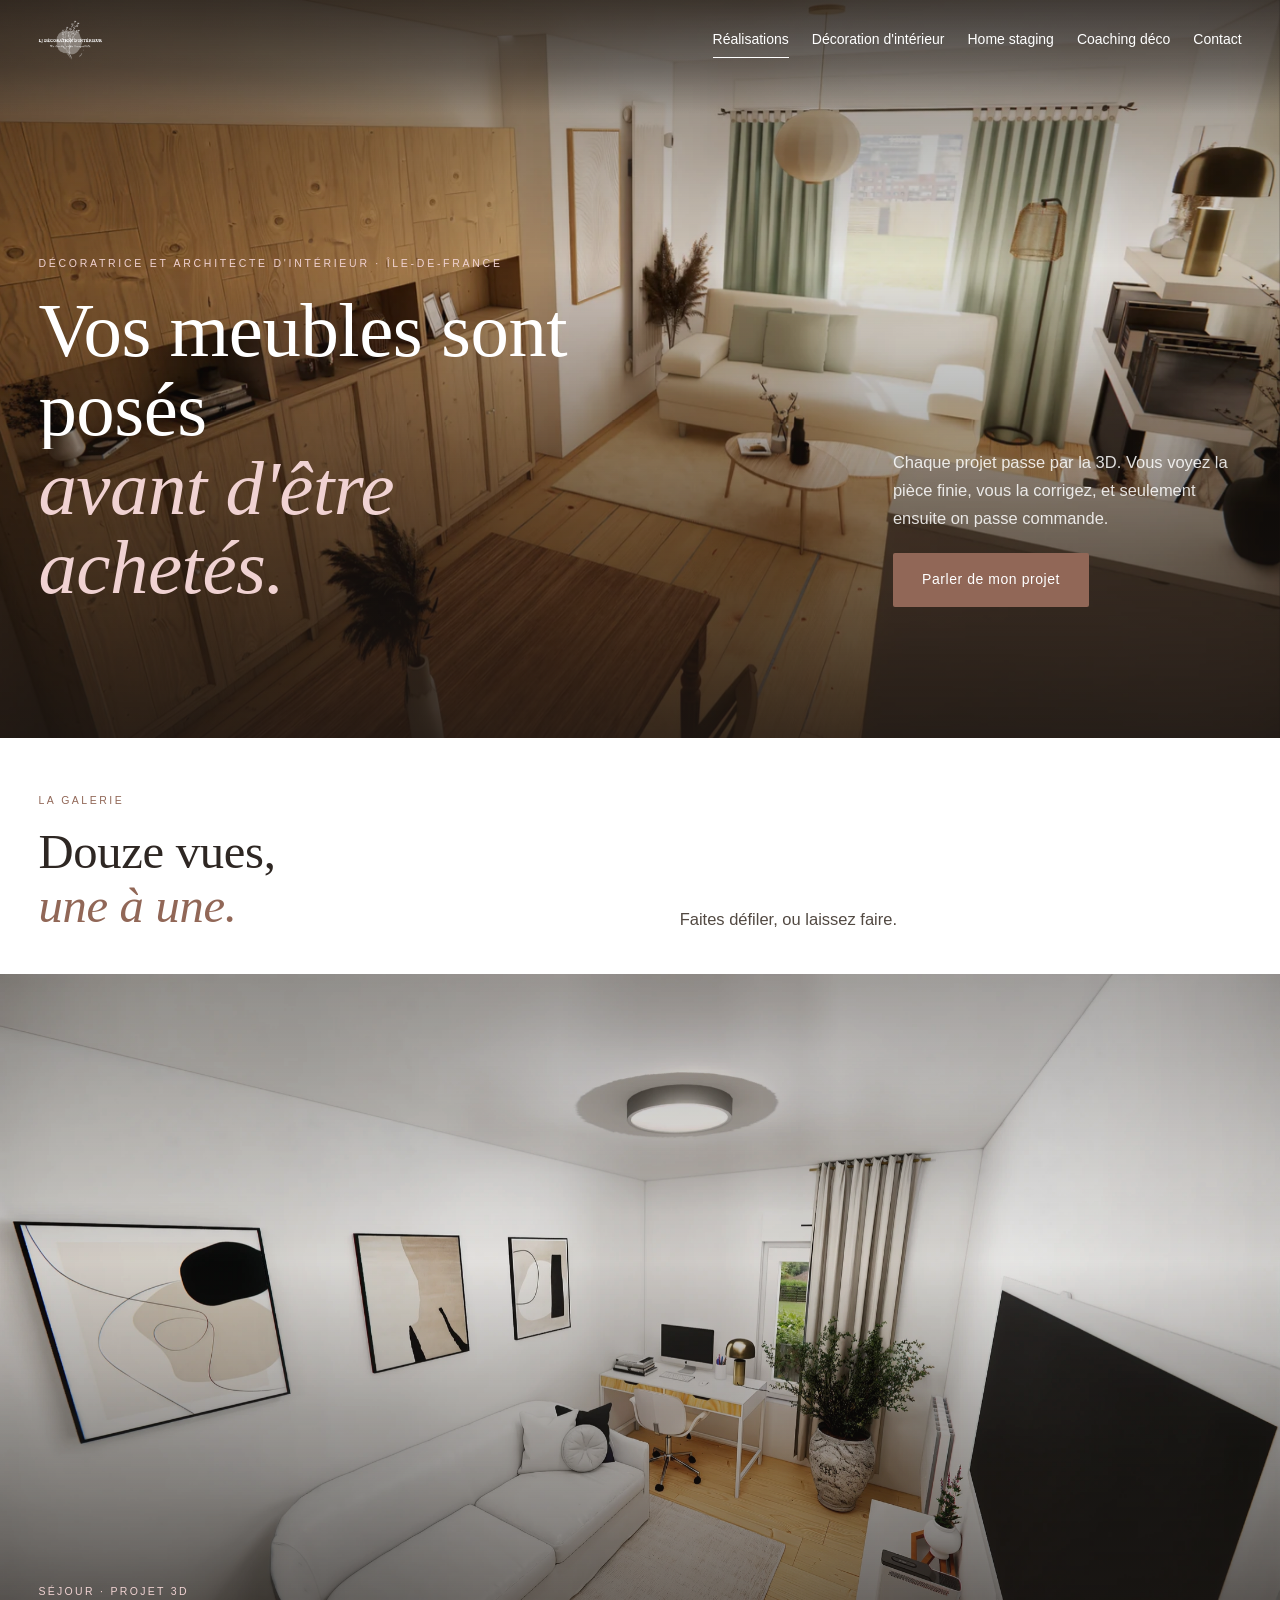
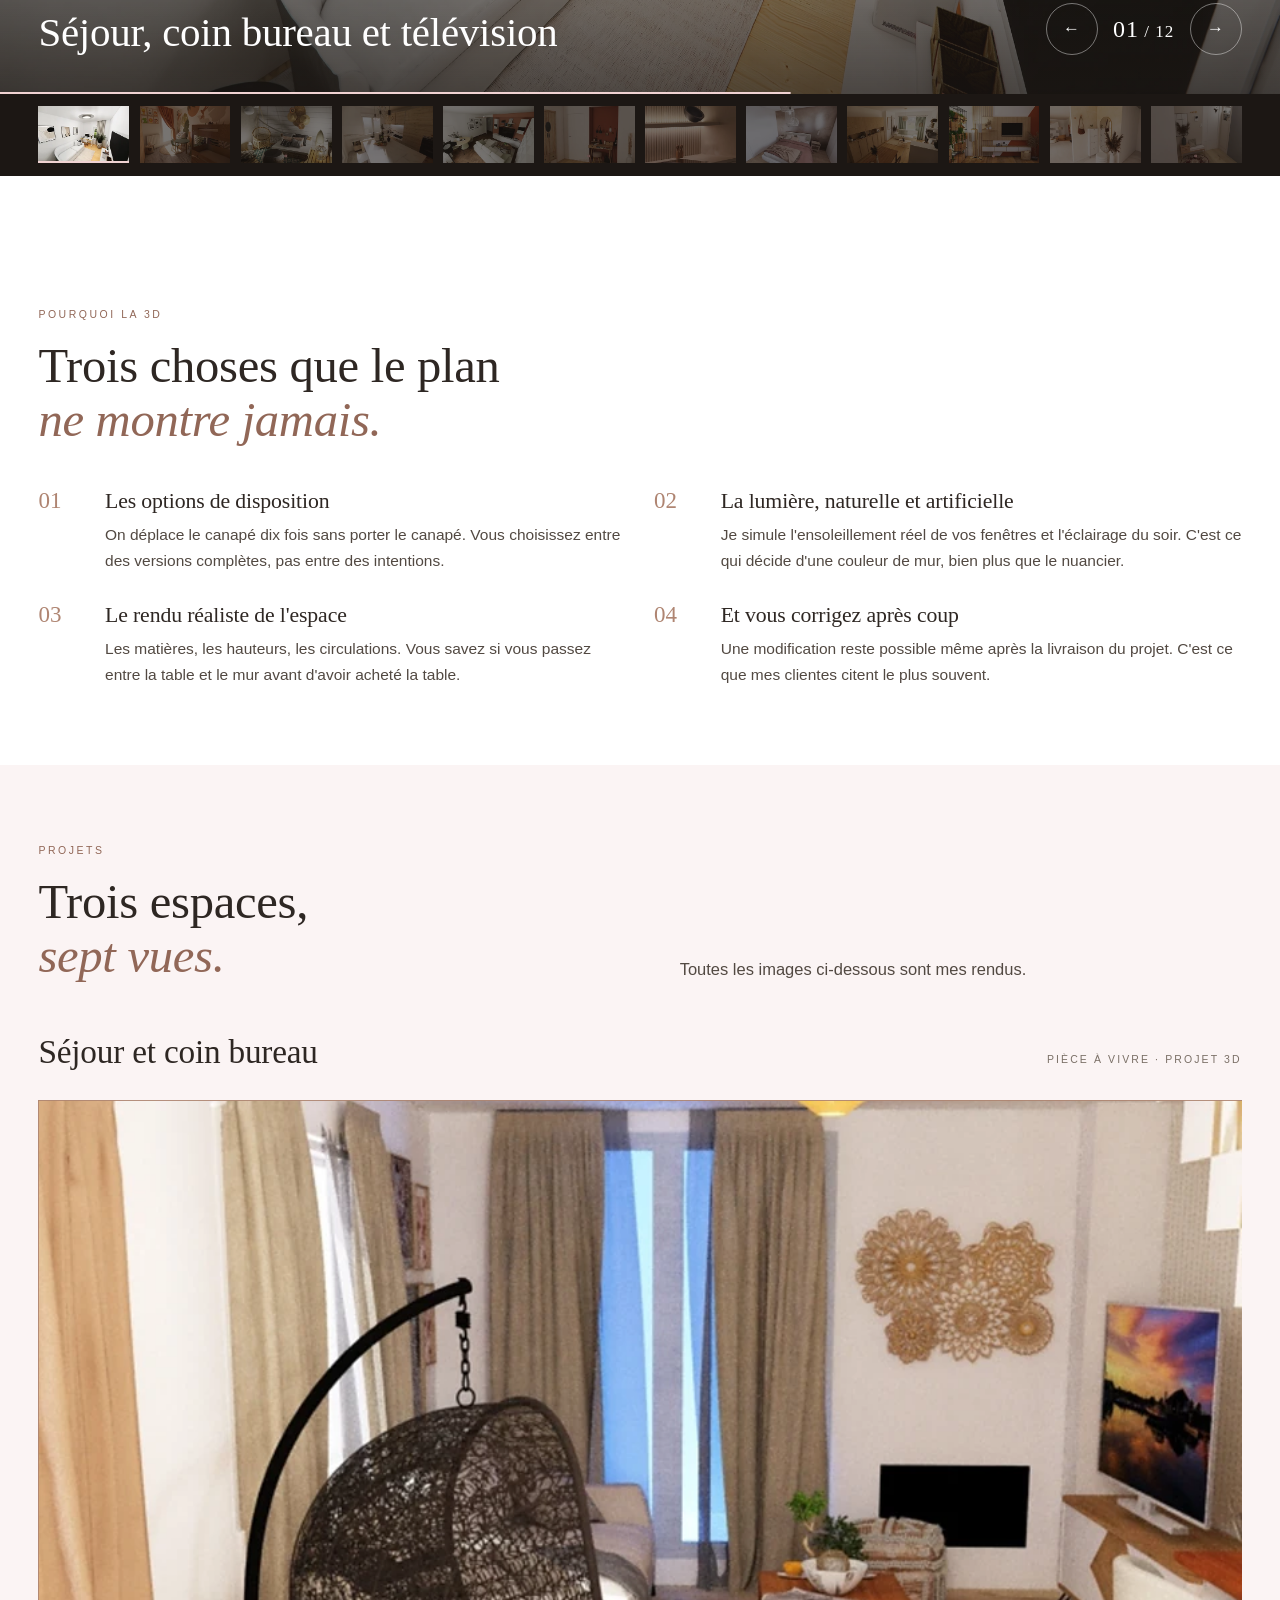
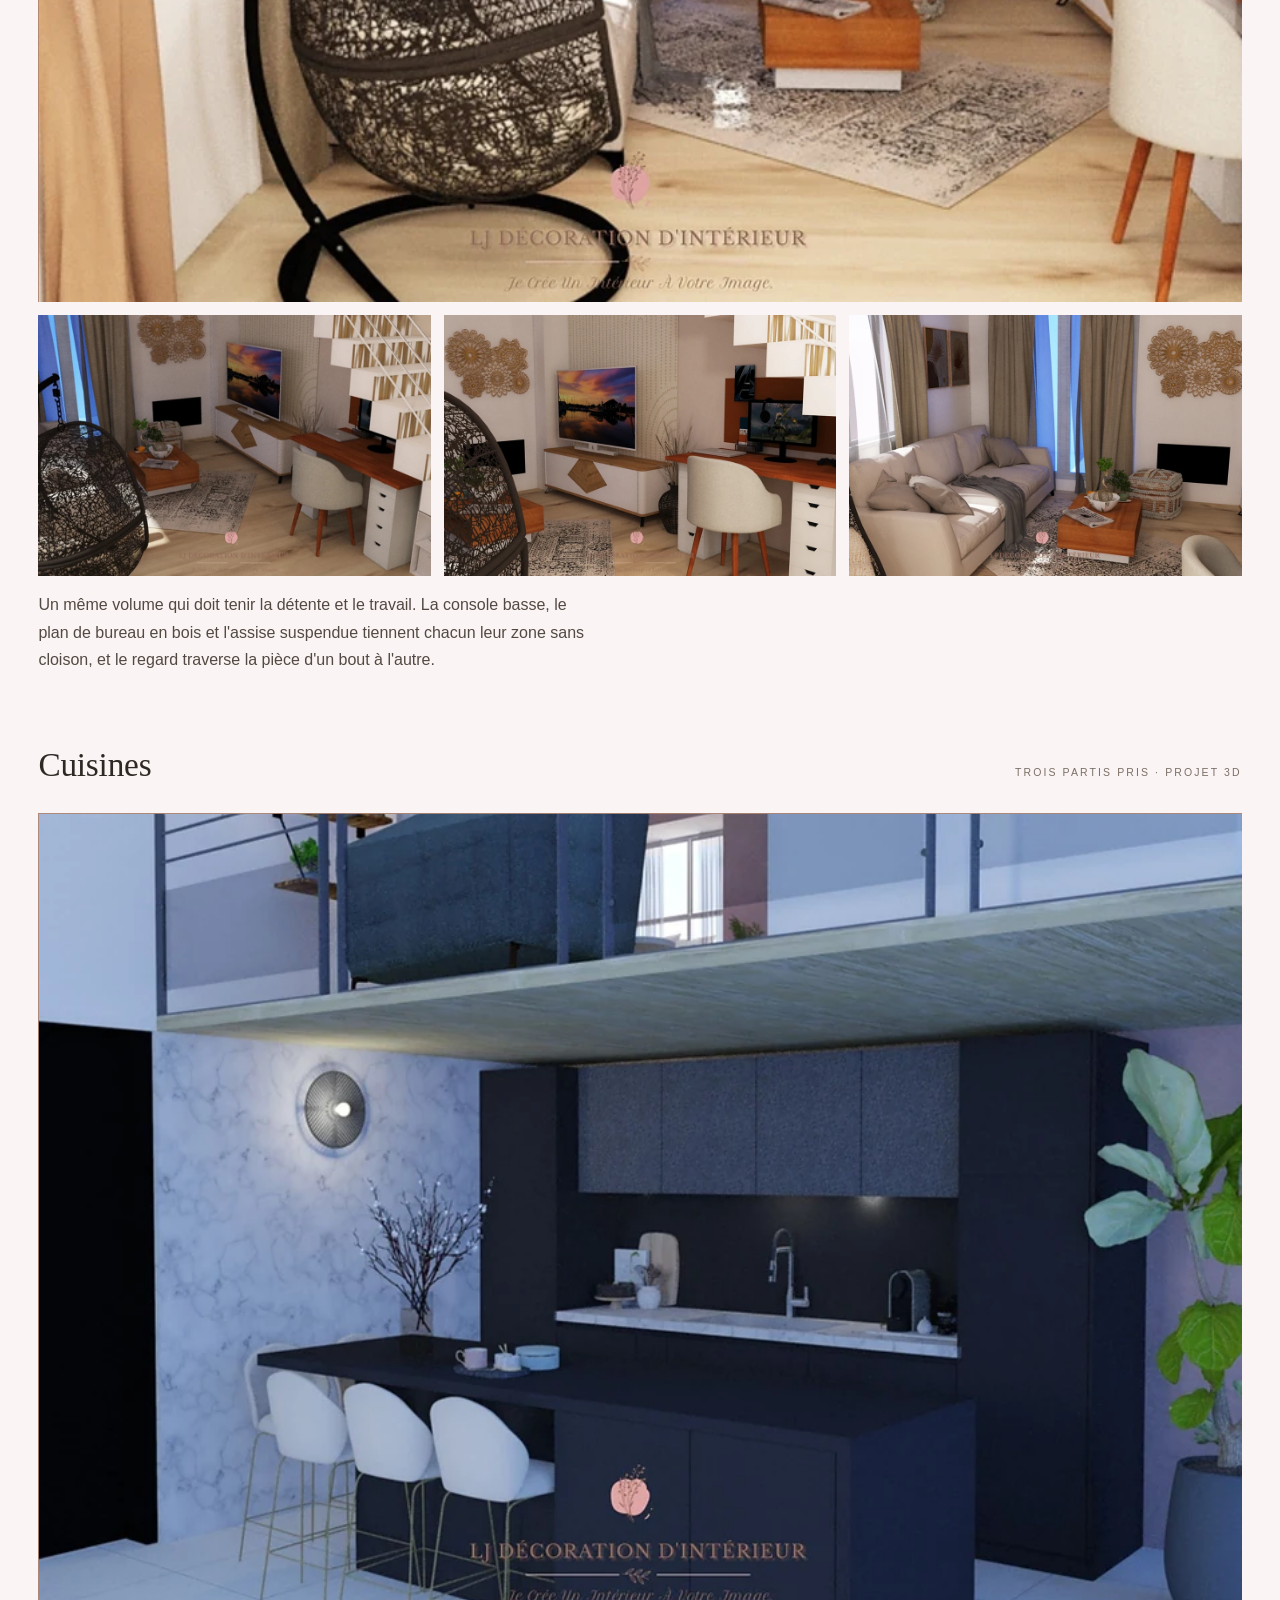
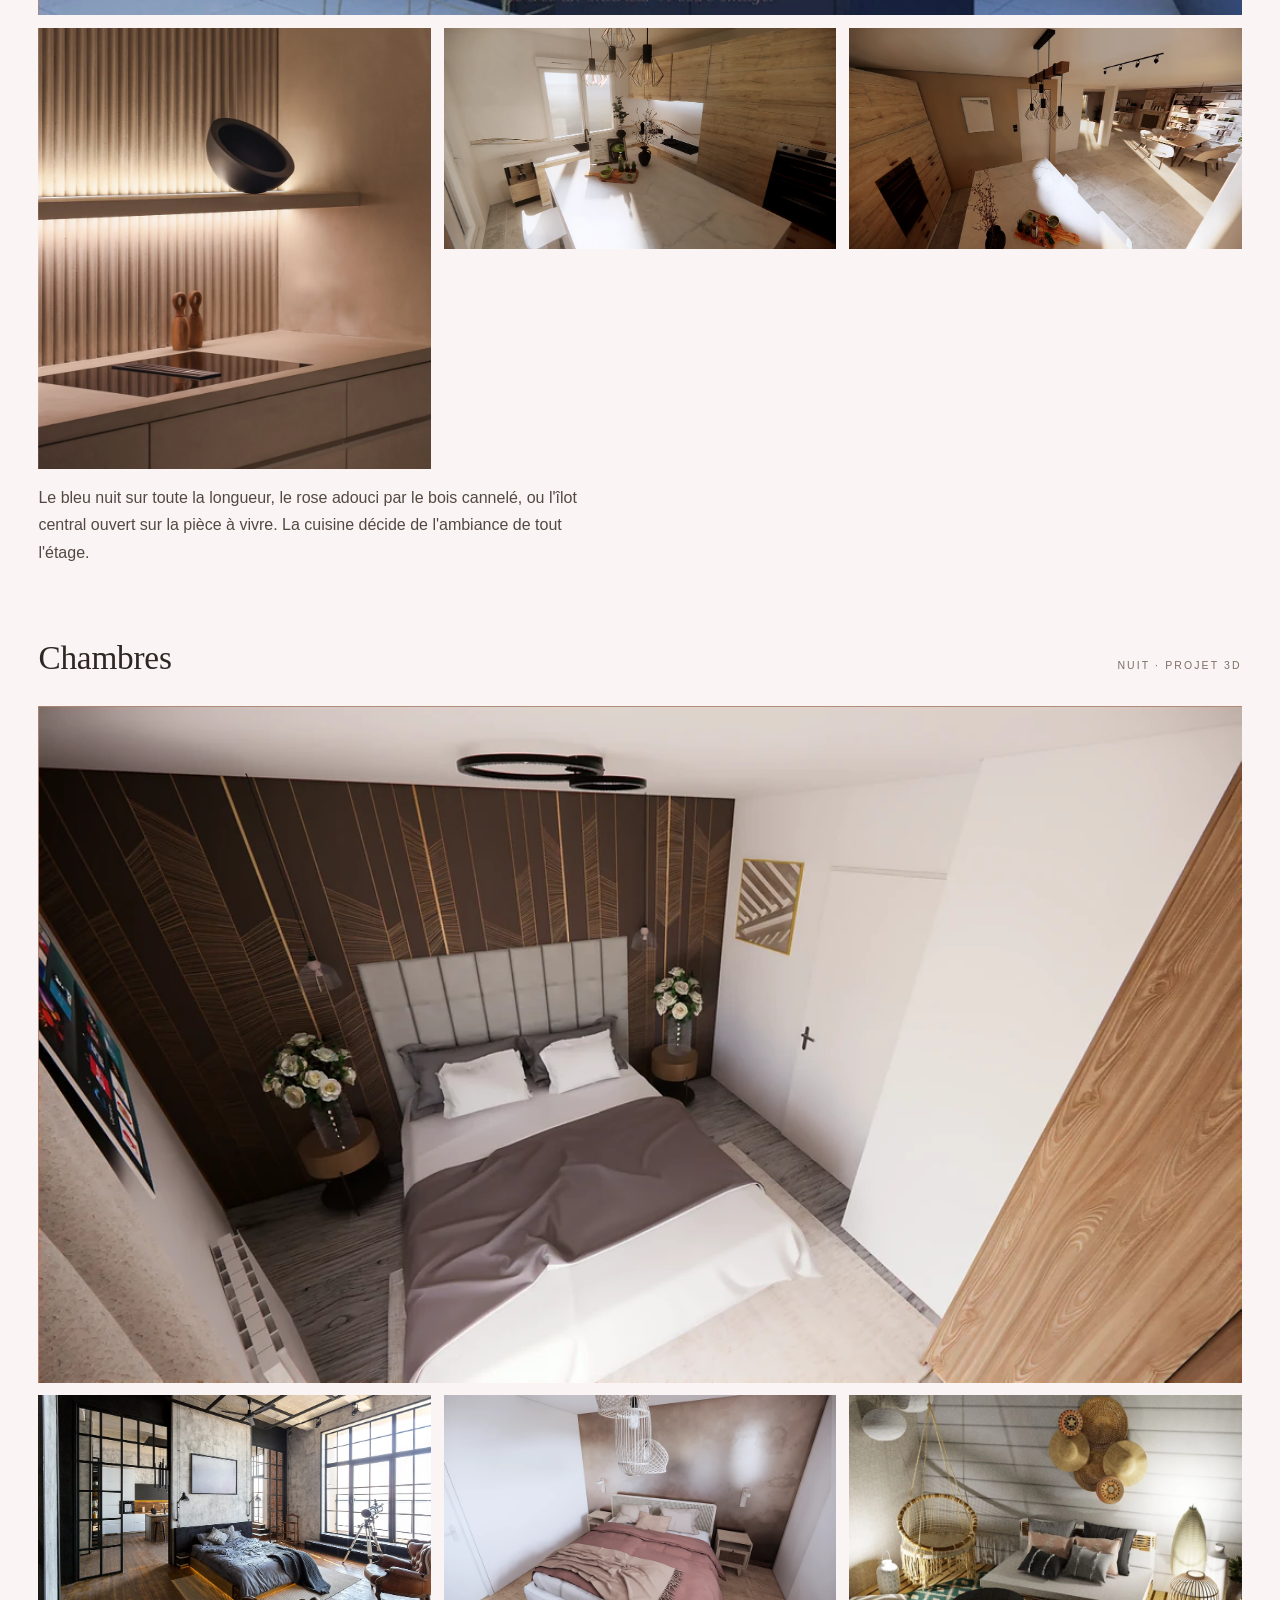
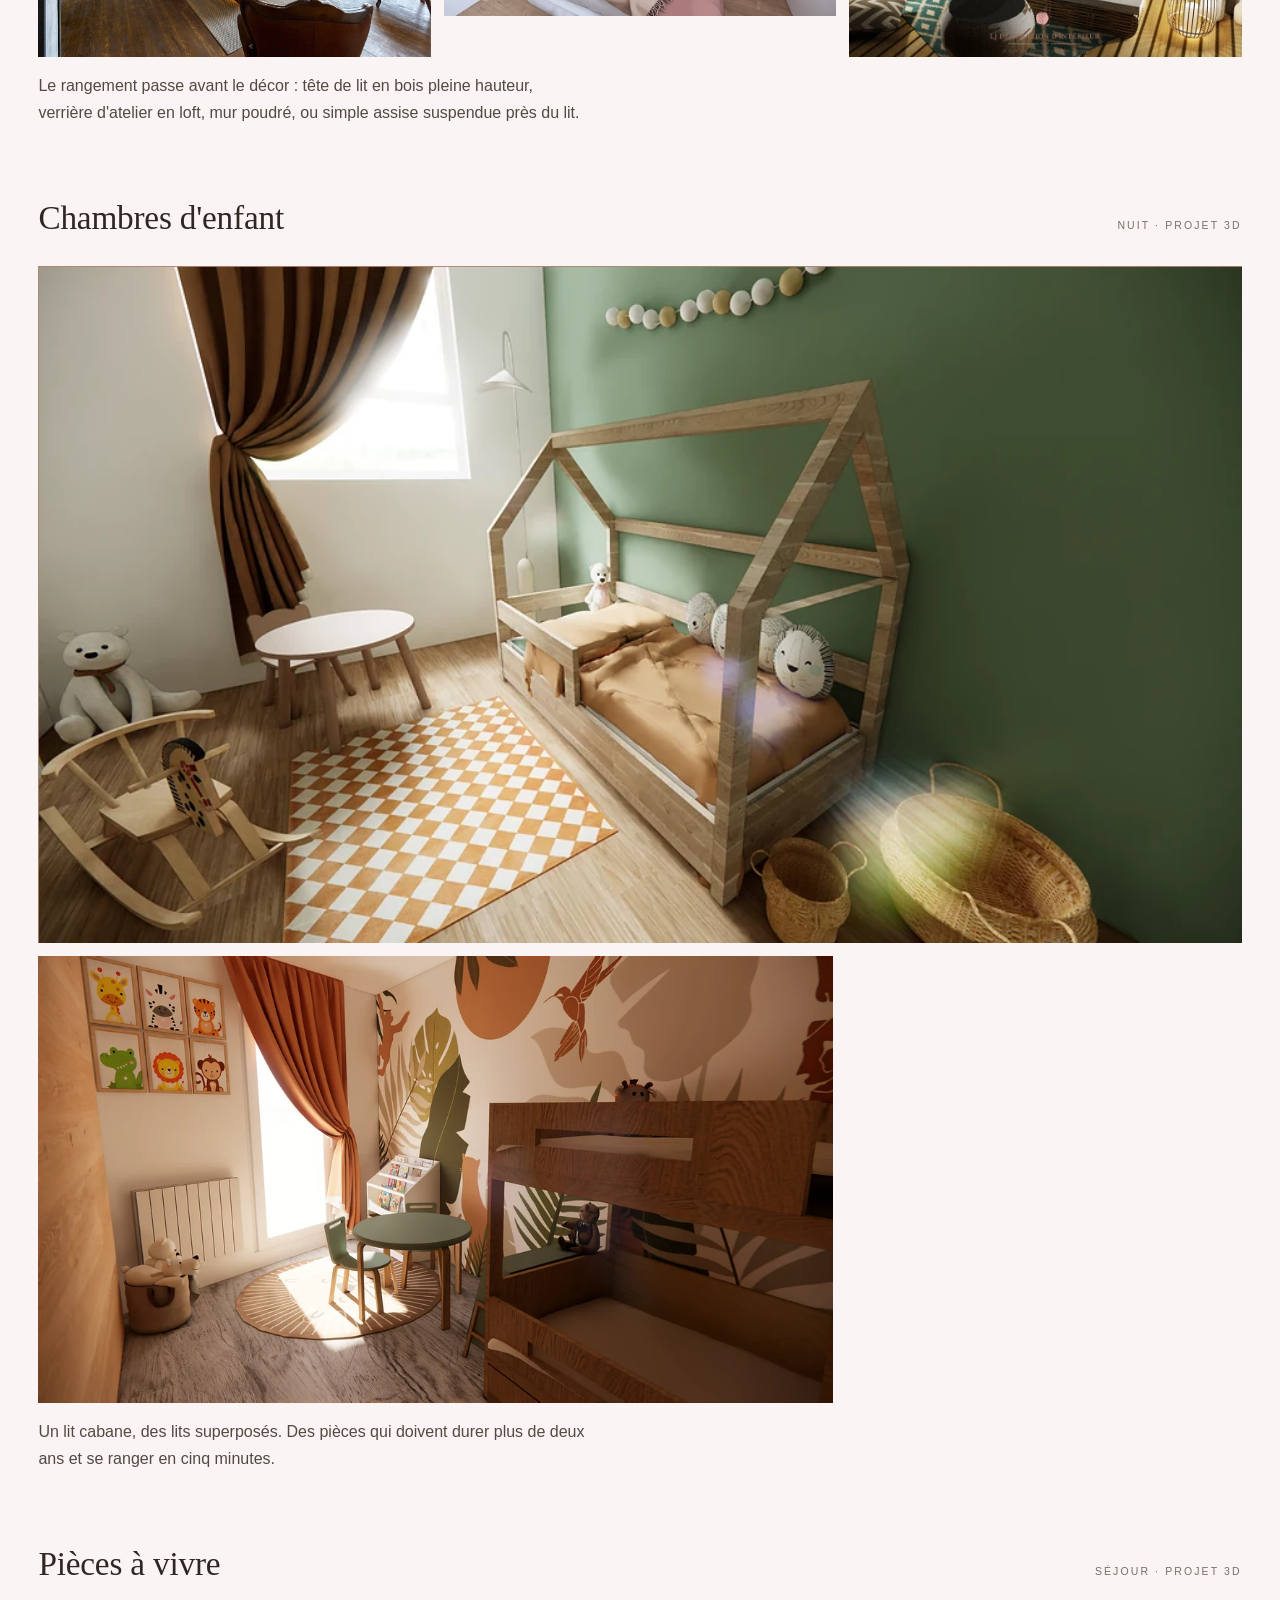
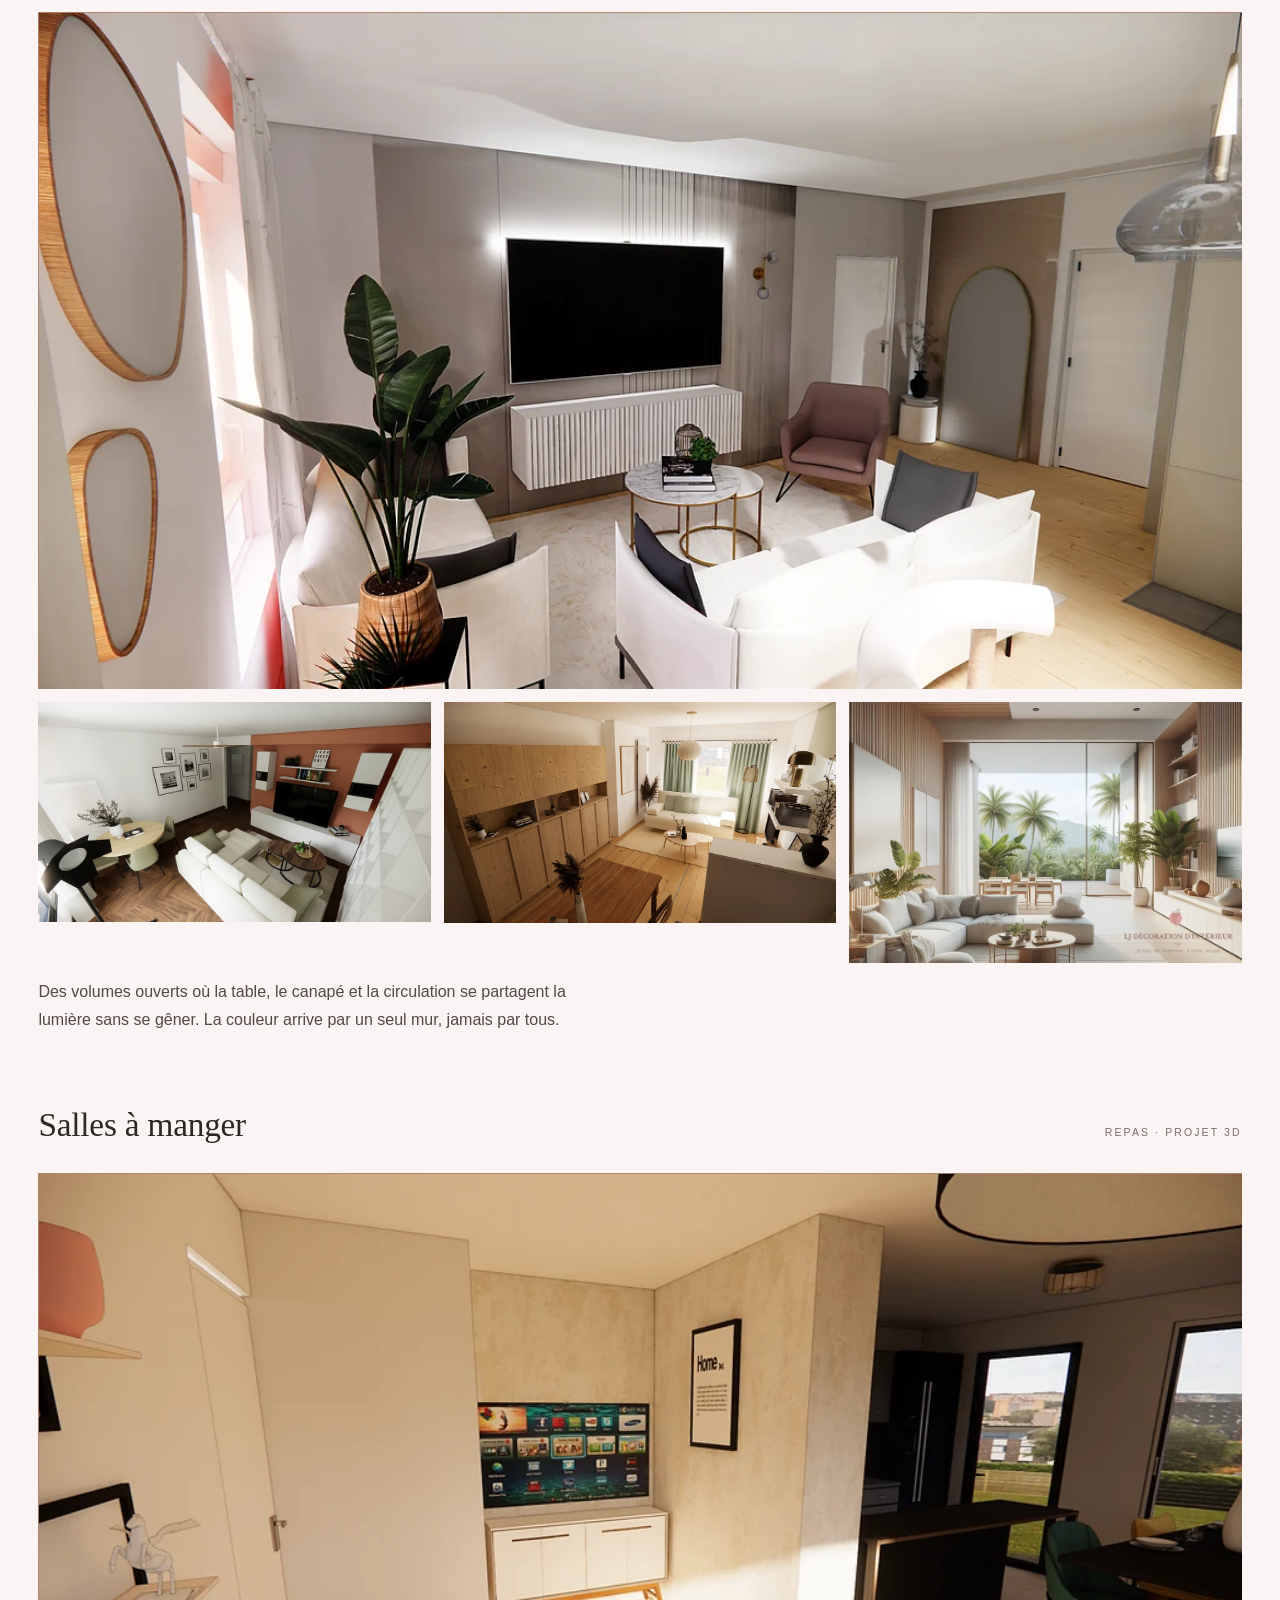
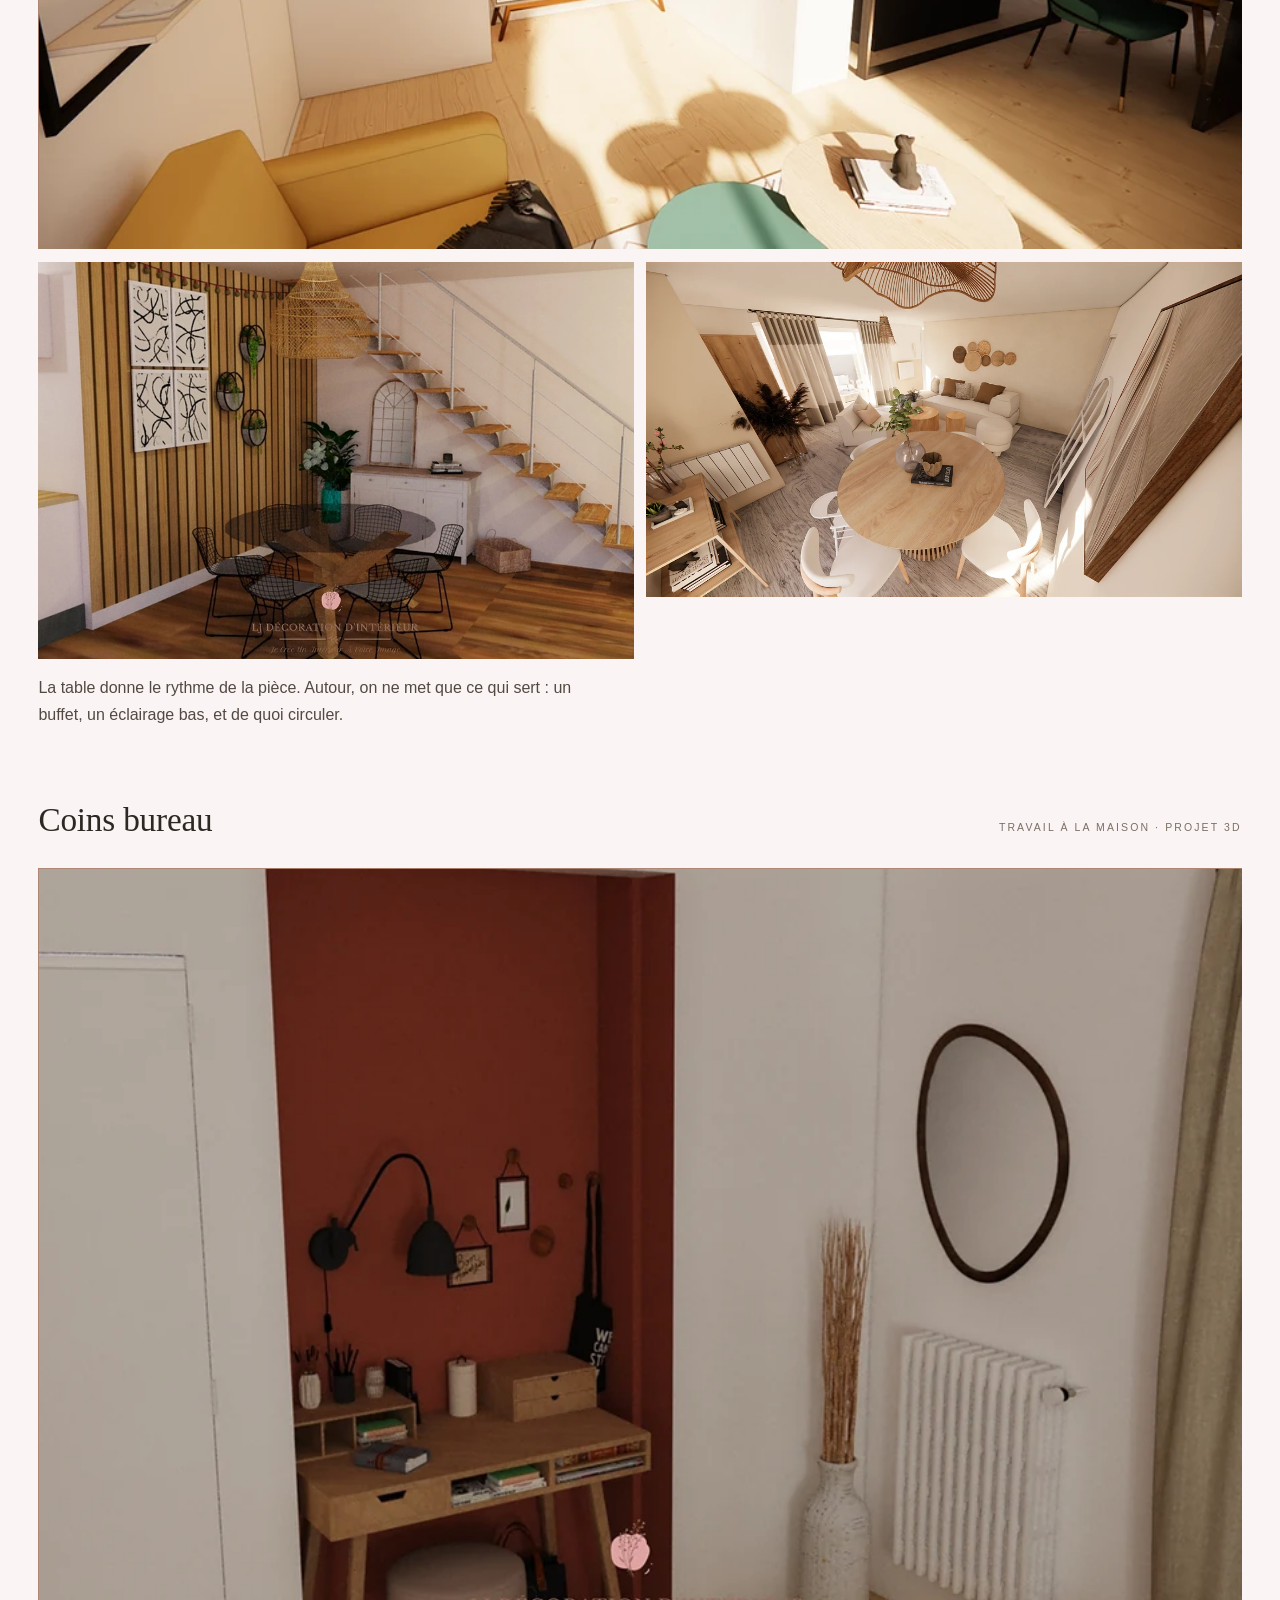
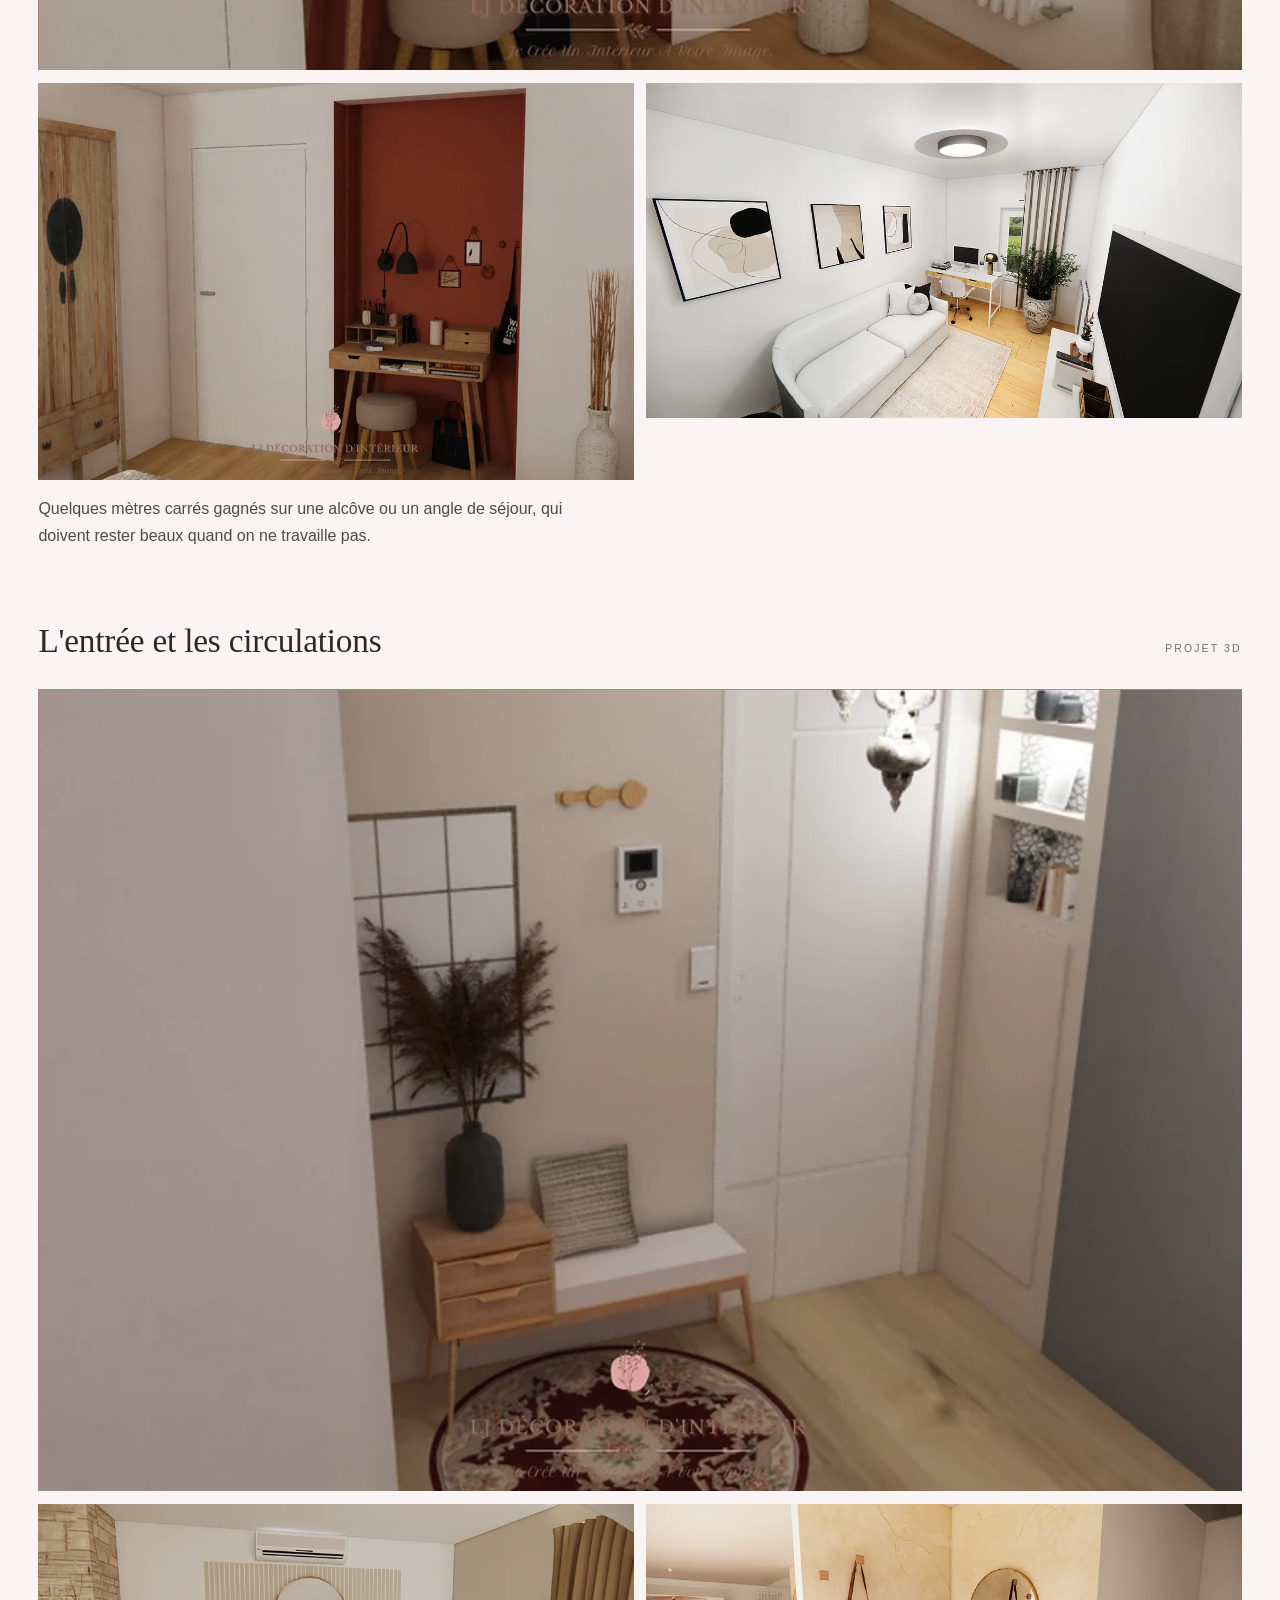
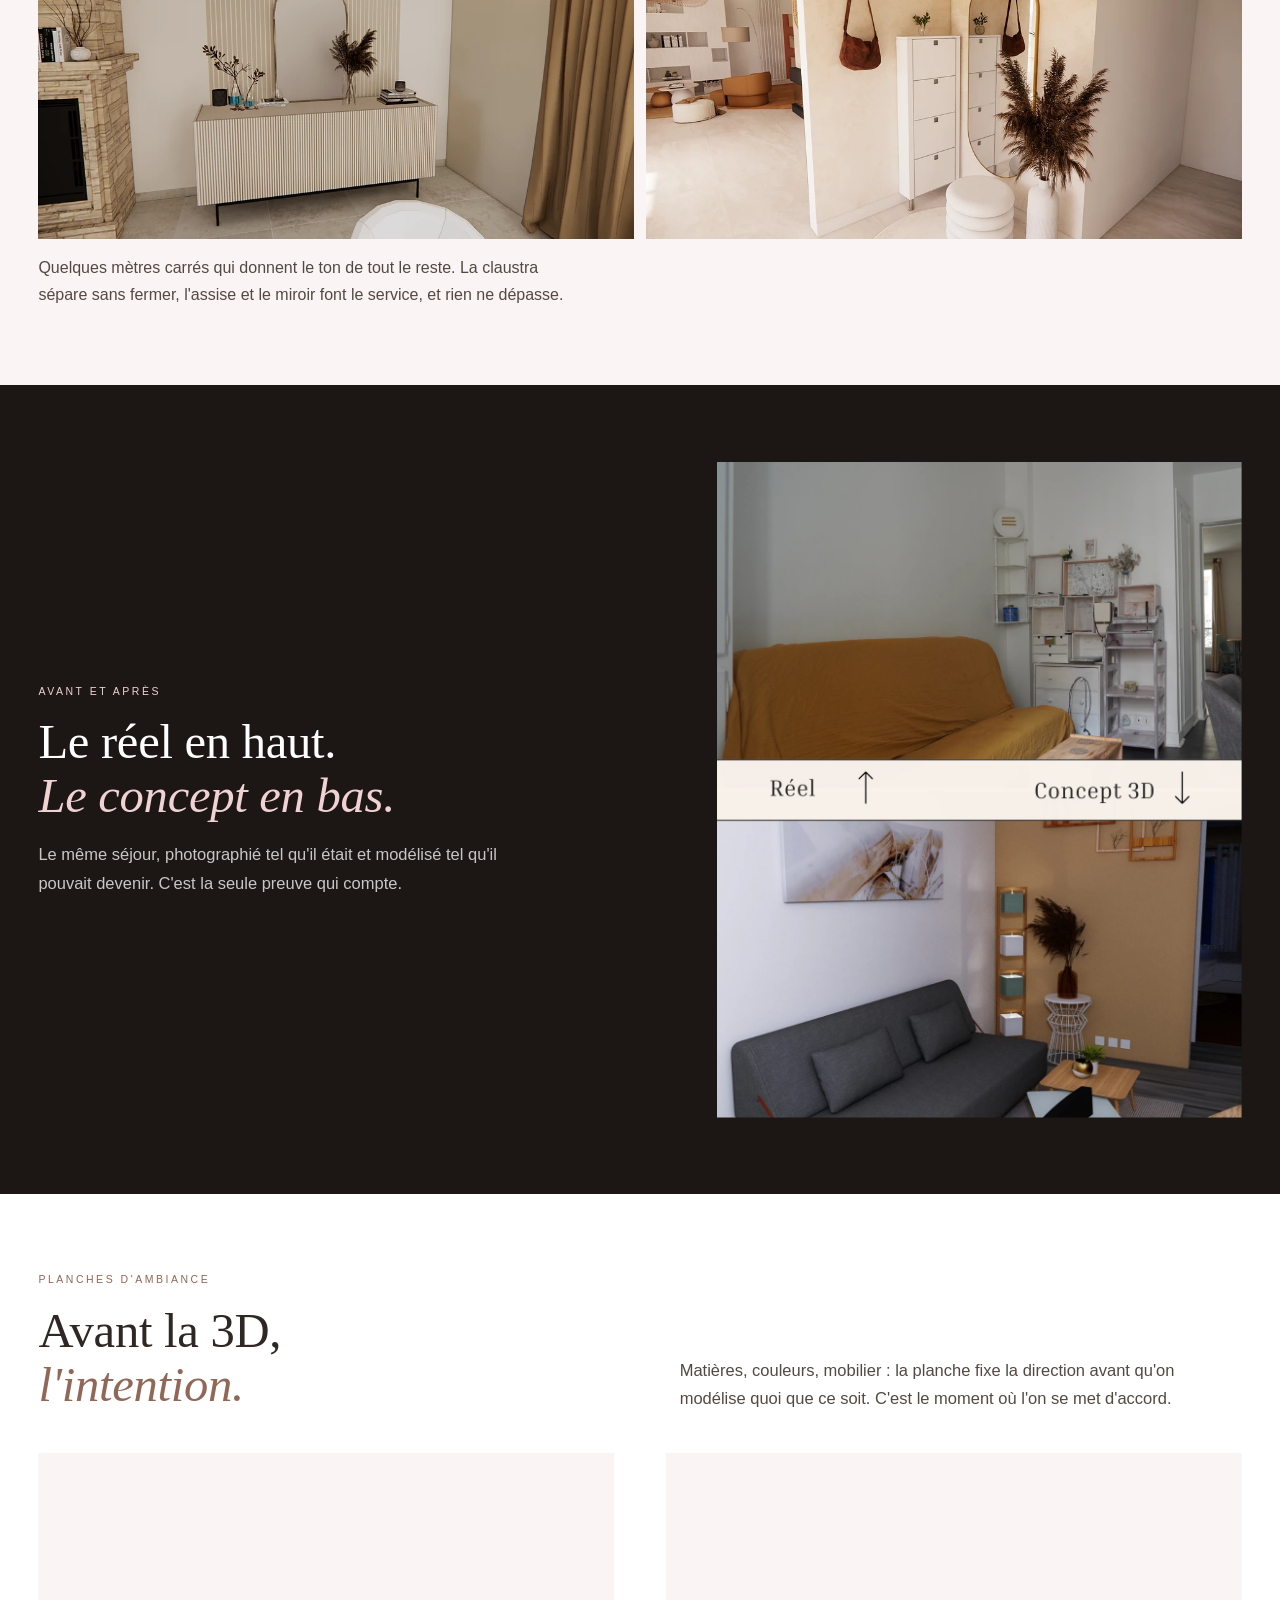
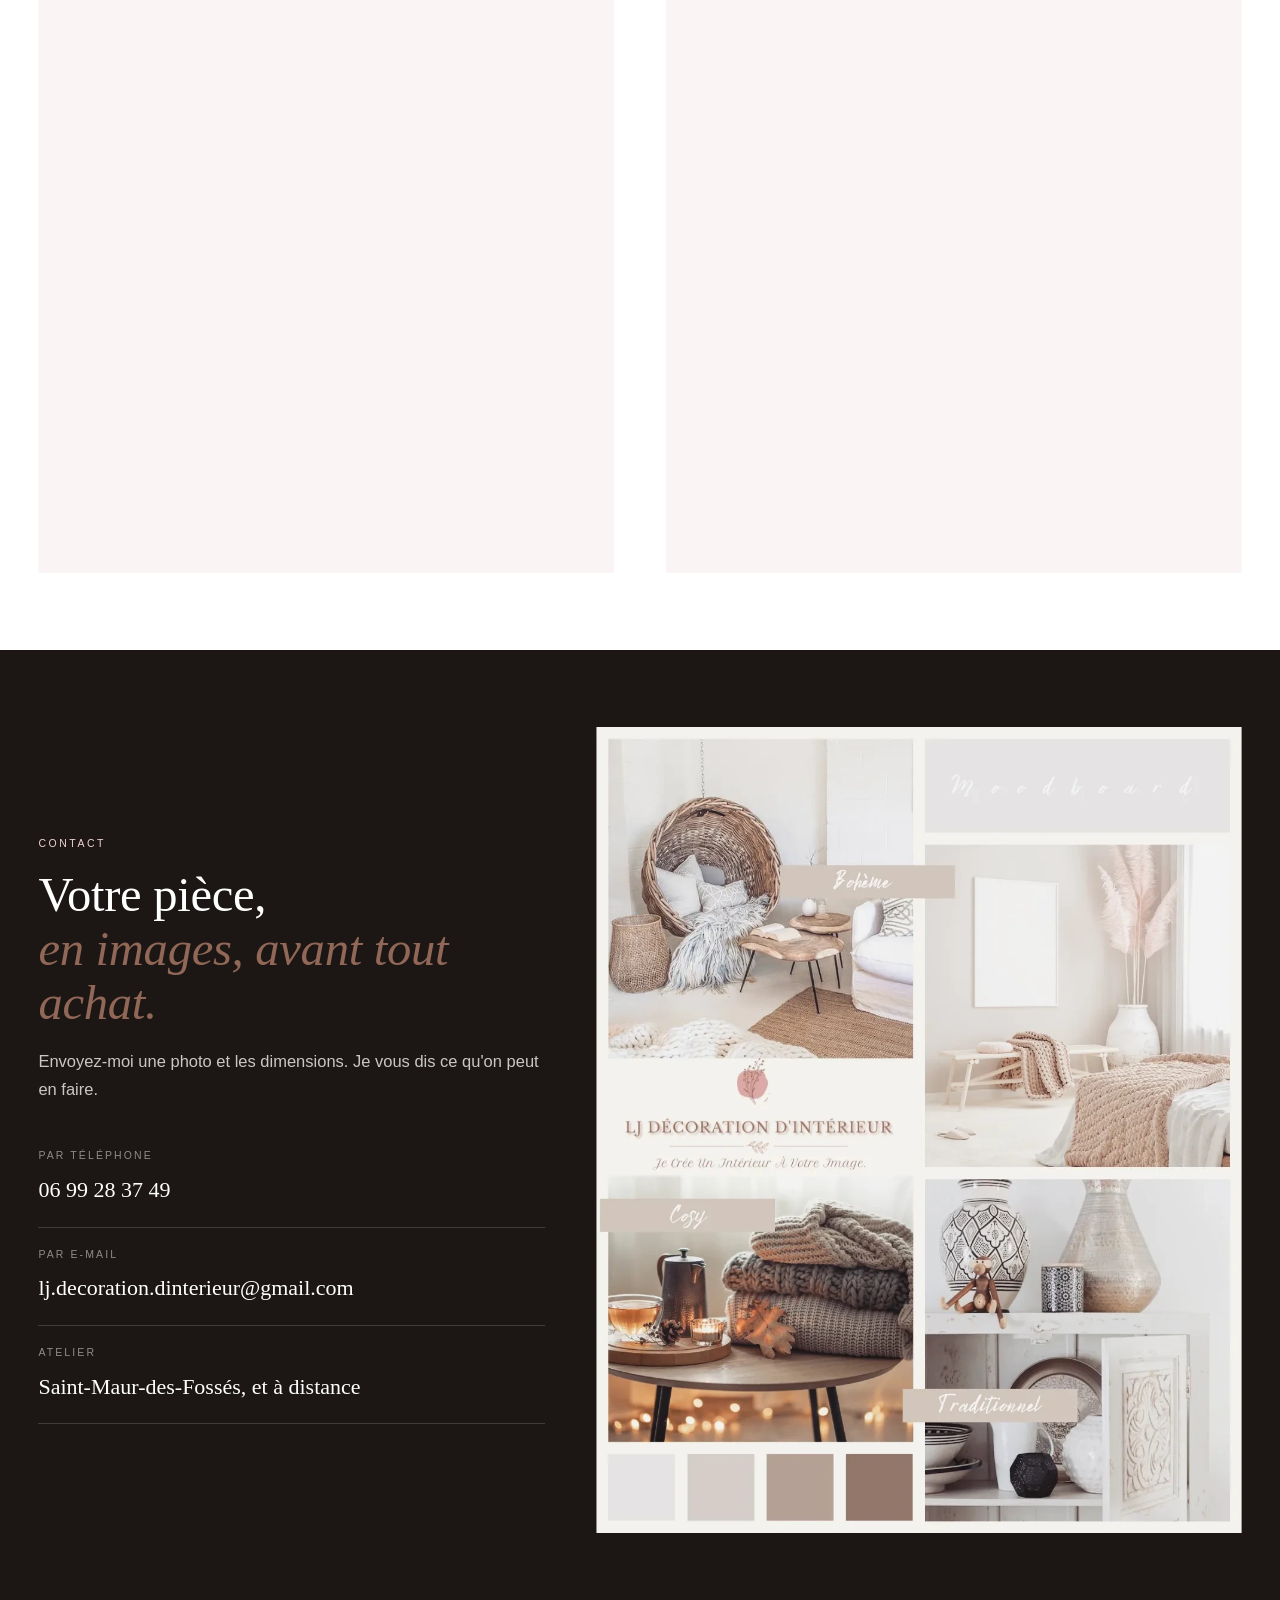
<file: realisations.html>
<!DOCTYPE html>
<html lang="fr">
<head>
<meta charset="utf-8">
<meta name="viewport" content="width=device-width,initial-scale=1,viewport-fit=cover">
<title>Réalisations · LJ Décoration d&#x27;intérieur</title>
<meta name="description" content="Les projets 3D de Jessica Merlin : séjour, cuisine, entrée. Modélisation réaliste avant travaux.">
<meta name="robots" content="noindex,nofollow">
<meta name="theme-color" content="#FBF4F4">
<meta property="og:title" content="Réalisations · LJ Décoration d&#x27;intérieur">
<meta property="og:description" content="Les projets 3D de Jessica Merlin : séjour, cuisine, entrée. Modélisation réaliste avant travaux.">
<meta property="og:type" content="website">
<link rel="icon" href="assets/logo.webp">
<link rel="stylesheet" href="site.css">
<script type="application/ld+json">{"@context": "https://schema.org", "@type": "ProfessionalService", "name": "LJ Décoration d'intérieur", "founder": {"@type": "Person", "name": "Jessica Merlin"}, "telephone": "+33699283749", "email": "lj.decoration.dinterieur@gmail.com", "address": {"@type": "PostalAddress", "addressLocality": "Saint-Maur-des-Fossés", "postalCode": "94100", "addressCountry": "FR"}, "areaServed": ["Saint-Maur-des-Fossés", "Nogent-sur-Marne", "Vincennes", "Joinville-le-Pont", "Fontenay-sous-Bois", "Créteil", "Val-de-Marne", "Paris", "Seine-et-Marne", "Hauts-de-Seine", "Seine-Saint-Denis", "Val-d'Oise", "Yvelines", "Essonne"], "priceRange": "€€", "aggregateRating": {"@type": "AggregateRating", "ratingValue": "5", "reviewCount": 9}}</script>
</head>
<body>
<header class="bar">
  <a class="logo" href="index.html"><img src="assets/logo-t.webp" alt="LJ Décoration d&#x27;intérieur, Jessica Merlin" fetchpriority="high" decoding="async" width="420" height="262"></a>
  <nav class="menu"><a href="realisations.html" class="ici">Réalisations</a><a href="decoration.html">Décoration d&#x27;intérieur</a><a href="home-staging.html">Home staging</a><a href="coaching.html">Coaching déco</a><a href="contact.html">Contact</a>
    <button class="plus" aria-label="Toutes les pages"><i></i><i></i><i></i></button>
  </nav>
</header>
<div class="nappe"><ol><li><a href="index.html"><em>01</em>Accueil</a></li><li><a href="realisations.html"><em>02</em>Réalisations</a></li><li><a href="decoration.html"><em>03</em>Décoration d&#x27;intérieur</a></li><li><a href="home-staging.html"><em>04</em>Home staging</a></li><li><a href="coaching.html"><em>05</em>Coaching déco</a></li><li><a href="carte-cadeau.html"><em>06</em>Carte cadeau</a></li><li><a href="journal.html"><em>07</em>Le journal</a></li><li><a href="avis.html"><em>08</em>Elles racontent</a></li><li><a href="a-propos.html"><em>09</em>Jessica Merlin</a></li><li><a href="contact.html"><em>10</em>Contact</a></li>
  <li class="coord">
    <div>Par téléphone<b>06 99 28 37 49</b></div>
    <div>Par e-mail<b style="font-size:15px">lj.decoration.dinterieur@gmail.com</b></div>
    <div>Atelier<b style="font-size:15px">Saint-Maur-des-Fossés</b></div>
  </li></ol></div>
<div class="rideau" id="rideau">
  <img class="marque-gr" src="assets/logo-t.webp" alt="LJ Décoration d'intérieur"
       width="420" height="262" fetchpriority="high">
</div>
<div class="loupe" hidden>
  <span class="fond-clic"></span>
  <button class="fermer" type="button" aria-label="Fermer">&times;</button>
  <button class="lp prec" type="button" aria-label="Photo précédente">&larr;</button>
  <img alt="">
  <button class="lp suiv" type="button" aria-label="Photo suivante">&rarr;</button>
  <span class="lg"></span>
</div>
<main>

<section class="hero court">
  <div class="fond"><img src="assets/h-realisations.webp" srcset="assets/h-realisations-s.webp 1600w, assets/h-realisations.webp 3200w" sizes="100vw" alt="Séjour et mur de rangements, projet 3D de Jessica Merlin" fetchpriority="high" data-loupe decoding="async" width="3200" height="1800"></div>
  <div class="voileN"></div>
  <div class="dedans"><div class="w">
    <div class="eyebrow">Décoratrice et architecte d'intérieur · <span class="nb">Île-de-France</span></div>
    <div class="bas">
      <h1><span class="mot"><span>Vos meubles sont posés</span></span><span class="mot"><span><em>avant d'être achetés.</em></span></span></h1>
      <div><p class="sous">Chaque projet passe par la 3D. Vous voyez la pièce finie, vous la corrigez, et seulement ensuite on passe commande.</p><div class="duo"><a class="b b1" href="contact.html">Parler de mon projet</a></div></div>
    </div>
  </div></div>
</section>

<section class="serre"><div class="w">
  <div class="entete">
    <div><div class="tag r">La galerie</div>
      <h2 class="r">Douze vues,<br><em>une à une.</em></h2></div>
    <div><p class="p r">Faites défiler, ou laissez faire.</p></div>
  </div>
</div>
<div class="carr" tabindex="0" aria-label="Ses réalisations">
  <div class="piste"><div class="vue" data-nom="Séjour, coin bureau et télévision" data-meta="Séjour · Projet 3D"><img src="assets/p01.webp" srcset="assets/p01-s.webp 1100w, assets/p01.webp 2200w" sizes="100vw" alt="Séjour, coin bureau et télévision" loading="lazy" data-loupe decoding="async" width="2200" height="1238"></div><div class="vue" data-nom="Chambre d&#x27;enfant, lits superposés" data-meta="Chambre · Projet 3D"><img src="assets/p05.webp" srcset="assets/p05-s.webp 1100w, assets/p05.webp 2200w" sizes="100vw" alt="Chambre d&#x27;enfant, lits superposés" loading="lazy" data-loupe decoding="async" width="2200" height="1238"></div><div class="vue" data-nom="Chambre et assise suspendue" data-meta="Chambre · Projet 3D"><img data-src="assets/g01.webp" data-srcset="assets/g01-s.webp 900w, assets/g01.webp 1800w" sizes="100vw" alt="Chambre et assise suspendue" data-loupe decoding="async" width="1800" height="1200"></div><div class="vue" data-nom="Cuisine et îlot central" data-meta="Cuisine · Projet 3D"><img data-src="assets/p08.webp" data-srcset="assets/p08-s.webp 1100w, assets/p08.webp 2200w" sizes="100vw" alt="Cuisine et îlot central" data-loupe decoding="async" width="2200" height="1238"></div><div class="vue" data-nom="Séjour et coin repas" data-meta="Pièce à vivre · Projet 3D"><img data-src="assets/b01.webp" data-srcset="assets/b01-s.webp 960w, assets/b01.webp 1920w" sizes="100vw" alt="Séjour et coin repas" data-loupe decoding="async" width="1920" height="1080"></div><div class="vue" data-nom="Coin bureau en alcôve" data-meta="Bureau · Projet 3D"><img data-src="assets/g04.webp" data-srcset="assets/g04-s.webp 900w, assets/g04.webp 1800w" sizes="100vw" alt="Coin bureau en alcôve" data-loupe decoding="async" width="1800" height="1200"></div><div class="vue" data-nom="Cuisine rose et bois cannelé" data-meta="Cuisine · Projet 3D"><img data-src="assets/p11.webp" data-srcset="assets/p11-s.webp 960w, assets/p11.webp 1920w" sizes="100vw" alt="Cuisine rose et bois cannelé" data-loupe decoding="async" width="1920" height="2160"></div><div class="vue" data-nom="Chambre rose poudré" data-meta="Chambre · Projet 3D"><img data-src="assets/b06.webp" data-srcset="assets/b06-s.webp 960w, assets/b06.webp 1920w" sizes="100vw" alt="Chambre rose poudré" data-loupe decoding="async" width="1920" height="1080"></div><div class="vue" data-nom="Séjour et mur de rangements" data-meta="Séjour · Projet 3D"><img data-src="assets/p07.webp" data-srcset="assets/p07-s.webp 1100w, assets/p07.webp 2200w" sizes="100vw" alt="Séjour et mur de rangements" data-loupe decoding="async" width="2200" height="1238"></div><div class="vue" data-nom="Séjour et meuble télévision" data-meta="Séjour · Projet 3D"><img data-src="assets/g03.webp" data-srcset="assets/g03-s.webp 900w, assets/g03.webp 1800w" sizes="100vw" alt="Séjour et meuble télévision" data-loupe decoding="async" width="1800" height="1200"></div><div class="vue" data-nom="Dressing et miroir arqué" data-meta="Rangement · Projet 3D"><img data-src="assets/b08.webp" data-srcset="assets/b08-s.webp 960w, assets/b08.webp 1920w" sizes="100vw" alt="Dressing et miroir arqué" data-loupe decoding="async" width="1920" height="1080"></div><div class="vue" data-nom="L&#x27;entrée" data-meta="Circulation · Projet 3D"><img data-src="assets/entree.webp" data-srcset="assets/entree-s.webp 900w, assets/entree.webp 1800w" sizes="100vw" alt="L&#x27;entrée" data-loupe decoding="async" width="1800" height="1200"></div></div>
  <div class="info"><div class="dedans">
    <div class="titre"><span class="meta"></span><span class="d"></span></div>
    <div class="cmd">
      <button class="fl prec" type="button" aria-label="Précédent">←</button>
      <span class="compte"><b>01</b> / 12</span>
      <button class="fl suiv" type="button" aria-label="Suivant">→</button>
    </div>
  </div></div>
  <span class="jauge"></span>
</div>
<div class="vign"><button type="button" aria-label="Séjour, coin bureau et télévision"><img src="assets/p01-t.webp" alt="" loading="lazy" decoding="async" width="340" height="227"></button><button type="button" aria-label="Chambre d&#x27;enfant, lits superposés"><img src="assets/p05-t.webp" alt="" loading="lazy" decoding="async" width="340" height="227"></button><button type="button" aria-label="Chambre et assise suspendue"><img src="assets/g01-t.webp" alt="" loading="lazy" decoding="async" width="340" height="227"></button><button type="button" aria-label="Cuisine et îlot central"><img src="assets/p08-t.webp" alt="" loading="lazy" decoding="async" width="340" height="227"></button><button type="button" aria-label="Séjour et coin repas"><img src="assets/b01-t.webp" alt="" loading="lazy" decoding="async" width="340" height="227"></button><button type="button" aria-label="Coin bureau en alcôve"><img src="assets/g04-t.webp" alt="" loading="lazy" decoding="async" width="340" height="227"></button><button type="button" aria-label="Cuisine rose et bois cannelé"><img src="assets/p11-t.webp" alt="" loading="lazy" decoding="async" width="340" height="227"></button><button type="button" aria-label="Chambre rose poudré"><img src="assets/b06-t.webp" alt="" loading="lazy" decoding="async" width="340" height="227"></button><button type="button" aria-label="Séjour et mur de rangements"><img src="assets/p07-t.webp" alt="" loading="lazy" decoding="async" width="340" height="227"></button><button type="button" aria-label="Séjour et meuble télévision"><img src="assets/g03-t.webp" alt="" loading="lazy" decoding="async" width="340" height="227"></button><button type="button" aria-label="Dressing et miroir arqué"><img src="assets/b08-t.webp" alt="" loading="lazy" decoding="async" width="340" height="227"></button><button type="button" aria-label="L&#x27;entrée"><img src="assets/entree-t.webp" alt="" loading="lazy" decoding="async" width="340" height="227"></button></div>
</section>

<section><div class="w">
  <div class="entete">
    <div><div class="tag r">Pourquoi la 3D</div>
      <h2 class="r">Trois choses que le plan<br><em>ne montre jamais.</em></h2></div>
    <div></div>
  </div>
  <div class="etapes">
    <div class="et r"><div><h3>Les options de disposition</h3>
      <p>On déplace le canapé dix fois sans porter le canapé. Vous choisissez entre des versions
      complètes, pas entre des intentions.</p></div></div>
    <div class="et r"><div><h3>La lumière, naturelle et artificielle</h3>
      <p>Je simule l'ensoleillement réel de vos fenêtres et l'éclairage du soir. C'est ce qui décide
      d'une couleur de mur, bien plus que le nuancier.</p></div></div>
    <div class="et r"><div><h3>Le rendu réaliste de l'espace</h3>
      <p>Les matières, les hauteurs, les circulations. Vous savez si vous passez entre la table et
      le mur avant d'avoir acheté la table.</p></div></div>
    <div class="et r"><div><h3>Et vous corrigez après coup</h3>
      <p>Une modification reste possible même après la livraison du projet. C'est ce que mes
      clientes citent le plus souvent.</p></div></div>
  </div>
</div></section>

<section class="blush"><div class="w">
  <div class="entete">
    <div><div class="tag r">Projets</div>
      <h2 class="r">Trois espaces,<br><em>sept vues.</em></h2></div>
    <div><p class="p r">Toutes les images ci-dessous sont mes rendus.</p></div>
  </div>
  <div class="projets"><article class="pj">
  <div class="pj-t r"><span class="d">Séjour et coin bureau</span><span class="meta">Pièce à vivre · Projet 3D</span></div>
  <div class="lot">
    <div class="cadre"><img class="g1" src="assets/sejour-1.webp" srcset="assets/sejour-1-s.webp 900w, assets/sejour-1.webp 1800w" sizes="(max-width:900px) 100vw, 900px" alt="Séjour et coin bureau" loading="lazy" data-loupe decoding="async" width="1800" height="1200"></div>
    <div class='cote'><img src="assets/sejour-2.webp" srcset="assets/sejour-2-s.webp 900w, assets/sejour-2.webp 1800w" sizes="(max-width:900px) 33vw, 340px" alt="Séjour et coin bureau, autre vue" loading="lazy" data-loupe decoding="async" width="1800" height="1200"><img src="assets/sejour-3.webp" srcset="assets/sejour-3-s.webp 900w, assets/sejour-3.webp 1800w" sizes="(max-width:900px) 33vw, 340px" alt="Séjour et coin bureau, autre vue" loading="lazy" data-loupe decoding="async" width="1800" height="1200"><img src="assets/sejour-4.webp" srcset="assets/sejour-4-s.webp 900w, assets/sejour-4.webp 1800w" sizes="(max-width:900px) 33vw, 340px" alt="Séjour et coin bureau, autre vue" loading="lazy" data-loupe decoding="async" width="1800" height="1200"></div>
  </div>
  <p class="pj-d r">Un même volume qui doit tenir la détente et le travail. La console basse, le plan de bureau en bois et l&#x27;assise suspendue tiennent chacun leur zone sans cloison, et le regard traverse la pièce d&#x27;un bout à l&#x27;autre.</p>
</article><article class="pj">
  <div class="pj-t r"><span class="d">Cuisines</span><span class="meta">Trois partis pris · Projet 3D</span></div>
  <div class="lot">
    <div class="cadre"><img class="g1" src="assets/bleu-1.webp" srcset="assets/bleu-1-s.webp 900w, assets/bleu-1.webp 1800w" sizes="(max-width:900px) 100vw, 900px" alt="Cuisines" loading="lazy" data-loupe decoding="async" width="1800" height="1200"></div>
    <div class='cote'><img src="assets/p11.webp" srcset="assets/p11-s.webp 960w, assets/p11.webp 1920w" sizes="(max-width:900px) 33vw, 340px" alt="Cuisines, autre vue" loading="lazy" data-loupe decoding="async" width="1920" height="2160"><img src="assets/p08.webp" srcset="assets/p08-s.webp 1100w, assets/p08.webp 2200w" sizes="(max-width:900px) 33vw, 340px" alt="Cuisines, autre vue" loading="lazy" data-loupe decoding="async" width="2200" height="1238"><img src="assets/p04.webp" srcset="assets/p04-s.webp 1100w, assets/p04.webp 2200w" sizes="(max-width:900px) 33vw, 340px" alt="Cuisines, autre vue" loading="lazy" data-loupe decoding="async" width="2200" height="1238"></div>
  </div>
  <p class="pj-d r">Le bleu nuit sur toute la longueur, le rose adouci par le bois cannelé, ou l&#x27;îlot central ouvert sur la pièce à vivre. La cuisine décide de l&#x27;ambiance de tout l&#x27;étage.</p>
</article><article class="pj">
  <div class="pj-t r"><span class="d">Chambres</span><span class="meta">Nuit · Projet 3D</span></div>
  <div class="lot">
    <div class="cadre"><img class="g1" src="assets/p06.webp" srcset="assets/p06-s.webp 1100w, assets/p06.webp 2200w" sizes="(max-width:900px) 100vw, 900px" alt="Chambres" loading="lazy" data-loupe decoding="async" width="2200" height="1238"></div>
    <div class='cote'><img src="assets/p12.webp" srcset="assets/p12-s.webp 1100w, assets/p12.webp 2200w" sizes="(max-width:900px) 33vw, 340px" alt="Chambres, autre vue" loading="lazy" data-loupe decoding="async" width="2200" height="1467"><img src="assets/b06.webp" srcset="assets/b06-s.webp 960w, assets/b06.webp 1920w" sizes="(max-width:900px) 33vw, 340px" alt="Chambres, autre vue" loading="lazy" data-loupe decoding="async" width="1920" height="1080"><img src="assets/g01.webp" srcset="assets/g01-s.webp 900w, assets/g01.webp 1800w" sizes="(max-width:900px) 33vw, 340px" alt="Chambres, autre vue" loading="lazy" data-loupe decoding="async" width="1800" height="1200"></div>
  </div>
  <p class="pj-d r">Le rangement passe avant le décor : tête de lit en bois pleine hauteur, verrière d&#x27;atelier en loft, mur poudré, ou simple assise suspendue près du lit.</p>
</article><article class="pj">
  <div class="pj-t r"><span class="d">Chambres d&#x27;enfant</span><span class="meta">Nuit · Projet 3D</span></div>
  <div class="lot">
    <div class="cadre"><img class="g1" src="assets/b03.webp" srcset="assets/b03-s.webp 960w, assets/b03.webp 1920w" sizes="(max-width:900px) 100vw, 900px" alt="Chambres d&#x27;enfant" loading="lazy" data-loupe decoding="async" width="1920" height="1080"></div>
    <div class='cote'><img src="assets/p05.webp" srcset="assets/p05-s.webp 1100w, assets/p05.webp 2200w" sizes="(max-width:900px) 33vw, 340px" alt="Chambres d&#x27;enfant, autre vue" loading="lazy" data-loupe decoding="async" width="2200" height="1238"></div>
  </div>
  <p class="pj-d r">Un lit cabane, des lits superposés. Des pièces qui doivent durer plus de deux ans et se ranger en cinq minutes.</p>
</article><article class="pj">
  <div class="pj-t r"><span class="d">Pièces à vivre</span><span class="meta">Séjour · Projet 3D</span></div>
  <div class="lot">
    <div class="cadre"><img class="g1" src="assets/p09.webp" srcset="assets/p09-s.webp 1100w, assets/p09.webp 2200w" sizes="(max-width:900px) 100vw, 900px" alt="Pièces à vivre" loading="lazy" data-loupe decoding="async" width="2200" height="1238"></div>
    <div class='cote'><img src="assets/b01.webp" srcset="assets/b01-s.webp 960w, assets/b01.webp 1920w" sizes="(max-width:900px) 33vw, 340px" alt="Pièces à vivre, autre vue" loading="lazy" data-loupe decoding="async" width="1920" height="1080"><img src="assets/p07.webp" srcset="assets/p07-s.webp 1100w, assets/p07.webp 2200w" sizes="(max-width:900px) 33vw, 340px" alt="Pièces à vivre, autre vue" loading="lazy" data-loupe decoding="async" width="2200" height="1238"><img src="assets/g07.webp" srcset="assets/g07-s.webp 900w, assets/g07.webp 1800w" sizes="(max-width:900px) 33vw, 340px" alt="Pièces à vivre, autre vue" loading="lazy" data-loupe decoding="async" width="1800" height="1200"></div>
  </div>
  <p class="pj-d r">Des volumes ouverts où la table, le canapé et la circulation se partagent la lumière sans se gêner. La couleur arrive par un seul mur, jamais par tous.</p>
</article><article class="pj">
  <div class="pj-t r"><span class="d">Salles à manger</span><span class="meta">Repas · Projet 3D</span></div>
  <div class="lot">
    <div class="cadre"><img class="g1" src="assets/p13.webp" srcset="assets/p13-s.webp 960w, assets/p13.webp 1920w" sizes="(max-width:900px) 100vw, 900px" alt="Salles à manger" loading="lazy" data-loupe decoding="async" width="1920" height="1080"></div>
    <div class='cote'><img src="assets/g02.webp" srcset="assets/g02-s.webp 900w, assets/g02.webp 1800w" sizes="(max-width:900px) 33vw, 340px" alt="Salles à manger, autre vue" loading="lazy" data-loupe decoding="async" width="1800" height="1200"><img src="assets/p02.webp" srcset="assets/p02-s.webp 1100w, assets/p02.webp 2200w" sizes="(max-width:900px) 33vw, 340px" alt="Salles à manger, autre vue" loading="lazy" data-loupe decoding="async" width="2200" height="1238"></div>
  </div>
  <p class="pj-d r">La table donne le rythme de la pièce. Autour, on ne met que ce qui sert : un buffet, un éclairage bas, et de quoi circuler.</p>
</article><article class="pj">
  <div class="pj-t r"><span class="d">Coins bureau</span><span class="meta">Travail à la maison · Projet 3D</span></div>
  <div class="lot">
    <div class="cadre"><img class="g1" src="assets/g06.webp" srcset="assets/g06-s.webp 900w, assets/g06.webp 1800w" sizes="(max-width:900px) 100vw, 900px" alt="Coins bureau" loading="lazy" data-loupe decoding="async" width="1800" height="1200"></div>
    <div class='cote'><img src="assets/g04.webp" srcset="assets/g04-s.webp 900w, assets/g04.webp 1800w" sizes="(max-width:900px) 33vw, 340px" alt="Coins bureau, autre vue" loading="lazy" data-loupe decoding="async" width="1800" height="1200"><img src="assets/p01.webp" srcset="assets/p01-s.webp 1100w, assets/p01.webp 2200w" sizes="(max-width:900px) 33vw, 340px" alt="Coins bureau, autre vue" loading="lazy" data-loupe decoding="async" width="2200" height="1238"></div>
  </div>
  <p class="pj-d r">Quelques mètres carrés gagnés sur une alcôve ou un angle de séjour, qui doivent rester beaux quand on ne travaille pas.</p>
</article><article class="pj">
  <div class="pj-t r"><span class="d">L&#x27;entrée et les circulations</span><span class="meta">Projet 3D</span></div>
  <div class="lot">
    <div class="cadre"><img class="g1" src="assets/entree.webp" srcset="assets/entree-s.webp 900w, assets/entree.webp 1800w" sizes="(max-width:900px) 100vw, 900px" alt="L&#x27;entrée et les circulations" loading="lazy" data-loupe decoding="async" width="1800" height="1200"></div>
    <div class='cote'><img src="assets/b02.webp" srcset="assets/b02-s.webp 960w, assets/b02.webp 1920w" sizes="(max-width:900px) 33vw, 340px" alt="L&#x27;entrée et les circulations, autre vue" loading="lazy" data-loupe decoding="async" width="1920" height="1080"><img src="assets/b08.webp" srcset="assets/b08-s.webp 960w, assets/b08.webp 1920w" sizes="(max-width:900px) 33vw, 340px" alt="L&#x27;entrée et les circulations, autre vue" loading="lazy" data-loupe decoding="async" width="1920" height="1080"></div>
  </div>
  <p class="pj-d r">Quelques mètres carrés qui donnent le ton de tout le reste. La claustra sépare sans fermer, l&#x27;assise et le miroir font le service, et rien ne dépasse.</p>
</article></div>
</div></section>

<section class="preuve"><div class="w">
  <div class="box">
    <div><div class="tag r">Avant et après</div>
      <h2 class="r">Le réel en haut.<br><em>Le concept en bas.</em></h2>
      <p class="p r">Le même séjour, photographié tel qu'il était et modélisé tel qu'il pouvait
      devenir. C'est la seule preuve qui compte.</p></div>
    <div class="r"><img class="voile" src="assets/avant-apres.webp" srcset="assets/avant-apres-s.webp 540w, assets/avant-apres.webp 1080w" sizes="(max-width:900px) 100vw, 560px" alt="Le réel et le concept 3D du même séjour" loading="lazy" data-loupe decoding="async" width="1080" height="1350"></div>
  </div>
</div></section>

<section><div class="w">
  <div class="entete">
    <div><div class="tag r">Planches d'ambiance</div>
      <h2 class="r">Avant la 3D,<br><em>l'intention.</em></h2></div>
    <div><p class="p r">Matières, couleurs, mobilier : la planche fixe la direction avant qu'on
    modélise quoi que ce soit. C'est le moment où l'on se met d'accord.</p></div>
  </div>
  <div class="duo2">
    <img class="voile" src="assets/moodboard-1.webp" srcset="assets/moodboard-1-s.webp 540w, assets/moodboard-1.webp 1080w" sizes="(max-width:900px) 100vw, 660px" alt="Planche d&#x27;ambiance verte" loading="lazy" data-loupe decoding="async" width="1080" height="1350">
    <img class="voile" src="assets/moodboard-2.webp" srcset="assets/moodboard-2-s.webp 540w, assets/moodboard-2.webp 1080w" sizes="(max-width:900px) 100vw, 660px" alt="Planche d&#x27;ambiance beige" loading="lazy" data-loupe decoding="async" width="1080" height="1350">
  </div>
</div></section>

<section class="ct"><div class="w">
  <div class="duo2 large">
    <div>
      <div class="tag r">Contact</div>
      <h2 class="r">Votre pièce,<br><em>en images, avant tout achat.</em></h2>
      <p class="p r">Envoyez-moi une photo et les dimensions. Je vous dis ce qu'on peut en faire.</p>
      <div class="r" style="margin-top:26px">
        <a class="ligne" href="tel:0699283749"><small>Par téléphone</small><strong>06 99 28 37 49</strong></a>
        <a class="ligne" href="mailto:lj.decoration.dinterieur@gmail.com"><small>Par e-mail</small><strong>lj.decoration.dinterieur@gmail.com</strong></a>
        <span class="ligne"><small>Atelier</small><strong>Saint-Maur-des-Fossés, et à distance</strong></span>
      </div>
    </div>
    <div class="r"><img class="voile" src="assets/moodboard-2.webp" srcset="assets/moodboard-2-s.webp 540w, assets/moodboard-2.webp 1080w" sizes="(max-width:900px) 100vw, 640px" alt="Planche d&#x27;ambiance de Jessica Merlin" loading="lazy" data-loupe decoding="async" width="1080" height="1350"></div>
  </div>
</div></section>

<footer><div class="w">
  <div>© 2026 LJ Décoration d'intérieur · Jessica Merlin</div>
  <div><a href="tel:0699283749">06 99 28 37 49</a> · <a href="mailto:lj.decoration.dinterieur@gmail.com">lj.decoration.dinterieur@gmail.com</a></div>
</div><div class="w"><div class="zones">Saint-Maur-des-Fossés · Nogent-sur-Marne · Vincennes · Joinville-le-Pont · Fontenay-sous-Bois · Créteil · Val-de-Marne · Paris · Seine-et-Marne · Hauts-de-Seine · Seine-Saint-Denis · Val-d&#x27;Oise · Yvelines · Essonne · À distance</div></div></footer>
</main>
<script src="vendor/lenis.min.js" defer></script>
<script src="vendor/gsap.min.js" defer></script>
<script src="vendor/ScrollTrigger.min.js" defer></script>
<script src="site.js" defer></script>
</body>
</html>
</file>
<file: site.css>
/* LJ Décoration d'intérieur — Jessica Merlin.
   Direction : « révéler l'harmonie ». Rien n'est en désordre, jamais.

   Palette relevée sur SON logo, sans quantification : fond #FBF4F4 ·
   rose #F0D2D2 · encre du lettrage #946A59, assombrie à #916757 pour
   tenir 4,5:1 sur le blush.

   Consignes de Fadel tenues :
     · plus de colonne latérale toujours déployée — une barre en haut
     · pas de bandeau défilant (marquee), puisqu'il n'y a pas de SVG pour l'imager
     · pas de SVG en guise d'image
     · le vide se remplit avec SES photos, pas avec de la décoration
     · elle utilise des slideshows sur son site : le carrousel est la pièce maîtresse */
:root{
  --blush:#FBF4F4;
  --rose:#F0D2D2;
  --terre:#916757;
  --terre-clair:#AF8572;
  --encre:#2E2723;
  --gris:#7A6F66;
  --trait:#EBE1DC;
  --nuit:#1C1714;
  --bar:80px;
}
*{box-sizing:border-box;margin:0;padding:0}
html{-webkit-text-size-adjust:100%;overflow-x:clip}
body{font:400 16.5px/1.7 -apple-system,BlinkMacSystemFont,"Segoe UI",Helvetica,Arial,sans-serif;
color:var(--encre);background:#fff;-webkit-font-smoothing:antialiased;overflow-x:clip}
h1,h2,h3,.d,.chiffre{font-family:"Didot","Bodoni 72","Baskerville","Palatino Linotype",Georgia,serif;
font-weight:400;letter-spacing:-.006em}
img{max-width:100%;display:block;height:auto}
a{color:inherit;text-decoration:none}
button{font:inherit;color:inherit;background:none;border:0;cursor:pointer}
::selection{background:var(--rose);color:var(--encre)}
/* Lenis pilote le défilement : la page ne doit pas garder le sien en plus */
html.lenis,html.lenis body{height:auto}
html.lenis-smooth{scroll-behavior:auto!important}

/* ══ LA BARRE ════════════════════════════════════════════════ */
.bar{position:fixed;top:0;left:0;right:0;z-index:90;height:var(--bar);display:flex;align-items:center;
gap:clamp(14px,2vw,40px);padding:0 clamp(16px,3vw,52px);
transition:height .45s cubic-bezier(.22,1,.36,1)}
.bar::before{content:"";position:absolute;inset:0;z-index:-1;opacity:0;
background:rgba(251,244,244,.95);-webkit-backdrop-filter:saturate(160%) blur(10px);
backdrop-filter:saturate(160%) blur(10px);box-shadow:0 1px 0 rgba(145,103,87,.13);
transition:opacity .45s}
body.pose .bar::before{opacity:1}
body.pose .bar{height:62px}
.logo{flex:none;line-height:0}
.logo img{height:clamp(28px,3.2vw,40px);width:auto;
transition:height .45s cubic-bezier(.22,1,.36,1),filter .45s}
body.pose .logo img{height:28px}
.menu{display:flex;align-items:center;gap:clamp(13px,1.8vw,30px);margin-left:auto}
.menu a{position:relative;font-size:14px;color:var(--encre);padding:6px 0;transition:color .35s}
.menu a::after{content:"";position:absolute;left:0;right:0;bottom:0;height:1px;background:currentColor;
transform:scaleX(0);transform-origin:right;transition:transform .5s cubic-bezier(.22,1,.36,1)}
.menu a:hover::after,.menu a.ici::after{transform:scaleX(1);transform-origin:left}
.menu a.ici{color:var(--terre)}
/* au dessus d'un hero sombre, la barre s'éclaircit */
body.sombre:not(.pose):not(.ouvert) .menu a{color:#fff}
body.sombre:not(.pose):not(.ouvert) .logo img{filter:brightness(0) invert(1)}
body.sombre:not(.pose):not(.ouvert) .plus{color:#fff;border-color:rgba(255,255,255,.4)}

.plus{flex:none;width:42px;height:42px;border:1px solid var(--trait);border-radius:2px;
display:none;flex-direction:column;align-items:center;justify-content:center;gap:4px;
transition:border-color .4s,color .4s}
.plus i{display:block;width:16px;height:1px;background:currentColor;
transition:transform .45s cubic-bezier(.22,1,.36,1),opacity .3s}
body.ouvert .plus i:nth-child(1){transform:translateY(5px) rotate(45deg)}
body.ouvert .plus i:nth-child(2){opacity:0}
body.ouvert .plus i:nth-child(3){transform:translateY(-5px) rotate(-45deg)}

/* le menu complet : dix pages en grand, il se dévoile par le haut */
.nappe{position:fixed;inset:0;z-index:85;background:var(--blush);overflow-y:auto;
clip-path:inset(0 0 100% 0);transition:clip-path .8s cubic-bezier(.76,0,.24,1);
display:flex;align-items:center;padding:calc(var(--bar) + 26px) clamp(18px,4vw,72px) 40px}
body.ouvert .nappe{clip-path:inset(0 0 0 0)}
.nappe ol{list-style:none;width:100%;max-width:1440px;margin:0 auto;display:grid;
grid-template-columns:repeat(2,1fr);gap:0 clamp(24px,5vw,90px)}
.nappe li{overflow:hidden}
.nappe li a{display:flex;align-items:baseline;gap:13px;padding:clamp(8px,1.2vw,14px) 0;
font-family:"Didot",Georgia,serif;font-size:clamp(20px,2.5vw,34px);
transform:translateY(108%);transition:transform .72s cubic-bezier(.22,1,.36,1),color .4s}
body.ouvert .nappe li a{transform:translateY(0)}
.nappe li a:hover{color:var(--terre)}
.nappe li a em{font-style:normal;font-size:10.5px;letter-spacing:.2em;color:var(--terre-clair)}
.nappe .coord{grid-column:1/-1;margin-top:clamp(22px,3vw,40px);display:flex;
gap:clamp(20px,4vw,60px);flex-wrap:wrap;font-size:13.5px;color:var(--gris)}
.nappe .coord b{display:block;font-family:"Didot",Georgia,serif;font-weight:400;font-size:20px;
color:var(--terre)}

/* ══ MESURES ═════════════════════════════════════════════════
   1180 → 1440, et sections plus serrées : c'est là que naissait
   le blanc pour rien sur grand écran. */
.w{max-width:1440px;margin:0 auto;padding:0 clamp(16px,3vw,52px)}
.wt{max-width:880px;margin:0 auto;padding:0 clamp(16px,3vw,52px)}
section{padding:clamp(54px,6vw,100px) 0}
section.serre{padding:clamp(38px,4.2vw,68px) 0}

/* ══ HERO ════════════════════════════════════════════════════ */
.hero{position:relative;min-height:100svh;display:flex;align-items:flex-end;
overflow:hidden;background:var(--nuit)}
/* -4 % seulement : au delà on agrandit l'image, donc on la floute.
   La source fait 3200 px, elle couvre un retina 1600 sans être étirée. */
.hero .fond{position:absolute;inset:-4% 0;will-change:transform}
.hero .fond img{width:100%;height:100%;object-fit:cover;object-position:center 50%}
.hero .voileN{position:absolute;inset:0;
background:linear-gradient(180deg,rgba(28,23,20,.5) 0,rgba(28,23,20,.1) 36%,rgba(28,23,20,.8) 100%)}
/* voile de barre : sur une image claire (son moodboard), les liens blancs
   tombaient à 2,61:1. Il ne couvre que la hauteur de la barre. */
.hero::before{content:"";position:absolute;top:0;left:0;right:0;z-index:2;pointer-events:none;
height:calc(var(--bar) + 34px);
background:linear-gradient(180deg,rgba(24,19,16,.62) 0,rgba(24,19,16,.34) 58%,rgba(24,19,16,0) 100%)}
.hero .dedans{position:relative;width:100%;padding-bottom:clamp(34px,6vh,84px);color:#fff}
.hero .bas{display:flex;align-items:flex-end;justify-content:space-between;
gap:clamp(22px,4vw,70px);flex-wrap:wrap}
h1{font-size:clamp(38px,6vw,98px);line-height:1.03;max-width:15ch}
h1 em{font-style:italic;color:var(--rose)}
.hero .sous{max-width:38ch;font-size:16.5px;color:rgba(255,255,255,.85)}
.eyebrow{font-size:10.5px;letter-spacing:.26em;text-transform:uppercase;color:var(--rose);
margin-bottom:clamp(14px,2vh,24px)}
.eyebrow .nb{white-space:nowrap}
.hero.court{min-height:min(82svh,760px)}

/* ══ BOUTONS ═════════════════════════════════════════════════ */
.duo{display:flex;flex-wrap:wrap;gap:11px;margin-top:clamp(18px,2.4vh,30px)}
.b{display:inline-block;padding:15px 29px;font-size:14px;letter-spacing:.04em;border-radius:2px;
transition:transform .4s cubic-bezier(.22,1,.36,1),box-shadow .4s,background .4s,color .4s;
will-change:transform}
.b1{background:var(--terre);color:#fff}
.b1:hover{transform:translateY(-2px);box-shadow:0 12px 30px -12px rgba(145,103,87,.75)}
.b2{border:1px solid currentColor;color:#fff}
.b2:hover{background:#fff;color:var(--encre);transform:translateY(-2px)}
section .b2{color:var(--terre)}
section .b2:hover{background:var(--terre);color:#fff}

/* ══ TITRES ══════════════════════════════════════════════════ */
.tag{font-size:10.5px;letter-spacing:.24em;text-transform:uppercase;color:var(--terre);margin-bottom:15px}
h2{font-size:clamp(28px,3.8vw,56px);line-height:1.11;max-width:19ch;text-wrap:balance}
h2 em{font-style:italic;color:var(--terre)}
h3{font-size:clamp(19px,1.7vw,24px);line-height:1.26}
.p{margin-top:17px;max-width:56ch;color:#524942}
.p+.p{margin-top:12px}
.lien{display:inline-flex;align-items:center;gap:9px;margin-top:22px;font-size:14px;color:var(--terre)}
.lien .fl{display:inline-block;transition:transform .45s cubic-bezier(.22,1,.36,1)}
.lien:hover .fl{transform:translateX(6px)}
.lien u{text-decoration:none;background:linear-gradient(currentColor,currentColor) 0 100%/100% 1px no-repeat;
transition:background-size .5s cubic-bezier(.22,1,.36,1)}
.lien:hover u{background-size:0 1px;background-position:100% 100%}

/* titre à gauche, texte à droite : plus de demi-page vide */
.entete{display:grid;grid-template-columns:minmax(0,1.05fr) minmax(0,1fr);
gap:clamp(18px,4vw,80px);align-items:end;margin-bottom:clamp(26px,3.2vw,50px)}
.entete .p{margin-top:0}
@media(max-width:840px){.entete{grid-template-columns:1fr;gap:16px;align-items:start}}

/* ══ LE CARROUSEL ════════════════════════════════════════════
   Elle présente son travail en slideshow sur son site : ici il
   devient la pièce maîtresse. Une image sortante se replie,
   l'entrante se dévoile — jamais de saut, jamais de clignotement. */
/* Largeur imposée, hauteur calculée : avec `aspect-ratio` + un plafond de
   hauteur, c'est la hauteur qui gagnait et la largeur se rétractait — la photo
   n'allait plus jusqu'aux bords. 56.25vw = le 16/9 de la pleine largeur. */
.carr{position:relative;width:100%;background:var(--nuit);overflow:hidden;
height:min(84vh, 56.25vw);min-height:400px;touch-action:pan-y}
.carr .piste{position:absolute;inset:0}
.carr .vue{position:absolute;inset:0;opacity:0}
.carr .vue img{width:100%;height:100%;object-fit:cover;object-position:center 50%;
backface-visibility:hidden}
/* UN SEUL dégradé, sur le cadre, jamais sur les vues. Un dégradé par vue
   obligeait le navigateur à recomposer deux calques pleine taille à chaque
   image du fondu : 51 fps mesurés, contre 60 avec celui-ci. */
.carr::after{content:"";position:absolute;inset:0;z-index:2;pointer-events:none;
background:linear-gradient(180deg,rgba(28,23,20,.34) 0,rgba(28,23,20,.05) 40%,rgba(28,23,20,.76) 100%)}
.carr .vue.active{opacity:1}
html:not(.anim) .carr .vue{opacity:0}
html:not(.anim) .carr .vue.active{opacity:1}
.carr .info{position:absolute;left:0;right:0;bottom:0;z-index:3;color:#fff;
pointer-events:none;
padding:clamp(20px,3vw,44px) clamp(16px,3vw,52px)}
.carr .info .dedans{max-width:1440px;margin:0 auto;display:flex;align-items:flex-end;
justify-content:space-between;gap:22px;flex-wrap:wrap}
.carr .titre{overflow:hidden}
.carr .titre .d{display:block;font-size:clamp(24px,3.2vw,46px);line-height:1.1}
.carr .titre .meta{display:block;font-size:10.5px;letter-spacing:.22em;text-transform:uppercase;
color:var(--rose);margin-bottom:9px}
.carr .cmd{display:flex;align-items:center;gap:14px;pointer-events:auto}
.carr .titre{pointer-events:none}
.carr .fl{width:52px;height:52px;border:1px solid rgba(255,255,255,.42);border-radius:50%;color:#fff;
display:flex;align-items:center;justify-content:center;font-size:17px;
transition:background .4s,color .4s,border-color .4s,transform .4s cubic-bezier(.22,1,.36,1)}
.carr .fl:hover{background:#fff;color:var(--encre);border-color:#fff;transform:scale(1.06)}
.carr .compte{font-family:"Didot",Georgia,serif;font-size:17px;letter-spacing:.06em;
min-width:64px;text-align:center}
.carr .compte b{font-weight:400;font-size:24px}
/* la barre de progression du carrousel, pleine largeur, sous l'image */
.carr .jauge{position:absolute;left:0;bottom:0;height:2px;background:var(--rose);z-index:4;
transform-origin:left;transform:scaleX(0);width:100%}
/* les vignettes : elles montrent ce qui reste à voir, et remplissent la largeur */
.vign{display:flex;gap:clamp(7px,.8vw,12px);padding:clamp(9px,1vw,14px) clamp(16px,3vw,52px);
background:var(--nuit);overflow-x:auto;scrollbar-width:none}
.vign::-webkit-scrollbar{display:none}
.vign button{position:relative;flex:1 1 0;min-width:76px;aspect-ratio:16/10;overflow:hidden;
opacity:.4;transition:opacity .45s}
/* Sous 1100 px, douze vignettes à 76 px ne tenaient pas : le rail débordait
   de son cadre. On les laisse rétrécir jusqu'à ce que tout tienne, et le
   défilement horizontal ne sert plus que sur téléphone. */
@media(max-width:1100px){.vign button{min-width:0}}
/* base FIXE, sinon la vignette reprend la largeur naturelle de son fichier (340 px) */
@media(max-width:560px){.vign button{flex:0 0 68px;min-width:0}}
.vign button img{width:100%;height:100%;object-fit:cover}
.vign button.actif{opacity:1}
.vign button::after{content:"";position:absolute;inset:auto 0 0 0;height:2px;background:var(--rose);
transform:scaleX(0);transform-origin:left;transition:transform .4s}
.vign button.actif::after{transform:scaleX(1)}

/* ══ LES COLONNES QUI SE DÉCALENT ════════════════════════════
   Trois colonnes de SES images, à trois vitesses. C'est ce qui
   remplace le blanc : de la matière, pas de l'ornement. */
.bande{overflow:hidden;padding:clamp(30px,3.4vw,58px) 0}
.colonnes{display:grid;grid-template-columns:repeat(3,1fr);gap:clamp(9px,1vw,16px);
align-items:start;padding:0 clamp(9px,1vw,16px)}
.colonnes .cl{display:grid;gap:clamp(9px,1vw,16px);will-change:transform}
.colonnes .fig{display:block;overflow:hidden;background:var(--blush);position:relative}
.colonnes img{width:100%;height:100%;object-fit:cover;
transition:transform 1.15s cubic-bezier(.22,1,.36,1)}
.colonnes .fig:hover img{transform:scale(1.05)}
.colonnes .h4{aspect-ratio:3/4}.colonnes .h1{aspect-ratio:1}.colonnes .h2{aspect-ratio:4/3}
@media(max-width:860px){.colonnes{grid-template-columns:repeat(2,1fr)}
.colonnes .cl:last-child{display:none}}

/* ══ RÉALISATIONS ════════════════════════════════════════════
   La grande vue et les vues secondaires sur la même rangée :
   plus de bande blanche sous l'image principale. */
.projets{display:grid;gap:clamp(44px,5vw,88px)}
.pj-t{display:flex;align-items:baseline;justify-content:space-between;gap:20px;flex-wrap:wrap;
margin-bottom:clamp(13px,1.5vw,20px)}
.pj-t .d{font-size:clamp(24px,2.6vw,36px)}
.pj-t .meta{font-size:10.5px;letter-spacing:.2em;text-transform:uppercase;color:var(--gris);
white-space:nowrap}
/* La grande vue et les vues secondaires ne partagent plus une rangée :
   le fil de droite imposait sa hauteur à la grande image, qui devenait
   presque carrée (900x907 mesurés) et se faisait recadrer. Ici chaque
   photo garde sa proportion d'origine : on la voit en entier. */
.pj .lot{display:block}
.pj .g1{width:100%;height:auto;background:var(--blush)}
.pj .cote{display:grid;grid-template-columns:repeat(3,1fr);gap:clamp(9px,1vw,16px);
margin-top:clamp(9px,1vw,16px);align-items:start}
.pj .cote:has(img:nth-child(2):last-child){grid-template-columns:repeat(2,1fr)}
.pj .cote:has(img:only-child){grid-template-columns:1fr;max-width:66%}
.pj .cote img{width:100%;height:auto;background:var(--blush)}
.pj-d{color:#524942;font-size:16px;max-width:62ch;margin-top:15px}
@media(max-width:640px){.pj .cote{grid-template-columns:repeat(2,1fr)}
.pj .cote:has(img:only-child){max-width:100%}}
.cadre{position:relative}
.cadre::before,.cadre::after{content:"";position:absolute;background:var(--terre-clair);opacity:.9;
pointer-events:none;z-index:2}
.cadre::before{left:0;top:0;height:1px;width:100%;transform:scaleX(0);transform-origin:left}
.cadre::after{left:0;top:0;width:1px;height:100%;transform:scaleY(0);transform-origin:top}
html.anim .cadre::before{transition:transform 1.05s cubic-bezier(.22,1,.36,1)}
html.anim .cadre::after{transition:transform 1.05s cubic-bezier(.22,1,.36,1) .16s}
html.anim .cadre.on::before{transform:scaleX(1)}
html.anim .cadre.on::after{transform:scaleY(1)}
html:not(.anim) .cadre::before,html:not(.anim) .cadre::after{transform:none}

/* ══ AVANT / APRÈS ═══════════════════════════════════════════ */
.preuve{background:var(--nuit);color:#fff}
.preuve .tag,.preuve h2 em,.preuve .lien{color:var(--rose)}
.preuve h2{color:#fff}
.preuve .p{color:rgba(255,255,255,.76)}
.preuve .box{display:grid;grid-template-columns:minmax(0,1fr) minmax(0,.84fr);
gap:clamp(24px,4.2vw,80px);align-items:center}
@media(max-width:900px){.preuve .box{grid-template-columns:1fr;gap:28px}}
.preuve img{width:100%;box-shadow:0 34px 78px -34px rgba(0,0,0,.8)}

/* ══ FORMULES ════════════════════════════════════════════════ */
.grille{display:grid;grid-template-columns:repeat(4,1fr);gap:clamp(9px,1vw,16px)}
.grille.trois{grid-template-columns:repeat(3,1fr)}
.grille.deux{grid-template-columns:repeat(2,1fr)}
@media(max-width:1100px){.grille{grid-template-columns:repeat(2,1fr)}}
@media(max-width:860px){.grille,.grille.trois,.grille.deux{grid-template-columns:1fr}}
.card{position:relative;background:var(--blush);padding:clamp(21px,2.1vw,32px);
display:flex;flex-direction:column;transition:background .5s,transform .5s cubic-bezier(.22,1,.36,1)}
.card:hover{background:#F6E9E6;transform:translateY(-3px)}
.card .n{font-size:10.5px;letter-spacing:.2em;text-transform:uppercase;color:var(--terre-clair);
display:block;margin-bottom:13px}
.card h3{margin-bottom:9px}
.card p{font-size:15px;color:#524942;line-height:1.64;flex:1}
.card .prix{display:block;margin-top:15px;font-family:"Didot",Georgia,serif;font-size:21px;
color:var(--terre)}
.card .prix small{display:block;font-family:-apple-system,sans-serif;font-size:11.5px;
color:var(--gris);margin-top:3px}
.card .fl2{display:block;margin-top:16px;font-size:16px;color:var(--terre);
transform:translateX(-6px);opacity:0;transition:transform .45s cubic-bezier(.22,1,.36,1),opacity .4s}
.card:hover .fl2,.card:focus-visible .fl2{transform:translateX(0);opacity:1}
.card:focus-visible,.carte-im:focus-visible{outline:2px solid var(--terre);outline-offset:3px}
/* carte portée par une image : le texte s'y adosse, pas de bloc vide */
.carte-im{position:relative;overflow:hidden;background:var(--nuit);display:flex;flex-direction:column;
justify-content:flex-end;aspect-ratio:3/4;min-height:300px;padding:clamp(20px,2.1vw,30px);color:#fff}
/* z-index explicite : l'image est un enfant direct, la règle `> *` la faisait
   passer AU DESSUS du voile, qui ne servait donc à rien. Mesuré : 1,06:1. */
.carte-im img{position:absolute;inset:0;z-index:0;width:100%;height:100%;object-fit:cover;
object-position:center 42%;
transition:transform 1.2s cubic-bezier(.22,1,.36,1)}
.carte-im:hover img{transform:scale(1.06)}
.carte-im::after{content:"";position:absolute;inset:0;z-index:1;
background:linear-gradient(180deg,rgba(28,23,20,.1) 0,rgba(28,23,20,.5) 44%,rgba(28,23,20,.93) 100%)}
.carte-im>*:not(img){position:relative;z-index:2}
.carte-im .n{font-size:10.5px;letter-spacing:.2em;text-transform:uppercase;color:var(--rose);
display:block;margin-bottom:11px}
.carte-im h3{color:#fff;margin-bottom:7px}
.carte-im p{font-size:14.5px;color:rgba(255,255,255,.84);line-height:1.58}
.carte-im .prix{display:block;color:var(--rose);font-family:"Didot",Georgia,serif;font-size:20px;
margin-top:11px}

.presta{display:flex;flex-wrap:wrap;gap:8px;margin-top:clamp(20px,2.2vw,32px)}
.presta a,.presta span{display:inline-block;font-size:13px;border:1px solid var(--trait);
color:#524942;padding:8px 15px;border-radius:2px;background:#fff;
transition:border-color .4s,color .4s,transform .4s,background .4s}
.presta a:hover,.presta a:focus-visible{border-color:var(--terre);color:#fff;
background:var(--terre);transform:translateY(-2px)}
.presta a:focus-visible{outline:2px solid var(--terre);outline-offset:3px}

/* ══ AVIS ════════════════════════════════════════════════════ */
.avis{display:grid;grid-template-columns:repeat(3,1fr);gap:clamp(9px,1vw,16px)}
.avis.deux{grid-template-columns:repeat(2,1fr)}
.avis.un{grid-template-columns:1fr}
@media(max-width:1000px){.avis{grid-template-columns:repeat(2,1fr)}}
@media(max-width:700px){.avis,.avis.deux{grid-template-columns:1fr}}
.av{background:var(--blush);padding:clamp(21px,2.1vw,30px);display:flex;flex-direction:column;gap:12px}
.av .etoiles{color:var(--terre);letter-spacing:.18em;font-size:12.5px}
.av q{quotes:none;font-size:15px;line-height:1.66;color:#3F3831;flex:1}
.av .qui{font-size:12.5px;color:var(--gris)}
.av .qui b{display:block;font-weight:600;color:var(--encre);font-size:13.5px;margin-bottom:2px}

/* ══ BLOCS ═══════════════════════════════════════════════════ */
.blush{background:var(--blush)}
.duo2{display:grid;grid-template-columns:minmax(0,1fr) minmax(0,1fr);
gap:clamp(22px,4vw,74px);align-items:center}
.duo2.large{grid-template-columns:minmax(0,.88fr) minmax(0,1.12fr)}
.duo2.rev{direction:rtl}.duo2.rev>*{direction:ltr}
@media(max-width:900px){.duo2,.duo2.large{grid-template-columns:1fr;gap:26px}}
.duo2 img{width:100%;object-fit:cover;background:var(--blush)}
.duo2 .haut{aspect-ratio:4/5}
.rond{aspect-ratio:1;border-radius:50%;object-fit:cover;max-width:400px;margin:0 auto}

.chiffres{display:grid;grid-template-columns:repeat(3,1fr);gap:clamp(18px,3vw,56px);
margin-top:clamp(26px,3vw,46px)}
@media(max-width:760px){.chiffres{grid-template-columns:1fr;gap:24px}}
.chiffre{font-size:clamp(36px,4.4vw,64px);line-height:1;color:var(--terre)}
.chiffres small{display:block;margin-top:9px;font-size:13.5px;color:var(--gris);line-height:1.55}

.etapes{display:grid;grid-template-columns:repeat(2,1fr);gap:clamp(17px,2.2vw,42px);
margin-top:clamp(26px,3vw,44px);counter-reset:e}
@media(max-width:820px){.etapes{grid-template-columns:1fr;gap:20px}}
.et{counter-increment:e;display:grid;grid-template-columns:50px 1fr;gap:clamp(11px,1.3vw,20px);
align-items:start}
.et::before{content:counter(e,decimal-leading-zero);font-family:"Didot",Georgia,serif;font-size:23px;
color:var(--terre-clair);line-height:1.15}
.et h3{margin-bottom:6px}
.et p{color:#524942;font-size:15.5px}

.arts{display:grid;grid-template-columns:repeat(2,1fr);gap:0 clamp(20px,4vw,64px);
margin-top:clamp(24px,2.8vw,42px)}
@media(max-width:820px){.arts{grid-template-columns:1fr}}
.art{display:grid;grid-template-columns:auto 1fr;gap:clamp(11px,1.5vw,24px);align-items:baseline;
padding:clamp(14px,1.4vw,19px) 0;border-bottom:1px solid var(--trait);
transition:padding-left .45s cubic-bezier(.22,1,.36,1)}
.art:hover{padding-left:9px}
.art .rub{font-size:10px;letter-spacing:.2em;text-transform:uppercase;color:var(--terre-clair);
white-space:nowrap;min-width:106px}
.art h3{font-size:clamp(16.5px,1.3vw,20px);line-height:1.3}
@media(max-width:560px){.art{grid-template-columns:1fr;gap:4px}.art .rub{min-width:0}}

/* ══ CONTACT ═════════════════════════════════════════════════ */
.ct{background:var(--nuit);color:#fff}
.ct h2,.ct h3{color:#fff}.ct .tag{color:var(--rose)}
.ct .p{color:rgba(255,255,255,.76)}
.ligne{display:block;color:#fff;padding:18px 0;border-bottom:1px solid rgba(255,255,255,.16);
transition:padding-left .45s cubic-bezier(.22,1,.36,1)}
.ligne:hover{padding-left:12px}
.ligne small{display:block;font-size:10.5px;letter-spacing:.2em;text-transform:uppercase;
color:rgba(255,255,255,.5);margin-bottom:6px}
.ligne strong{font-family:"Didot",Georgia,serif;font-size:22px;font-weight:400;
display:block;overflow-wrap:anywhere;word-break:break-word;hyphens:auto}
/* à 390 px, l'adresse e-mail en Didot 22 px sortait du cadre */
@media(max-width:640px){.ligne strong{font-size:17px;line-height:1.35}}
.form{display:grid;gap:16px}
.form label{font-size:10.5px;letter-spacing:.16em;text-transform:uppercase;color:var(--gris)}
.form input,.form textarea{display:block;width:100%;margin-top:7px;padding:13px 0;border:0;
border-bottom:1px solid var(--trait);font:inherit;font-size:16px;color:var(--encre);background:transparent}
.form input:focus,.form textarea:focus{outline:0;border-bottom-color:var(--terre)}
.form button{justify-self:start;background:var(--terre);color:#fff;padding:15px 36px;font-size:14px;
border-radius:2px;transition:transform .4s cubic-bezier(.22,1,.36,1),box-shadow .4s}
.form button:hover{transform:translateY(-2px);box-shadow:0 12px 30px -12px rgba(145,103,87,.75)}

footer{padding:32px 0;background:var(--blush);font-size:12.5px;color:var(--gris)}
footer .w{display:flex;justify-content:space-between;gap:18px;flex-wrap:wrap}
footer .zones{margin-top:13px;font-size:11.5px;line-height:1.85}

/* ══ MOUVEMENT ═══════════════════════════════════════════════ */
.r{opacity:0;transform:translateY(22px)}
html.anim .r{transition:opacity 1s cubic-bezier(.22,1,.36,1),transform 1s cubic-bezier(.22,1,.36,1)}
html.anim .r.on,html:not(.anim) .r{opacity:1;transform:none}
/* les images ne surgissent pas : elles se dévoilent par le bas */
html.anim .voile{clip-path:inset(0 0 100% 0);transform:scale(1.035)}
html.anim .voile.on{clip-path:inset(0 0 0 0);transform:scale(1);
transition:clip-path 1.25s cubic-bezier(.76,0,.24,1),transform 1.5s cubic-bezier(.22,1,.36,1)}
html:not(.anim) .voile{clip-path:none;transform:none}
/* le titre monte ligne par ligne */
.mot{display:block;overflow:hidden}
.mot>span{display:block;transform:translateY(106%)}
html.anim .mot>span{transition:transform 1.15s cubic-bezier(.22,1,.36,1)}
html.anim .mot.on>span,html:not(.anim) .mot>span{transform:translateY(0)}

@media(prefers-reduced-motion:reduce){
  *{animation:none!important;transition:none!important}
  .r,.voile,.mot>span{opacity:1!important;transform:none!important;clip-path:none!important}
  .colonnes .cl{transform:none!important}
}

/* ══ RESPONSIVE ══════════════════════════════════════════════ */
@media(max-width:1120px){.menu a{display:none}.plus{display:flex}}
@media(min-width:1121px){.nappe{visibility:hidden}}
@media(max-width:760px){
  /* Le texte reste SUR la photo. Pour ne pas trop recadrer, le hero
     est moins haut qu'un plein écran et le point de mire remonte :
     on garde le plafond, la fenêtre et la profondeur de la pièce. */
  .hero{min-height:0;height:100svh;max-height:none}
  .hero.court{height:82svh;max-height:none}
  .hero .fond{inset:-2% 0}
  .hero .fond img{object-position:center 42%}
  .hero .voileN{background:linear-gradient(180deg,rgba(28,23,20,.46) 0,
  rgba(28,23,20,.06) 26%,rgba(28,23,20,.5) 62%,rgba(28,23,20,.88) 100%)}
  .hero .bas{display:block}
  .hero .sous{margin-top:14px}
  h1{font-size:clamp(32px,8.6vw,46px);max-width:none}
  .carr{height:75vw;min-height:0;max-height:none}
  .carte-im{aspect-ratio:4/3}
  .duo2 .haut{aspect-ratio:3/4}
  .colonnes .h4{aspect-ratio:3/4}.colonnes .h1{aspect-ratio:1}.colonnes .h2{aspect-ratio:3/2}
  .duo2 .haut{aspect-ratio:4/3}
  .nappe ol{grid-template-columns:1fr}
  .carr{height:clamp(380px,64vh,560px)}
  .carr .fl{width:44px;height:44px}
}


/* ══ LA VISIONNEUSE ══════════════════════════════════════════════
   Une photo se regarde en grand, elle ne renvoie pas vers une page.
   Clic sur n'importe quelle image de son travail : elle s'ouvre ici. */
[data-loupe]{cursor:zoom-in}
.loupe{position:fixed;inset:0;z-index:120;background:rgba(18,14,12,.96);
display:flex;align-items:center;justify-content:center;padding:clamp(14px,4vw,64px);
opacity:0;transition:opacity .42s ease}
.loupe[hidden]{display:none}
.loupe.ouvert{opacity:1}
.loupe .fond-clic{position:absolute;inset:0;z-index:0}
.loupe img{position:relative;z-index:1;max-width:100%;max-height:100%;width:auto;height:auto;
object-fit:contain;
transform:scale(.96);transition:transform .5s cubic-bezier(.22,1,.36,1),opacity .35s;
box-shadow:0 40px 100px -40px rgba(0,0,0,.9)}
.loupe.ouvert img{transform:scale(1)}
.loupe .fermer{position:absolute;z-index:3;top:clamp(10px,2vw,26px);right:clamp(10px,2vw,26px);
width:46px;height:46px;border:1px solid rgba(255,255,255,.42);border-radius:50%;color:#fff;
font-size:26px;line-height:1;display:flex;align-items:center;justify-content:center;
transition:background .35s,color .35s}
.loupe .fermer:hover{background:#fff;color:var(--encre)}
.loupe .lp{position:absolute;z-index:3;top:50%;transform:translateY(-50%);width:52px;height:52px;
border:1px solid rgba(255,255,255,.42);border-radius:50%;color:#fff;font-size:18px;
display:flex;align-items:center;justify-content:center;transition:background .35s,color .35s}
.loupe .lp:hover{background:#fff;color:var(--encre)}
.loupe .prec{left:clamp(8px,1.6vw,26px)}
.loupe .suiv{right:clamp(8px,1.6vw,26px)}
.loupe .lg{position:absolute;z-index:3;bottom:clamp(12px,2vw,28px);left:0;right:0;text-align:center;
color:rgba(255,255,255,.72);font-size:12.5px;letter-spacing:.06em}
@media(max-width:640px){.loupe .lp{width:42px;height:42px}.loupe .fermer{width:40px;height:40px}}


/* ══ L'ÉCRAN DE CHARGEMENT ═══════════════════════════════════════
   Son logo en grand au centre, puis il rejoint sa place dans la barre.
   Le déplacement se calcule au chargement (technique FLIP) : le logo
   n'est jamais dupliqué, c'est le même qui voyage. */
.rideau{position:fixed;inset:0;z-index:200;background:var(--blush);
display:flex;align-items:center;justify-content:center;pointer-events:none}
.rideau .marque-gr{width:min(46vw,420px);height:auto;transform-origin:top left;
will-change:transform,opacity}
body.charge .rideau{opacity:0;transition:opacity .5s ease .35s}
body.charge{overflow:visible}
body:not(.pret){overflow:hidden}
/* la barre attend que le rideau soit levé */
body:not(.pret) .bar .logo img{opacity:0}
body.pret .bar .logo img{opacity:1;transition:opacity .35s ease}
@media(prefers-reduced-motion:reduce){
  .rideau{display:none}
  body:not(.pret){overflow:visible}
  body:not(.pret) .bar .logo img{opacity:1}
}




/* ══ LA LUEUR, SUR TÉLÉPHONE ═════════════════════════════════════
   Sans souris, rien ne dit qu'une case réagit. Une lumière la traverse
   donc en diagonale, comme un reflet qui passe : au dévoilement, puis
   toutes les dix secondes. Jamais sur un écran à souris.
   `inset:0` et non -1px : à -1 la lueur dépassait du cadre et faisait
   déborder la page d'un pixel de chaque côté. */
.card, .carte-im, .presta a{position:relative;overflow:hidden}
.lueur-v{position:absolute;inset:0;z-index:5;pointer-events:none;opacity:0;
background:linear-gradient(104deg,
  rgba(240,210,210,0) 34%,
  rgba(255,246,246,.92) 47%,
  rgba(240,210,210,.55) 53%,
  rgba(240,210,210,0) 66%);
transform:translate3d(-115%,0,0)}
.carte-im .lueur-v{background:linear-gradient(104deg,
  rgba(255,255,255,0) 34%, rgba(255,255,255,.5) 47%,
  rgba(240,210,210,.34) 53%, rgba(255,255,255,0) 66%)}
@keyframes balaye{
  0%{opacity:0;transform:translate3d(-115%,0,0)}
  12%{opacity:1}
  88%{opacity:1}
  100%{opacity:0;transform:translate3d(115%,0,0)}
}
.lueur .lueur-v{animation:balaye 1.35s cubic-bezier(.36,.06,.2,1)}
/* le cadre s'allume une fraction de seconde en même temps */
.card.lueur{box-shadow:inset 0 0 0 1px rgba(240,210,210,.9)}
.presta a.lueur{border-color:var(--rose);background:#FFF8F8}
.card,.presta a{transition:box-shadow .6s ease,border-color .6s ease,background .6s ease,
transform .5s cubic-bezier(.22,1,.36,1)}
@media(prefers-reduced-motion:reduce){.lueur .lueur-v{animation:none}}


/* ══ LES AVIS QUI DÉFILENT ═══════════════════════════════════════
   Trois lignes de trois, en rectangles aux coins arrondis. Les deux
   lignes des extrémités vont dans le même sens, celle du milieu à
   contresens. Le ruban répète le trio quatre fois et se translate de
   -50 % : à mi-course la seconde moitié occupe exactement la place de
   la première, donc le raccord ne se voit jamais, même en 1 920 px.
   Le mouvement porte sur le RUBAN, pas sur chaque carte : trois
   couches animées en tout, réglées par le compositeur. */
.avis-fil{overflow:hidden}
.avis-fil .entete{margin-bottom:0}
.fils{display:grid;gap:10px;margin-top:clamp(18px,2vw,28px)}
/* les côtés se fondent franchement : le ruban n'a ni début ni fin visible */
.fil{overflow:hidden;
-webkit-mask-image:linear-gradient(90deg,transparent 0,#000 15%,#000 85%,transparent 100%);
mask-image:linear-gradient(90deg,transparent 0,#000 15%,#000 85%,transparent 100%)}
.ruban{display:flex;gap:clamp(9px,1vw,16px);width:max-content;
animation:glisse 90s linear infinite;will-change:transform}
/* même durée pour les trois : elles avancent ensemble, seule la ligne
   du milieu remonte à contresens. */
/* Le retournement vit sur une couche intermédiaire, jamais sur l'élément
   masqué : Safari rate la combinaison masque + transformation et n'affiche
   plus rien. Le ruban garde exactement la même animation que les deux
   autres lignes, celle qui fonctionne déjà. */
/* pleine largeur du cadre, pas du ruban : le retournement doit pivoter
   autour de ce qu'on voit, pas autour des 5 700 px du ruban. */
.tapis{width:100%}
.fil.retour .tapis{transform:scaleX(-1)}
.fil.retour .av{transform:scaleX(-1)}
.fil:hover .ruban,.fil:focus-within .ruban,.fil.stop .ruban{animation-play-state:paused}
/* le doigt suffit à arrêter la ligne, et un second appui la relance */
.fil{cursor:default}
@media(hover:none){.fil{cursor:pointer}}
/* Aucune variable dans les keyframes : Safari ne résout pas var() à
   l'intérieur d'un @keyframes et abandonne purement l'animation, ce qui
   laissait la ligne du milieu figée hors cadre. Un simple pourcentage,
   identique pour les trois lignes. */
@keyframes glisse{
  from{transform:translate3d(0,0,0)}
  to{transform:translate3d(-50%,0,0)}
}
/* bulles courtes : la ligne se lit comme un ruban qui passe, pas comme
   trois blocs posés côte à côte. */
/* cartes basses : à 305 px de haut, les trois lignes faisaient 1 245 px
   et ne tenaient jamais ensemble sur un écran de 900. */
/* LARGEUR EXPLICITE, pas seulement un flex-basis. Sur un conteneur en
   `width:max-content`, Safari calcule la taille intrinsèque à partir du
   CONTENU des cartes et ignore le flex-basis : mesuré chez Fadel, un ruban
   de 42 204 px au lieu de 5 688, soit 2 344 px par carte. La ligne partait
   donc très loin hors cadre et paraissait vide. */
.ruban .av{flex:0 0 auto;width:clamp(240px,21vw,330px);margin:0;border-radius:14px;
padding:15px 17px;gap:9px}
.ruban .av q{font-size:13px;line-height:1.52;
display:-webkit-box;-webkit-line-clamp:4;-webkit-box-orient:vertical;overflow:hidden}
.ruban .av .qui{border:0;padding:0}
.ruban .av .qui div{display:none}
.ruban .av .etoiles{font-size:11.5px}
.ruban .av .qui b{font-size:13px}
@media(max-width:640px){
  /* sur téléphone on ne peut pas survoler : encore plus lent,
     et un appui met la ligne en pause */
  .ruban{animation-duration:76s}
  .ruban .av{flex:0 0 auto;width:72vw}
}
@media(prefers-reduced-motion:reduce){
  .ruban{animation:none;flex-wrap:wrap;width:auto}
  .fil{-webkit-mask-image:none;mask-image:none}
}
</file>
